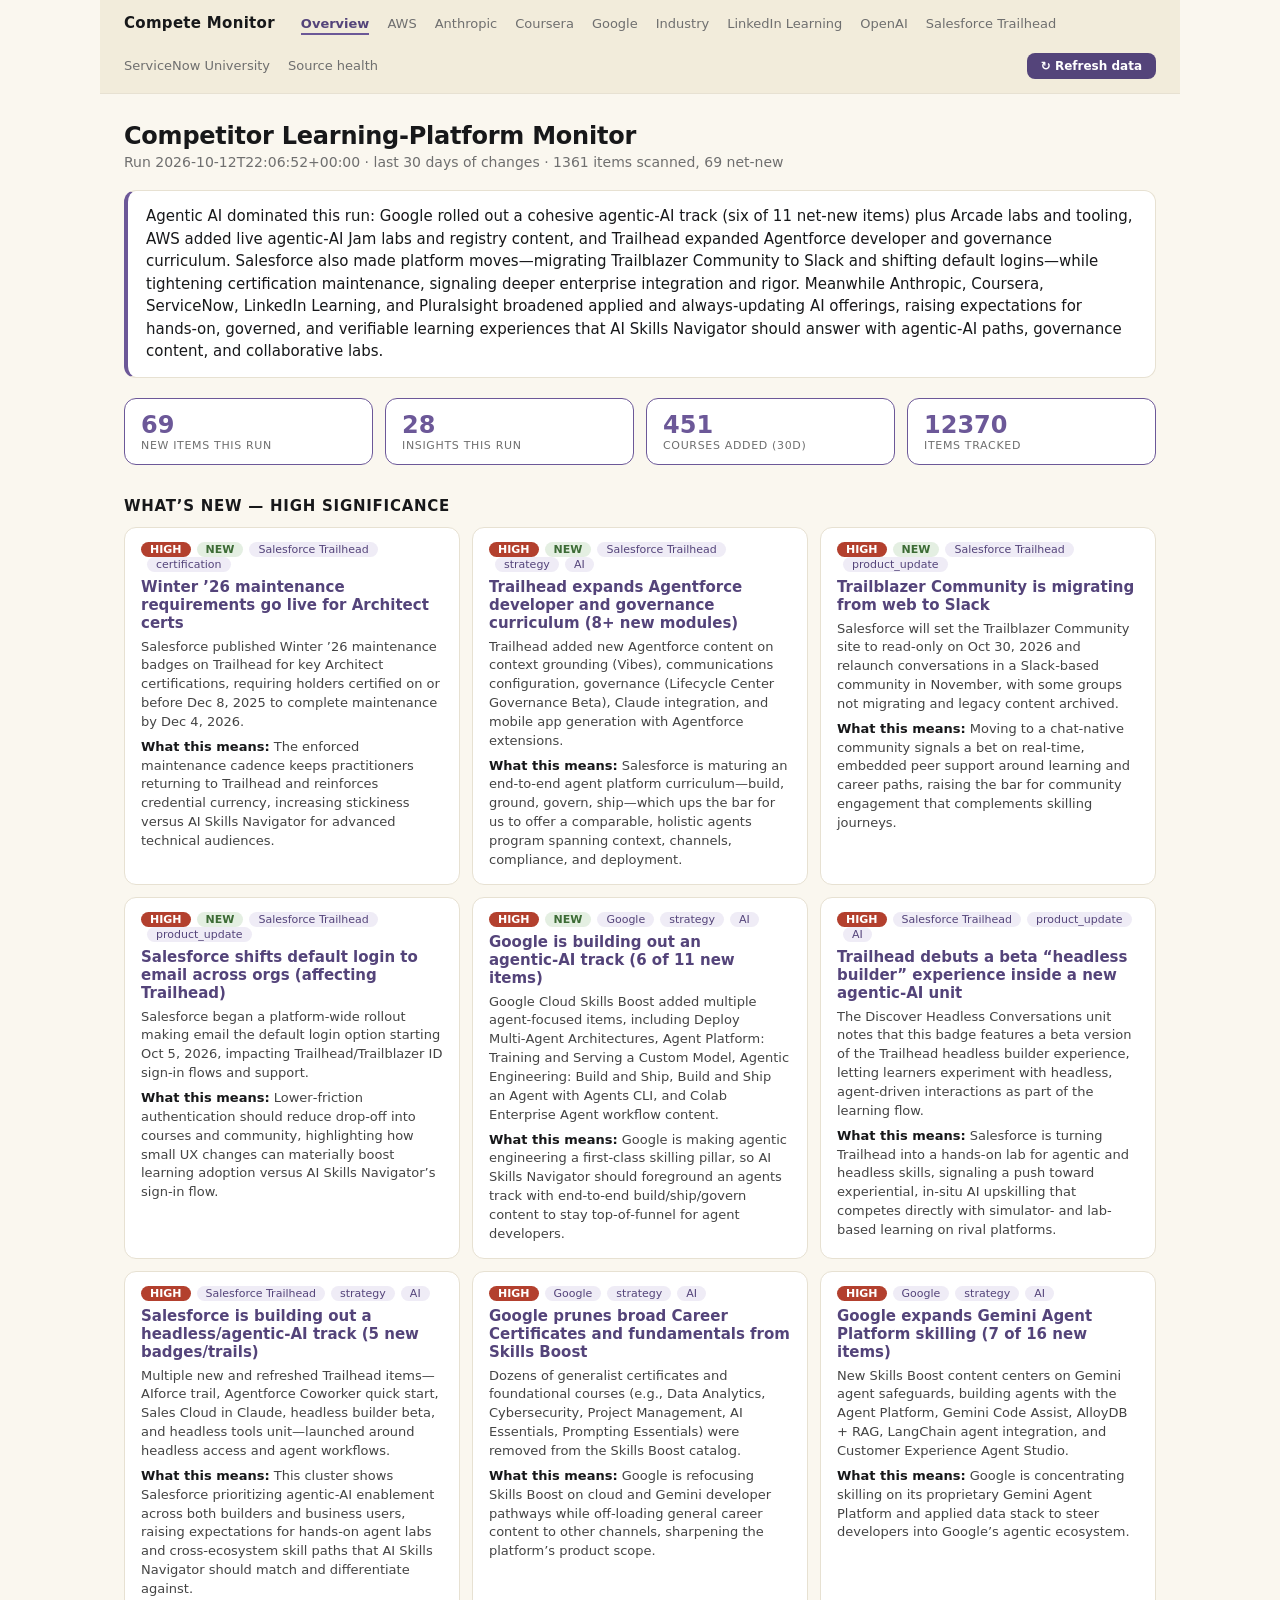
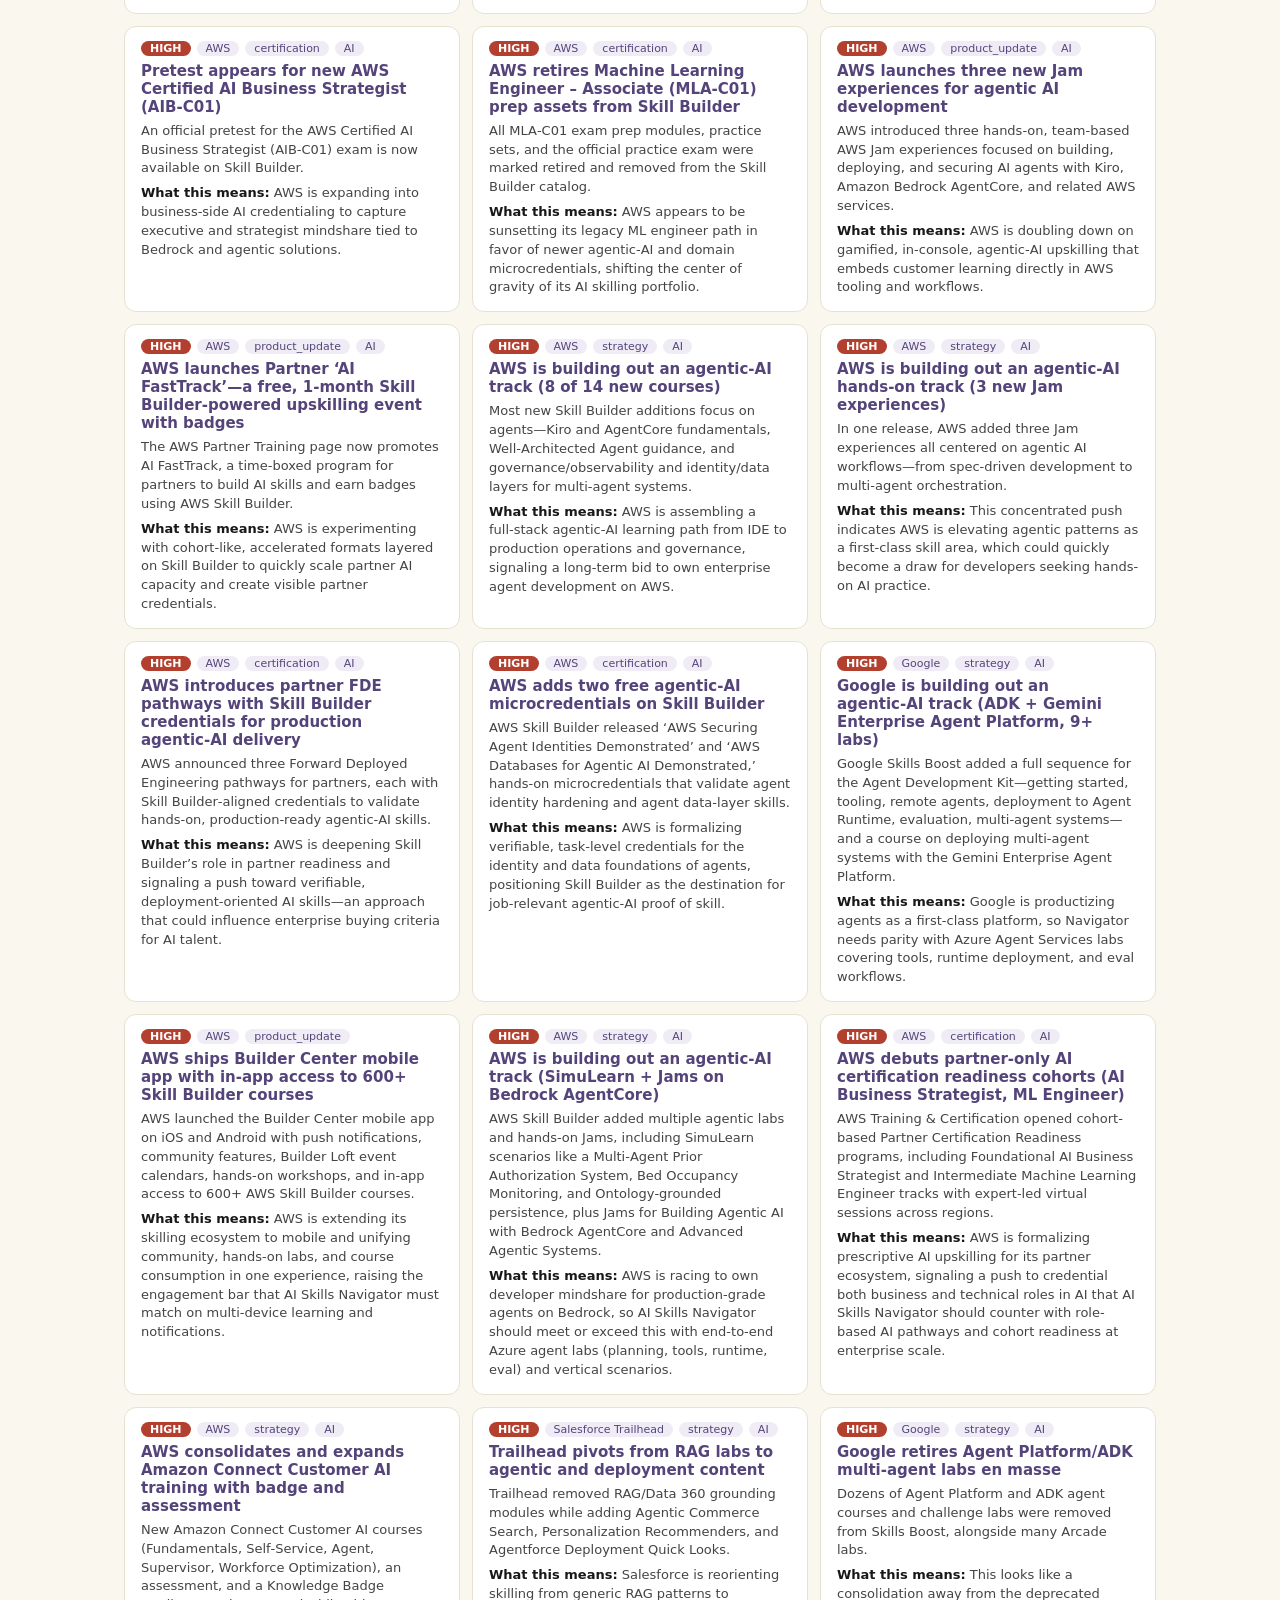
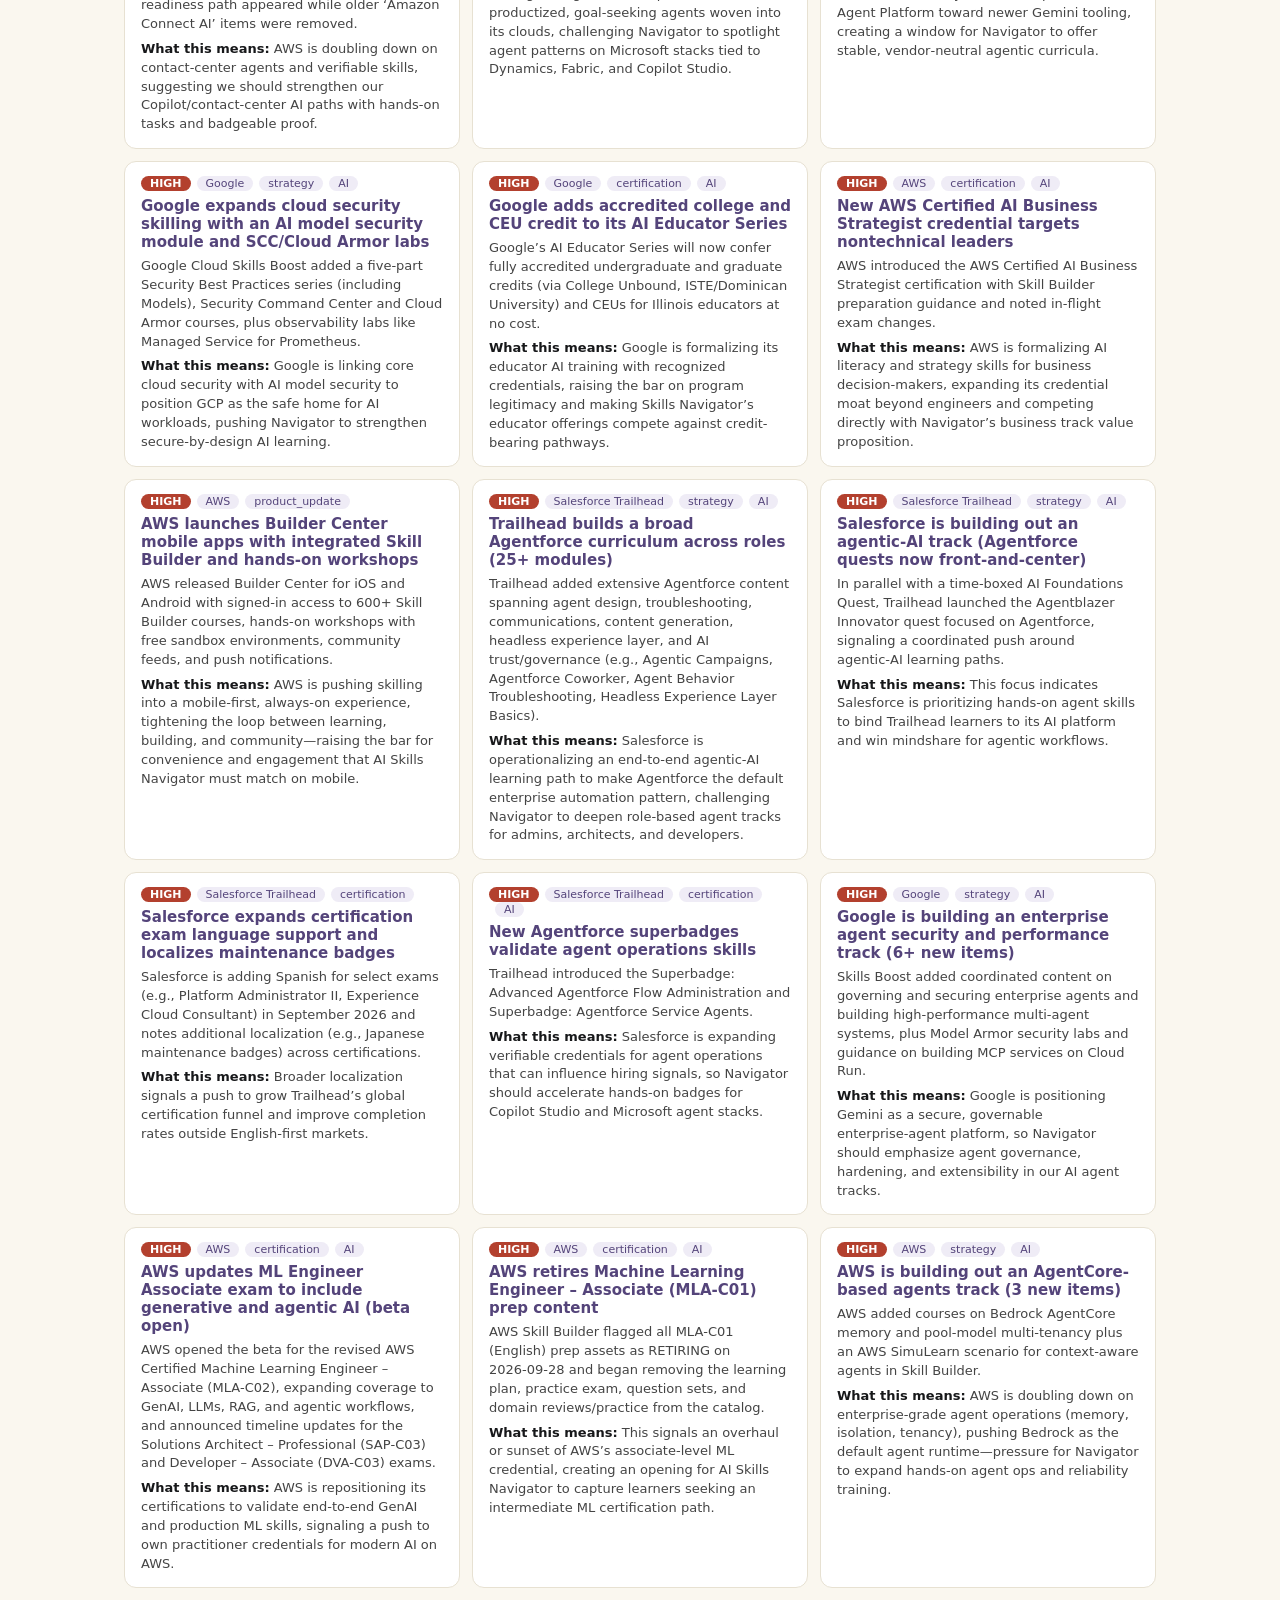
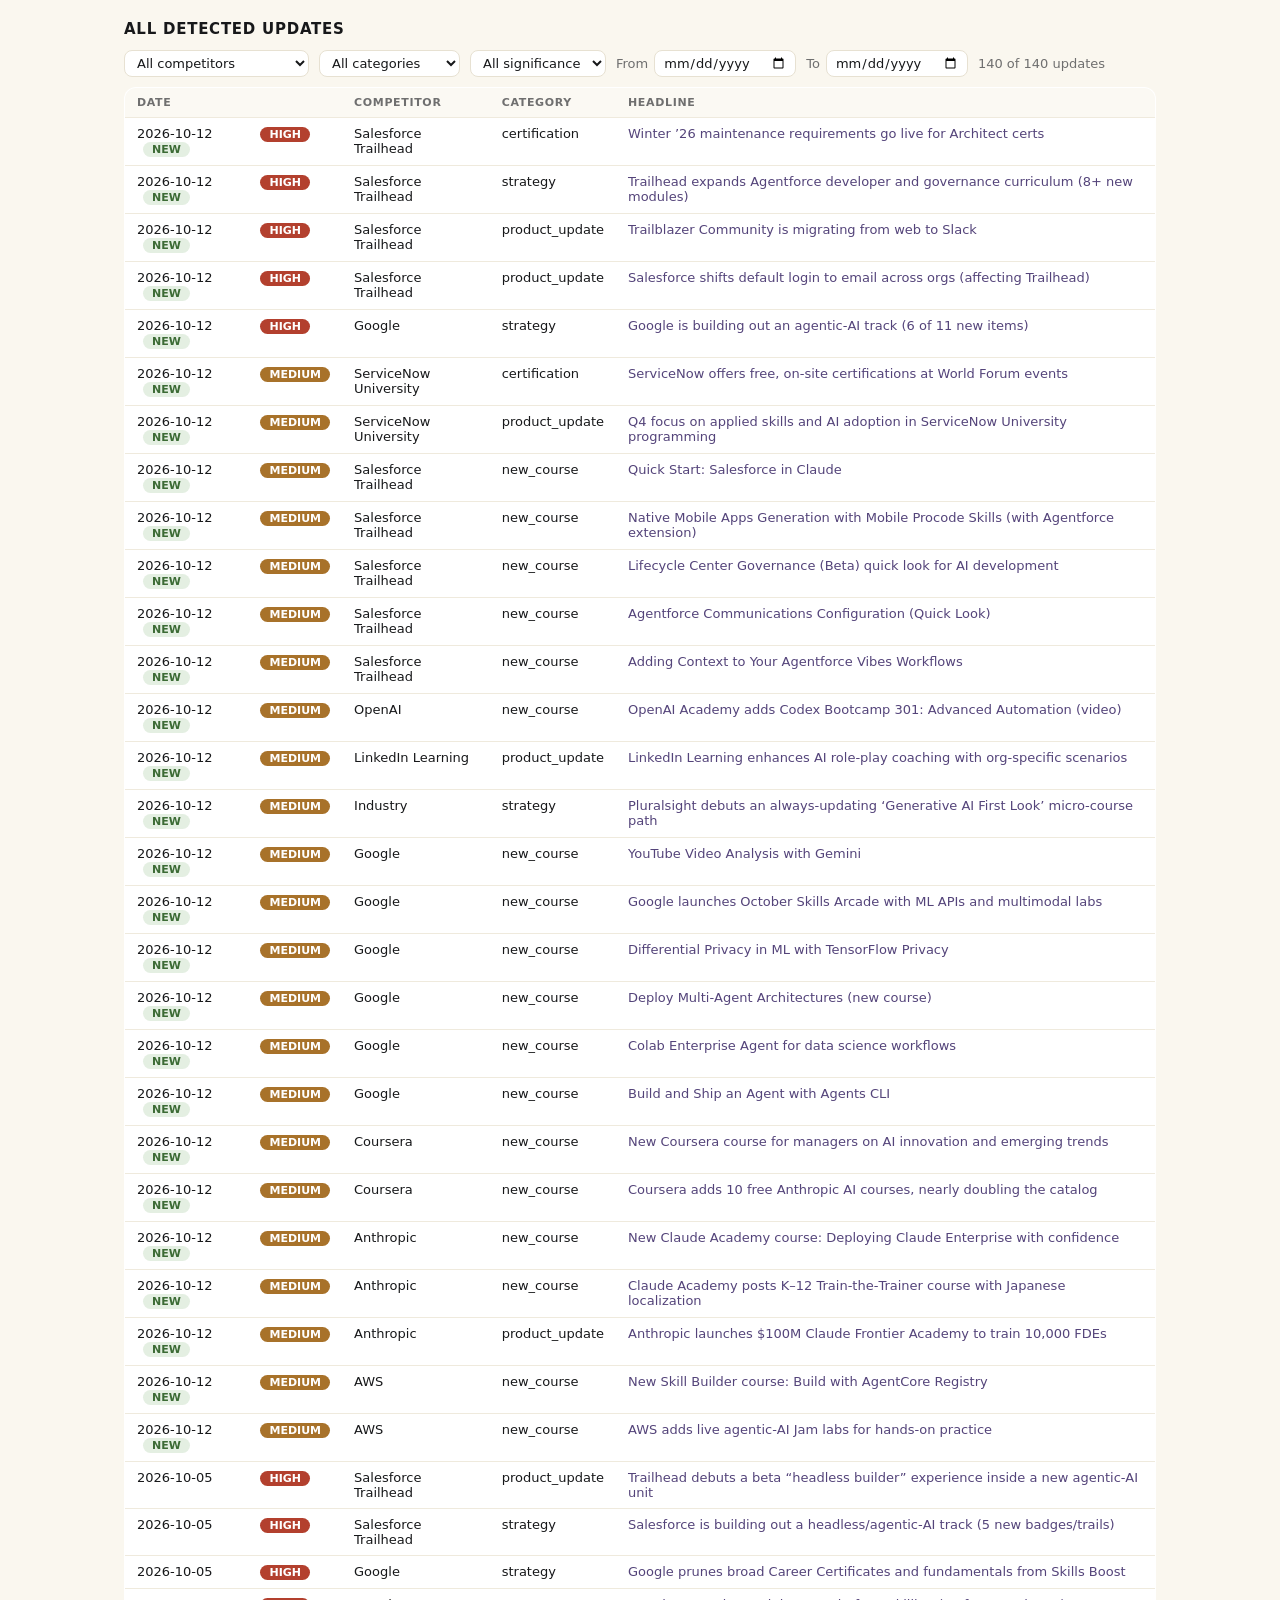
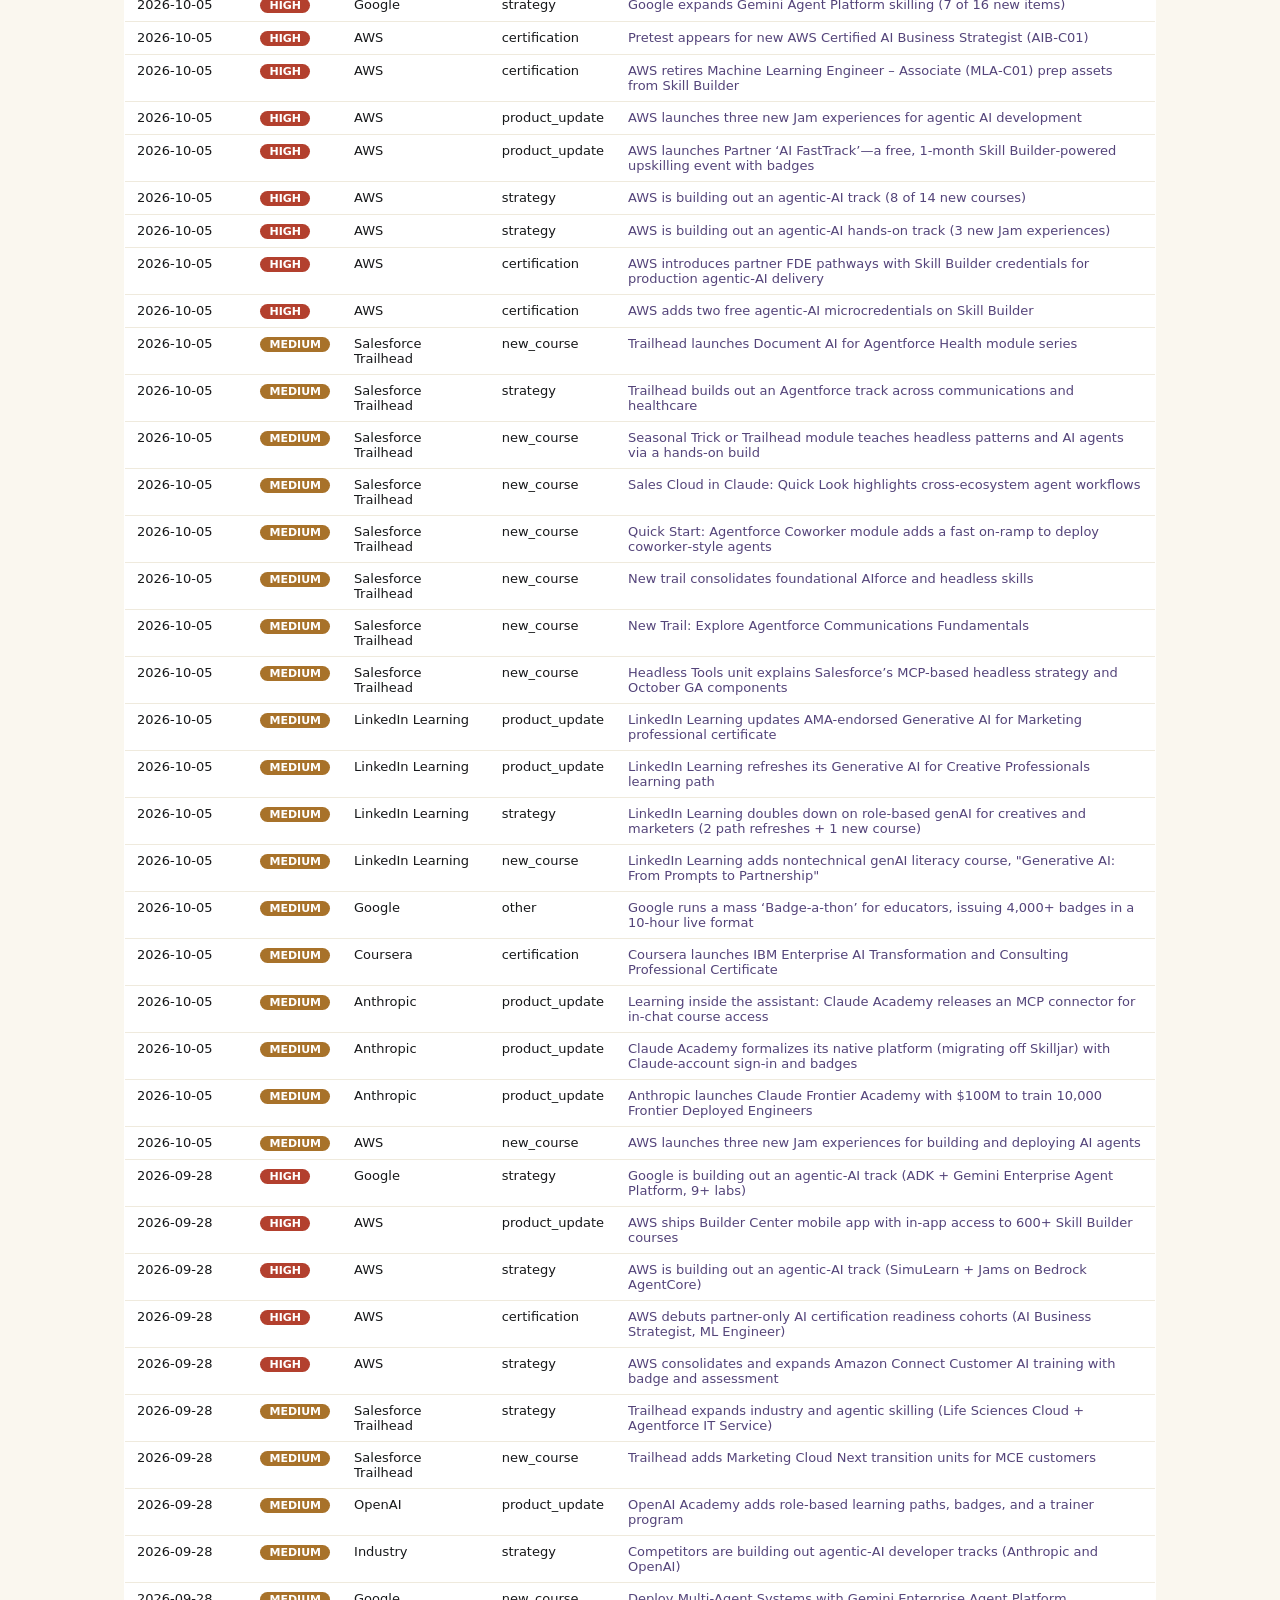
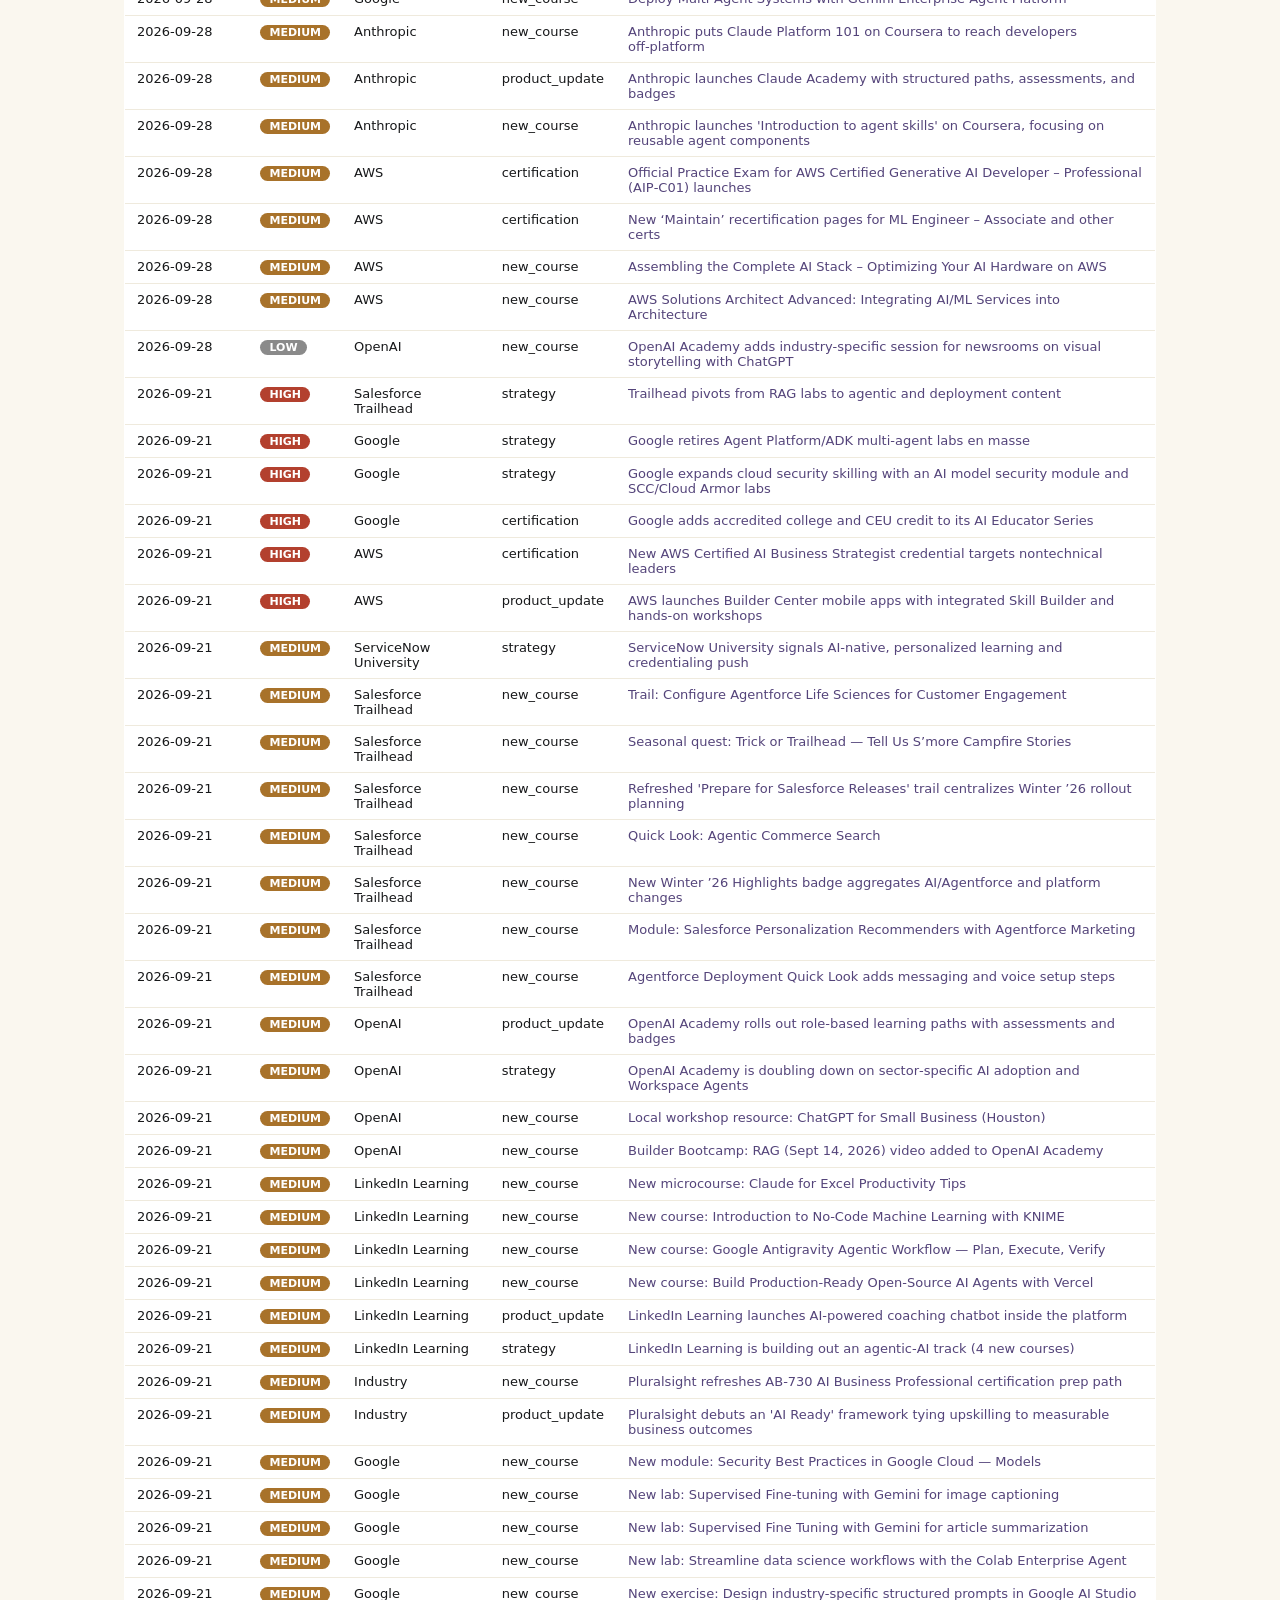
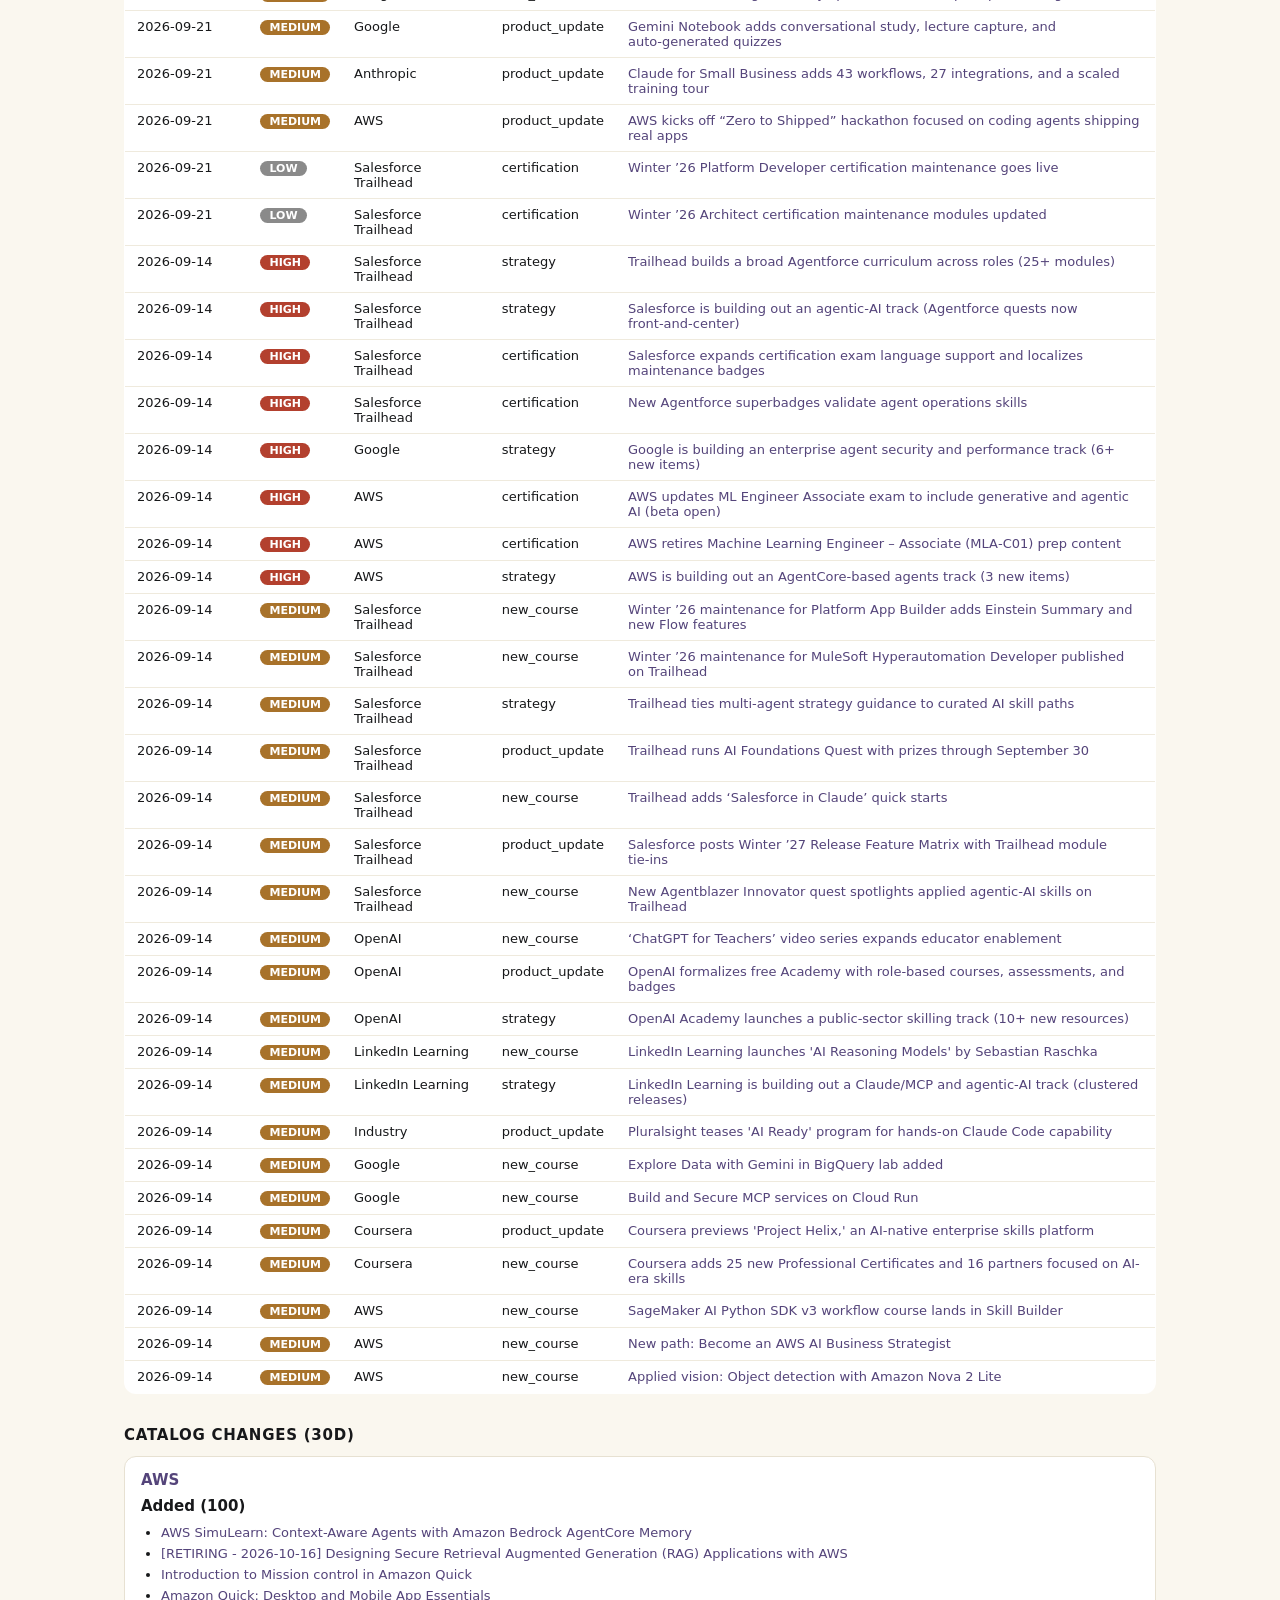
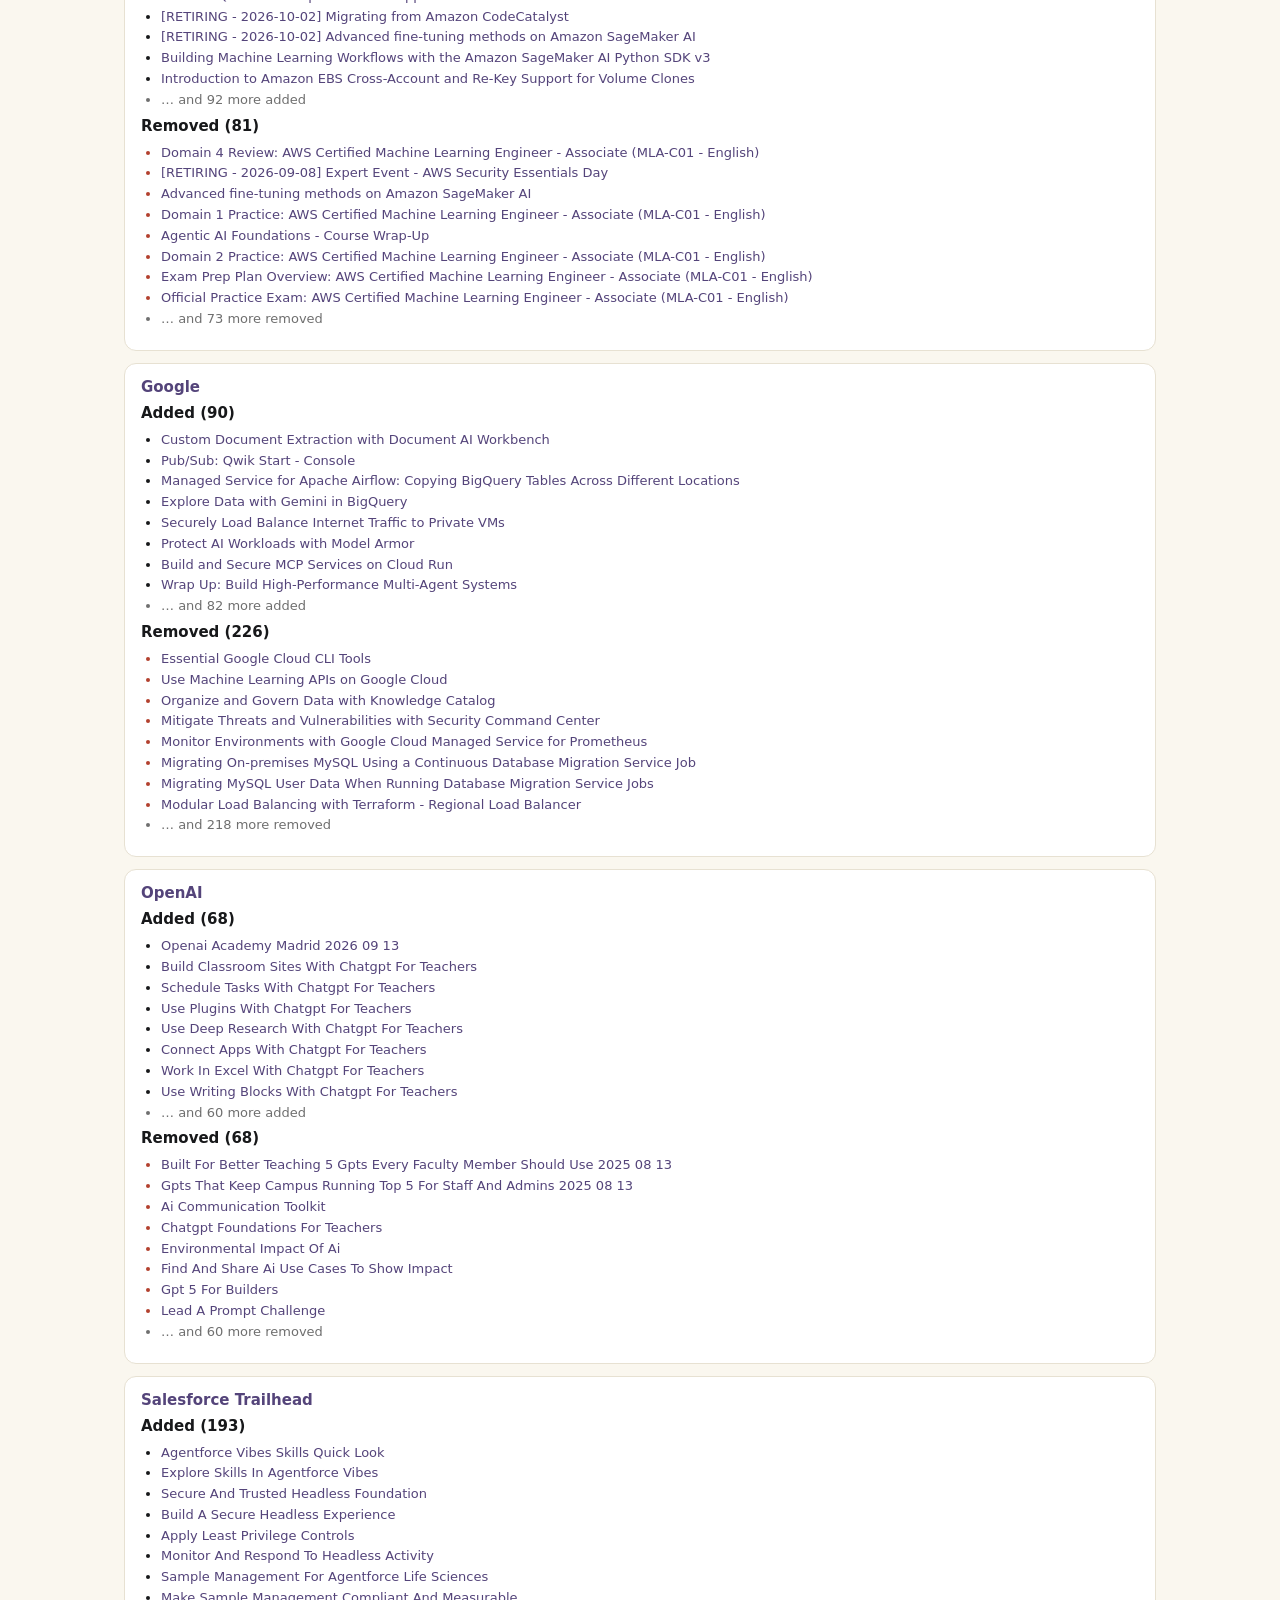
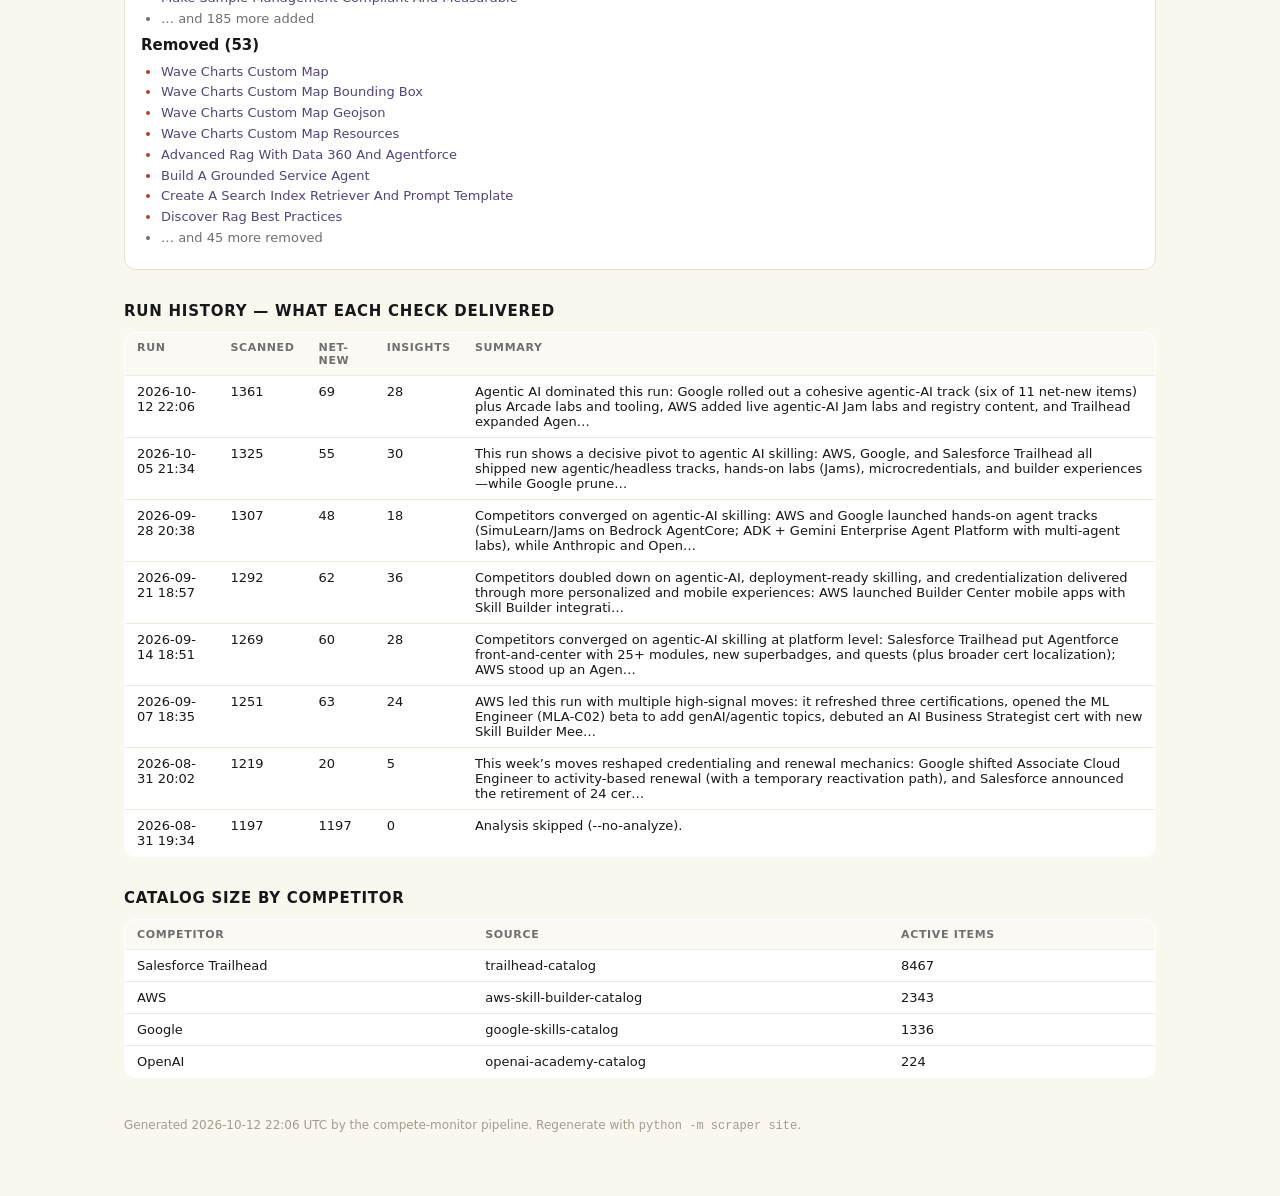
<file: index.html>
<!doctype html>
<html lang="en">
<head>
<meta charset="utf-8">
<meta name="viewport" content="width=device-width, initial-scale=1">
<title>Overview — Compete Monitor</title>
<style>
  :root { color-scheme: light;
          --bg: #faf7ef; --band: #f2ecdb; --card: #ffffff;
          --line: #e7e1d2; --ink: #17181a; --muted: #6f6f6f;
          --teal: #6c5898; --teal-deep: #54447a; --teal-fill: #efecf6;
          --red: #b3402e; --amber: #a8722a; }
  * { box-sizing: border-box; }
  body { margin: 0; font-family: "Segoe UI", -apple-system, system-ui, sans-serif;
         background: var(--bg); color: var(--ink); }
  .wrap { max-width: 1080px; margin: 0 auto; padding: 0 24px 64px; }
  nav { background: var(--band); border-bottom: 1px solid var(--line);
        margin: 0 -24px 28px; padding: 14px 24px;
        display: flex; gap: 18px; flex-wrap: wrap; align-items: baseline; }
  nav .brand { color: var(--ink); font-weight: 700; font-size: 15px;
               letter-spacing: .02em; margin-right: 8px; text-decoration: none; }
  nav a { color: var(--muted); text-decoration: none; font-size: 13px; }
  nav a:hover { color: var(--teal-deep); }
  nav a.active { color: var(--teal-deep); border-bottom: 2px solid var(--teal);
                 padding-bottom: 2px; font-weight: 600; }
  nav .refresh { margin-left: auto; background: var(--teal-deep); color: #fff;
                 border: none; border-radius: 8px; padding: 6px 14px;
                 font-size: 12px; font-weight: 600; cursor: pointer;
                 text-decoration: none; }
  nav .refresh:hover { background: var(--teal); color: #fff; }
  nav button.refresh { font-family: inherit; }
  nav .refresh[disabled] { opacity: .75; cursor: default; }
  h1 { font-size: 24px; margin: 0 0 4px; letter-spacing: -.01em; }
  .sub { color: var(--muted); font-size: 14px; margin-bottom: 20px; }
  .summary { background: var(--card); border: 1px solid var(--line);
             border-left: 4px solid var(--teal); border-radius: 12px;
             padding: 14px 18px; font-size: 15px; line-height: 1.5; }
  .kpis { display: grid; grid-template-columns: repeat(auto-fit, minmax(150px,1fr));
          gap: 12px; margin: 20px 0 8px; }
  .kpi { background: var(--card); border: 1.5px solid var(--teal);
         border-radius: 12px; padding: 12px 16px; }
  .kpi .n { font-size: 24px; font-weight: 700; color: var(--teal);
            font-variant-numeric: tabular-nums; }
  .kpi .l { font-size: 11px; color: var(--muted); text-transform: uppercase;
            letter-spacing: .06em; }
  h2 { font-size: 15px; margin: 32px 0 12px; text-transform: uppercase;
       letter-spacing: .05em; }
  .cards { display: grid; grid-template-columns: repeat(auto-fill, minmax(320px,1fr));
           gap: 12px; }
  .card { background: var(--card); border: 1px solid var(--line);
          border-radius: 12px; padding: 14px 16px; }
  .card .meta { font-size: 12px; margin-bottom: 6px; }
  .badge { display: inline-block; border-radius: 10px; padding: 1px 9px;
           font-size: 11px; font-weight: 600; color: #fff; }
  .chip { display: inline-block; background: var(--teal-fill); border-radius: 10px;
          padding: 1px 9px; font-size: 11px; color: var(--teal-deep);
          margin-left: 6px; }
  .chip.new { background: #e4efe2; color: #3c6b35; font-weight: 700; }
  .card h3 { font-size: 15px; margin: 0 0 6px; }
  .card h3 a, td a, .comp-block a { color: var(--teal-deep); text-decoration: none; }
  .card p { font-size: 13px; color: #444; margin: 0; line-height: 1.45; }
  .card p + p { margin-top: 6px; }
  .card p strong { color: var(--ink); }
  .filters { display: flex; gap: 10px; flex-wrap: wrap; align-items: center;
             margin: 0 0 10px; font-size: 13px; }
  .filters select, .filters input { font: inherit; font-size: 13px;
             padding: 4px 8px; border: 1px solid var(--line);
             border-radius: 8px; background: var(--card); color: var(--ink); }
  .filters label { color: var(--muted); display: flex; gap: 6px;
                   align-items: center; }
  table { width: 100%; border-collapse: collapse; background: var(--card);
          border: 1px solid var(--line); border-radius: 12px; overflow: hidden;
          font-size: 13px; }
  th, td { text-align: left; padding: 8px 12px; border-bottom: 1px solid #efeadd;
           vertical-align: top; }
  th { background: #fbf9f3; font-size: 11px; color: var(--muted);
       text-transform: uppercase; letter-spacing: .06em; }
  tr:last-child td { border-bottom: none; }
  .comp-block { background: var(--card); border: 1px solid var(--line);
                border-radius: 12px; padding: 14px 16px; margin-bottom: 12px; }
  .comp-block h3 { margin: 0 0 8px; font-size: 15px; }
  .comp-block ul { margin: 6px 0; padding-left: 20px; font-size: 13px;
                   line-height: 1.6; }
  .muted { color: var(--muted); font-size: 13px; }
  .removed { color: var(--red); }
  .chart { background: var(--card); border: 1px solid var(--line);
           border-radius: 12px; padding: 14px 16px; margin-bottom: 12px; }
  .legend { font-size: 12px; margin-top: 6px; }
  .legend span { margin-right: 14px; }
  .dot { display: inline-block; width: 9px; height: 9px; border-radius: 5px;
         margin-right: 4px; }
  footer { margin-top: 40px; color: #a39d8d; font-size: 12px; }
</style>
</head>
<body>
<div class="wrap"><nav><a class="brand" href="index.html">Compete Monitor</a><a href="index.html" class="active">Overview</a><a href="competitor-aws.html">AWS</a><a href="competitor-anthropic.html">Anthropic</a><a href="competitor-coursera.html">Coursera</a><a href="competitor-google.html">Google</a><a href="competitor-industry.html">Industry</a><a href="competitor-linkedin-learning.html">LinkedIn Learning</a><a href="competitor-openai.html">OpenAI</a><a href="competitor-salesforce-trailhead.html">Salesforce Trailhead</a><a href="competitor-servicenow-university.html">ServiceNow University</a><a href="sources.html">Source health</a><a class="refresh" href="https://github.com/amyge0510/ASN-Compete-Dashboard/actions/workflows/monitor.yml" target="_blank" rel="noopener" title="Runs a fresh check (takes ~15 minutes); refresh this page afterwards">&#8635; Refresh data</a></nav>
<h1>Competitor Learning-Platform Monitor</h1><div class="sub">Run 2026-10-12T22:06:52+00:00 &middot; last 30 days of changes &middot; 1361 items scanned, 69 net-new</div><div class="summary">Agentic AI dominated this run: Google rolled out a cohesive agentic‑AI track (six of 11 net-new items) plus Arcade labs and tooling, AWS added live agentic‑AI Jam labs and registry content, and Trailhead expanded Agentforce developer and governance curriculum. Salesforce also made platform moves—migrating Trailblazer Community to Slack and shifting default logins—while tightening certification maintenance, signaling deeper enterprise integration and rigor. Meanwhile Anthropic, Coursera, ServiceNow, LinkedIn Learning, and Pluralsight broadened applied and always‑updating AI offerings, raising expectations for hands‑on, governed, and verifiable learning experiences that AI Skills Navigator should answer with agentic‑AI paths, governance content, and collaborative labs.</div><div class="kpis"><div class="kpi"><div class="n">69</div><div class="l">new items this run</div></div><div class="kpi"><div class="n">28</div><div class="l">insights this run</div></div><div class="kpi"><div class="n">451</div><div class="l">courses added (30d)</div></div><div class="kpi"><div class="n">12370</div><div class="l">items tracked</div></div></div><h2>What&rsquo;s new — high significance</h2><div class="cards"><div class="card"><div class="meta"><span class="badge" style="background:#b3402e">HIGH</span><span class="chip new">NEW</span><span class="chip">Salesforce Trailhead</span><span class="chip">certification</span></div><h3><a href="https://help.salesforce.com/s/articleView?id=005299469&amp;language=en_US&amp;type=1">Winter ’26 maintenance requirements go live for Architect certs</a></h3><p>Salesforce published Winter ’26 maintenance badges on Trailhead for key Architect certifications, requiring holders certified on or before Dec 8, 2025 to complete maintenance by Dec 4, 2026.</p><p><strong>What this means:</strong> The enforced maintenance cadence keeps practitioners returning to Trailhead and reinforces credential currency, increasing stickiness versus AI Skills Navigator for advanced technical audiences.</p></div><div class="card"><div class="meta"><span class="badge" style="background:#b3402e">HIGH</span><span class="chip new">NEW</span><span class="chip">Salesforce Trailhead</span><span class="chip">strategy</span><span class="chip">AI</span></div><h3><a href="https://trailhead.salesforce.com/content/learn/modules/adding-context-to-your-agentforce-vibes-workflows">Trailhead expands Agentforce developer and governance curriculum (8+ new modules)</a></h3><p>Trailhead added new Agentforce content on context grounding (Vibes), communications configuration, governance (Lifecycle Center Governance Beta), Claude integration, and mobile app generation with Agentforce extensions.</p><p><strong>What this means:</strong> Salesforce is maturing an end‑to‑end agent platform curriculum—build, ground, govern, ship—which ups the bar for us to offer a comparable, holistic agents program spanning context, channels, compliance, and deployment.</p></div><div class="card"><div class="meta"><span class="badge" style="background:#b3402e">HIGH</span><span class="chip new">NEW</span><span class="chip">Salesforce Trailhead</span><span class="chip">product_update</span></div><h3><a href="https://trailhead.salesforce.com/trailblazer-community/groups/0F930000000blKvCAI">Trailblazer Community is migrating from web to Slack</a></h3><p>Salesforce will set the Trailblazer Community site to read‑only on Oct 30, 2026 and relaunch conversations in a Slack‑based community in November, with some groups not migrating and legacy content archived.</p><p><strong>What this means:</strong> Moving to a chat‑native community signals a bet on real‑time, embedded peer support around learning and career paths, raising the bar for community engagement that complements skilling journeys.</p></div><div class="card"><div class="meta"><span class="badge" style="background:#b3402e">HIGH</span><span class="chip new">NEW</span><span class="chip">Salesforce Trailhead</span><span class="chip">product_update</span></div><h3><a href="https://trailhead.salesforce.com/trailblazer-community/feed/0D5KX00000pQAtd0AG?utm_source=openai">Salesforce shifts default login to email across orgs (affecting Trailhead)</a></h3><p>Salesforce began a platform‑wide rollout making email the default login option starting Oct 5, 2026, impacting Trailhead/Trailblazer ID sign‑in flows and support.</p><p><strong>What this means:</strong> Lower‑friction authentication should reduce drop‑off into courses and community, highlighting how small UX changes can materially boost learning adoption versus AI Skills Navigator’s sign‑in flow.</p></div><div class="card"><div class="meta"><span class="badge" style="background:#b3402e">HIGH</span><span class="chip new">NEW</span><span class="chip">Google</span><span class="chip">strategy</span><span class="chip">AI</span></div><h3><a href="https://www.skills.google/course_templates/1445">Google is building out an agentic‑AI track (6 of 11 new items)</a></h3><p>Google Cloud Skills Boost added multiple agent‑focused items, including Deploy Multi‑Agent Architectures, Agent Platform: Training and Serving a Custom Model, Agentic Engineering: Build and Ship, Build and Ship an Agent with Agents CLI, and Colab Enterprise Agent workflow content.</p><p><strong>What this means:</strong> Google is making agentic engineering a first‑class skilling pillar, so AI Skills Navigator should foreground an agents track with end‑to‑end build/ship/govern content to stay top‑of‑funnel for agent developers.</p></div><div class="card"><div class="meta"><span class="badge" style="background:#b3402e">HIGH</span><span class="chip">Salesforce Trailhead</span><span class="chip">product_update</span><span class="chip">AI</span></div><h3><a href="https://trailhead.salesforce.com/content/learn/modules/headless-360-use-a-conversation-to-build-an-agent/discover-headless-conversations">Trailhead debuts a beta “headless builder” experience inside a new agentic-AI unit</a></h3><p>The Discover Headless Conversations unit notes that this badge features a beta version of the Trailhead headless builder experience, letting learners experiment with headless, agent-driven interactions as part of the learning flow.</p><p><strong>What this means:</strong> Salesforce is turning Trailhead into a hands-on lab for agentic and headless skills, signaling a push toward experiential, in-situ AI upskilling that competes directly with simulator- and lab-based learning on rival platforms.</p></div><div class="card"><div class="meta"><span class="badge" style="background:#b3402e">HIGH</span><span class="chip">Salesforce Trailhead</span><span class="chip">strategy</span><span class="chip">AI</span></div><h3><a href="https://trailhead.salesforce.com/content/learn/trails/get-started-with-aiforce">Salesforce is building out a headless/agentic‑AI track (5 new badges/trails)</a></h3><p>Multiple new and refreshed Trailhead items—AIforce trail, Agentforce Coworker quick start, Sales Cloud in Claude, headless builder beta, and headless tools unit—launched around headless access and agent workflows.</p><p><strong>What this means:</strong> This cluster shows Salesforce prioritizing agentic‑AI enablement across both builders and business users, raising expectations for hands‑on agent labs and cross‑ecosystem skill paths that AI Skills Navigator should match and differentiate against.</p></div><div class="card"><div class="meta"><span class="badge" style="background:#b3402e">HIGH</span><span class="chip">Google</span><span class="chip">strategy</span><span class="chip">AI</span></div><h3><a href="https://www.skills.google/">Google prunes broad Career Certificates and fundamentals from Skills Boost</a></h3><p>Dozens of generalist certificates and foundational courses (e.g., Data Analytics, Cybersecurity, Project Management, AI Essentials, Prompting Essentials) were removed from the Skills Boost catalog.</p><p><strong>What this means:</strong> Google is refocusing Skills Boost on cloud and Gemini developer pathways while off‑loading general career content to other channels, sharpening the platform’s product scope.</p></div><div class="card"><div class="meta"><span class="badge" style="background:#b3402e">HIGH</span><span class="chip">Google</span><span class="chip">strategy</span><span class="chip">AI</span></div><h3><a href="https://www.skills.google/focuses/90070">Google expands Gemini Agent Platform skilling (7 of 16 new items)</a></h3><p>New Skills Boost content centers on Gemini agent safeguards, building agents with the Agent Platform, Gemini Code Assist, AlloyDB + RAG, LangChain agent integration, and Customer Experience Agent Studio.</p><p><strong>What this means:</strong> Google is concentrating skilling on its proprietary Gemini Agent Platform and applied data stack to steer developers into Google’s agentic ecosystem.</p></div><div class="card"><div class="meta"><span class="badge" style="background:#b3402e">HIGH</span><span class="chip">AWS</span><span class="chip">certification</span><span class="chip">AI</span></div><h3><a href="https://skillbuilder.aws/learn/4RWJPR43TB/official-pretest-aws-certified-ai-business-strategist-aibc01--english/95NK9BHSXT">Pretest appears for new AWS Certified AI Business Strategist (AIB‑C01)</a></h3><p>An official pretest for the AWS Certified AI Business Strategist (AIB‑C01) exam is now available on Skill Builder.</p><p><strong>What this means:</strong> AWS is expanding into business‑side AI credentialing to capture executive and strategist mindshare tied to Bedrock and agentic solutions.</p></div><div class="card"><div class="meta"><span class="badge" style="background:#b3402e">HIGH</span><span class="chip">AWS</span><span class="chip">certification</span><span class="chip">AI</span></div><h3><a href="https://skillbuilder.aws/">AWS retires Machine Learning Engineer – Associate (MLA‑C01) prep assets from Skill Builder</a></h3><p>All MLA‑C01 exam prep modules, practice sets, and the official practice exam were marked retired and removed from the Skill Builder catalog.</p><p><strong>What this means:</strong> AWS appears to be sunsetting its legacy ML engineer path in favor of newer agentic‑AI and domain microcredentials, shifting the center of gravity of its AI skilling portfolio.</p></div><div class="card"><div class="meta"><span class="badge" style="background:#b3402e">HIGH</span><span class="chip">AWS</span><span class="chip">product_update</span><span class="chip">AI</span></div><h3><a href="https://aws.amazon.com/blogs/training-and-certification/build-deploy-and-harden-ai-agents-three-new-aws-jam-experiences-now-available/">AWS launches three new Jam experiences for agentic AI development</a></h3><p>AWS introduced three hands-on, team-based AWS Jam experiences focused on building, deploying, and securing AI agents with Kiro, Amazon Bedrock AgentCore, and related AWS services.</p><p><strong>What this means:</strong> AWS is doubling down on gamified, in-console, agentic‑AI upskilling that embeds customer learning directly in AWS tooling and workflows.</p></div><div class="card"><div class="meta"><span class="badge" style="background:#b3402e">HIGH</span><span class="chip">AWS</span><span class="chip">product_update</span><span class="chip">AI</span></div><h3><a href="https://aws.amazon.com/partners/training/">AWS launches Partner ‘AI FastTrack’—a free, 1‑month Skill Builder‑powered upskilling event with badges</a></h3><p>The AWS Partner Training page now promotes AI FastTrack, a time‑boxed program for partners to build AI skills and earn badges using AWS Skill Builder.</p><p><strong>What this means:</strong> AWS is experimenting with cohort‑like, accelerated formats layered on Skill Builder to quickly scale partner AI capacity and create visible partner credentials.</p></div><div class="card"><div class="meta"><span class="badge" style="background:#b3402e">HIGH</span><span class="chip">AWS</span><span class="chip">strategy</span><span class="chip">AI</span></div><h3><a href="https://skillbuilder.aws/learn/W5AEZ7KY9V/introduction-to-aws-wellarchitected-agent/96Y88K2FTV">AWS is building out an agentic‑AI track (8 of 14 new courses)</a></h3><p>Most new Skill Builder additions focus on agents—Kiro and AgentCore fundamentals, Well‑Architected Agent guidance, and governance/observability and identity/data layers for multi‑agent systems.</p><p><strong>What this means:</strong> AWS is assembling a full‑stack agentic‑AI learning path from IDE to production operations and governance, signaling a long‑term bid to own enterprise agent development on AWS.</p></div><div class="card"><div class="meta"><span class="badge" style="background:#b3402e">HIGH</span><span class="chip">AWS</span><span class="chip">strategy</span><span class="chip">AI</span></div><h3><a href="https://aws.amazon.com/blogs/training-and-certification/">AWS is building out an agentic-AI hands-on track (3 new Jam experiences)</a></h3><p>In one release, AWS added three Jam experiences all centered on agentic AI workflows—from spec-driven development to multi-agent orchestration.</p><p><strong>What this means:</strong> This concentrated push indicates AWS is elevating agentic patterns as a first-class skill area, which could quickly become a draw for developers seeking hands-on AI practice.</p></div><div class="card"><div class="meta"><span class="badge" style="background:#b3402e">HIGH</span><span class="chip">AWS</span><span class="chip">certification</span><span class="chip">AI</span></div><h3><a href="https://aws.amazon.com/blogs/apn/category/post-types/announcements/">AWS introduces partner FDE pathways with Skill Builder credentials for production agentic‑AI delivery</a></h3><p>AWS announced three Forward Deployed Engineering pathways for partners, each with Skill Builder‑aligned credentials to validate hands‑on, production‑ready agentic‑AI skills.</p><p><strong>What this means:</strong> AWS is deepening Skill Builder’s role in partner readiness and signaling a push toward verifiable, deployment‑oriented AI skills—an approach that could influence enterprise buying criteria for AI talent.</p></div><div class="card"><div class="meta"><span class="badge" style="background:#b3402e">HIGH</span><span class="chip">AWS</span><span class="chip">certification</span><span class="chip">AI</span></div><h3><a href="https://aws.amazon.com/blogs/training-and-certification/prove-your-agentic-ai-skills-two-new-microcredentials-now-available/">AWS adds two free agentic‑AI microcredentials on Skill Builder</a></h3><p>AWS Skill Builder released ‘AWS Securing Agent Identities Demonstrated’ and ‘AWS Databases for Agentic AI Demonstrated,’ hands‑on microcredentials that validate agent identity hardening and agent data-layer skills.</p><p><strong>What this means:</strong> AWS is formalizing verifiable, task‑level credentials for the identity and data foundations of agents, positioning Skill Builder as the destination for job‑relevant agentic‑AI proof of skill.</p></div><div class="card"><div class="meta"><span class="badge" style="background:#b3402e">HIGH</span><span class="chip">Google</span><span class="chip">strategy</span><span class="chip">AI</span></div><h3><a href="https://www.skills.google/course_templates/1275">Google is building out an agentic‑AI track (ADK + Gemini Enterprise Agent Platform, 9+ labs)</a></h3><p>Google Skills Boost added a full sequence for the Agent Development Kit—getting started, tooling, remote agents, deployment to Agent Runtime, evaluation, multi‑agent systems—and a course on deploying multi‑agent systems with the Gemini Enterprise Agent Platform.</p><p><strong>What this means:</strong> Google is productizing agents as a first‑class platform, so Navigator needs parity with Azure Agent Services labs covering tools, runtime deployment, and eval workflows.</p></div><div class="card"><div class="meta"><span class="badge" style="background:#b3402e">HIGH</span><span class="chip">AWS</span><span class="chip">product_update</span></div><h3><a href="https://aws.amazon.com/about-aws/whats-new/2026/09/aws-builder-center-now-available-as-mobile-app/">AWS ships Builder Center mobile app with in‑app access to 600+ Skill Builder courses</a></h3><p>AWS launched the Builder Center mobile app on iOS and Android with push notifications, community features, Builder Loft event calendars, hands-on workshops, and in‑app access to 600+ AWS Skill Builder courses.</p><p><strong>What this means:</strong> AWS is extending its skilling ecosystem to mobile and unifying community, hands‑on labs, and course consumption in one experience, raising the engagement bar that AI Skills Navigator must match on multi‑device learning and notifications.</p></div><div class="card"><div class="meta"><span class="badge" style="background:#b3402e">HIGH</span><span class="chip">AWS</span><span class="chip">strategy</span><span class="chip">AI</span></div><h3><a href="https://skillbuilder.aws/learn/PERHND6KCZ/aws-jam--building-agentic-ai-with-amazon-bedrock-agentcore/35TP95Y4RY">AWS is building out an agentic‑AI track (SimuLearn + Jams on Bedrock AgentCore)</a></h3><p>AWS Skill Builder added multiple agentic labs and hands‑on Jams, including SimuLearn scenarios like a Multi‑Agent Prior Authorization System, Bed Occupancy Monitoring, and Ontology‑grounded persistence, plus Jams for Building Agentic AI with Bedrock AgentCore and Advanced Agentic Systems.</p><p><strong>What this means:</strong> AWS is racing to own developer mindshare for production‑grade agents on Bedrock, so AI Skills Navigator should meet or exceed this with end‑to‑end Azure agent labs (planning, tools, runtime, eval) and vertical scenarios.</p></div><div class="card"><div class="meta"><span class="badge" style="background:#b3402e">HIGH</span><span class="chip">AWS</span><span class="chip">certification</span><span class="chip">AI</span></div><h3><a href="https://aws.amazon.com/partners/training/certification/">AWS debuts partner-only AI certification readiness cohorts (AI Business Strategist, ML Engineer)</a></h3><p>AWS Training &amp; Certification opened cohort-based Partner Certification Readiness programs, including Foundational AI Business Strategist and Intermediate Machine Learning Engineer tracks with expert-led virtual sessions across regions.</p><p><strong>What this means:</strong> AWS is formalizing prescriptive AI upskilling for its partner ecosystem, signaling a push to credential both business and technical roles in AI that AI Skills Navigator should counter with role-based AI pathways and cohort readiness at enterprise scale.</p></div><div class="card"><div class="meta"><span class="badge" style="background:#b3402e">HIGH</span><span class="chip">AWS</span><span class="chip">strategy</span><span class="chip">AI</span></div><h3><a href="https://skillbuilder.aws/learning-plan/C75KRNZ9N7/amazon-connect-customer-ai-fundamentals--knowledge-badge-readiness-path/D56C11BKKD">AWS consolidates and expands Amazon Connect Customer AI training with badge and assessment</a></h3><p>New Amazon Connect Customer AI courses (Fundamentals, Self‑Service, Agent, Supervisor, Workforce Optimization), an assessment, and a Knowledge Badge readiness path appeared while older ‘Amazon Connect AI’ items were removed.</p><p><strong>What this means:</strong> AWS is doubling down on contact‑center agents and verifiable skills, suggesting we should strengthen our Copilot/contact‑center AI paths with hands‑on tasks and badgeable proof.</p></div><div class="card"><div class="meta"><span class="badge" style="background:#b3402e">HIGH</span><span class="chip">Salesforce Trailhead</span><span class="chip">strategy</span><span class="chip">AI</span></div><h3><a href="https://trailhead.salesforce.com/content/learn/modules/agentic-commerce-search-quick-look">Trailhead pivots from RAG labs to agentic and deployment content</a></h3><p>Trailhead removed RAG/Data 360 grounding modules while adding Agentic Commerce Search, Personalization Recommenders, and Agentforce Deployment Quick Looks.</p><p><strong>What this means:</strong> Salesforce is reorienting skilling from generic RAG patterns to productized, goal‑seeking agents woven into its clouds, challenging Navigator to spotlight agent patterns on Microsoft stacks tied to Dynamics, Fabric, and Copilot Studio.</p></div><div class="card"><div class="meta"><span class="badge" style="background:#b3402e">HIGH</span><span class="chip">Google</span><span class="chip">strategy</span><span class="chip">AI</span></div><h3><a href="https://www.skills.google/">Google retires Agent Platform/ADK multi-agent labs en masse</a></h3><p>Dozens of Agent Platform and ADK agent courses and challenge labs were removed from Skills Boost, alongside many Arcade labs.</p><p><strong>What this means:</strong> This looks like a consolidation away from the deprecated Agent Platform toward newer Gemini tooling, creating a window for Navigator to offer stable, vendor‑neutral agentic curricula.</p></div><div class="card"><div class="meta"><span class="badge" style="background:#b3402e">HIGH</span><span class="chip">Google</span><span class="chip">strategy</span><span class="chip">AI</span></div><h3><a href="https://www.skills.google/course_templates/1895">Google expands cloud security skilling with an AI model security module and SCC/Cloud Armor labs</a></h3><p>Google Cloud Skills Boost added a five‑part Security Best Practices series (including Models), Security Command Center and Cloud Armor courses, plus observability labs like Managed Service for Prometheus.</p><p><strong>What this means:</strong> Google is linking core cloud security with AI model security to position GCP as the safe home for AI workloads, pushing Navigator to strengthen secure‑by‑design AI learning.</p></div><div class="card"><div class="meta"><span class="badge" style="background:#b3402e">HIGH</span><span class="chip">Google</span><span class="chip">certification</span><span class="chip">AI</span></div><h3><a href="https://blog.google/products-and-platforms/products/education/college-credit-ai-educator-series/">Google adds accredited college and CEU credit to its AI Educator Series</a></h3><p>Google’s AI Educator Series will now confer fully accredited undergraduate and graduate credits (via College Unbound, ISTE/Dominican University) and CEUs for Illinois educators at no cost.</p><p><strong>What this means:</strong> Google is formalizing its educator AI training with recognized credentials, raising the bar on program legitimacy and making Skills Navigator’s educator offerings compete against credit-bearing pathways.</p></div><div class="card"><div class="meta"><span class="badge" style="background:#b3402e">HIGH</span><span class="chip">AWS</span><span class="chip">certification</span><span class="chip">AI</span></div><h3><a href="https://builder.aws.com/content/3JTUwe7A9dlfH5x0kPS4cJAyCMo/aws-certification-updates-you-might-have-missed-september-2026">New AWS Certified AI Business Strategist credential targets nontechnical leaders</a></h3><p>AWS introduced the AWS Certified AI Business Strategist certification with Skill Builder preparation guidance and noted in-flight exam changes.</p><p><strong>What this means:</strong> AWS is formalizing AI literacy and strategy skills for business decision-makers, expanding its credential moat beyond engineers and competing directly with Navigator’s business track value proposition.</p></div><div class="card"><div class="meta"><span class="badge" style="background:#b3402e">HIGH</span><span class="chip">AWS</span><span class="chip">product_update</span></div><h3><a href="https://aws.amazon.com/blogs/aws/aws-weekly-roundup-aws-builder-center-mobile-apps-amazon-connect-talent-ga-amazon-corretto-27-and-more-september-14-2026/">AWS launches Builder Center mobile apps with integrated Skill Builder and hands-on workshops</a></h3><p>AWS released Builder Center for iOS and Android with signed-in access to 600+ Skill Builder courses, hands-on workshops with free sandbox environments, community feeds, and push notifications.</p><p><strong>What this means:</strong> AWS is pushing skilling into a mobile-first, always-on experience, tightening the loop between learning, building, and community—raising the bar for convenience and engagement that AI Skills Navigator must match on mobile.</p></div><div class="card"><div class="meta"><span class="badge" style="background:#b3402e">HIGH</span><span class="chip">Salesforce Trailhead</span><span class="chip">strategy</span><span class="chip">AI</span></div><h3><a href="https://trailhead.salesforce.com/content/learn/modules/agentic-campaigns">Trailhead builds a broad Agentforce curriculum across roles (25+ modules)</a></h3><p>Trailhead added extensive Agentforce content spanning agent design, troubleshooting, communications, content generation, headless experience layer, and AI trust/governance (e.g., Agentic Campaigns, Agentforce Coworker, Agent Behavior Troubleshooting, Headless Experience Layer Basics).</p><p><strong>What this means:</strong> Salesforce is operationalizing an end‑to‑end agentic‑AI learning path to make Agentforce the default enterprise automation pattern, challenging Navigator to deepen role‑based agent tracks for admins, architects, and developers.</p></div><div class="card"><div class="meta"><span class="badge" style="background:#b3402e">HIGH</span><span class="chip">Salesforce Trailhead</span><span class="chip">strategy</span><span class="chip">AI</span></div><h3><a href="https://trailhead.salesforce.com/users/teamtrailhead/trailmixes/quest-become-an-agentblazer-innovator-sept-nov-26">Salesforce is building out an agentic‑AI track (Agentforce quests now front‑and‑center)</a></h3><p>In parallel with a time‑boxed AI Foundations Quest, Trailhead launched the Agentblazer Innovator quest focused on Agentforce, signaling a coordinated push around agentic‑AI learning paths.</p><p><strong>What this means:</strong> This focus indicates Salesforce is prioritizing hands‑on agent skills to bind Trailhead learners to its AI platform and win mindshare for agentic workflows.</p></div><div class="card"><div class="meta"><span class="badge" style="background:#b3402e">HIGH</span><span class="chip">Salesforce Trailhead</span><span class="chip">certification</span></div><h3><a href="https://help.salesforce.com/s/articleView?id=005321511&amp;language=en_US&amp;type=1">Salesforce expands certification exam language support and localizes maintenance badges</a></h3><p>Salesforce is adding Spanish for select exams (e.g., Platform Administrator II, Experience Cloud Consultant) in September 2026 and notes additional localization (e.g., Japanese maintenance badges) across certifications.</p><p><strong>What this means:</strong> Broader localization signals a push to grow Trailhead’s global certification funnel and improve completion rates outside English‑first markets.</p></div><div class="card"><div class="meta"><span class="badge" style="background:#b3402e">HIGH</span><span class="chip">Salesforce Trailhead</span><span class="chip">certification</span><span class="chip">AI</span></div><h3><a href="https://trailhead.salesforce.com/content/learn/superbadges/superbadge-advanced-agentforce-flow-administration">New Agentforce superbadges validate agent operations skills</a></h3><p>Trailhead introduced the Superbadge: Advanced Agentforce Flow Administration and Superbadge: Agentforce Service Agents.</p><p><strong>What this means:</strong> Salesforce is expanding verifiable credentials for agent operations that can influence hiring signals, so Navigator should accelerate hands‑on badges for Copilot Studio and Microsoft agent stacks.</p></div><div class="card"><div class="meta"><span class="badge" style="background:#b3402e">HIGH</span><span class="chip">Google</span><span class="chip">strategy</span><span class="chip">AI</span></div><h3><a href="https://www.skills.google/course_templates/1887">Google is building an enterprise agent security and performance track (6+ new items)</a></h3><p>Skills Boost added coordinated content on governing and securing enterprise agents and building high‑performance multi‑agent systems, plus Model Armor security labs and guidance on building MCP services on Cloud Run.</p><p><strong>What this means:</strong> Google is positioning Gemini as a secure, governable enterprise‑agent platform, so Navigator should emphasize agent governance, hardening, and extensibility in our AI agent tracks.</p></div><div class="card"><div class="meta"><span class="badge" style="background:#b3402e">HIGH</span><span class="chip">AWS</span><span class="chip">certification</span><span class="chip">AI</span></div><h3><a href="https://aws.amazon.com/jp/blogs/news/september-2026-new-offerings/">AWS updates ML Engineer Associate exam to include generative and agentic AI (beta open)</a></h3><p>AWS opened the beta for the revised AWS Certified Machine Learning Engineer – Associate (MLA‑C02), expanding coverage to GenAI, LLMs, RAG, and agentic workflows, and announced timeline updates for the Solutions Architect – Professional (SAP‑C03) and Developer – Associate (DVA‑C03) exams.</p><p><strong>What this means:</strong> AWS is repositioning its certifications to validate end‑to‑end GenAI and production ML skills, signaling a push to own practitioner credentials for modern AI on AWS.</p></div><div class="card"><div class="meta"><span class="badge" style="background:#b3402e">HIGH</span><span class="chip">AWS</span><span class="chip">certification</span><span class="chip">AI</span></div><h3><a href="https://skillbuilder.aws/learning-plan/A2FGY8CH1P/retiring--20260928-exam-prep-plan-aws-certified-machine-learning-engineer--associate-mlac01--english/3YFU86SSKN">AWS retires Machine Learning Engineer – Associate (MLA‑C01) prep content</a></h3><p>AWS Skill Builder flagged all MLA‑C01 (English) prep assets as RETIRING on 2026‑09‑28 and began removing the learning plan, practice exam, question sets, and domain reviews/practice from the catalog.</p><p><strong>What this means:</strong> This signals an overhaul or sunset of AWS’s associate‑level ML credential, creating an opening for AI Skills Navigator to capture learners seeking an intermediate ML certification path.</p></div><div class="card"><div class="meta"><span class="badge" style="background:#b3402e">HIGH</span><span class="chip">AWS</span><span class="chip">strategy</span><span class="chip">AI</span></div><h3><a href="https://skillbuilder.aws/learn/JE1XQ7D1QK/shared-infrastructure-isolated-tenants-pool-model-multitenancy-with-amazon-bedrock-agentcore/SURTNG4MAM">AWS is building out an AgentCore-based agents track (3 new items)</a></h3><p>AWS added courses on Bedrock AgentCore memory and pool‑model multi‑tenancy plus an AWS SimuLearn scenario for context‑aware agents in Skill Builder.</p><p><strong>What this means:</strong> AWS is doubling down on enterprise‑grade agent operations (memory, isolation, tenancy), pushing Bedrock as the default agent runtime—pressure for Navigator to expand hands‑on agent ops and reliability training.</p></div></div><h2>All detected updates</h2><div class="filters"><select id="f-comp"><option value="">All competitors</option><option>AWS</option><option>Anthropic</option><option>Coursera</option><option>Google</option><option>Industry</option><option>LinkedIn Learning</option><option>OpenAI</option><option>Salesforce Trailhead</option><option>ServiceNow University</option></select><select id="f-cat"><option value="">All categories</option><option>certification</option><option>new_course</option><option>other</option><option>product_update</option><option>strategy</option></select><select id="f-sig"><option value="">All significance</option><option value="high">High</option><option value="medium">Medium</option><option value="low">Low</option></select><label>From <input type="date" id="f-from"></label><label>To <input type="date" id="f-to"></label><span id="f-count" class="muted"></span></div><table id="updates"><tr><th>Date</th><th></th><th>Competitor</th><th>Category</th><th>Headline</th></tr><tr data-competitor="Salesforce Trailhead" data-category="certification" data-sig="high" data-date="2026-10-12"><td>2026-10-12<span class="chip new">NEW</span></td><td><span class="badge" style="background:#b3402e">HIGH</span></td><td>Salesforce Trailhead</td><td>certification</td><td><a href="https://help.salesforce.com/s/articleView?id=005299469&amp;language=en_US&amp;type=1">Winter ’26 maintenance requirements go live for Architect certs</a></td></tr><tr data-competitor="Salesforce Trailhead" data-category="strategy" data-sig="high" data-date="2026-10-12"><td>2026-10-12<span class="chip new">NEW</span></td><td><span class="badge" style="background:#b3402e">HIGH</span></td><td>Salesforce Trailhead</td><td>strategy</td><td><a href="https://trailhead.salesforce.com/content/learn/modules/adding-context-to-your-agentforce-vibes-workflows">Trailhead expands Agentforce developer and governance curriculum (8+ new modules)</a></td></tr><tr data-competitor="Salesforce Trailhead" data-category="product_update" data-sig="high" data-date="2026-10-12"><td>2026-10-12<span class="chip new">NEW</span></td><td><span class="badge" style="background:#b3402e">HIGH</span></td><td>Salesforce Trailhead</td><td>product_update</td><td><a href="https://trailhead.salesforce.com/trailblazer-community/groups/0F930000000blKvCAI">Trailblazer Community is migrating from web to Slack</a></td></tr><tr data-competitor="Salesforce Trailhead" data-category="product_update" data-sig="high" data-date="2026-10-12"><td>2026-10-12<span class="chip new">NEW</span></td><td><span class="badge" style="background:#b3402e">HIGH</span></td><td>Salesforce Trailhead</td><td>product_update</td><td><a href="https://trailhead.salesforce.com/trailblazer-community/feed/0D5KX00000pQAtd0AG?utm_source=openai">Salesforce shifts default login to email across orgs (affecting Trailhead)</a></td></tr><tr data-competitor="Google" data-category="strategy" data-sig="high" data-date="2026-10-12"><td>2026-10-12<span class="chip new">NEW</span></td><td><span class="badge" style="background:#b3402e">HIGH</span></td><td>Google</td><td>strategy</td><td><a href="https://www.skills.google/course_templates/1445">Google is building out an agentic‑AI track (6 of 11 new items)</a></td></tr><tr data-competitor="ServiceNow University" data-category="certification" data-sig="medium" data-date="2026-10-12"><td>2026-10-12<span class="chip new">NEW</span></td><td><span class="badge" style="background:#a8722a">MEDIUM</span></td><td>ServiceNow University</td><td>certification</td><td><a href="https://www.servicenow.com/events/world-forum/sydney/before-you-go.html">ServiceNow offers free, on‑site certifications at World Forum events</a></td></tr><tr data-competitor="ServiceNow University" data-category="product_update" data-sig="medium" data-date="2026-10-12"><td>2026-10-12<span class="chip new">NEW</span></td><td><span class="badge" style="background:#a8722a">MEDIUM</span></td><td>ServiceNow University</td><td>product_update</td><td><a href="https://www.servicenow.com/community/servicenow-university-community/welcome-to-q4-servicenow-in-the-real-world/ba-p/3607256">Q4 focus on applied skills and AI adoption in ServiceNow University programming</a></td></tr><tr data-competitor="Salesforce Trailhead" data-category="new_course" data-sig="medium" data-date="2026-10-12"><td>2026-10-12<span class="chip new">NEW</span></td><td><span class="badge" style="background:#a8722a">MEDIUM</span></td><td>Salesforce Trailhead</td><td>new_course</td><td><a href="https://trailhead.salesforce.com/content/learn/modules/quick-start-salesforce-in-claude">Quick Start: Salesforce in Claude</a></td></tr><tr data-competitor="Salesforce Trailhead" data-category="new_course" data-sig="medium" data-date="2026-10-12"><td>2026-10-12<span class="chip new">NEW</span></td><td><span class="badge" style="background:#a8722a">MEDIUM</span></td><td>Salesforce Trailhead</td><td>new_course</td><td><a href="https://trailhead.salesforce.com/content/learn/modules/native-mobile-apps-generation-with-mobile-procode-skills">Native Mobile Apps Generation with Mobile Procode Skills (with Agentforce extension)</a></td></tr><tr data-competitor="Salesforce Trailhead" data-category="new_course" data-sig="medium" data-date="2026-10-12"><td>2026-10-12<span class="chip new">NEW</span></td><td><span class="badge" style="background:#a8722a">MEDIUM</span></td><td>Salesforce Trailhead</td><td>new_course</td><td><a href="https://trailhead.salesforce.com/content/learn/modules/lifecycle-center-governance-beta-quick-look">Lifecycle Center Governance (Beta) quick look for AI development</a></td></tr><tr data-competitor="Salesforce Trailhead" data-category="new_course" data-sig="medium" data-date="2026-10-12"><td>2026-10-12<span class="chip new">NEW</span></td><td><span class="badge" style="background:#a8722a">MEDIUM</span></td><td>Salesforce Trailhead</td><td>new_course</td><td><a href="https://trailhead.salesforce.com/content/learn/modules/agentforce-communications-configuration-quick-look">Agentforce Communications Configuration (Quick Look)</a></td></tr><tr data-competitor="Salesforce Trailhead" data-category="new_course" data-sig="medium" data-date="2026-10-12"><td>2026-10-12<span class="chip new">NEW</span></td><td><span class="badge" style="background:#a8722a">MEDIUM</span></td><td>Salesforce Trailhead</td><td>new_course</td><td><a href="https://trailhead.salesforce.com/content/learn/modules/adding-context-to-your-agentforce-vibes-workflows">Adding Context to Your Agentforce Vibes Workflows</a></td></tr><tr data-competitor="OpenAI" data-category="new_course" data-sig="medium" data-date="2026-10-12"><td>2026-10-12<span class="chip new">NEW</span></td><td><span class="badge" style="background:#a8722a">MEDIUM</span></td><td>OpenAI</td><td>new_course</td><td><a href="https://academy.openai.com/public/videos/codex-bootcamp-301-advanced-automation-2026-10-07">OpenAI Academy adds Codex Bootcamp 301: Advanced Automation (video)</a></td></tr><tr data-competitor="LinkedIn Learning" data-category="product_update" data-sig="medium" data-date="2026-10-12"><td>2026-10-12<span class="chip new">NEW</span></td><td><span class="badge" style="background:#a8722a">MEDIUM</span></td><td>LinkedIn Learning</td><td>product_update</td><td><a href="https://business.linkedin.com/learn/customer-success-center/product-updates/all-updates/q1-26">LinkedIn Learning enhances AI role‑play coaching with org‑specific scenarios</a></td></tr><tr data-competitor="Industry" data-category="strategy" data-sig="medium" data-date="2026-10-12"><td>2026-10-12<span class="chip new">NEW</span></td><td><span class="badge" style="background:#a8722a">MEDIUM</span></td><td>Industry</td><td>strategy</td><td><a href="https://www.pluralsight.com/paths/generative-ai-first-look">Pluralsight debuts an always‑updating ‘Generative AI First Look’ micro‑course path</a></td></tr><tr data-competitor="Google" data-category="new_course" data-sig="medium" data-date="2026-10-12"><td>2026-10-12<span class="chip new">NEW</span></td><td><span class="badge" style="background:#a8722a">MEDIUM</span></td><td>Google</td><td>new_course</td><td><a href="https://www.skills.google/focuses/109489">YouTube Video Analysis with Gemini</a></td></tr><tr data-competitor="Google" data-category="new_course" data-sig="medium" data-date="2026-10-12"><td>2026-10-12<span class="chip new">NEW</span></td><td><span class="badge" style="background:#a8722a">MEDIUM</span></td><td>Google</td><td>new_course</td><td><a href="https://discuss.google.dev/t/infocus-this-week-google-skills-arcade-october-2026/402706">Google launches October Skills Arcade with ML APIs and multimodal labs</a></td></tr><tr data-competitor="Google" data-category="new_course" data-sig="medium" data-date="2026-10-12"><td>2026-10-12<span class="chip new">NEW</span></td><td><span class="badge" style="background:#a8722a">MEDIUM</span></td><td>Google</td><td>new_course</td><td><a href="https://www.skills.google/focuses/90069">Differential Privacy in ML with TensorFlow Privacy</a></td></tr><tr data-competitor="Google" data-category="new_course" data-sig="medium" data-date="2026-10-12"><td>2026-10-12<span class="chip new">NEW</span></td><td><span class="badge" style="background:#a8722a">MEDIUM</span></td><td>Google</td><td>new_course</td><td><a href="https://www.skills.google/course_templates/1445">Deploy Multi‑Agent Architectures (new course)</a></td></tr><tr data-competitor="Google" data-category="new_course" data-sig="medium" data-date="2026-10-12"><td>2026-10-12<span class="chip new">NEW</span></td><td><span class="badge" style="background:#a8722a">MEDIUM</span></td><td>Google</td><td>new_course</td><td><a href="https://www.skills.google/focuses/143118">Colab Enterprise Agent for data science workflows</a></td></tr><tr data-competitor="Google" data-category="new_course" data-sig="medium" data-date="2026-10-12"><td>2026-10-12<span class="chip new">NEW</span></td><td><span class="badge" style="background:#a8722a">MEDIUM</span></td><td>Google</td><td>new_course</td><td><a href="https://www.skills.google/focuses/165601">Build and Ship an Agent with Agents CLI</a></td></tr><tr data-competitor="Coursera" data-category="new_course" data-sig="medium" data-date="2026-10-12"><td>2026-10-12<span class="chip new">NEW</span></td><td><span class="badge" style="background:#a8722a">MEDIUM</span></td><td>Coursera</td><td>new_course</td><td><a href="https://www.coursera.org/learn/ai-innovation-and-emerging-trends-training">New Coursera course for managers on AI innovation and emerging trends</a></td></tr><tr data-competitor="Coursera" data-category="new_course" data-sig="medium" data-date="2026-10-12"><td>2026-10-12<span class="chip new">NEW</span></td><td><span class="badge" style="background:#a8722a">MEDIUM</span></td><td>Coursera</td><td>new_course</td><td><a href="https://blog.coursera.org/10-free-anthropic-ai-courses-launch-today-on-coursera-with-more-coming-each-month-to-help-learners-stay-current/">Coursera adds 10 free Anthropic AI courses, nearly doubling the catalog</a></td></tr><tr data-competitor="Anthropic" data-category="new_course" data-sig="medium" data-date="2026-10-12"><td>2026-10-12<span class="chip new">NEW</span></td><td><span class="badge" style="background:#a8722a">MEDIUM</span></td><td>Anthropic</td><td>new_course</td><td><a href="https://academy.claude.com/courses/deploying-claude-enterprise-with-confidence">New Claude Academy course: Deploying Claude Enterprise with confidence</a></td></tr><tr data-competitor="Anthropic" data-category="new_course" data-sig="medium" data-date="2026-10-12"><td>2026-10-12<span class="chip new">NEW</span></td><td><span class="badge" style="background:#a8722a">MEDIUM</span></td><td>Anthropic</td><td>new_course</td><td><a href="https://academy.claude.com/ja/courses/ai-fluency-for-pk-12-train-the-trainer">Claude Academy posts K–12 Train‑the‑Trainer course with Japanese localization</a></td></tr><tr data-competitor="Anthropic" data-category="product_update" data-sig="medium" data-date="2026-10-12"><td>2026-10-12<span class="chip new">NEW</span></td><td><span class="badge" style="background:#a8722a">MEDIUM</span></td><td>Anthropic</td><td>product_update</td><td><a href="https://www.techradar.com/pro/anthropic-earmarks-usd100-million-to-train-over-10-000-ai-engineers-in-push-to-develop-enterprise-ai">Anthropic launches $100M Claude Frontier Academy to train 10,000 FDEs</a></td></tr><tr data-competitor="AWS" data-category="new_course" data-sig="medium" data-date="2026-10-12"><td>2026-10-12<span class="chip new">NEW</span></td><td><span class="badge" style="background:#a8722a">MEDIUM</span></td><td>AWS</td><td>new_course</td><td><a href="https://skillbuilder.aws/learn/SC9YH7DJ9N/build-with-agentcore-registry/YS3GSPGDA2">New Skill Builder course: Build with AgentCore Registry</a></td></tr><tr data-competitor="AWS" data-category="new_course" data-sig="medium" data-date="2026-10-12"><td>2026-10-12<span class="chip new">NEW</span></td><td><span class="badge" style="background:#a8722a">MEDIUM</span></td><td>AWS</td><td>new_course</td><td><a href="https://aws.amazon.com/blogs/training-and-certification/category/post-types/announcements/">AWS adds live agentic‑AI Jam labs for hands‑on practice</a></td></tr><tr data-competitor="Salesforce Trailhead" data-category="product_update" data-sig="high" data-date="2026-10-05"><td>2026-10-05</td><td><span class="badge" style="background:#b3402e">HIGH</span></td><td>Salesforce Trailhead</td><td>product_update</td><td><a href="https://trailhead.salesforce.com/content/learn/modules/headless-360-use-a-conversation-to-build-an-agent/discover-headless-conversations">Trailhead debuts a beta “headless builder” experience inside a new agentic-AI unit</a></td></tr><tr data-competitor="Salesforce Trailhead" data-category="strategy" data-sig="high" data-date="2026-10-05"><td>2026-10-05</td><td><span class="badge" style="background:#b3402e">HIGH</span></td><td>Salesforce Trailhead</td><td>strategy</td><td><a href="https://trailhead.salesforce.com/content/learn/trails/get-started-with-aiforce">Salesforce is building out a headless/agentic‑AI track (5 new badges/trails)</a></td></tr><tr data-competitor="Google" data-category="strategy" data-sig="high" data-date="2026-10-05"><td>2026-10-05</td><td><span class="badge" style="background:#b3402e">HIGH</span></td><td>Google</td><td>strategy</td><td><a href="https://www.skills.google/">Google prunes broad Career Certificates and fundamentals from Skills Boost</a></td></tr><tr data-competitor="Google" data-category="strategy" data-sig="high" data-date="2026-10-05"><td>2026-10-05</td><td><span class="badge" style="background:#b3402e">HIGH</span></td><td>Google</td><td>strategy</td><td><a href="https://www.skills.google/focuses/90070">Google expands Gemini Agent Platform skilling (7 of 16 new items)</a></td></tr><tr data-competitor="AWS" data-category="certification" data-sig="high" data-date="2026-10-05"><td>2026-10-05</td><td><span class="badge" style="background:#b3402e">HIGH</span></td><td>AWS</td><td>certification</td><td><a href="https://skillbuilder.aws/learn/4RWJPR43TB/official-pretest-aws-certified-ai-business-strategist-aibc01--english/95NK9BHSXT">Pretest appears for new AWS Certified AI Business Strategist (AIB‑C01)</a></td></tr><tr data-competitor="AWS" data-category="certification" data-sig="high" data-date="2026-10-05"><td>2026-10-05</td><td><span class="badge" style="background:#b3402e">HIGH</span></td><td>AWS</td><td>certification</td><td><a href="https://skillbuilder.aws/">AWS retires Machine Learning Engineer – Associate (MLA‑C01) prep assets from Skill Builder</a></td></tr><tr data-competitor="AWS" data-category="product_update" data-sig="high" data-date="2026-10-05"><td>2026-10-05</td><td><span class="badge" style="background:#b3402e">HIGH</span></td><td>AWS</td><td>product_update</td><td><a href="https://aws.amazon.com/blogs/training-and-certification/build-deploy-and-harden-ai-agents-three-new-aws-jam-experiences-now-available/">AWS launches three new Jam experiences for agentic AI development</a></td></tr><tr data-competitor="AWS" data-category="product_update" data-sig="high" data-date="2026-10-05"><td>2026-10-05</td><td><span class="badge" style="background:#b3402e">HIGH</span></td><td>AWS</td><td>product_update</td><td><a href="https://aws.amazon.com/partners/training/">AWS launches Partner ‘AI FastTrack’—a free, 1‑month Skill Builder‑powered upskilling event with badges</a></td></tr><tr data-competitor="AWS" data-category="strategy" data-sig="high" data-date="2026-10-05"><td>2026-10-05</td><td><span class="badge" style="background:#b3402e">HIGH</span></td><td>AWS</td><td>strategy</td><td><a href="https://skillbuilder.aws/learn/W5AEZ7KY9V/introduction-to-aws-wellarchitected-agent/96Y88K2FTV">AWS is building out an agentic‑AI track (8 of 14 new courses)</a></td></tr><tr data-competitor="AWS" data-category="strategy" data-sig="high" data-date="2026-10-05"><td>2026-10-05</td><td><span class="badge" style="background:#b3402e">HIGH</span></td><td>AWS</td><td>strategy</td><td><a href="https://aws.amazon.com/blogs/training-and-certification/">AWS is building out an agentic-AI hands-on track (3 new Jam experiences)</a></td></tr><tr data-competitor="AWS" data-category="certification" data-sig="high" data-date="2026-10-05"><td>2026-10-05</td><td><span class="badge" style="background:#b3402e">HIGH</span></td><td>AWS</td><td>certification</td><td><a href="https://aws.amazon.com/blogs/apn/category/post-types/announcements/">AWS introduces partner FDE pathways with Skill Builder credentials for production agentic‑AI delivery</a></td></tr><tr data-competitor="AWS" data-category="certification" data-sig="high" data-date="2026-10-05"><td>2026-10-05</td><td><span class="badge" style="background:#b3402e">HIGH</span></td><td>AWS</td><td>certification</td><td><a href="https://aws.amazon.com/blogs/training-and-certification/prove-your-agentic-ai-skills-two-new-microcredentials-now-available/">AWS adds two free agentic‑AI microcredentials on Skill Builder</a></td></tr><tr data-competitor="Salesforce Trailhead" data-category="new_course" data-sig="medium" data-date="2026-10-05"><td>2026-10-05</td><td><span class="badge" style="background:#a8722a">MEDIUM</span></td><td>Salesforce Trailhead</td><td>new_course</td><td><a href="https://trailhead.salesforce.com/content/learn/modules/document-ai-for-agentforce-health">Trailhead launches Document AI for Agentforce Health module series</a></td></tr><tr data-competitor="Salesforce Trailhead" data-category="strategy" data-sig="medium" data-date="2026-10-05"><td>2026-10-05</td><td><span class="badge" style="background:#a8722a">MEDIUM</span></td><td>Salesforce Trailhead</td><td>strategy</td><td><a href="https://trailhead.salesforce.com/content/learn/modules/document-ai-for-agentforce-health">Trailhead builds out an Agentforce track across communications and healthcare</a></td></tr><tr data-competitor="Salesforce Trailhead" data-category="new_course" data-sig="medium" data-date="2026-10-05"><td>2026-10-05</td><td><span class="badge" style="background:#a8722a">MEDIUM</span></td><td>Salesforce Trailhead</td><td>new_course</td><td><a href="https://trailhead.salesforce.com/content/learn/modules/trick-or-trailhead-tell-us-smore-campfire-stories">Seasonal Trick or Trailhead module teaches headless patterns and AI agents via a hands‑on build</a></td></tr><tr data-competitor="Salesforce Trailhead" data-category="new_course" data-sig="medium" data-date="2026-10-05"><td>2026-10-05</td><td><span class="badge" style="background:#a8722a">MEDIUM</span></td><td>Salesforce Trailhead</td><td>new_course</td><td><a href="https://trailhead.salesforce.com/content/learn/modules/salesforce-in-claude-quick-look">Sales Cloud in Claude: Quick Look highlights cross‑ecosystem agent workflows</a></td></tr><tr data-competitor="Salesforce Trailhead" data-category="new_course" data-sig="medium" data-date="2026-10-05"><td>2026-10-05</td><td><span class="badge" style="background:#a8722a">MEDIUM</span></td><td>Salesforce Trailhead</td><td>new_course</td><td><a href="https://trailhead.salesforce.com/content/learn/modules/quick-start-agentforce-coworker">Quick Start: Agentforce Coworker module adds a fast on‑ramp to deploy coworker‑style agents</a></td></tr><tr data-competitor="Salesforce Trailhead" data-category="new_course" data-sig="medium" data-date="2026-10-05"><td>2026-10-05</td><td><span class="badge" style="background:#a8722a">MEDIUM</span></td><td>Salesforce Trailhead</td><td>new_course</td><td><a href="https://trailhead.salesforce.com/content/learn/trails/get-started-with-aiforce">New trail consolidates foundational AIforce and headless skills</a></td></tr><tr data-competitor="Salesforce Trailhead" data-category="new_course" data-sig="medium" data-date="2026-10-05"><td>2026-10-05</td><td><span class="badge" style="background:#a8722a">MEDIUM</span></td><td>Salesforce Trailhead</td><td>new_course</td><td><a href="https://trailhead.salesforce.com/content/learn/trails/explore-agentforce-communications-fundamentals">New Trail: Explore Agentforce Communications Fundamentals</a></td></tr><tr data-competitor="Salesforce Trailhead" data-category="new_course" data-sig="medium" data-date="2026-10-05"><td>2026-10-05</td><td><span class="badge" style="background:#a8722a">MEDIUM</span></td><td>Salesforce Trailhead</td><td>new_course</td><td><a href="https://trailhead.salesforce.com/content/learn/modules/headless-tools-and-functionality/explore-headless-tools-and-functionality">Headless Tools unit explains Salesforce’s MCP-based headless strategy and October GA components</a></td></tr><tr data-competitor="LinkedIn Learning" data-category="product_update" data-sig="medium" data-date="2026-10-05"><td>2026-10-05</td><td><span class="badge" style="background:#a8722a">MEDIUM</span></td><td>LinkedIn Learning</td><td>product_update</td><td><a href="https://www.linkedin.com/learning/paths/generative-ai-for-marketing-professional-certificate-by-the-american-marketing-association">LinkedIn Learning updates AMA-endorsed Generative AI for Marketing professional certificate</a></td></tr><tr data-competitor="LinkedIn Learning" data-category="product_update" data-sig="medium" data-date="2026-10-05"><td>2026-10-05</td><td><span class="badge" style="background:#a8722a">MEDIUM</span></td><td>LinkedIn Learning</td><td>product_update</td><td><a href="https://www.linkedin.com/learning/paths/applying-generative-ai-as-a-creative-professional">LinkedIn Learning refreshes its Generative AI for Creative Professionals learning path</a></td></tr><tr data-competitor="LinkedIn Learning" data-category="strategy" data-sig="medium" data-date="2026-10-05"><td>2026-10-05</td><td><span class="badge" style="background:#a8722a">MEDIUM</span></td><td>LinkedIn Learning</td><td>strategy</td><td><a href="https://www.linkedin.com/learning/paths/generative-ai-for-marketing-professional-certificate-by-the-american-marketing-association">LinkedIn Learning doubles down on role-based genAI for creatives and marketers (2 path refreshes + 1 new course)</a></td></tr><tr data-competitor="LinkedIn Learning" data-category="new_course" data-sig="medium" data-date="2026-10-05"><td>2026-10-05</td><td><span class="badge" style="background:#a8722a">MEDIUM</span></td><td>LinkedIn Learning</td><td>new_course</td><td><a href="https://www.linkedin.com/learning/generative-ai-from-prompts-to-partnership">LinkedIn Learning adds nontechnical genAI literacy course, &quot;Generative AI: From Prompts to Partnership&quot;</a></td></tr><tr data-competitor="Google" data-category="other" data-sig="medium" data-date="2026-10-05"><td>2026-10-05</td><td><span class="badge" style="background:#a8722a">MEDIUM</span></td><td>Google</td><td>other</td><td><a href="https://blog.google/products-and-platforms/products/education/ai-educator-series-badge-a-thon/">Google runs a mass ‘Badge‑a‑thon’ for educators, issuing 4,000+ badges in a 10‑hour live format</a></td></tr><tr data-competitor="Coursera" data-category="certification" data-sig="medium" data-date="2026-10-05"><td>2026-10-05</td><td><span class="badge" style="background:#a8722a">MEDIUM</span></td><td>Coursera</td><td>certification</td><td><a href="https://www.coursera.org/professional-certificates/ibm-enterprise-ai-transformation-and-consulting">Coursera launches IBM Enterprise AI Transformation and Consulting Professional Certificate</a></td></tr><tr data-competitor="Anthropic" data-category="product_update" data-sig="medium" data-date="2026-10-05"><td>2026-10-05</td><td><span class="badge" style="background:#a8722a">MEDIUM</span></td><td>Anthropic</td><td>product_update</td><td><a href="https://academy.claude.com/help/mcp">Learning inside the assistant: Claude Academy releases an MCP connector for in‑chat course access</a></td></tr><tr data-competitor="Anthropic" data-category="product_update" data-sig="medium" data-date="2026-10-05"><td>2026-10-05</td><td><span class="badge" style="background:#a8722a">MEDIUM</span></td><td>Anthropic</td><td>product_update</td><td><a href="https://academy.claude.com/help/faq">Claude Academy formalizes its native platform (migrating off Skilljar) with Claude‑account sign‑in and badges</a></td></tr><tr data-competitor="Anthropic" data-category="product_update" data-sig="medium" data-date="2026-10-05"><td>2026-10-05</td><td><span class="badge" style="background:#a8722a">MEDIUM</span></td><td>Anthropic</td><td>product_update</td><td><a href="https://www.anthropic.com/news/claude-frontier-academy">Anthropic launches Claude Frontier Academy with $100M to train 10,000 Frontier Deployed Engineers</a></td></tr><tr data-competitor="AWS" data-category="new_course" data-sig="medium" data-date="2026-10-05"><td>2026-10-05</td><td><span class="badge" style="background:#a8722a">MEDIUM</span></td><td>AWS</td><td>new_course</td><td><a href="https://aws.amazon.com/blogs/training-and-certification/">AWS launches three new Jam experiences for building and deploying AI agents</a></td></tr><tr data-competitor="Google" data-category="strategy" data-sig="high" data-date="2026-09-28"><td>2026-09-28</td><td><span class="badge" style="background:#b3402e">HIGH</span></td><td>Google</td><td>strategy</td><td><a href="https://www.skills.google/course_templates/1275">Google is building out an agentic‑AI track (ADK + Gemini Enterprise Agent Platform, 9+ labs)</a></td></tr><tr data-competitor="AWS" data-category="product_update" data-sig="high" data-date="2026-09-28"><td>2026-09-28</td><td><span class="badge" style="background:#b3402e">HIGH</span></td><td>AWS</td><td>product_update</td><td><a href="https://aws.amazon.com/about-aws/whats-new/2026/09/aws-builder-center-now-available-as-mobile-app/">AWS ships Builder Center mobile app with in‑app access to 600+ Skill Builder courses</a></td></tr><tr data-competitor="AWS" data-category="strategy" data-sig="high" data-date="2026-09-28"><td>2026-09-28</td><td><span class="badge" style="background:#b3402e">HIGH</span></td><td>AWS</td><td>strategy</td><td><a href="https://skillbuilder.aws/learn/PERHND6KCZ/aws-jam--building-agentic-ai-with-amazon-bedrock-agentcore/35TP95Y4RY">AWS is building out an agentic‑AI track (SimuLearn + Jams on Bedrock AgentCore)</a></td></tr><tr data-competitor="AWS" data-category="certification" data-sig="high" data-date="2026-09-28"><td>2026-09-28</td><td><span class="badge" style="background:#b3402e">HIGH</span></td><td>AWS</td><td>certification</td><td><a href="https://aws.amazon.com/partners/training/certification/">AWS debuts partner-only AI certification readiness cohorts (AI Business Strategist, ML Engineer)</a></td></tr><tr data-competitor="AWS" data-category="strategy" data-sig="high" data-date="2026-09-28"><td>2026-09-28</td><td><span class="badge" style="background:#b3402e">HIGH</span></td><td>AWS</td><td>strategy</td><td><a href="https://skillbuilder.aws/learning-plan/C75KRNZ9N7/amazon-connect-customer-ai-fundamentals--knowledge-badge-readiness-path/D56C11BKKD">AWS consolidates and expands Amazon Connect Customer AI training with badge and assessment</a></td></tr><tr data-competitor="Salesforce Trailhead" data-category="strategy" data-sig="medium" data-date="2026-09-28"><td>2026-09-28</td><td><span class="badge" style="background:#a8722a">MEDIUM</span></td><td>Salesforce Trailhead</td><td>strategy</td><td><a href="https://trailhead.salesforce.com/content/learn/trails/design-agentforce-it-service-for-your-organization">Trailhead expands industry and agentic skilling (Life Sciences Cloud + Agentforce IT Service)</a></td></tr><tr data-competitor="Salesforce Trailhead" data-category="new_course" data-sig="medium" data-date="2026-09-28"><td>2026-09-28</td><td><span class="badge" style="background:#a8722a">MEDIUM</span></td><td>Salesforce Trailhead</td><td>new_course</td><td><a href="https://trailhead.salesforce.com/de/content/learn/modules/marketing-cloud-next-for-marketing-cloud-engagement-foundations/access-marketing-cloud-next-features">Trailhead adds Marketing Cloud Next transition units for MCE customers</a></td></tr><tr data-competitor="OpenAI" data-category="product_update" data-sig="medium" data-date="2026-09-28"><td>2026-09-28</td><td><span class="badge" style="background:#a8722a">MEDIUM</span></td><td>OpenAI</td><td>product_update</td><td><a href="https://openai.com/index/two-years-of-openai-academy">OpenAI Academy adds role‑based learning paths, badges, and a trainer program</a></td></tr><tr data-competitor="Industry" data-category="strategy" data-sig="medium" data-date="2026-09-28"><td>2026-09-28</td><td><span class="badge" style="background:#a8722a">MEDIUM</span></td><td>Industry</td><td>strategy</td><td><a href="https://academy.claude.com/courses">Competitors are building out agentic‑AI developer tracks (Anthropic and OpenAI)</a></td></tr><tr data-competitor="Google" data-category="new_course" data-sig="medium" data-date="2026-09-28"><td>2026-09-28</td><td><span class="badge" style="background:#a8722a">MEDIUM</span></td><td>Google</td><td>new_course</td><td><a href="https://www.skills.google/course_templates/1275">Deploy Multi‑Agent Systems with Gemini Enterprise Agent Platform</a></td></tr><tr data-competitor="Anthropic" data-category="new_course" data-sig="medium" data-date="2026-09-28"><td>2026-09-28</td><td><span class="badge" style="background:#a8722a">MEDIUM</span></td><td>Anthropic</td><td>new_course</td><td><a href="https://www.coursera.org/learn/claude-platform-101">Anthropic puts Claude Platform 101 on Coursera to reach developers off‑platform</a></td></tr><tr data-competitor="Anthropic" data-category="product_update" data-sig="medium" data-date="2026-09-28"><td>2026-09-28</td><td><span class="badge" style="background:#a8722a">MEDIUM</span></td><td>Anthropic</td><td>product_update</td><td><a href="https://academy.claude.com/courses">Anthropic launches Claude Academy with structured paths, assessments, and badges</a></td></tr><tr data-competitor="Anthropic" data-category="new_course" data-sig="medium" data-date="2026-09-28"><td>2026-09-28</td><td><span class="badge" style="background:#a8722a">MEDIUM</span></td><td>Anthropic</td><td>new_course</td><td><a href="https://www.coursera.org/learn/introduction-to-agent-skills">Anthropic launches &#x27;Introduction to agent skills&#x27; on Coursera, focusing on reusable agent components</a></td></tr><tr data-competitor="AWS" data-category="certification" data-sig="medium" data-date="2026-09-28"><td>2026-09-28</td><td><span class="badge" style="background:#a8722a">MEDIUM</span></td><td>AWS</td><td>certification</td><td><a href="https://skillbuilder.aws/learn/HNPB91W7JE/official-practice-exam-aws-certified-generative-ai-developer--professional-aipc01--english/WQAJK2UA19">Official Practice Exam for AWS Certified Generative AI Developer – Professional (AIP‑C01) launches</a></td></tr><tr data-competitor="AWS" data-category="certification" data-sig="medium" data-date="2026-09-28"><td>2026-09-28</td><td><span class="badge" style="background:#a8722a">MEDIUM</span></td><td>AWS</td><td>certification</td><td><a href="https://skillbuilder.aws/certification/recertification/machine-learning-engineer-associate-MLA-C01">New ‘Maintain’ recertification pages for ML Engineer – Associate and other certs</a></td></tr><tr data-competitor="AWS" data-category="new_course" data-sig="medium" data-date="2026-09-28"><td>2026-09-28</td><td><span class="badge" style="background:#a8722a">MEDIUM</span></td><td>AWS</td><td>new_course</td><td><a href="https://skillbuilder.aws/learn/QN9JMFG6ZG/assembling-the-complete-ai-stack--optimizing-your-ai-hardware-on-aws/3TKE167SYE">Assembling the Complete AI Stack – Optimizing Your AI Hardware on AWS</a></td></tr><tr data-competitor="AWS" data-category="new_course" data-sig="medium" data-date="2026-09-28"><td>2026-09-28</td><td><span class="badge" style="background:#a8722a">MEDIUM</span></td><td>AWS</td><td>new_course</td><td><a href="https://skillbuilder.aws/learn/5CJVWCJAE6/aws-solutions-architect-advanced--integrating-aiml-services-into-architecture/F8FE29537N">AWS Solutions Architect Advanced: Integrating AI/ML Services into Architecture</a></td></tr><tr data-competitor="OpenAI" data-category="new_course" data-sig="low" data-date="2026-09-28"><td>2026-09-28</td><td><span class="badge" style="background:#8a8a8a">LOW</span></td><td>OpenAI</td><td>new_course</td><td><a href="https://academy.openai.com/public/clubs/news-organizations-b9osl/videos/chatgpt-for-visual-storytelling-2026-09-24">OpenAI Academy adds industry-specific session for newsrooms on visual storytelling with ChatGPT</a></td></tr><tr data-competitor="Salesforce Trailhead" data-category="strategy" data-sig="high" data-date="2026-09-21"><td>2026-09-21</td><td><span class="badge" style="background:#b3402e">HIGH</span></td><td>Salesforce Trailhead</td><td>strategy</td><td><a href="https://trailhead.salesforce.com/content/learn/modules/agentic-commerce-search-quick-look">Trailhead pivots from RAG labs to agentic and deployment content</a></td></tr><tr data-competitor="Google" data-category="strategy" data-sig="high" data-date="2026-09-21"><td>2026-09-21</td><td><span class="badge" style="background:#b3402e">HIGH</span></td><td>Google</td><td>strategy</td><td><a href="https://www.skills.google/">Google retires Agent Platform/ADK multi-agent labs en masse</a></td></tr><tr data-competitor="Google" data-category="strategy" data-sig="high" data-date="2026-09-21"><td>2026-09-21</td><td><span class="badge" style="background:#b3402e">HIGH</span></td><td>Google</td><td>strategy</td><td><a href="https://www.skills.google/course_templates/1895">Google expands cloud security skilling with an AI model security module and SCC/Cloud Armor labs</a></td></tr><tr data-competitor="Google" data-category="certification" data-sig="high" data-date="2026-09-21"><td>2026-09-21</td><td><span class="badge" style="background:#b3402e">HIGH</span></td><td>Google</td><td>certification</td><td><a href="https://blog.google/products-and-platforms/products/education/college-credit-ai-educator-series/">Google adds accredited college and CEU credit to its AI Educator Series</a></td></tr><tr data-competitor="AWS" data-category="certification" data-sig="high" data-date="2026-09-21"><td>2026-09-21</td><td><span class="badge" style="background:#b3402e">HIGH</span></td><td>AWS</td><td>certification</td><td><a href="https://builder.aws.com/content/3JTUwe7A9dlfH5x0kPS4cJAyCMo/aws-certification-updates-you-might-have-missed-september-2026">New AWS Certified AI Business Strategist credential targets nontechnical leaders</a></td></tr><tr data-competitor="AWS" data-category="product_update" data-sig="high" data-date="2026-09-21"><td>2026-09-21</td><td><span class="badge" style="background:#b3402e">HIGH</span></td><td>AWS</td><td>product_update</td><td><a href="https://aws.amazon.com/blogs/aws/aws-weekly-roundup-aws-builder-center-mobile-apps-amazon-connect-talent-ga-amazon-corretto-27-and-more-september-14-2026/">AWS launches Builder Center mobile apps with integrated Skill Builder and hands-on workshops</a></td></tr><tr data-competitor="ServiceNow University" data-category="strategy" data-sig="medium" data-date="2026-09-21"><td>2026-09-21</td><td><span class="badge" style="background:#a8722a">MEDIUM</span></td><td>ServiceNow University</td><td>strategy</td><td><a href="https://careers.servicenow.com/jobs/744000150513709/staff-inbound-product-manager-servicenow-university/">ServiceNow University signals AI‑native, personalized learning and credentialing push</a></td></tr><tr data-competitor="Salesforce Trailhead" data-category="new_course" data-sig="medium" data-date="2026-09-21"><td>2026-09-21</td><td><span class="badge" style="background:#a8722a">MEDIUM</span></td><td>Salesforce Trailhead</td><td>new_course</td><td><a href="https://trailhead.salesforce.com/content/learn/trails/configure-agentforce-life-sciences-for-customer-engagement">Trail: Configure Agentforce Life Sciences for Customer Engagement</a></td></tr><tr data-competitor="Salesforce Trailhead" data-category="new_course" data-sig="medium" data-date="2026-09-21"><td>2026-09-21</td><td><span class="badge" style="background:#a8722a">MEDIUM</span></td><td>Salesforce Trailhead</td><td>new_course</td><td><a href="https://trailhead.salesforce.com/content/learn/modules/trick-or-trailhead-tell-us-smore-campfire-stories">Seasonal quest: Trick or Trailhead — Tell Us S’more Campfire Stories</a></td></tr><tr data-competitor="Salesforce Trailhead" data-category="new_course" data-sig="medium" data-date="2026-09-21"><td>2026-09-21</td><td><span class="badge" style="background:#a8722a">MEDIUM</span></td><td>Salesforce Trailhead</td><td>new_course</td><td><a href="https://trailhead.salesforce.com/content/learn/trails/sf_release_prep">Refreshed &#x27;Prepare for Salesforce Releases&#x27; trail centralizes Winter ’26 rollout planning</a></td></tr><tr data-competitor="Salesforce Trailhead" data-category="new_course" data-sig="medium" data-date="2026-09-21"><td>2026-09-21</td><td><span class="badge" style="background:#a8722a">MEDIUM</span></td><td>Salesforce Trailhead</td><td>new_course</td><td><a href="https://trailhead.salesforce.com/content/learn/modules/agentic-commerce-search-quick-look">Quick Look: Agentic Commerce Search</a></td></tr><tr data-competitor="Salesforce Trailhead" data-category="new_course" data-sig="medium" data-date="2026-09-21"><td>2026-09-21</td><td><span class="badge" style="background:#a8722a">MEDIUM</span></td><td>Salesforce Trailhead</td><td>new_course</td><td><a href="https://trailhead.salesforce.com/content/learn/modules/winter-26-release-highlights">New Winter ’26 Highlights badge aggregates AI/Agentforce and platform changes</a></td></tr><tr data-competitor="Salesforce Trailhead" data-category="new_course" data-sig="medium" data-date="2026-09-21"><td>2026-09-21</td><td><span class="badge" style="background:#a8722a">MEDIUM</span></td><td>Salesforce Trailhead</td><td>new_course</td><td><a href="https://trailhead.salesforce.com/content/learn/modules/salesforce-personalization-recommenders-with-agentforce-marketing">Module: Salesforce Personalization Recommenders with Agentforce Marketing</a></td></tr><tr data-competitor="Salesforce Trailhead" data-category="new_course" data-sig="medium" data-date="2026-09-21"><td>2026-09-21</td><td><span class="badge" style="background:#a8722a">MEDIUM</span></td><td>Salesforce Trailhead</td><td>new_course</td><td><a href="https://trailhead.salesforce.com/content/learn/modules/agentforce-deployment-quick-look/set-up-the-messaging-connection">Agentforce Deployment Quick Look adds messaging and voice setup steps</a></td></tr><tr data-competitor="OpenAI" data-category="product_update" data-sig="medium" data-date="2026-09-21"><td>2026-09-21</td><td><span class="badge" style="background:#a8722a">MEDIUM</span></td><td>OpenAI</td><td>product_update</td><td><a href="https://openai.com/index/expanding-openai-academy-with-new-learning-paths">OpenAI Academy rolls out role-based learning paths with assessments and badges</a></td></tr><tr data-competitor="OpenAI" data-category="strategy" data-sig="medium" data-date="2026-09-21"><td>2026-09-21</td><td><span class="badge" style="background:#a8722a">MEDIUM</span></td><td>OpenAI</td><td>strategy</td><td><a href="https://academy.openai.com/public/videos/workspace-agents-for-staff-and-administrators-webinar-replay">OpenAI Academy is doubling down on sector‑specific AI adoption and Workspace Agents</a></td></tr><tr data-competitor="OpenAI" data-category="new_course" data-sig="medium" data-date="2026-09-21"><td>2026-09-21</td><td><span class="badge" style="background:#a8722a">MEDIUM</span></td><td>OpenAI</td><td>new_course</td><td><a href="https://academy.openai.com/public/resources/chatgpt-for-small-business-houston-2026-09-20">Local workshop resource: ChatGPT for Small Business (Houston)</a></td></tr><tr data-competitor="OpenAI" data-category="new_course" data-sig="medium" data-date="2026-09-21"><td>2026-09-21</td><td><span class="badge" style="background:#a8722a">MEDIUM</span></td><td>OpenAI</td><td>new_course</td><td><a href="https://academy.openai.com/public/videos/builder-bootcamp-rag-2026-09-14">Builder Bootcamp: RAG (Sept 14, 2026) video added to OpenAI Academy</a></td></tr><tr data-competitor="LinkedIn Learning" data-category="new_course" data-sig="medium" data-date="2026-09-21"><td>2026-09-21</td><td><span class="badge" style="background:#a8722a">MEDIUM</span></td><td>LinkedIn Learning</td><td>new_course</td><td><a href="https://aw.linkedin.com/learning/courses">New microcourse: Claude for Excel Productivity Tips</a></td></tr><tr data-competitor="LinkedIn Learning" data-category="new_course" data-sig="medium" data-date="2026-09-21"><td>2026-09-21</td><td><span class="badge" style="background:#a8722a">MEDIUM</span></td><td>LinkedIn Learning</td><td>new_course</td><td><a href="https://aw.linkedin.com/learning/courses">New course: Introduction to No‑Code Machine Learning with KNIME</a></td></tr><tr data-competitor="LinkedIn Learning" data-category="new_course" data-sig="medium" data-date="2026-09-21"><td>2026-09-21</td><td><span class="badge" style="background:#a8722a">MEDIUM</span></td><td>LinkedIn Learning</td><td>new_course</td><td><a href="https://aw.linkedin.com/learning/courses">New course: Google Antigravity Agentic Workflow — Plan, Execute, Verify</a></td></tr><tr data-competitor="LinkedIn Learning" data-category="new_course" data-sig="medium" data-date="2026-09-21"><td>2026-09-21</td><td><span class="badge" style="background:#a8722a">MEDIUM</span></td><td>LinkedIn Learning</td><td>new_course</td><td><a href="https://aw.linkedin.com/learning/courses">New course: Build Production‑Ready Open‑Source AI Agents with Vercel</a></td></tr><tr data-competitor="LinkedIn Learning" data-category="product_update" data-sig="medium" data-date="2026-09-21"><td>2026-09-21</td><td><span class="badge" style="background:#a8722a">MEDIUM</span></td><td>LinkedIn Learning</td><td>product_update</td><td><a href="https://business.linkedin.com/learn/resources/learner-engagement/linkedin-learning-ai-powered-coaching">LinkedIn Learning launches AI‑powered coaching chatbot inside the platform</a></td></tr><tr data-competitor="LinkedIn Learning" data-category="strategy" data-sig="medium" data-date="2026-09-21"><td>2026-09-21</td><td><span class="badge" style="background:#a8722a">MEDIUM</span></td><td>LinkedIn Learning</td><td>strategy</td><td><a href="https://aw.linkedin.com/learning/courses">LinkedIn Learning is building out an agentic‑AI track (4 new courses)</a></td></tr><tr data-competitor="Industry" data-category="new_course" data-sig="medium" data-date="2026-09-21"><td>2026-09-21</td><td><span class="badge" style="background:#a8722a">MEDIUM</span></td><td>Industry</td><td>new_course</td><td><a href="https://www.pluralsight.com/paths/ab-730-ai-business-professional">Pluralsight refreshes AB-730 AI Business Professional certification prep path</a></td></tr><tr data-competitor="Industry" data-category="product_update" data-sig="medium" data-date="2026-09-21"><td>2026-09-21</td><td><span class="badge" style="background:#a8722a">MEDIUM</span></td><td>Industry</td><td>product_update</td><td><a href="https://www.pluralsight.com/resources/blog/news">Pluralsight debuts an &#x27;AI Ready&#x27; framework tying upskilling to measurable business outcomes</a></td></tr><tr data-competitor="Google" data-category="new_course" data-sig="medium" data-date="2026-09-21"><td>2026-09-21</td><td><span class="badge" style="background:#a8722a">MEDIUM</span></td><td>Google</td><td>new_course</td><td><a href="https://www.skills.google/course_templates/1895">New module: Security Best Practices in Google Cloud — Models</a></td></tr><tr data-competitor="Google" data-category="new_course" data-sig="medium" data-date="2026-09-21"><td>2026-09-21</td><td><span class="badge" style="background:#a8722a">MEDIUM</span></td><td>Google</td><td>new_course</td><td><a href="https://www.skills.google/focuses/124952">New lab: Supervised Fine-tuning with Gemini for image captioning</a></td></tr><tr data-competitor="Google" data-category="new_course" data-sig="medium" data-date="2026-09-21"><td>2026-09-21</td><td><span class="badge" style="background:#a8722a">MEDIUM</span></td><td>Google</td><td>new_course</td><td><a href="https://www.skills.google/focuses/104686">New lab: Supervised Fine Tuning with Gemini for article summarization</a></td></tr><tr data-competitor="Google" data-category="new_course" data-sig="medium" data-date="2026-09-21"><td>2026-09-21</td><td><span class="badge" style="background:#a8722a">MEDIUM</span></td><td>Google</td><td>new_course</td><td><a href="https://www.skills.google/focuses/143118">New lab: Streamline data science workflows with the Colab Enterprise Agent</a></td></tr><tr data-competitor="Google" data-category="new_course" data-sig="medium" data-date="2026-09-21"><td>2026-09-21</td><td><span class="badge" style="background:#a8722a">MEDIUM</span></td><td>Google</td><td>new_course</td><td><a href="https://www.skills.google/focuses/165079">New exercise: Design industry-specific structured prompts in Google AI Studio</a></td></tr><tr data-competitor="Google" data-category="product_update" data-sig="medium" data-date="2026-09-21"><td>2026-09-21</td><td><span class="badge" style="background:#a8722a">MEDIUM</span></td><td>Google</td><td>product_update</td><td><a href="https://blog.google/innovation-and-ai/products/gemini-notebook/new-study-tools-september-2026/">Gemini Notebook adds conversational study, lecture capture, and auto‑generated quizzes</a></td></tr><tr data-competitor="Anthropic" data-category="product_update" data-sig="medium" data-date="2026-09-21"><td>2026-09-21</td><td><span class="badge" style="background:#a8722a">MEDIUM</span></td><td>Anthropic</td><td>product_update</td><td><a href="https://claude.com/blog/claude-for-small-business-launches-new-workflows-integrations-and-training-programs">Claude for Small Business adds 43 workflows, 27 integrations, and a scaled training tour</a></td></tr><tr data-competitor="AWS" data-category="product_update" data-sig="medium" data-date="2026-09-21"><td>2026-09-21</td><td><span class="badge" style="background:#a8722a">MEDIUM</span></td><td>AWS</td><td>product_update</td><td><a href="https://builder.aws.com/build/hackathons">AWS kicks off “Zero to Shipped” hackathon focused on coding agents shipping real apps</a></td></tr><tr data-competitor="Salesforce Trailhead" data-category="certification" data-sig="low" data-date="2026-09-21"><td>2026-09-21</td><td><span class="badge" style="background:#8a8a8a">LOW</span></td><td>Salesforce Trailhead</td><td>certification</td><td><a href="https://trailhead.salesforce.com/content/learn/modules/platform-developer-certification-maintenance-winter-26">Winter ’26 Platform Developer certification maintenance goes live</a></td></tr><tr data-competitor="Salesforce Trailhead" data-category="certification" data-sig="low" data-date="2026-09-21"><td>2026-09-21</td><td><span class="badge" style="background:#8a8a8a">LOW</span></td><td>Salesforce Trailhead</td><td>certification</td><td><a href="https://trailhead.salesforce.com/content/learn/modules/salesforce-architect-certification-maintenance-winter-26">Winter ’26 Architect certification maintenance modules updated</a></td></tr><tr data-competitor="Salesforce Trailhead" data-category="strategy" data-sig="high" data-date="2026-09-14"><td>2026-09-14</td><td><span class="badge" style="background:#b3402e">HIGH</span></td><td>Salesforce Trailhead</td><td>strategy</td><td><a href="https://trailhead.salesforce.com/content/learn/modules/agentic-campaigns">Trailhead builds a broad Agentforce curriculum across roles (25+ modules)</a></td></tr><tr data-competitor="Salesforce Trailhead" data-category="strategy" data-sig="high" data-date="2026-09-14"><td>2026-09-14</td><td><span class="badge" style="background:#b3402e">HIGH</span></td><td>Salesforce Trailhead</td><td>strategy</td><td><a href="https://trailhead.salesforce.com/users/teamtrailhead/trailmixes/quest-become-an-agentblazer-innovator-sept-nov-26">Salesforce is building out an agentic‑AI track (Agentforce quests now front‑and‑center)</a></td></tr><tr data-competitor="Salesforce Trailhead" data-category="certification" data-sig="high" data-date="2026-09-14"><td>2026-09-14</td><td><span class="badge" style="background:#b3402e">HIGH</span></td><td>Salesforce Trailhead</td><td>certification</td><td><a href="https://help.salesforce.com/s/articleView?id=005321511&amp;language=en_US&amp;type=1">Salesforce expands certification exam language support and localizes maintenance badges</a></td></tr><tr data-competitor="Salesforce Trailhead" data-category="certification" data-sig="high" data-date="2026-09-14"><td>2026-09-14</td><td><span class="badge" style="background:#b3402e">HIGH</span></td><td>Salesforce Trailhead</td><td>certification</td><td><a href="https://trailhead.salesforce.com/content/learn/superbadges/superbadge-advanced-agentforce-flow-administration">New Agentforce superbadges validate agent operations skills</a></td></tr><tr data-competitor="Google" data-category="strategy" data-sig="high" data-date="2026-09-14"><td>2026-09-14</td><td><span class="badge" style="background:#b3402e">HIGH</span></td><td>Google</td><td>strategy</td><td><a href="https://www.skills.google/course_templates/1887">Google is building an enterprise agent security and performance track (6+ new items)</a></td></tr><tr data-competitor="AWS" data-category="certification" data-sig="high" data-date="2026-09-14"><td>2026-09-14</td><td><span class="badge" style="background:#b3402e">HIGH</span></td><td>AWS</td><td>certification</td><td><a href="https://aws.amazon.com/jp/blogs/news/september-2026-new-offerings/">AWS updates ML Engineer Associate exam to include generative and agentic AI (beta open)</a></td></tr><tr data-competitor="AWS" data-category="certification" data-sig="high" data-date="2026-09-14"><td>2026-09-14</td><td><span class="badge" style="background:#b3402e">HIGH</span></td><td>AWS</td><td>certification</td><td><a href="https://skillbuilder.aws/learning-plan/A2FGY8CH1P/retiring--20260928-exam-prep-plan-aws-certified-machine-learning-engineer--associate-mlac01--english/3YFU86SSKN">AWS retires Machine Learning Engineer – Associate (MLA‑C01) prep content</a></td></tr><tr data-competitor="AWS" data-category="strategy" data-sig="high" data-date="2026-09-14"><td>2026-09-14</td><td><span class="badge" style="background:#b3402e">HIGH</span></td><td>AWS</td><td>strategy</td><td><a href="https://skillbuilder.aws/learn/JE1XQ7D1QK/shared-infrastructure-isolated-tenants-pool-model-multitenancy-with-amazon-bedrock-agentcore/SURTNG4MAM">AWS is building out an AgentCore-based agents track (3 new items)</a></td></tr><tr data-competitor="Salesforce Trailhead" data-category="new_course" data-sig="medium" data-date="2026-09-14"><td>2026-09-14</td><td><span class="badge" style="background:#a8722a">MEDIUM</span></td><td>Salesforce Trailhead</td><td>new_course</td><td><a href="https://trailhead.salesforce.com/content/learn/modules/platform-app-builder-certification-maintenance-winter-26/maintain-your-platform-app-builder-certification-for-winter-26">Winter ’26 maintenance for Platform App Builder adds Einstein Summary and new Flow features</a></td></tr><tr data-competitor="Salesforce Trailhead" data-category="new_course" data-sig="medium" data-date="2026-09-14"><td>2026-09-14</td><td><span class="badge" style="background:#a8722a">MEDIUM</span></td><td>Salesforce Trailhead</td><td>new_course</td><td><a href="https://trailhead.salesforce.com/content/learn/modules/mulesoft-hyperautomation-developer-certification-maintenance-winter-26/maintain-your-mulesoft-hyperautomation-developer-certification-for-winter-26">Winter ’26 maintenance for MuleSoft Hyperautomation Developer published on Trailhead</a></td></tr><tr data-competitor="Salesforce Trailhead" data-category="strategy" data-sig="medium" data-date="2026-09-14"><td>2026-09-14</td><td><span class="badge" style="background:#a8722a">MEDIUM</span></td><td>Salesforce Trailhead</td><td>strategy</td><td><a href="https://www.salesforce.com/blog/ai/agentic-ai/?bc=OTH&amp;d=bcta">Trailhead ties multi-agent strategy guidance to curated AI skill paths</a></td></tr><tr data-competitor="Salesforce Trailhead" data-category="product_update" data-sig="medium" data-date="2026-09-14"><td>2026-09-14</td><td><span class="badge" style="background:#a8722a">MEDIUM</span></td><td>Salesforce Trailhead</td><td>product_update</td><td><a href="https://trailhead.salesforce.com/fr/quests">Trailhead runs AI Foundations Quest with prizes through September 30</a></td></tr><tr data-competitor="Salesforce Trailhead" data-category="new_course" data-sig="medium" data-date="2026-09-14"><td>2026-09-14</td><td><span class="badge" style="background:#a8722a">MEDIUM</span></td><td>Salesforce Trailhead</td><td>new_course</td><td><a href="https://trailhead.salesforce.com/content/learn/modules/quick-start-salesforce-in-claude">Trailhead adds ‘Salesforce in Claude’ quick starts</a></td></tr><tr data-competitor="Salesforce Trailhead" data-category="product_update" data-sig="medium" data-date="2026-09-14"><td>2026-09-14</td><td><span class="badge" style="background:#a8722a">MEDIUM</span></td><td>Salesforce Trailhead</td><td>product_update</td><td><a href="https://trailhead.salesforce.com/trailblazer-community/feed/0D5KX00000pPZmY0AW">Salesforce posts Winter ’27 Release Feature Matrix with Trailhead module tie‑ins</a></td></tr><tr data-competitor="Salesforce Trailhead" data-category="new_course" data-sig="medium" data-date="2026-09-14"><td>2026-09-14</td><td><span class="badge" style="background:#a8722a">MEDIUM</span></td><td>Salesforce Trailhead</td><td>new_course</td><td><a href="https://trailhead.salesforce.com/users/teamtrailhead/trailmixes/quest-become-an-agentblazer-innovator-sept-nov-26">New Agentblazer Innovator quest spotlights applied agentic‑AI skills on Trailhead</a></td></tr><tr data-competitor="OpenAI" data-category="new_course" data-sig="medium" data-date="2026-09-14"><td>2026-09-14</td><td><span class="badge" style="background:#a8722a">MEDIUM</span></td><td>OpenAI</td><td>new_course</td><td><a href="https://academy.openai.com/public/videos/build-lesson-decks-with-chatgpt-for-teachers">‘ChatGPT for Teachers’ video series expands educator enablement</a></td></tr><tr data-competitor="OpenAI" data-category="product_update" data-sig="medium" data-date="2026-09-14"><td>2026-09-14</td><td><span class="badge" style="background:#a8722a">MEDIUM</span></td><td>OpenAI</td><td>product_update</td><td><a href="https://help.openai.com/en/articles/20001270-openai-academy-courses">OpenAI formalizes free Academy with role‑based courses, assessments, and badges</a></td></tr><tr data-competitor="OpenAI" data-category="strategy" data-sig="medium" data-date="2026-09-14"><td>2026-09-14</td><td><span class="badge" style="background:#a8722a">MEDIUM</span></td><td>OpenAI</td><td>strategy</td><td><a href="https://academy.openai.com/public/blogs/government-employee-chatgpt-work-starter-pack">OpenAI Academy launches a public‑sector skilling track (10+ new resources)</a></td></tr><tr data-competitor="LinkedIn Learning" data-category="new_course" data-sig="medium" data-date="2026-09-14"><td>2026-09-14</td><td><span class="badge" style="background:#a8722a">MEDIUM</span></td><td>LinkedIn Learning</td><td>new_course</td><td><a href="https://ai.linkedin.com/learning/courses?upsellOrderOrigin=default_guest_learning">LinkedIn Learning launches &#x27;AI Reasoning Models&#x27; by Sebastian Raschka</a></td></tr><tr data-competitor="LinkedIn Learning" data-category="strategy" data-sig="medium" data-date="2026-09-14"><td>2026-09-14</td><td><span class="badge" style="background:#a8722a">MEDIUM</span></td><td>LinkedIn Learning</td><td>strategy</td><td><a href="https://ai.linkedin.com/learning/courses?upsellOrderOrigin=default_guest_learning">LinkedIn Learning is building out a Claude/MCP and agentic‑AI track (clustered releases)</a></td></tr><tr data-competitor="Industry" data-category="product_update" data-sig="medium" data-date="2026-09-14"><td>2026-09-14</td><td><span class="badge" style="background:#a8722a">MEDIUM</span></td><td>Industry</td><td>product_update</td><td><a href="https://www.pluralsight.com/resources/webinars/universal/ai-ready">Pluralsight teases &#x27;AI Ready&#x27; program for hands-on Claude Code capability</a></td></tr><tr data-competitor="Google" data-category="new_course" data-sig="medium" data-date="2026-09-14"><td>2026-09-14</td><td><span class="badge" style="background:#a8722a">MEDIUM</span></td><td>Google</td><td>new_course</td><td><a href="https://www.skills.google/focuses/164944">Explore Data with Gemini in BigQuery lab added</a></td></tr><tr data-competitor="Google" data-category="new_course" data-sig="medium" data-date="2026-09-14"><td>2026-09-14</td><td><span class="badge" style="background:#a8722a">MEDIUM</span></td><td>Google</td><td>new_course</td><td><a href="https://www.skills.google/course_templates/1884">Build and Secure MCP services on Cloud Run</a></td></tr><tr data-competitor="Coursera" data-category="product_update" data-sig="medium" data-date="2026-09-14"><td>2026-09-14</td><td><span class="badge" style="background:#a8722a">MEDIUM</span></td><td>Coursera</td><td>product_update</td><td><a href="https://investor.coursera.com/news/news-details/2026/Coursera-Announces-Project-Helix-a-New-AI-Native-Platform-Connecting-Skills-Discovery-and-Personalized-Learning-to-Verified-Capability-and-Business-Outcomes/default.aspx">Coursera previews &#x27;Project Helix,&#x27; an AI-native enterprise skills platform</a></td></tr><tr data-competitor="Coursera" data-category="new_course" data-sig="medium" data-date="2026-09-14"><td>2026-09-14</td><td><span class="badge" style="background:#a8722a">MEDIUM</span></td><td>Coursera</td><td>new_course</td><td><a href="https://blog.coursera.org/for-educators/">Coursera adds 25 new Professional Certificates and 16 partners focused on AI-era skills</a></td></tr><tr data-competitor="AWS" data-category="new_course" data-sig="medium" data-date="2026-09-14"><td>2026-09-14</td><td><span class="badge" style="background:#a8722a">MEDIUM</span></td><td>AWS</td><td>new_course</td><td><a href="https://skillbuilder.aws/learn/S8Z3P1KN51/building-machine-learning-workflows-with-the-amazon-sagemaker-ai-python-sdk-v3/3K8FFZTV5W">SageMaker AI Python SDK v3 workflow course lands in Skill Builder</a></td></tr><tr data-competitor="AWS" data-category="new_course" data-sig="medium" data-date="2026-09-14"><td>2026-09-14</td><td><span class="badge" style="background:#a8722a">MEDIUM</span></td><td>AWS</td><td>new_course</td><td><a href="https://skillbuilder.aws/learn/TE5JF4HX2H/become-an-aws-ai-business-strategist/3Z5K43ENP4">New path: Become an AWS AI Business Strategist</a></td></tr><tr data-competitor="AWS" data-category="new_course" data-sig="medium" data-date="2026-09-14"><td>2026-09-14</td><td><span class="badge" style="background:#a8722a">MEDIUM</span></td><td>AWS</td><td>new_course</td><td><a href="https://skillbuilder.aws/learn/RKH57BDQM4/object-detection-with-amazon-nova-2-lite/WW1CFYZHE3">Applied vision: Object detection with Amazon Nova 2 Lite</a></td></tr></table>
<script>
(function () {
  var ids = ["f-comp", "f-cat", "f-sig", "f-from", "f-to"];
  function apply() {
    var comp = document.getElementById("f-comp").value;
    var cat = document.getElementById("f-cat").value;
    var sig = document.getElementById("f-sig").value;
    var from = document.getElementById("f-from").value;
    var to = document.getElementById("f-to").value;
    var rows = document.querySelectorAll("#updates tr[data-date]");
    var shown = 0;
    rows.forEach(function (tr) {
      var d = tr.dataset;
      var ok = (!comp || d.competitor === comp) &&
               (!cat || d.category === cat) &&
               (!sig || d.sig === sig) &&
               (!from || d.date >= from) &&
               (!to || d.date <= to);
      tr.style.display = ok ? "" : "none";
      if (ok) shown++;
    });
    document.getElementById("f-count").textContent =
      shown + " of " + rows.length + " updates";
  }
  ids.forEach(function (id) {
    var el = document.getElementById(id);
    el.addEventListener("change", apply);
    el.addEventListener("input", apply);
  });
  apply();
})();
</script>
<h2>Catalog changes (30d)</h2><div class="comp-block"><h3><a href="competitor-aws.html">AWS</a></h3><h3>Added (100)</h3><ul><li><a href="https://skillbuilder.aws/learn/GDYNKD8GPF/aws-simulearn-contextaware-agents-with-amazon-bedrock-agentcore-memory/35FHV53SJV">AWS SimuLearn: Context-Aware Agents with Amazon Bedrock AgentCore Memory</a></li><li><a href="https://skillbuilder.aws/learn/GWF435PPET/retiring--20261016-designing-secure-retrieval-augmented-generation-rag-applications-with-aws/RWFEK917A1">[RETIRING - 2026-10-16] Designing Secure Retrieval Augmented Generation (RAG) Applications with AWS</a></li><li><a href="https://skillbuilder.aws/learn/BPU8FGX5CX/introduction-to-mission-control-in-amazon-quick/9Q39Q3TBXT">Introduction to Mission control in Amazon Quick</a></li><li><a href="https://skillbuilder.aws/learn/AUAXNEV9YN/amazon-quick-desktop-and-mobile-app-essentials/DJ6M24DXZ5">Amazon Quick: Desktop and Mobile App Essentials</a></li><li><a href="https://skillbuilder.aws/learn/F87VBTAW8A/retiring--20261002-migrating-from-amazon-codecatalyst/BV6ZTTZ7R1">[RETIRING - 2026-10-02] Migrating from Amazon CodeCatalyst</a></li><li><a href="https://skillbuilder.aws/learn/5FK1N9FES7/retiring--20261002-advanced-finetuning-methods-on-amazon-sagemaker-ai/XE2SGGVR2Y">[RETIRING - 2026-10-02] Advanced fine-tuning methods on Amazon SageMaker AI</a></li><li><a href="https://skillbuilder.aws/learn/S8Z3P1KN51/building-machine-learning-workflows-with-the-amazon-sagemaker-ai-python-sdk-v3/3K8FFZTV5W">Building Machine Learning Workflows with the Amazon SageMaker AI Python SDK v3</a></li><li><a href="https://skillbuilder.aws/learn/4B6Y2M2NPD/introduction-to-amazon-ebs-crossaccount-and-rekey-support-for-volume-clones/WFMGFJWQJ1">Introduction to Amazon EBS Cross-Account and Re-Key Support for Volume Clones</a></li><li class="muted">&hellip; and 92 more added</li></ul><h3>Removed (81)</h3><ul><li class="removed"><a href="https://skillbuilder.aws/learn/1GKWQFFQUM/domain-4-review-aws-certified-machine-learning-engineer--associate-mlac01--english/3VGMPBSGXU">Domain 4 Review: AWS Certified Machine Learning Engineer - Associate (MLA-C01 - English)</a></li><li class="removed"><a href="https://skillbuilder.aws/learn/4P7NP9SCF6/retiring--20260908-expert-event--aws-security-essentials-day/H66KD96M6K">[RETIRING - 2026-09-08] Expert Event - AWS Security Essentials Day</a></li><li class="removed"><a href="https://skillbuilder.aws/learn/5FK1N9FES7/advanced-finetuning-methods-on-amazon-sagemaker-ai/XE2SGGVR2Y">Advanced fine-tuning methods on Amazon SageMaker AI</a></li><li class="removed"><a href="https://skillbuilder.aws/learn/8EVY2BEJUA/domain-1-practice-aws-certified-machine-learning-engineer--associate-mlac01--english/U9QRGZCEC7">Domain 1 Practice: AWS Certified Machine Learning Engineer - Associate (MLA-C01 - English)</a></li><li class="removed"><a href="https://skillbuilder.aws/learn/8MQNB78NM8/agentic-ai-foundations---course-wrapup/B1SRHDQCHT">Agentic AI Foundations -  Course Wrap-Up</a></li><li class="removed"><a href="https://skillbuilder.aws/learn/9VPEY3RAFN/domain-2-practice-aws-certified-machine-learning-engineer--associate-mlac01--english/MFZCJGZ25H">Domain 2 Practice: AWS Certified Machine Learning Engineer - Associate (MLA-C01 - English)</a></li><li class="removed"><a href="https://skillbuilder.aws/learn/A3A9H467RM/exam-prep-plan-overview-aws-certified-machine-learning-engineer--associate-mlac01--english/C6PAUZW5SJ">Exam Prep Plan Overview: AWS Certified Machine Learning Engineer - Associate (MLA-C01 - English)</a></li><li class="removed"><a href="https://skillbuilder.aws/learn/B1MA33BPE6/official-practice-exam-aws-certified-machine-learning-engineer--associate-mlac01--english/SQ932WDU8P">Official Practice Exam: AWS Certified Machine Learning Engineer - Associate (MLA-C01 - English)</a></li><li class="muted">&hellip; and 73 more removed</li></ul></div><div class="comp-block"><h3><a href="competitor-google.html">Google</a></h3><h3>Added (90)</h3><ul><li><a href="https://www.skills.google/focuses/67855">Custom Document Extraction with Document AI Workbench</a></li><li><a href="https://www.skills.google/focuses/3719">Pub/Sub: Qwik Start - Console</a></li><li><a href="https://www.skills.google/focuses/3528">Managed Service for Apache Airflow: Copying BigQuery Tables Across Different Locations</a></li><li><a href="https://www.skills.google/focuses/164944">Explore Data with Gemini in BigQuery</a></li><li><a href="https://www.skills.google/focuses/136018">Securely Load Balance Internet Traffic to Private VMs</a></li><li><a href="https://www.skills.google/course_templates/1889">Protect AI Workloads with Model Armor</a></li><li><a href="https://www.skills.google/course_templates/1884">Build and Secure MCP Services on Cloud Run</a></li><li><a href="https://www.skills.google/course_templates/1885">Wrap Up: Build High-Performance Multi-Agent Systems</a></li><li class="muted">&hellip; and 82 more added</li></ul><h3>Removed (226)</h3><ul><li class="removed"><a href="https://www.skills.google/course_templates/1206">Essential Google Cloud CLI Tools</a></li><li class="removed"><a href="https://www.skills.google/course_templates/630">Use Machine Learning APIs on Google Cloud</a></li><li class="removed"><a href="https://www.skills.google/course_templates/726">Organize and Govern Data with Knowledge Catalog</a></li><li class="removed"><a href="https://www.skills.google/course_templates/759">Mitigate Threats and Vulnerabilities with Security Command Center</a></li><li class="removed"><a href="https://www.skills.google/course_templates/761">Monitor Environments with Google Cloud Managed Service for Prometheus</a></li><li class="removed"><a href="https://www.skills.google/focuses/105629">Migrating On-premises MySQL Using a Continuous Database Migration Service Job</a></li><li class="removed"><a href="https://www.skills.google/focuses/105630">Migrating MySQL User Data When Running Database Migration Service Jobs</a></li><li class="removed"><a href="https://www.skills.google/focuses/1207">Modular Load Balancing with Terraform - Regional Load Balancer</a></li><li class="muted">&hellip; and 218 more removed</li></ul></div><div class="comp-block"><h3><a href="competitor-openai.html">OpenAI</a></h3><h3>Added (68)</h3><ul><li><a href="https://academy.openai.com/public/resources/openai-academy-madrid-2026-09-13">Openai Academy Madrid 2026 09 13</a></li><li><a href="https://academy.openai.com/public/videos/build-classroom-sites-with-chatgpt-for-teachers">Build Classroom Sites With Chatgpt For Teachers</a></li><li><a href="https://academy.openai.com/public/videos/schedule-tasks-with-chatgpt-for-teachers">Schedule Tasks With Chatgpt For Teachers</a></li><li><a href="https://academy.openai.com/public/videos/use-plugins-with-chatgpt-for-teachers">Use Plugins With Chatgpt For Teachers</a></li><li><a href="https://academy.openai.com/public/videos/use-deep-research-with-chatgpt-for-teachers">Use Deep Research With Chatgpt For Teachers</a></li><li><a href="https://academy.openai.com/public/videos/connect-apps-with-chatgpt-for-teachers">Connect Apps With Chatgpt For Teachers</a></li><li><a href="https://academy.openai.com/public/videos/work-in-excel-with-chatgpt-for-teachers">Work In Excel With Chatgpt For Teachers</a></li><li><a href="https://academy.openai.com/public/videos/use-writing-blocks-with-chatgpt-for-teachers">Use Writing Blocks With Chatgpt For Teachers</a></li><li class="muted">&hellip; and 60 more added</li></ul><h3>Removed (68)</h3><ul><li class="removed"><a href="https://academy.openai.com/public/blogs/built-for-better-teaching-5-gpts-every-faculty-member-should-use-2025-08-13">Built For Better Teaching 5 Gpts Every Faculty Member Should Use 2025 08 13</a></li><li class="removed"><a href="https://academy.openai.com/public/blogs/gpts-that-keep-campus-running-top-5-for-staff-and-admins-2025-08-13">Gpts That Keep Campus Running Top 5 For Staff And Admins 2025 08 13</a></li><li class="removed"><a href="https://academy.openai.com/public/resources/ai-communication-toolkit">Ai Communication Toolkit</a></li><li class="removed"><a href="https://academy.openai.com/public/resources/chatgpt-foundations-for-teachers">Chatgpt Foundations For Teachers</a></li><li class="removed"><a href="https://academy.openai.com/public/resources/environmental-impact-of-ai">Environmental Impact Of Ai</a></li><li class="removed"><a href="https://academy.openai.com/public/resources/find-and-share-ai-use-cases-to-show-impact">Find And Share Ai Use Cases To Show Impact</a></li><li class="removed"><a href="https://academy.openai.com/public/resources/gpt-5-for-builders">Gpt 5 For Builders</a></li><li class="removed"><a href="https://academy.openai.com/public/resources/lead-a-prompt-challenge">Lead A Prompt Challenge</a></li><li class="muted">&hellip; and 60 more removed</li></ul></div><div class="comp-block"><h3><a href="competitor-salesforce-trailhead.html">Salesforce Trailhead</a></h3><h3>Added (193)</h3><ul><li><a href="https://trailhead.salesforce.com/content/learn/modules/agentforce-vibes-skills-quick-look">Agentforce Vibes Skills Quick Look</a></li><li><a href="https://trailhead.salesforce.com/content/learn/modules/agentforce-vibes-skills-quick-look/explore-skills-in-agentforce-vibes">Explore Skills In Agentforce Vibes</a></li><li><a href="https://trailhead.salesforce.com/content/learn/modules/secure-and-trusted-headless-foundation">Secure And Trusted Headless Foundation</a></li><li><a href="https://trailhead.salesforce.com/content/learn/modules/secure-and-trusted-headless-foundation/build-a-secure-headless-experience">Build A Secure Headless Experience</a></li><li><a href="https://trailhead.salesforce.com/content/learn/modules/secure-and-trusted-headless-foundation/apply-least-privilege-controls">Apply Least Privilege Controls</a></li><li><a href="https://trailhead.salesforce.com/content/learn/modules/secure-and-trusted-headless-foundation/monitor-and-respond-to-headless-activity">Monitor And Respond To Headless Activity</a></li><li><a href="https://trailhead.salesforce.com/content/learn/modules/sample-management-for-agentforce-life-sciences">Sample Management For Agentforce Life Sciences</a></li><li><a href="https://trailhead.salesforce.com/content/learn/modules/sample-management-for-agentforce-life-sciences/make-sample-management-compliant-and-measurable">Make Sample Management Compliant And Measurable</a></li><li class="muted">&hellip; and 185 more added</li></ul><h3>Removed (53)</h3><ul><li class="removed"><a href="https://trailhead.salesforce.com/content/learn/projects/wave_charts_custom_map">Wave Charts Custom Map</a></li><li class="removed"><a href="https://trailhead.salesforce.com/content/learn/projects/wave_charts_custom_map/wave_charts_custom_map_bounding_box">Wave Charts Custom Map Bounding Box</a></li><li class="removed"><a href="https://trailhead.salesforce.com/content/learn/projects/wave_charts_custom_map/wave_charts_custom_map_geojson">Wave Charts Custom Map Geojson</a></li><li class="removed"><a href="https://trailhead.salesforce.com/content/learn/projects/wave_charts_custom_map/wave_charts_custom_map_resources">Wave Charts Custom Map Resources</a></li><li class="removed"><a href="https://trailhead.salesforce.com/content/learn/modules/advanced-rag-with-data-360-and-agentforce">Advanced Rag With Data 360 And Agentforce</a></li><li class="removed"><a href="https://trailhead.salesforce.com/content/learn/modules/advanced-rag-with-data-360-and-agentforce/build-a-grounded-service-agent">Build A Grounded Service Agent</a></li><li class="removed"><a href="https://trailhead.salesforce.com/content/learn/modules/advanced-rag-with-data-360-and-agentforce/create-a-search-index-retriever-and-prompt-template">Create A Search Index Retriever And Prompt Template</a></li><li class="removed"><a href="https://trailhead.salesforce.com/content/learn/modules/advanced-rag-with-data-360-and-agentforce/discover-rag-best-practices">Discover Rag Best Practices</a></li><li class="muted">&hellip; and 45 more removed</li></ul></div><h2>Run history — what each check delivered</h2><table><tr><th>Run</th><th>Scanned</th><th>Net-new</th><th>Insights</th><th>Summary</th></tr><tr><td>2026-10-12 22:06</td><td>1361</td><td>69</td><td>28</td><td>Agentic AI dominated this run: Google rolled out a cohesive agentic‑AI track (six of 11 net-new items) plus Arcade labs and tooling, AWS added live agentic‑AI Jam labs and registry content, and Trailhead expanded Agen…</td></tr><tr><td>2026-10-05 21:34</td><td>1325</td><td>55</td><td>30</td><td>This run shows a decisive pivot to agentic AI skilling: AWS, Google, and Salesforce Trailhead all shipped new agentic/headless tracks, hands‑on labs (Jams), microcredentials, and builder experiences—while Google prune…</td></tr><tr><td>2026-09-28 20:38</td><td>1307</td><td>48</td><td>18</td><td>Competitors converged on agentic‑AI skilling: AWS and Google launched hands‑on agent tracks (SimuLearn/Jams on Bedrock AgentCore; ADK + Gemini Enterprise Agent Platform with multi‑agent labs), while Anthropic and Open…</td></tr><tr><td>2026-09-21 18:57</td><td>1292</td><td>62</td><td>36</td><td>Competitors doubled down on agentic‑AI, deployment‑ready skilling, and credentialization delivered through more personalized and mobile experiences: AWS launched Builder Center mobile apps with Skill Builder integrati…</td></tr><tr><td>2026-09-14 18:51</td><td>1269</td><td>60</td><td>28</td><td>Competitors converged on agentic‑AI skilling at platform level: Salesforce Trailhead put Agentforce front‑and‑center with 25+ modules, new superbadges, and quests (plus broader cert localization); AWS stood up an Agen…</td></tr><tr><td>2026-09-07 18:35</td><td>1251</td><td>63</td><td>24</td><td>AWS led this run with multiple high-signal moves: it refreshed three certifications, opened the ML Engineer (MLA‑C02) beta to add genAI/agentic topics, debuted an AI Business Strategist cert with new Skill Builder Mee…</td></tr><tr><td>2026-08-31 20:02</td><td>1219</td><td>20</td><td>5</td><td>This week’s moves reshaped credentialing and renewal mechanics: Google shifted Associate Cloud Engineer to activity-based renewal (with a temporary reactivation path), and Salesforce announced the retirement of 24 cer…</td></tr><tr><td>2026-08-31 19:34</td><td>1197</td><td>1197</td><td>0</td><td>Analysis skipped (--no-analyze).</td></tr></table><h2>Catalog size by competitor</h2><table><tr><th>Competitor</th><th>Source</th><th>Active items</th></tr><tr><td>Salesforce Trailhead</td><td>trailhead-catalog</td><td>8467</td></tr><tr><td>AWS</td><td>aws-skill-builder-catalog</td><td>2343</td></tr><tr><td>Google</td><td>google-skills-catalog</td><td>1336</td></tr><tr><td>OpenAI</td><td>openai-academy-catalog</td><td>224</td></tr></table>
<footer>Generated 2026-10-12 22:06 UTC by the compete-monitor pipeline. Regenerate with <code>python -m scraper site</code>.</footer></div>
</body>
</html>
</file>
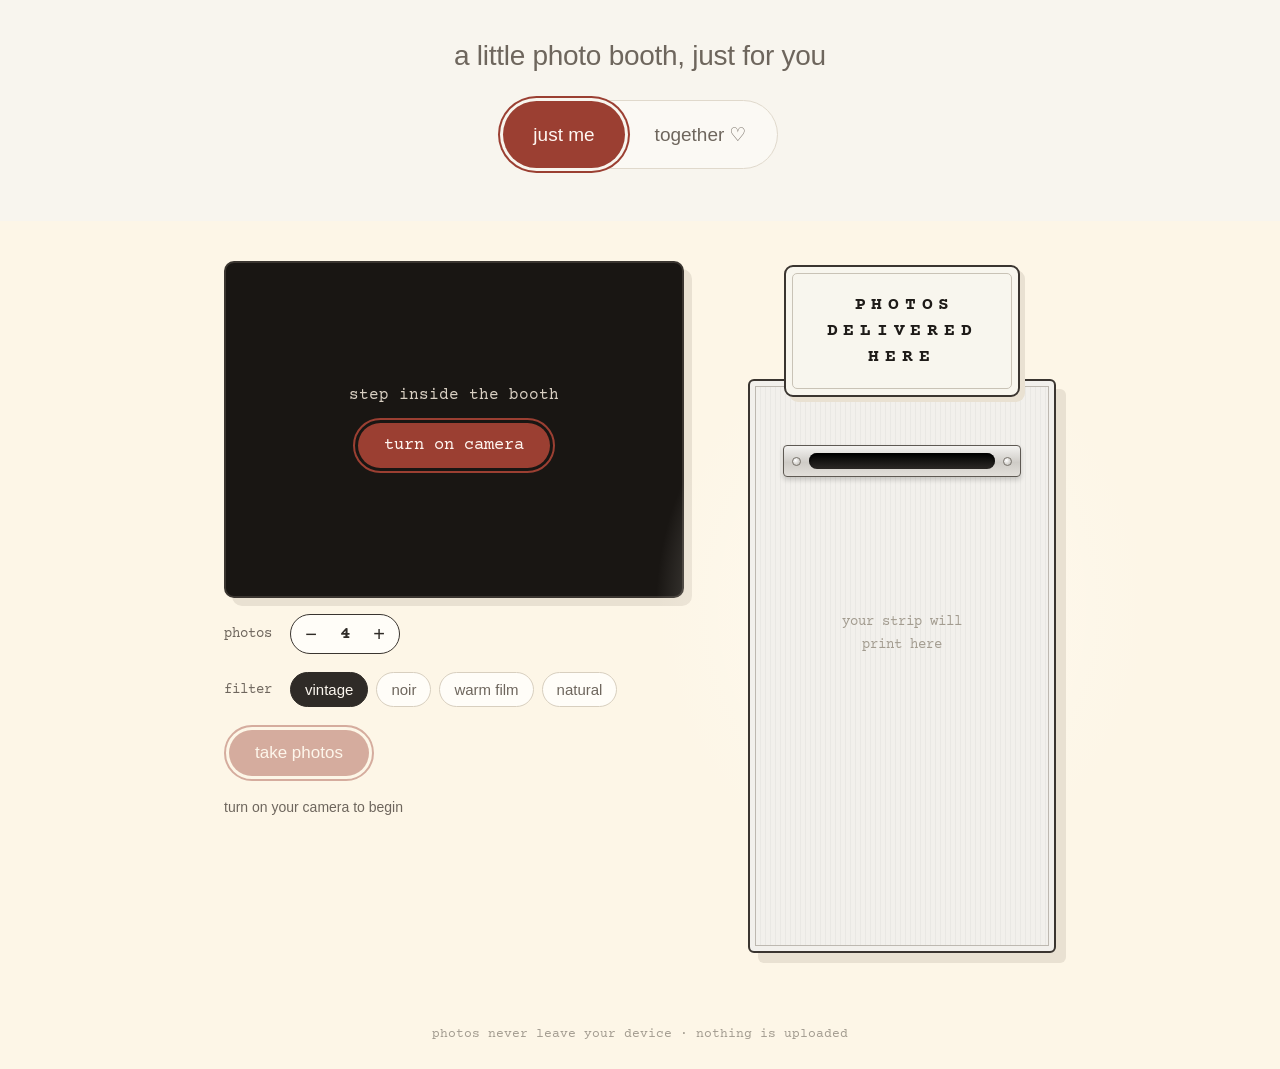
<file: photobooth/index.html>
<!doctype html>
<html lang="en">
<head>
  <meta charset="utf-8">
  <meta name="viewport" content="width=device-width, initial-scale=1">
  <title>little photo booth</title>
  <meta name="description" content="a little photo booth, just for you — take a strip of photos in your browser and develop it with a film filter.">
  <link rel="preconnect" href="https://fonts.googleapis.com">
  <link rel="preconnect" href="https://fonts.gstatic.com" crossorigin>
  <link href="https://fonts.googleapis.com/css2?family=Courier+Prime:wght@400;700&display=swap" rel="stylesheet">
  <link rel="icon" href="data:image/svg+xml,%3Csvg xmlns=%27http://www.w3.org/2000/svg%27 viewBox=%270 0 24 24%27%3E%3Cpath fill=%27%239b3f32%27 d=%27M12 0c.9 6.3 5.2 10.9 12 12-6.8 1.1-11.1 5.7-12 12-.9-6.3-5.2-10.9-12-12C6.8 10.9 11.1 6.3 12 0z%27/%3E%3C/svg%3E">
  <link rel="stylesheet" href="style.css">
</head>
<body>
  <header class="top">
    <h1 class="tagline">a little photo booth, just for you</h1>
    <div class="mode-toggle" role="radiogroup" aria-label="booth mode">
      <button type="button" class="mode is-active" data-mode="solo" role="radio" aria-checked="true">just me</button>
      <button type="button" class="mode" data-mode="together" role="radio" aria-checked="false">together ♡</button>
    </div>
  </header>

  <main class="floor">
    <!-- the camera / controls side -->
    <section class="booth" aria-label="camera">
      <div class="viewfinder" id="viewfinder">
        <video id="video" playsinline muted autoplay></video>
        <div class="vf-empty" id="vfEmpty">
          <p>step inside the booth</p>
          <button type="button" class="btn btn-primary" id="cameraBtn"><span>turn on camera</span></button>
          <p class="vf-error" id="vfError" hidden></p>
        </div>
        <div class="vf-turn" id="vfTurn" hidden></div>
        <div class="vf-count" id="vfCount" aria-live="assertive"></div>
        <div class="vf-progress" id="vfProgress" hidden></div>
        <div class="vf-flash" id="vfFlash"></div>
      </div>

      <div class="thumbs" id="thumbs" aria-label="photos taken"></div>

      <div class="controls">
        <div class="control">
          <span class="control-label" id="countLabel">photos</span>
          <div class="stepper" role="group" aria-labelledby="countLabel">
            <button type="button" class="step" id="countDown" aria-label="fewer photos">−</button>
            <output id="countOut">4</output>
            <button type="button" class="step" id="countUp" aria-label="more photos">+</button>
          </div>
        </div>

        <div class="control">
          <span class="control-label" id="filterLabel">filter</span>
          <div class="chips" id="filters" role="radiogroup" aria-labelledby="filterLabel">
            <button type="button" class="chip is-active" data-filter="vintage" role="radio" aria-checked="true">vintage</button>
            <button type="button" class="chip" data-filter="noir" role="radio" aria-checked="false">noir</button>
            <button type="button" class="chip" data-filter="warm" role="radio" aria-checked="false">warm film</button>
            <button type="button" class="chip" data-filter="natural" role="radio" aria-checked="false">natural</button>
          </div>
        </div>

        <div class="actions">
          <button type="button" class="btn btn-primary" id="shootBtn" disabled><span>take photos</span></button>
          <button type="button" class="btn btn-ghost" id="downloadBtn" hidden>download strip</button>
          <button type="button" class="btn btn-ghost" id="againBtn" hidden>take again</button>
        </div>
        <p class="hint" id="hint">turn on your camera to begin</p>
      </div>
    </section>

    <!-- the machine the strip prints out of -->
    <section class="machine-wrap" aria-label="photo strip">
      <div class="glow" aria-hidden="true"></div>
      <div class="machine" id="machine">
        <div class="sign"><span>PHOTOS<br>DELIVERED<br>HERE</span></div>
        <div class="case">
          <div class="slot" aria-hidden="true">
            <i class="screw"></i><span class="slot-mouth"></span><i class="screw"></i>
          </div>
          <div class="tray" id="tray">
            <p class="tray-empty" id="trayEmpty">your strip will<br>print here</p>
            <img class="strip" id="strip" alt="your photo strip" hidden>
          </div>
          <div class="stars" id="stars" aria-hidden="true"></div>
        </div>
      </div>
    </section>
  </main>

  <footer class="foot">photos never leave your device · nothing is uploaded</footer>

  <canvas id="work" hidden></canvas>
  <script src="app.js"></script>
</body>
</html>
</file>
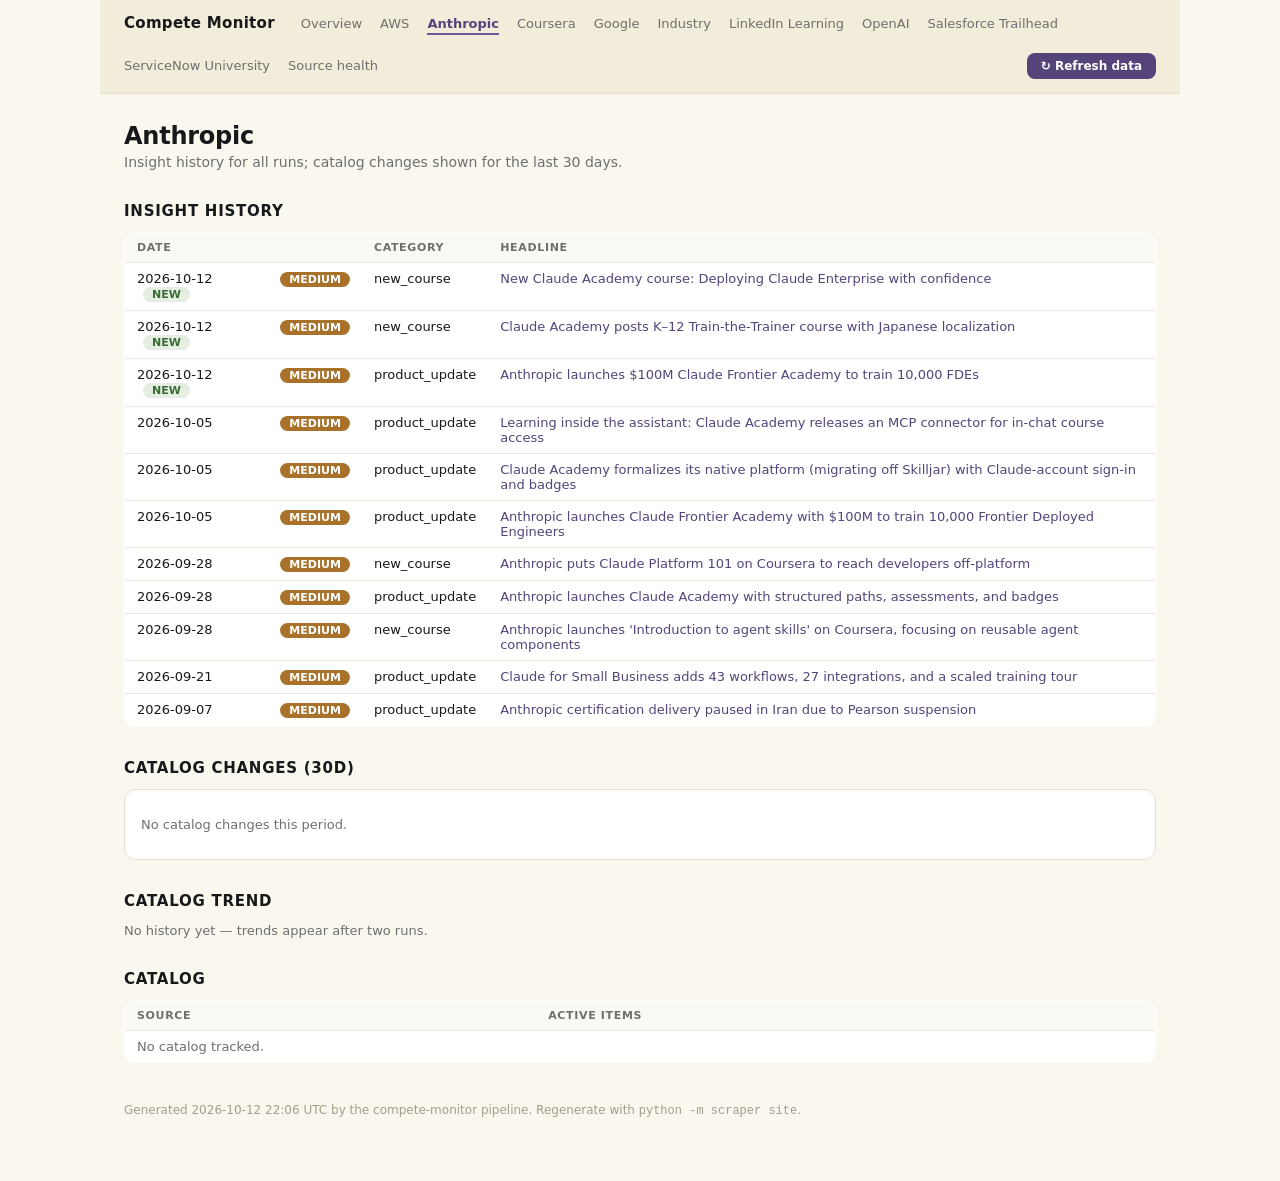
<file: competitor-anthropic.html>
<!doctype html>
<html lang="en">
<head>
<meta charset="utf-8">
<meta name="viewport" content="width=device-width, initial-scale=1">
<title>Anthropic — Compete Monitor</title>
<style>
  :root { color-scheme: light;
          --bg: #faf7ef; --band: #f2ecdb; --card: #ffffff;
          --line: #e7e1d2; --ink: #17181a; --muted: #6f6f6f;
          --teal: #6c5898; --teal-deep: #54447a; --teal-fill: #efecf6;
          --red: #b3402e; --amber: #a8722a; }
  * { box-sizing: border-box; }
  body { margin: 0; font-family: "Segoe UI", -apple-system, system-ui, sans-serif;
         background: var(--bg); color: var(--ink); }
  .wrap { max-width: 1080px; margin: 0 auto; padding: 0 24px 64px; }
  nav { background: var(--band); border-bottom: 1px solid var(--line);
        margin: 0 -24px 28px; padding: 14px 24px;
        display: flex; gap: 18px; flex-wrap: wrap; align-items: baseline; }
  nav .brand { color: var(--ink); font-weight: 700; font-size: 15px;
               letter-spacing: .02em; margin-right: 8px; text-decoration: none; }
  nav a { color: var(--muted); text-decoration: none; font-size: 13px; }
  nav a:hover { color: var(--teal-deep); }
  nav a.active { color: var(--teal-deep); border-bottom: 2px solid var(--teal);
                 padding-bottom: 2px; font-weight: 600; }
  nav .refresh { margin-left: auto; background: var(--teal-deep); color: #fff;
                 border: none; border-radius: 8px; padding: 6px 14px;
                 font-size: 12px; font-weight: 600; cursor: pointer;
                 text-decoration: none; }
  nav .refresh:hover { background: var(--teal); color: #fff; }
  nav button.refresh { font-family: inherit; }
  nav .refresh[disabled] { opacity: .75; cursor: default; }
  h1 { font-size: 24px; margin: 0 0 4px; letter-spacing: -.01em; }
  .sub { color: var(--muted); font-size: 14px; margin-bottom: 20px; }
  .summary { background: var(--card); border: 1px solid var(--line);
             border-left: 4px solid var(--teal); border-radius: 12px;
             padding: 14px 18px; font-size: 15px; line-height: 1.5; }
  .kpis { display: grid; grid-template-columns: repeat(auto-fit, minmax(150px,1fr));
          gap: 12px; margin: 20px 0 8px; }
  .kpi { background: var(--card); border: 1.5px solid var(--teal);
         border-radius: 12px; padding: 12px 16px; }
  .kpi .n { font-size: 24px; font-weight: 700; color: var(--teal);
            font-variant-numeric: tabular-nums; }
  .kpi .l { font-size: 11px; color: var(--muted); text-transform: uppercase;
            letter-spacing: .06em; }
  h2 { font-size: 15px; margin: 32px 0 12px; text-transform: uppercase;
       letter-spacing: .05em; }
  .cards { display: grid; grid-template-columns: repeat(auto-fill, minmax(320px,1fr));
           gap: 12px; }
  .card { background: var(--card); border: 1px solid var(--line);
          border-radius: 12px; padding: 14px 16px; }
  .card .meta { font-size: 12px; margin-bottom: 6px; }
  .badge { display: inline-block; border-radius: 10px; padding: 1px 9px;
           font-size: 11px; font-weight: 600; color: #fff; }
  .chip { display: inline-block; background: var(--teal-fill); border-radius: 10px;
          padding: 1px 9px; font-size: 11px; color: var(--teal-deep);
          margin-left: 6px; }
  .chip.new { background: #e4efe2; color: #3c6b35; font-weight: 700; }
  .card h3 { font-size: 15px; margin: 0 0 6px; }
  .card h3 a, td a, .comp-block a { color: var(--teal-deep); text-decoration: none; }
  .card p { font-size: 13px; color: #444; margin: 0; line-height: 1.45; }
  .card p + p { margin-top: 6px; }
  .card p strong { color: var(--ink); }
  .filters { display: flex; gap: 10px; flex-wrap: wrap; align-items: center;
             margin: 0 0 10px; font-size: 13px; }
  .filters select, .filters input { font: inherit; font-size: 13px;
             padding: 4px 8px; border: 1px solid var(--line);
             border-radius: 8px; background: var(--card); color: var(--ink); }
  .filters label { color: var(--muted); display: flex; gap: 6px;
                   align-items: center; }
  table { width: 100%; border-collapse: collapse; background: var(--card);
          border: 1px solid var(--line); border-radius: 12px; overflow: hidden;
          font-size: 13px; }
  th, td { text-align: left; padding: 8px 12px; border-bottom: 1px solid #efeadd;
           vertical-align: top; }
  th { background: #fbf9f3; font-size: 11px; color: var(--muted);
       text-transform: uppercase; letter-spacing: .06em; }
  tr:last-child td { border-bottom: none; }
  .comp-block { background: var(--card); border: 1px solid var(--line);
                border-radius: 12px; padding: 14px 16px; margin-bottom: 12px; }
  .comp-block h3 { margin: 0 0 8px; font-size: 15px; }
  .comp-block ul { margin: 6px 0; padding-left: 20px; font-size: 13px;
                   line-height: 1.6; }
  .muted { color: var(--muted); font-size: 13px; }
  .removed { color: var(--red); }
  .chart { background: var(--card); border: 1px solid var(--line);
           border-radius: 12px; padding: 14px 16px; margin-bottom: 12px; }
  .legend { font-size: 12px; margin-top: 6px; }
  .legend span { margin-right: 14px; }
  .dot { display: inline-block; width: 9px; height: 9px; border-radius: 5px;
         margin-right: 4px; }
  footer { margin-top: 40px; color: #a39d8d; font-size: 12px; }
</style>
</head>
<body>
<div class="wrap"><nav><a class="brand" href="index.html">Compete Monitor</a><a href="index.html">Overview</a><a href="competitor-aws.html">AWS</a><a href="competitor-anthropic.html" class="active">Anthropic</a><a href="competitor-coursera.html">Coursera</a><a href="competitor-google.html">Google</a><a href="competitor-industry.html">Industry</a><a href="competitor-linkedin-learning.html">LinkedIn Learning</a><a href="competitor-openai.html">OpenAI</a><a href="competitor-salesforce-trailhead.html">Salesforce Trailhead</a><a href="competitor-servicenow-university.html">ServiceNow University</a><a href="sources.html">Source health</a><a class="refresh" href="https://github.com/amyge0510/ASN-Compete-Dashboard/actions/workflows/monitor.yml" target="_blank" rel="noopener" title="Runs a fresh check (takes ~15 minutes); refresh this page afterwards">&#8635; Refresh data</a></nav>
<h1>Anthropic</h1><div class="sub">Insight history for all runs; catalog changes shown for the last 30 days.</div><h2>Insight history</h2><table><tr><th>Date</th><th></th><th>Category</th><th>Headline</th></tr><tr data-competitor="Anthropic" data-category="new_course" data-sig="medium" data-date="2026-10-12"><td>2026-10-12<span class="chip new">NEW</span></td><td><span class="badge" style="background:#a8722a">MEDIUM</span></td><td>new_course</td><td><a href="https://academy.claude.com/courses/deploying-claude-enterprise-with-confidence">New Claude Academy course: Deploying Claude Enterprise with confidence</a></td></tr><tr data-competitor="Anthropic" data-category="new_course" data-sig="medium" data-date="2026-10-12"><td>2026-10-12<span class="chip new">NEW</span></td><td><span class="badge" style="background:#a8722a">MEDIUM</span></td><td>new_course</td><td><a href="https://academy.claude.com/ja/courses/ai-fluency-for-pk-12-train-the-trainer">Claude Academy posts K–12 Train‑the‑Trainer course with Japanese localization</a></td></tr><tr data-competitor="Anthropic" data-category="product_update" data-sig="medium" data-date="2026-10-12"><td>2026-10-12<span class="chip new">NEW</span></td><td><span class="badge" style="background:#a8722a">MEDIUM</span></td><td>product_update</td><td><a href="https://www.techradar.com/pro/anthropic-earmarks-usd100-million-to-train-over-10-000-ai-engineers-in-push-to-develop-enterprise-ai">Anthropic launches $100M Claude Frontier Academy to train 10,000 FDEs</a></td></tr><tr data-competitor="Anthropic" data-category="product_update" data-sig="medium" data-date="2026-10-05"><td>2026-10-05</td><td><span class="badge" style="background:#a8722a">MEDIUM</span></td><td>product_update</td><td><a href="https://academy.claude.com/help/mcp">Learning inside the assistant: Claude Academy releases an MCP connector for in‑chat course access</a></td></tr><tr data-competitor="Anthropic" data-category="product_update" data-sig="medium" data-date="2026-10-05"><td>2026-10-05</td><td><span class="badge" style="background:#a8722a">MEDIUM</span></td><td>product_update</td><td><a href="https://academy.claude.com/help/faq">Claude Academy formalizes its native platform (migrating off Skilljar) with Claude‑account sign‑in and badges</a></td></tr><tr data-competitor="Anthropic" data-category="product_update" data-sig="medium" data-date="2026-10-05"><td>2026-10-05</td><td><span class="badge" style="background:#a8722a">MEDIUM</span></td><td>product_update</td><td><a href="https://www.anthropic.com/news/claude-frontier-academy">Anthropic launches Claude Frontier Academy with $100M to train 10,000 Frontier Deployed Engineers</a></td></tr><tr data-competitor="Anthropic" data-category="new_course" data-sig="medium" data-date="2026-09-28"><td>2026-09-28</td><td><span class="badge" style="background:#a8722a">MEDIUM</span></td><td>new_course</td><td><a href="https://www.coursera.org/learn/claude-platform-101">Anthropic puts Claude Platform 101 on Coursera to reach developers off‑platform</a></td></tr><tr data-competitor="Anthropic" data-category="product_update" data-sig="medium" data-date="2026-09-28"><td>2026-09-28</td><td><span class="badge" style="background:#a8722a">MEDIUM</span></td><td>product_update</td><td><a href="https://academy.claude.com/courses">Anthropic launches Claude Academy with structured paths, assessments, and badges</a></td></tr><tr data-competitor="Anthropic" data-category="new_course" data-sig="medium" data-date="2026-09-28"><td>2026-09-28</td><td><span class="badge" style="background:#a8722a">MEDIUM</span></td><td>new_course</td><td><a href="https://www.coursera.org/learn/introduction-to-agent-skills">Anthropic launches &#x27;Introduction to agent skills&#x27; on Coursera, focusing on reusable agent components</a></td></tr><tr data-competitor="Anthropic" data-category="product_update" data-sig="medium" data-date="2026-09-21"><td>2026-09-21</td><td><span class="badge" style="background:#a8722a">MEDIUM</span></td><td>product_update</td><td><a href="https://claude.com/blog/claude-for-small-business-launches-new-workflows-integrations-and-training-programs">Claude for Small Business adds 43 workflows, 27 integrations, and a scaled training tour</a></td></tr><tr data-competitor="Anthropic" data-category="product_update" data-sig="medium" data-date="2026-09-07"><td>2026-09-07</td><td><span class="badge" style="background:#a8722a">MEDIUM</span></td><td>product_update</td><td><a href="https://anthropic-partners.skilljar.com/page/faq-certifications">Anthropic certification delivery paused in Iran due to Pearson suspension</a></td></tr></table><h2>Catalog changes (30d)</h2><div class="comp-block"><p class="muted">No catalog changes this period.</p></div><h2>Catalog trend</h2><p class="muted">No history yet — trends appear after two runs.</p><h2>Catalog</h2><table><tr><th>Source</th><th>Active items</th></tr><tr><td colspan="2" class="muted">No catalog tracked.</td></tr></table>
<footer>Generated 2026-10-12 22:06 UTC by the compete-monitor pipeline. Regenerate with <code>python -m scraper site</code>.</footer></div>
</body>
</html>
</file>
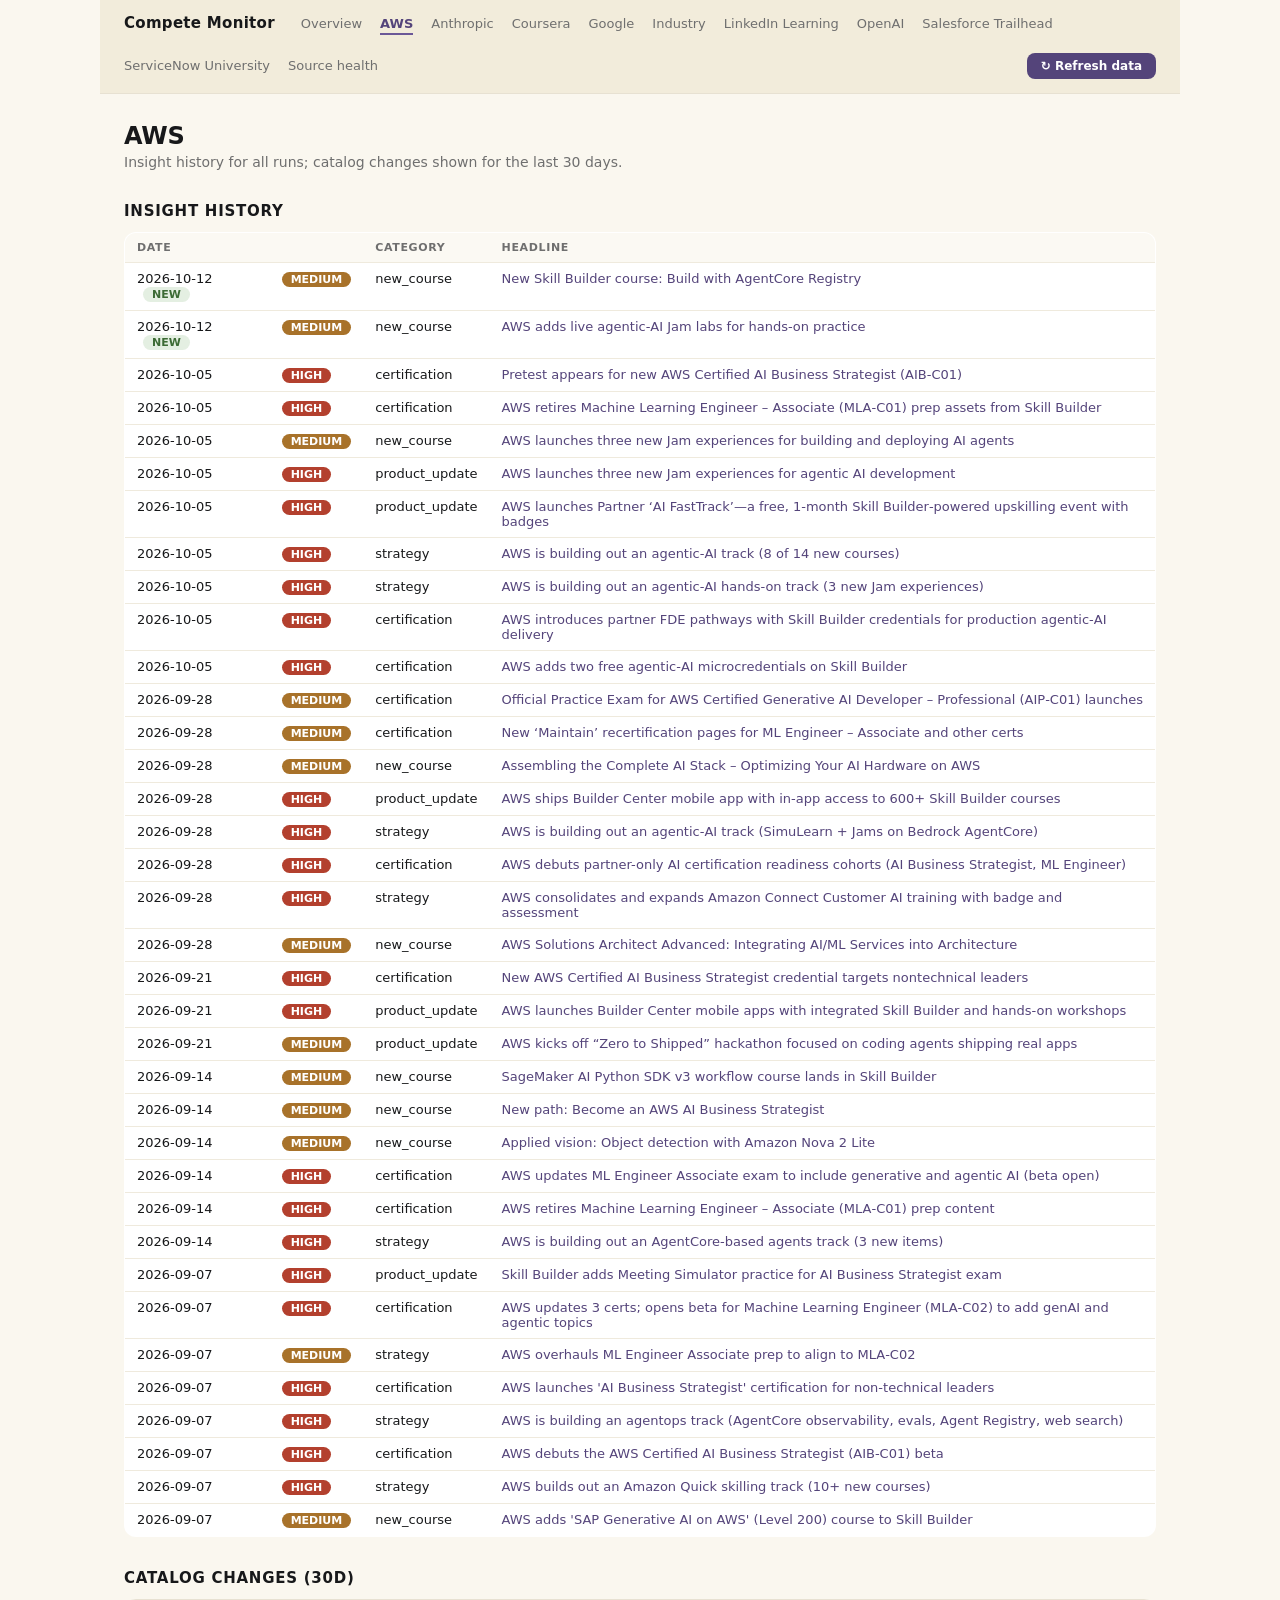
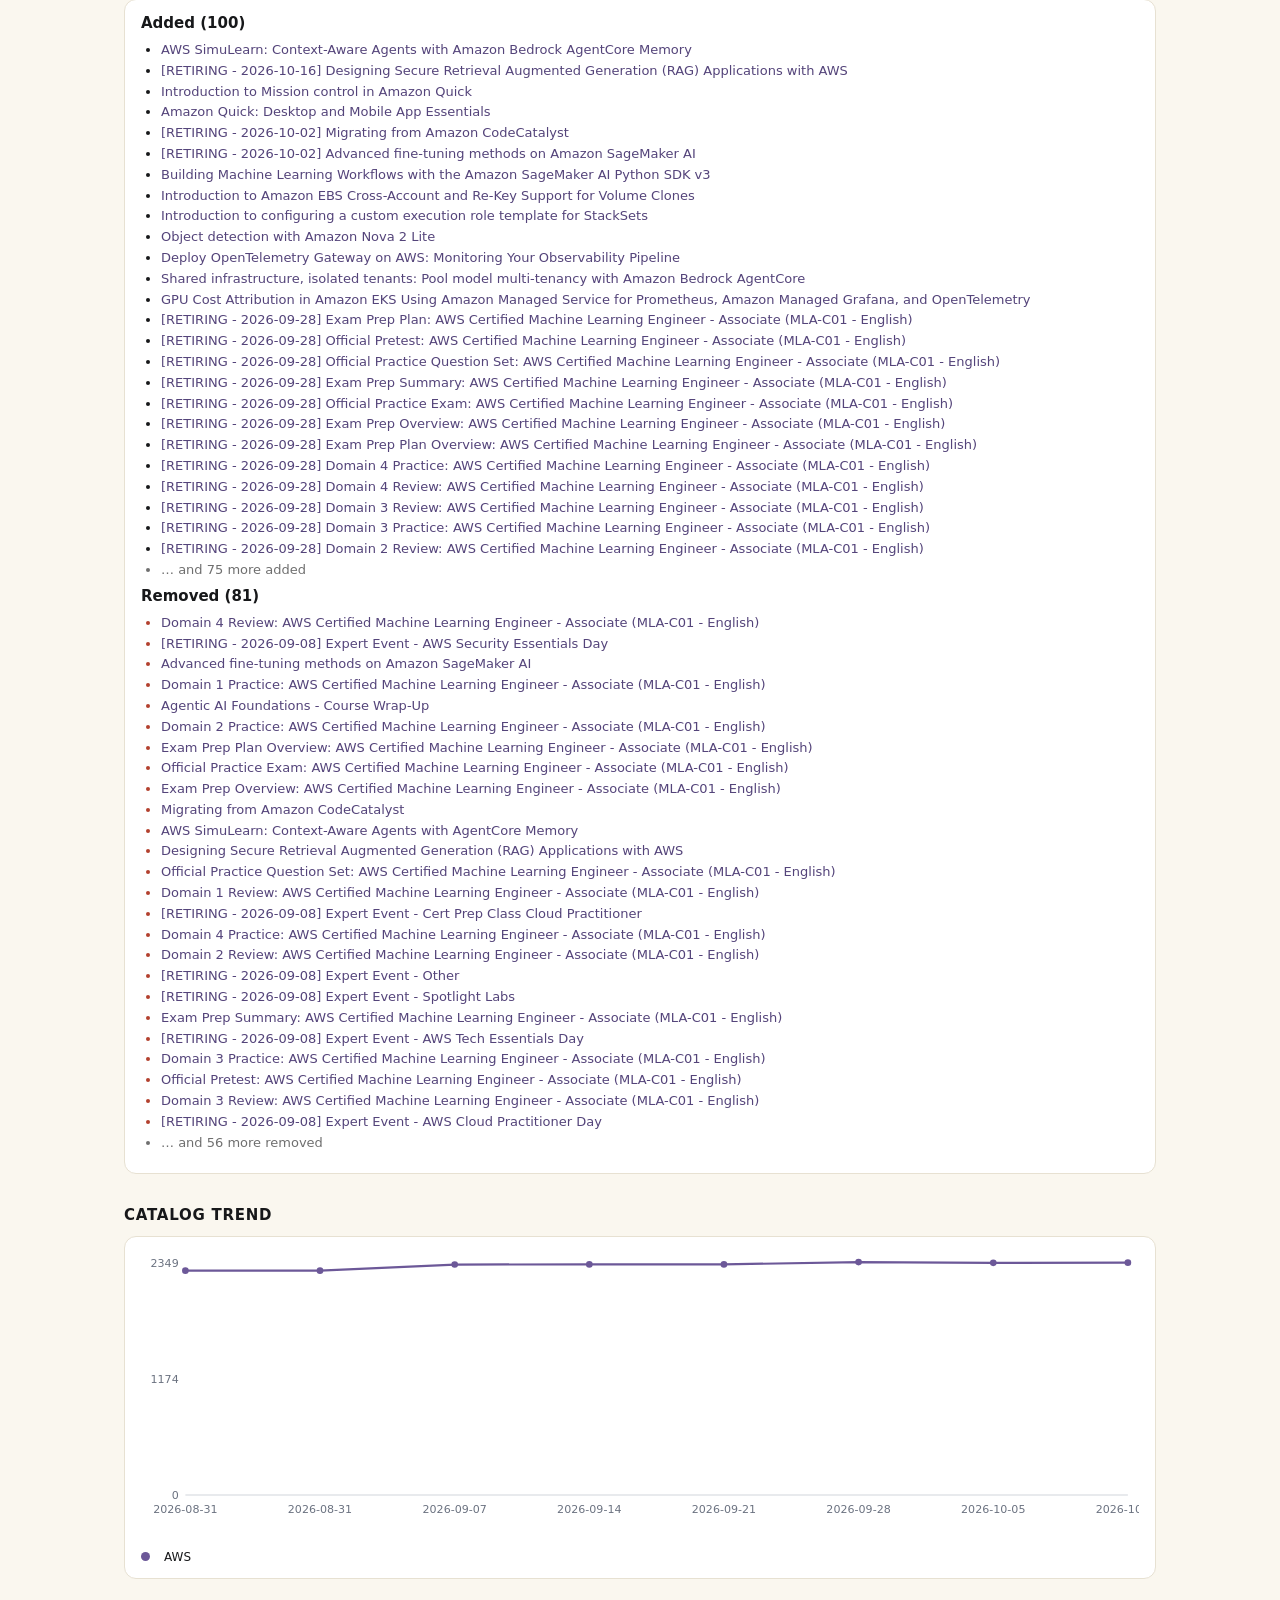
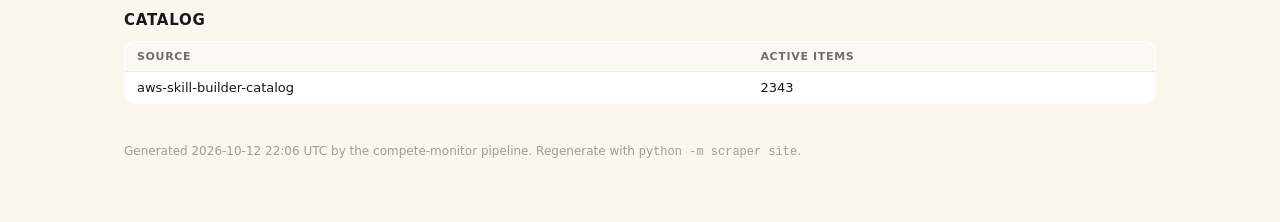
<file: competitor-aws.html>
<!doctype html>
<html lang="en">
<head>
<meta charset="utf-8">
<meta name="viewport" content="width=device-width, initial-scale=1">
<title>AWS — Compete Monitor</title>
<style>
  :root { color-scheme: light;
          --bg: #faf7ef; --band: #f2ecdb; --card: #ffffff;
          --line: #e7e1d2; --ink: #17181a; --muted: #6f6f6f;
          --teal: #6c5898; --teal-deep: #54447a; --teal-fill: #efecf6;
          --red: #b3402e; --amber: #a8722a; }
  * { box-sizing: border-box; }
  body { margin: 0; font-family: "Segoe UI", -apple-system, system-ui, sans-serif;
         background: var(--bg); color: var(--ink); }
  .wrap { max-width: 1080px; margin: 0 auto; padding: 0 24px 64px; }
  nav { background: var(--band); border-bottom: 1px solid var(--line);
        margin: 0 -24px 28px; padding: 14px 24px;
        display: flex; gap: 18px; flex-wrap: wrap; align-items: baseline; }
  nav .brand { color: var(--ink); font-weight: 700; font-size: 15px;
               letter-spacing: .02em; margin-right: 8px; text-decoration: none; }
  nav a { color: var(--muted); text-decoration: none; font-size: 13px; }
  nav a:hover { color: var(--teal-deep); }
  nav a.active { color: var(--teal-deep); border-bottom: 2px solid var(--teal);
                 padding-bottom: 2px; font-weight: 600; }
  nav .refresh { margin-left: auto; background: var(--teal-deep); color: #fff;
                 border: none; border-radius: 8px; padding: 6px 14px;
                 font-size: 12px; font-weight: 600; cursor: pointer;
                 text-decoration: none; }
  nav .refresh:hover { background: var(--teal); color: #fff; }
  nav button.refresh { font-family: inherit; }
  nav .refresh[disabled] { opacity: .75; cursor: default; }
  h1 { font-size: 24px; margin: 0 0 4px; letter-spacing: -.01em; }
  .sub { color: var(--muted); font-size: 14px; margin-bottom: 20px; }
  .summary { background: var(--card); border: 1px solid var(--line);
             border-left: 4px solid var(--teal); border-radius: 12px;
             padding: 14px 18px; font-size: 15px; line-height: 1.5; }
  .kpis { display: grid; grid-template-columns: repeat(auto-fit, minmax(150px,1fr));
          gap: 12px; margin: 20px 0 8px; }
  .kpi { background: var(--card); border: 1.5px solid var(--teal);
         border-radius: 12px; padding: 12px 16px; }
  .kpi .n { font-size: 24px; font-weight: 700; color: var(--teal);
            font-variant-numeric: tabular-nums; }
  .kpi .l { font-size: 11px; color: var(--muted); text-transform: uppercase;
            letter-spacing: .06em; }
  h2 { font-size: 15px; margin: 32px 0 12px; text-transform: uppercase;
       letter-spacing: .05em; }
  .cards { display: grid; grid-template-columns: repeat(auto-fill, minmax(320px,1fr));
           gap: 12px; }
  .card { background: var(--card); border: 1px solid var(--line);
          border-radius: 12px; padding: 14px 16px; }
  .card .meta { font-size: 12px; margin-bottom: 6px; }
  .badge { display: inline-block; border-radius: 10px; padding: 1px 9px;
           font-size: 11px; font-weight: 600; color: #fff; }
  .chip { display: inline-block; background: var(--teal-fill); border-radius: 10px;
          padding: 1px 9px; font-size: 11px; color: var(--teal-deep);
          margin-left: 6px; }
  .chip.new { background: #e4efe2; color: #3c6b35; font-weight: 700; }
  .card h3 { font-size: 15px; margin: 0 0 6px; }
  .card h3 a, td a, .comp-block a { color: var(--teal-deep); text-decoration: none; }
  .card p { font-size: 13px; color: #444; margin: 0; line-height: 1.45; }
  .card p + p { margin-top: 6px; }
  .card p strong { color: var(--ink); }
  .filters { display: flex; gap: 10px; flex-wrap: wrap; align-items: center;
             margin: 0 0 10px; font-size: 13px; }
  .filters select, .filters input { font: inherit; font-size: 13px;
             padding: 4px 8px; border: 1px solid var(--line);
             border-radius: 8px; background: var(--card); color: var(--ink); }
  .filters label { color: var(--muted); display: flex; gap: 6px;
                   align-items: center; }
  table { width: 100%; border-collapse: collapse; background: var(--card);
          border: 1px solid var(--line); border-radius: 12px; overflow: hidden;
          font-size: 13px; }
  th, td { text-align: left; padding: 8px 12px; border-bottom: 1px solid #efeadd;
           vertical-align: top; }
  th { background: #fbf9f3; font-size: 11px; color: var(--muted);
       text-transform: uppercase; letter-spacing: .06em; }
  tr:last-child td { border-bottom: none; }
  .comp-block { background: var(--card); border: 1px solid var(--line);
                border-radius: 12px; padding: 14px 16px; margin-bottom: 12px; }
  .comp-block h3 { margin: 0 0 8px; font-size: 15px; }
  .comp-block ul { margin: 6px 0; padding-left: 20px; font-size: 13px;
                   line-height: 1.6; }
  .muted { color: var(--muted); font-size: 13px; }
  .removed { color: var(--red); }
  .chart { background: var(--card); border: 1px solid var(--line);
           border-radius: 12px; padding: 14px 16px; margin-bottom: 12px; }
  .legend { font-size: 12px; margin-top: 6px; }
  .legend span { margin-right: 14px; }
  .dot { display: inline-block; width: 9px; height: 9px; border-radius: 5px;
         margin-right: 4px; }
  footer { margin-top: 40px; color: #a39d8d; font-size: 12px; }
</style>
</head>
<body>
<div class="wrap"><nav><a class="brand" href="index.html">Compete Monitor</a><a href="index.html">Overview</a><a href="competitor-aws.html" class="active">AWS</a><a href="competitor-anthropic.html">Anthropic</a><a href="competitor-coursera.html">Coursera</a><a href="competitor-google.html">Google</a><a href="competitor-industry.html">Industry</a><a href="competitor-linkedin-learning.html">LinkedIn Learning</a><a href="competitor-openai.html">OpenAI</a><a href="competitor-salesforce-trailhead.html">Salesforce Trailhead</a><a href="competitor-servicenow-university.html">ServiceNow University</a><a href="sources.html">Source health</a><a class="refresh" href="https://github.com/amyge0510/ASN-Compete-Dashboard/actions/workflows/monitor.yml" target="_blank" rel="noopener" title="Runs a fresh check (takes ~15 minutes); refresh this page afterwards">&#8635; Refresh data</a></nav>
<h1>AWS</h1><div class="sub">Insight history for all runs; catalog changes shown for the last 30 days.</div><h2>Insight history</h2><table><tr><th>Date</th><th></th><th>Category</th><th>Headline</th></tr><tr data-competitor="AWS" data-category="new_course" data-sig="medium" data-date="2026-10-12"><td>2026-10-12<span class="chip new">NEW</span></td><td><span class="badge" style="background:#a8722a">MEDIUM</span></td><td>new_course</td><td><a href="https://skillbuilder.aws/learn/SC9YH7DJ9N/build-with-agentcore-registry/YS3GSPGDA2">New Skill Builder course: Build with AgentCore Registry</a></td></tr><tr data-competitor="AWS" data-category="new_course" data-sig="medium" data-date="2026-10-12"><td>2026-10-12<span class="chip new">NEW</span></td><td><span class="badge" style="background:#a8722a">MEDIUM</span></td><td>new_course</td><td><a href="https://aws.amazon.com/blogs/training-and-certification/category/post-types/announcements/">AWS adds live agentic‑AI Jam labs for hands‑on practice</a></td></tr><tr data-competitor="AWS" data-category="certification" data-sig="high" data-date="2026-10-05"><td>2026-10-05</td><td><span class="badge" style="background:#b3402e">HIGH</span></td><td>certification</td><td><a href="https://skillbuilder.aws/learn/4RWJPR43TB/official-pretest-aws-certified-ai-business-strategist-aibc01--english/95NK9BHSXT">Pretest appears for new AWS Certified AI Business Strategist (AIB‑C01)</a></td></tr><tr data-competitor="AWS" data-category="certification" data-sig="high" data-date="2026-10-05"><td>2026-10-05</td><td><span class="badge" style="background:#b3402e">HIGH</span></td><td>certification</td><td><a href="https://skillbuilder.aws/">AWS retires Machine Learning Engineer – Associate (MLA‑C01) prep assets from Skill Builder</a></td></tr><tr data-competitor="AWS" data-category="new_course" data-sig="medium" data-date="2026-10-05"><td>2026-10-05</td><td><span class="badge" style="background:#a8722a">MEDIUM</span></td><td>new_course</td><td><a href="https://aws.amazon.com/blogs/training-and-certification/">AWS launches three new Jam experiences for building and deploying AI agents</a></td></tr><tr data-competitor="AWS" data-category="product_update" data-sig="high" data-date="2026-10-05"><td>2026-10-05</td><td><span class="badge" style="background:#b3402e">HIGH</span></td><td>product_update</td><td><a href="https://aws.amazon.com/blogs/training-and-certification/build-deploy-and-harden-ai-agents-three-new-aws-jam-experiences-now-available/">AWS launches three new Jam experiences for agentic AI development</a></td></tr><tr data-competitor="AWS" data-category="product_update" data-sig="high" data-date="2026-10-05"><td>2026-10-05</td><td><span class="badge" style="background:#b3402e">HIGH</span></td><td>product_update</td><td><a href="https://aws.amazon.com/partners/training/">AWS launches Partner ‘AI FastTrack’—a free, 1‑month Skill Builder‑powered upskilling event with badges</a></td></tr><tr data-competitor="AWS" data-category="strategy" data-sig="high" data-date="2026-10-05"><td>2026-10-05</td><td><span class="badge" style="background:#b3402e">HIGH</span></td><td>strategy</td><td><a href="https://skillbuilder.aws/learn/W5AEZ7KY9V/introduction-to-aws-wellarchitected-agent/96Y88K2FTV">AWS is building out an agentic‑AI track (8 of 14 new courses)</a></td></tr><tr data-competitor="AWS" data-category="strategy" data-sig="high" data-date="2026-10-05"><td>2026-10-05</td><td><span class="badge" style="background:#b3402e">HIGH</span></td><td>strategy</td><td><a href="https://aws.amazon.com/blogs/training-and-certification/">AWS is building out an agentic-AI hands-on track (3 new Jam experiences)</a></td></tr><tr data-competitor="AWS" data-category="certification" data-sig="high" data-date="2026-10-05"><td>2026-10-05</td><td><span class="badge" style="background:#b3402e">HIGH</span></td><td>certification</td><td><a href="https://aws.amazon.com/blogs/apn/category/post-types/announcements/">AWS introduces partner FDE pathways with Skill Builder credentials for production agentic‑AI delivery</a></td></tr><tr data-competitor="AWS" data-category="certification" data-sig="high" data-date="2026-10-05"><td>2026-10-05</td><td><span class="badge" style="background:#b3402e">HIGH</span></td><td>certification</td><td><a href="https://aws.amazon.com/blogs/training-and-certification/prove-your-agentic-ai-skills-two-new-microcredentials-now-available/">AWS adds two free agentic‑AI microcredentials on Skill Builder</a></td></tr><tr data-competitor="AWS" data-category="certification" data-sig="medium" data-date="2026-09-28"><td>2026-09-28</td><td><span class="badge" style="background:#a8722a">MEDIUM</span></td><td>certification</td><td><a href="https://skillbuilder.aws/learn/HNPB91W7JE/official-practice-exam-aws-certified-generative-ai-developer--professional-aipc01--english/WQAJK2UA19">Official Practice Exam for AWS Certified Generative AI Developer – Professional (AIP‑C01) launches</a></td></tr><tr data-competitor="AWS" data-category="certification" data-sig="medium" data-date="2026-09-28"><td>2026-09-28</td><td><span class="badge" style="background:#a8722a">MEDIUM</span></td><td>certification</td><td><a href="https://skillbuilder.aws/certification/recertification/machine-learning-engineer-associate-MLA-C01">New ‘Maintain’ recertification pages for ML Engineer – Associate and other certs</a></td></tr><tr data-competitor="AWS" data-category="new_course" data-sig="medium" data-date="2026-09-28"><td>2026-09-28</td><td><span class="badge" style="background:#a8722a">MEDIUM</span></td><td>new_course</td><td><a href="https://skillbuilder.aws/learn/QN9JMFG6ZG/assembling-the-complete-ai-stack--optimizing-your-ai-hardware-on-aws/3TKE167SYE">Assembling the Complete AI Stack – Optimizing Your AI Hardware on AWS</a></td></tr><tr data-competitor="AWS" data-category="product_update" data-sig="high" data-date="2026-09-28"><td>2026-09-28</td><td><span class="badge" style="background:#b3402e">HIGH</span></td><td>product_update</td><td><a href="https://aws.amazon.com/about-aws/whats-new/2026/09/aws-builder-center-now-available-as-mobile-app/">AWS ships Builder Center mobile app with in‑app access to 600+ Skill Builder courses</a></td></tr><tr data-competitor="AWS" data-category="strategy" data-sig="high" data-date="2026-09-28"><td>2026-09-28</td><td><span class="badge" style="background:#b3402e">HIGH</span></td><td>strategy</td><td><a href="https://skillbuilder.aws/learn/PERHND6KCZ/aws-jam--building-agentic-ai-with-amazon-bedrock-agentcore/35TP95Y4RY">AWS is building out an agentic‑AI track (SimuLearn + Jams on Bedrock AgentCore)</a></td></tr><tr data-competitor="AWS" data-category="certification" data-sig="high" data-date="2026-09-28"><td>2026-09-28</td><td><span class="badge" style="background:#b3402e">HIGH</span></td><td>certification</td><td><a href="https://aws.amazon.com/partners/training/certification/">AWS debuts partner-only AI certification readiness cohorts (AI Business Strategist, ML Engineer)</a></td></tr><tr data-competitor="AWS" data-category="strategy" data-sig="high" data-date="2026-09-28"><td>2026-09-28</td><td><span class="badge" style="background:#b3402e">HIGH</span></td><td>strategy</td><td><a href="https://skillbuilder.aws/learning-plan/C75KRNZ9N7/amazon-connect-customer-ai-fundamentals--knowledge-badge-readiness-path/D56C11BKKD">AWS consolidates and expands Amazon Connect Customer AI training with badge and assessment</a></td></tr><tr data-competitor="AWS" data-category="new_course" data-sig="medium" data-date="2026-09-28"><td>2026-09-28</td><td><span class="badge" style="background:#a8722a">MEDIUM</span></td><td>new_course</td><td><a href="https://skillbuilder.aws/learn/5CJVWCJAE6/aws-solutions-architect-advanced--integrating-aiml-services-into-architecture/F8FE29537N">AWS Solutions Architect Advanced: Integrating AI/ML Services into Architecture</a></td></tr><tr data-competitor="AWS" data-category="certification" data-sig="high" data-date="2026-09-21"><td>2026-09-21</td><td><span class="badge" style="background:#b3402e">HIGH</span></td><td>certification</td><td><a href="https://builder.aws.com/content/3JTUwe7A9dlfH5x0kPS4cJAyCMo/aws-certification-updates-you-might-have-missed-september-2026">New AWS Certified AI Business Strategist credential targets nontechnical leaders</a></td></tr><tr data-competitor="AWS" data-category="product_update" data-sig="high" data-date="2026-09-21"><td>2026-09-21</td><td><span class="badge" style="background:#b3402e">HIGH</span></td><td>product_update</td><td><a href="https://aws.amazon.com/blogs/aws/aws-weekly-roundup-aws-builder-center-mobile-apps-amazon-connect-talent-ga-amazon-corretto-27-and-more-september-14-2026/">AWS launches Builder Center mobile apps with integrated Skill Builder and hands-on workshops</a></td></tr><tr data-competitor="AWS" data-category="product_update" data-sig="medium" data-date="2026-09-21"><td>2026-09-21</td><td><span class="badge" style="background:#a8722a">MEDIUM</span></td><td>product_update</td><td><a href="https://builder.aws.com/build/hackathons">AWS kicks off “Zero to Shipped” hackathon focused on coding agents shipping real apps</a></td></tr><tr data-competitor="AWS" data-category="new_course" data-sig="medium" data-date="2026-09-14"><td>2026-09-14</td><td><span class="badge" style="background:#a8722a">MEDIUM</span></td><td>new_course</td><td><a href="https://skillbuilder.aws/learn/S8Z3P1KN51/building-machine-learning-workflows-with-the-amazon-sagemaker-ai-python-sdk-v3/3K8FFZTV5W">SageMaker AI Python SDK v3 workflow course lands in Skill Builder</a></td></tr><tr data-competitor="AWS" data-category="new_course" data-sig="medium" data-date="2026-09-14"><td>2026-09-14</td><td><span class="badge" style="background:#a8722a">MEDIUM</span></td><td>new_course</td><td><a href="https://skillbuilder.aws/learn/TE5JF4HX2H/become-an-aws-ai-business-strategist/3Z5K43ENP4">New path: Become an AWS AI Business Strategist</a></td></tr><tr data-competitor="AWS" data-category="new_course" data-sig="medium" data-date="2026-09-14"><td>2026-09-14</td><td><span class="badge" style="background:#a8722a">MEDIUM</span></td><td>new_course</td><td><a href="https://skillbuilder.aws/learn/RKH57BDQM4/object-detection-with-amazon-nova-2-lite/WW1CFYZHE3">Applied vision: Object detection with Amazon Nova 2 Lite</a></td></tr><tr data-competitor="AWS" data-category="certification" data-sig="high" data-date="2026-09-14"><td>2026-09-14</td><td><span class="badge" style="background:#b3402e">HIGH</span></td><td>certification</td><td><a href="https://aws.amazon.com/jp/blogs/news/september-2026-new-offerings/">AWS updates ML Engineer Associate exam to include generative and agentic AI (beta open)</a></td></tr><tr data-competitor="AWS" data-category="certification" data-sig="high" data-date="2026-09-14"><td>2026-09-14</td><td><span class="badge" style="background:#b3402e">HIGH</span></td><td>certification</td><td><a href="https://skillbuilder.aws/learning-plan/A2FGY8CH1P/retiring--20260928-exam-prep-plan-aws-certified-machine-learning-engineer--associate-mlac01--english/3YFU86SSKN">AWS retires Machine Learning Engineer – Associate (MLA‑C01) prep content</a></td></tr><tr data-competitor="AWS" data-category="strategy" data-sig="high" data-date="2026-09-14"><td>2026-09-14</td><td><span class="badge" style="background:#b3402e">HIGH</span></td><td>strategy</td><td><a href="https://skillbuilder.aws/learn/JE1XQ7D1QK/shared-infrastructure-isolated-tenants-pool-model-multitenancy-with-amazon-bedrock-agentcore/SURTNG4MAM">AWS is building out an AgentCore-based agents track (3 new items)</a></td></tr><tr data-competitor="AWS" data-category="product_update" data-sig="high" data-date="2026-09-07"><td>2026-09-07</td><td><span class="badge" style="background:#b3402e">HIGH</span></td><td>product_update</td><td><a href="https://skillbuilder.aws/learn/HMJ98XZZES/domain-2-practice-meeting-simulator-ai-business-strategist-aibc01--english/D4WZ5R5X4T">Skill Builder adds Meeting Simulator practice for AI Business Strategist exam</a></td></tr><tr data-competitor="AWS" data-category="certification" data-sig="high" data-date="2026-09-07"><td>2026-09-07</td><td><span class="badge" style="background:#b3402e">HIGH</span></td><td>certification</td><td><a href="https://aws.amazon.com/blogs/training-and-certification/september-2026-new-offerings/">AWS updates 3 certs; opens beta for Machine Learning Engineer (MLA‑C02) to add genAI and agentic topics</a></td></tr><tr data-competitor="AWS" data-category="strategy" data-sig="medium" data-date="2026-09-07"><td>2026-09-07</td><td><span class="badge" style="background:#a8722a">MEDIUM</span></td><td>strategy</td><td><a href="https://skillbuilder.aws/learn/FCCHUGZKPJ/official-pretest-aws-certified-machine-learning--associate-mlac02--english/6HKC8HDE5C">AWS overhauls ML Engineer Associate prep to align to MLA‑C02</a></td></tr><tr data-competitor="AWS" data-category="certification" data-sig="high" data-date="2026-09-07"><td>2026-09-07</td><td><span class="badge" style="background:#b3402e">HIGH</span></td><td>certification</td><td><a href="https://aws.amazon.com/blogs/training-and-certification/introducing-aws-certified-ai-business-strategist-built-for-the-people-who-scale-ai/">AWS launches &#x27;AI Business Strategist&#x27; certification for non‑technical leaders</a></td></tr><tr data-competitor="AWS" data-category="strategy" data-sig="high" data-date="2026-09-07"><td>2026-09-07</td><td><span class="badge" style="background:#b3402e">HIGH</span></td><td>strategy</td><td><a href="https://skillbuilder.aws/learn/JKJ5QK336Q/lab--monitor-agent-performance-and-telemetry-using-agentcore-observability/8KPZAQEA62">AWS is building an agentops track (AgentCore observability, evals, Agent Registry, web search)</a></td></tr><tr data-competitor="AWS" data-category="certification" data-sig="high" data-date="2026-09-07"><td>2026-09-07</td><td><span class="badge" style="background:#b3402e">HIGH</span></td><td>certification</td><td><a href="https://aws.amazon.com/certification/certified-ai-business-strategist/">AWS debuts the AWS Certified AI Business Strategist (AIB‑C01) beta</a></td></tr><tr data-competitor="AWS" data-category="strategy" data-sig="high" data-date="2026-09-07"><td>2026-09-07</td><td><span class="badge" style="background:#b3402e">HIGH</span></td><td>strategy</td><td><a href="https://skillbuilder.aws/learn/5SD56Z8G2P/amazon-quick-admin-and-governance-essentials/SR4ZQZ7P9S">AWS builds out an Amazon Quick skilling track (10+ new courses)</a></td></tr><tr data-competitor="AWS" data-category="new_course" data-sig="medium" data-date="2026-09-07"><td>2026-09-07</td><td><span class="badge" style="background:#a8722a">MEDIUM</span></td><td>new_course</td><td><a href="https://aws.amazon.com/blogs/awsforsap/sap-generative-ai-on-aws-course-now-on-aws-skill-builder/">AWS adds &#x27;SAP Generative AI on AWS&#x27; (Level 200) course to Skill Builder</a></td></tr></table><h2>Catalog changes (30d)</h2><div class="comp-block"><h3>Added (100)</h3><ul><li><a href="https://skillbuilder.aws/learn/GDYNKD8GPF/aws-simulearn-contextaware-agents-with-amazon-bedrock-agentcore-memory/35FHV53SJV">AWS SimuLearn: Context-Aware Agents with Amazon Bedrock AgentCore Memory</a></li><li><a href="https://skillbuilder.aws/learn/GWF435PPET/retiring--20261016-designing-secure-retrieval-augmented-generation-rag-applications-with-aws/RWFEK917A1">[RETIRING - 2026-10-16] Designing Secure Retrieval Augmented Generation (RAG) Applications with AWS</a></li><li><a href="https://skillbuilder.aws/learn/BPU8FGX5CX/introduction-to-mission-control-in-amazon-quick/9Q39Q3TBXT">Introduction to Mission control in Amazon Quick</a></li><li><a href="https://skillbuilder.aws/learn/AUAXNEV9YN/amazon-quick-desktop-and-mobile-app-essentials/DJ6M24DXZ5">Amazon Quick: Desktop and Mobile App Essentials</a></li><li><a href="https://skillbuilder.aws/learn/F87VBTAW8A/retiring--20261002-migrating-from-amazon-codecatalyst/BV6ZTTZ7R1">[RETIRING - 2026-10-02] Migrating from Amazon CodeCatalyst</a></li><li><a href="https://skillbuilder.aws/learn/5FK1N9FES7/retiring--20261002-advanced-finetuning-methods-on-amazon-sagemaker-ai/XE2SGGVR2Y">[RETIRING - 2026-10-02] Advanced fine-tuning methods on Amazon SageMaker AI</a></li><li><a href="https://skillbuilder.aws/learn/S8Z3P1KN51/building-machine-learning-workflows-with-the-amazon-sagemaker-ai-python-sdk-v3/3K8FFZTV5W">Building Machine Learning Workflows with the Amazon SageMaker AI Python SDK v3</a></li><li><a href="https://skillbuilder.aws/learn/4B6Y2M2NPD/introduction-to-amazon-ebs-crossaccount-and-rekey-support-for-volume-clones/WFMGFJWQJ1">Introduction to Amazon EBS Cross-Account and Re-Key Support for Volume Clones</a></li><li><a href="https://skillbuilder.aws/learn/4TW64W4URC/introduction-to-configuring-a-custom-execution-role-template-for-stacksets/UFAJBNPPTA">Introduction to configuring a custom execution role template for StackSets</a></li><li><a href="https://skillbuilder.aws/learn/RKH57BDQM4/object-detection-with-amazon-nova-2-lite/WW1CFYZHE3">Object detection with Amazon Nova 2 Lite</a></li><li><a href="https://skillbuilder.aws/learn/MRPDR9VVFK/deploy-opentelemetry-gateway-on-aws-monitoring-your-observability-pipeline/SYBWVKMM3P">Deploy OpenTelemetry Gateway on AWS: Monitoring Your Observability Pipeline</a></li><li><a href="https://skillbuilder.aws/learn/JE1XQ7D1QK/shared-infrastructure-isolated-tenants-pool-model-multitenancy-with-amazon-bedrock-agentcore/SURTNG4MAM">Shared infrastructure, isolated tenants: Pool model multi-tenancy with Amazon Bedrock AgentCore</a></li><li><a href="https://skillbuilder.aws/learn/JZVWZA95SC/gpu-cost-attribution-in-amazon-eks-using-amazon-managed-service-for-prometheus-amazon-managed-grafana-and-opentelemetry/HUPFSYZUKM">GPU Cost Attribution in Amazon EKS Using Amazon Managed Service for Prometheus, Amazon Managed Grafana, and OpenTelemetry</a></li><li><a href="https://skillbuilder.aws/learning-plan/A2FGY8CH1P/retiring--20260928-exam-prep-plan-aws-certified-machine-learning-engineer--associate-mlac01--english/3YFU86SSKN">[RETIRING - 2026-09-28] Exam Prep Plan: AWS Certified Machine Learning Engineer - Associate (MLA-C01 - English)</a></li><li><a href="https://skillbuilder.aws/learn/XNGDWPV3NM/retiring--20260928-official-pretest-aws-certified-machine-learning-engineer--associate-mlac01--english/NKATDW2W5D">[RETIRING - 2026-09-28] Official Pretest: AWS Certified Machine Learning Engineer - Associate (MLA-C01 - English)</a></li><li><a href="https://skillbuilder.aws/learn/H9QT54A6FP/retiring--20260928-official-practice-question-set-aws-certified-machine-learning-engineer--associate-mlac01--english/S32HWF3JVF">[RETIRING - 2026-09-28] Official Practice Question Set: AWS Certified Machine Learning Engineer - Associate (MLA-C01 - English)</a></li><li><a href="https://skillbuilder.aws/learn/UTSEYQ7YXY/retiring--20260928-exam-prep-summary-aws-certified-machine-learning-engineer--associate-mlac01--english/Q25QUBMECB">[RETIRING - 2026-09-28] Exam Prep Summary: AWS Certified Machine Learning Engineer - Associate (MLA-C01 - English)</a></li><li><a href="https://skillbuilder.aws/learn/B1MA33BPE6/retiring--20260928-official-practice-exam-aws-certified-machine-learning-engineer--associate-mlac01--english/SQ932WDU8P">[RETIRING - 2026-09-28] Official Practice Exam: AWS Certified Machine Learning Engineer - Associate (MLA-C01 - English)</a></li><li><a href="https://skillbuilder.aws/learn/CJU4717M7H/retiring--20260928-exam-prep-overview-aws-certified-machine-learning-engineer--associate-mlac01--english/UD4SXAY87H">[RETIRING - 2026-09-28] Exam Prep Overview: AWS Certified Machine Learning Engineer - Associate (MLA-C01 - English)</a></li><li><a href="https://skillbuilder.aws/learn/A3A9H467RM/retiring--20260928-exam-prep-plan-overview-aws-certified-machine-learning-engineer--associate-mlac01--english/C6PAUZW5SJ">[RETIRING - 2026-09-28] Exam Prep Plan Overview: AWS Certified Machine Learning Engineer - Associate (MLA-C01 - English)</a></li><li><a href="https://skillbuilder.aws/learn/N1QXYFRG7G/retiring--20260928-domain-4-practice-aws-certified-machine-learning-engineer--associate-mlac01--english/DEHHJ27UJD">[RETIRING - 2026-09-28] Domain 4 Practice: AWS Certified Machine Learning Engineer - Associate (MLA-C01 - English)</a></li><li><a href="https://skillbuilder.aws/learn/1GKWQFFQUM/retiring--20260928-domain-4-review-aws-certified-machine-learning-engineer--associate-mlac01--english/3VGMPBSGXU">[RETIRING - 2026-09-28] Domain 4 Review: AWS Certified Machine Learning Engineer - Associate (MLA-C01 - English)</a></li><li><a href="https://skillbuilder.aws/learn/YXJ9YA9V9G/retiring--20260928-domain-3-review-aws-certified-machine-learning-engineer--associate-mlac01--english/DFFU7AFXK8">[RETIRING - 2026-09-28] Domain 3 Review: AWS Certified Machine Learning Engineer - Associate (MLA-C01 - English)</a></li><li><a href="https://skillbuilder.aws/learn/WB37D3HUHN/retiring--20260928-domain-3-practice-aws-certified-machine-learning-engineer--associate-mlac01--english/KM1YZMQAKZ">[RETIRING - 2026-09-28] Domain 3 Practice: AWS Certified Machine Learning Engineer - Associate (MLA-C01 - English)</a></li><li><a href="https://skillbuilder.aws/learn/N6K71SUX5D/retiring--20260928-domain-2-review-aws-certified-machine-learning-engineer--associate-mlac01--english/AEMH2QANFR">[RETIRING - 2026-09-28] Domain 2 Review: AWS Certified Machine Learning Engineer - Associate (MLA-C01 - English)</a></li><li class="muted">&hellip; and 75 more added</li></ul><h3>Removed (81)</h3><ul><li class="removed"><a href="https://skillbuilder.aws/learn/1GKWQFFQUM/domain-4-review-aws-certified-machine-learning-engineer--associate-mlac01--english/3VGMPBSGXU">Domain 4 Review: AWS Certified Machine Learning Engineer - Associate (MLA-C01 - English)</a></li><li class="removed"><a href="https://skillbuilder.aws/learn/4P7NP9SCF6/retiring--20260908-expert-event--aws-security-essentials-day/H66KD96M6K">[RETIRING - 2026-09-08] Expert Event - AWS Security Essentials Day</a></li><li class="removed"><a href="https://skillbuilder.aws/learn/5FK1N9FES7/advanced-finetuning-methods-on-amazon-sagemaker-ai/XE2SGGVR2Y">Advanced fine-tuning methods on Amazon SageMaker AI</a></li><li class="removed"><a href="https://skillbuilder.aws/learn/8EVY2BEJUA/domain-1-practice-aws-certified-machine-learning-engineer--associate-mlac01--english/U9QRGZCEC7">Domain 1 Practice: AWS Certified Machine Learning Engineer - Associate (MLA-C01 - English)</a></li><li class="removed"><a href="https://skillbuilder.aws/learn/8MQNB78NM8/agentic-ai-foundations---course-wrapup/B1SRHDQCHT">Agentic AI Foundations -  Course Wrap-Up</a></li><li class="removed"><a href="https://skillbuilder.aws/learn/9VPEY3RAFN/domain-2-practice-aws-certified-machine-learning-engineer--associate-mlac01--english/MFZCJGZ25H">Domain 2 Practice: AWS Certified Machine Learning Engineer - Associate (MLA-C01 - English)</a></li><li class="removed"><a href="https://skillbuilder.aws/learn/A3A9H467RM/exam-prep-plan-overview-aws-certified-machine-learning-engineer--associate-mlac01--english/C6PAUZW5SJ">Exam Prep Plan Overview: AWS Certified Machine Learning Engineer - Associate (MLA-C01 - English)</a></li><li class="removed"><a href="https://skillbuilder.aws/learn/B1MA33BPE6/official-practice-exam-aws-certified-machine-learning-engineer--associate-mlac01--english/SQ932WDU8P">Official Practice Exam: AWS Certified Machine Learning Engineer - Associate (MLA-C01 - English)</a></li><li class="removed"><a href="https://skillbuilder.aws/learn/CJU4717M7H/exam-prep-overview-aws-certified-machine-learning-engineer--associate-mlac01--english/UD4SXAY87H">Exam Prep Overview: AWS Certified Machine Learning Engineer - Associate (MLA-C01 - English)</a></li><li class="removed"><a href="https://skillbuilder.aws/learn/F87VBTAW8A/migrating-from-amazon-codecatalyst/BV6ZTTZ7R1">Migrating from Amazon CodeCatalyst</a></li><li class="removed"><a href="https://skillbuilder.aws/learn/GDYNKD8GPF/aws-simulearn-contextaware-agents-with-agentcore-memory/35FHV53SJV">AWS SimuLearn: Context-Aware Agents with AgentCore Memory</a></li><li class="removed"><a href="https://skillbuilder.aws/learn/GWF435PPET/designing-secure-retrieval-augmented-generation-rag-applications-with-aws/RWFEK917A1">Designing Secure Retrieval Augmented Generation (RAG) Applications with AWS</a></li><li class="removed"><a href="https://skillbuilder.aws/learn/H9QT54A6FP/official-practice-question-set-aws-certified-machine-learning-engineer--associate-mlac01--english/S32HWF3JVF">Official Practice Question Set: AWS Certified Machine Learning Engineer - Associate (MLA-C01 - English)</a></li><li class="removed"><a href="https://skillbuilder.aws/learn/HEQTPGWX3Y/domain-1-review-aws-certified-machine-learning-engineer--associate-mlac01--english/1NCEAPANFR">Domain 1 Review: AWS Certified Machine Learning Engineer - Associate (MLA-C01 - English)</a></li><li class="removed"><a href="https://skillbuilder.aws/learn/MEQP4NBZ13/retiring--20260908-expert-event--cert-prep-class-cloud-practitioner/NEW19HVE1Z">[RETIRING - 2026-09-08] Expert Event - Cert Prep Class Cloud Practitioner</a></li><li class="removed"><a href="https://skillbuilder.aws/learn/N1QXYFRG7G/domain-4-practice-aws-certified-machine-learning-engineer--associate-mlac01--english/DEHHJ27UJD">Domain 4 Practice: AWS Certified Machine Learning Engineer - Associate (MLA-C01 - English)</a></li><li class="removed"><a href="https://skillbuilder.aws/learn/N6K71SUX5D/domain-2-review-aws-certified-machine-learning-engineer--associate-mlac01--english/AEMH2QANFR">Domain 2 Review: AWS Certified Machine Learning Engineer - Associate (MLA-C01 - English)</a></li><li class="removed"><a href="https://skillbuilder.aws/learn/PNU9B4FTCB/retiring--20260908-expert-event--other/J2B3HH5JNQ">[RETIRING - 2026-09-08] Expert Event - Other</a></li><li class="removed"><a href="https://skillbuilder.aws/learn/TFC72K5GD2/retiring--20260908-expert-event--spotlight-labs/ZAHKZC4YNQ">[RETIRING - 2026-09-08] Expert Event - Spotlight Labs</a></li><li class="removed"><a href="https://skillbuilder.aws/learn/UTSEYQ7YXY/exam-prep-summary-aws-certified-machine-learning-engineer--associate-mlac01--english/Q25QUBMECB">Exam Prep Summary: AWS Certified Machine Learning Engineer - Associate (MLA-C01 - English)</a></li><li class="removed"><a href="https://skillbuilder.aws/learn/VNNYXXDWXD/retiring--20260908-expert-event--aws-tech-essentials-day/C47UKEZPH4">[RETIRING - 2026-09-08] Expert Event - AWS Tech Essentials Day</a></li><li class="removed"><a href="https://skillbuilder.aws/learn/WB37D3HUHN/domain-3-practice-aws-certified-machine-learning-engineer--associate-mlac01--english/KM1YZMQAKZ">Domain 3 Practice: AWS Certified Machine Learning Engineer - Associate (MLA-C01 - English)</a></li><li class="removed"><a href="https://skillbuilder.aws/learn/XNGDWPV3NM/official-pretest-aws-certified-machine-learning-engineer--associate-mlac01--english/NKATDW2W5D">Official Pretest: AWS Certified Machine Learning Engineer - Associate (MLA-C01 - English)</a></li><li class="removed"><a href="https://skillbuilder.aws/learn/YXJ9YA9V9G/domain-3-review-aws-certified-machine-learning-engineer--associate-mlac01--english/DFFU7AFXK8">Domain 3 Review: AWS Certified Machine Learning Engineer - Associate (MLA-C01 - English)</a></li><li class="removed"><a href="https://skillbuilder.aws/learn/ZAJJ2137Q3/retiring--20260908-expert-event--aws-cloud-practitioner-day/P5HWHRPERW">[RETIRING - 2026-09-08] Expert Event - AWS Cloud Practitioner Day</a></li><li class="muted">&hellip; and 56 more removed</li></ul></div><h2>Catalog trend</h2><div class="chart"><svg viewBox="0 0 900 260" width="100%" role="img"><line x1="40" y1="220" x2="890" y2="220" stroke="#d1d5db"/><text x="34" y="224.0" font-size="10" fill="#6b7280" text-anchor="end">0</text><text x="34" y="119.04469987228607" font-size="10" fill="#6b7280" text-anchor="end">1174</text><text x="34" y="14.0" font-size="10" fill="#6b7280" text-anchor="end">2349</text><polyline points="40.0,17.7 161.4,17.7 282.9,12.2 404.3,12.1 525.7,12.1 647.1,10.0 768.6,10.7 890.0,10.5" fill="none" stroke="#6c5898" stroke-width="2"/><circle cx="40.0" cy="17.7" r="3" fill="#6c5898"/><circle cx="161.4" cy="17.7" r="3" fill="#6c5898"/><circle cx="282.9" cy="12.2" r="3" fill="#6c5898"/><circle cx="404.3" cy="12.1" r="3" fill="#6c5898"/><circle cx="525.7" cy="12.1" r="3" fill="#6c5898"/><circle cx="647.1" cy="10.0" r="3" fill="#6c5898"/><circle cx="768.6" cy="10.7" r="3" fill="#6c5898"/><circle cx="890.0" cy="10.5" r="3" fill="#6c5898"/><text x="40.0" y="236" font-size="10" fill="#6b7280" text-anchor="middle">2026-08-31</text><text x="161.4" y="236" font-size="10" fill="#6b7280" text-anchor="middle">2026-08-31</text><text x="282.9" y="236" font-size="10" fill="#6b7280" text-anchor="middle">2026-09-07</text><text x="404.3" y="236" font-size="10" fill="#6b7280" text-anchor="middle">2026-09-14</text><text x="525.7" y="236" font-size="10" fill="#6b7280" text-anchor="middle">2026-09-21</text><text x="647.1" y="236" font-size="10" fill="#6b7280" text-anchor="middle">2026-09-28</text><text x="768.6" y="236" font-size="10" fill="#6b7280" text-anchor="middle">2026-10-05</text><text x="890.0" y="236" font-size="10" fill="#6b7280" text-anchor="middle">2026-10-12</text></svg><div class="legend"><span><span class="dot" style="background:#6c5898"></span>AWS</span></div></div><h2>Catalog</h2><table><tr><th>Source</th><th>Active items</th></tr><tr><td>aws-skill-builder-catalog</td><td>2343</td></tr></table>
<footer>Generated 2026-10-12 22:06 UTC by the compete-monitor pipeline. Regenerate with <code>python -m scraper site</code>.</footer></div>
</body>
</html>
</file>
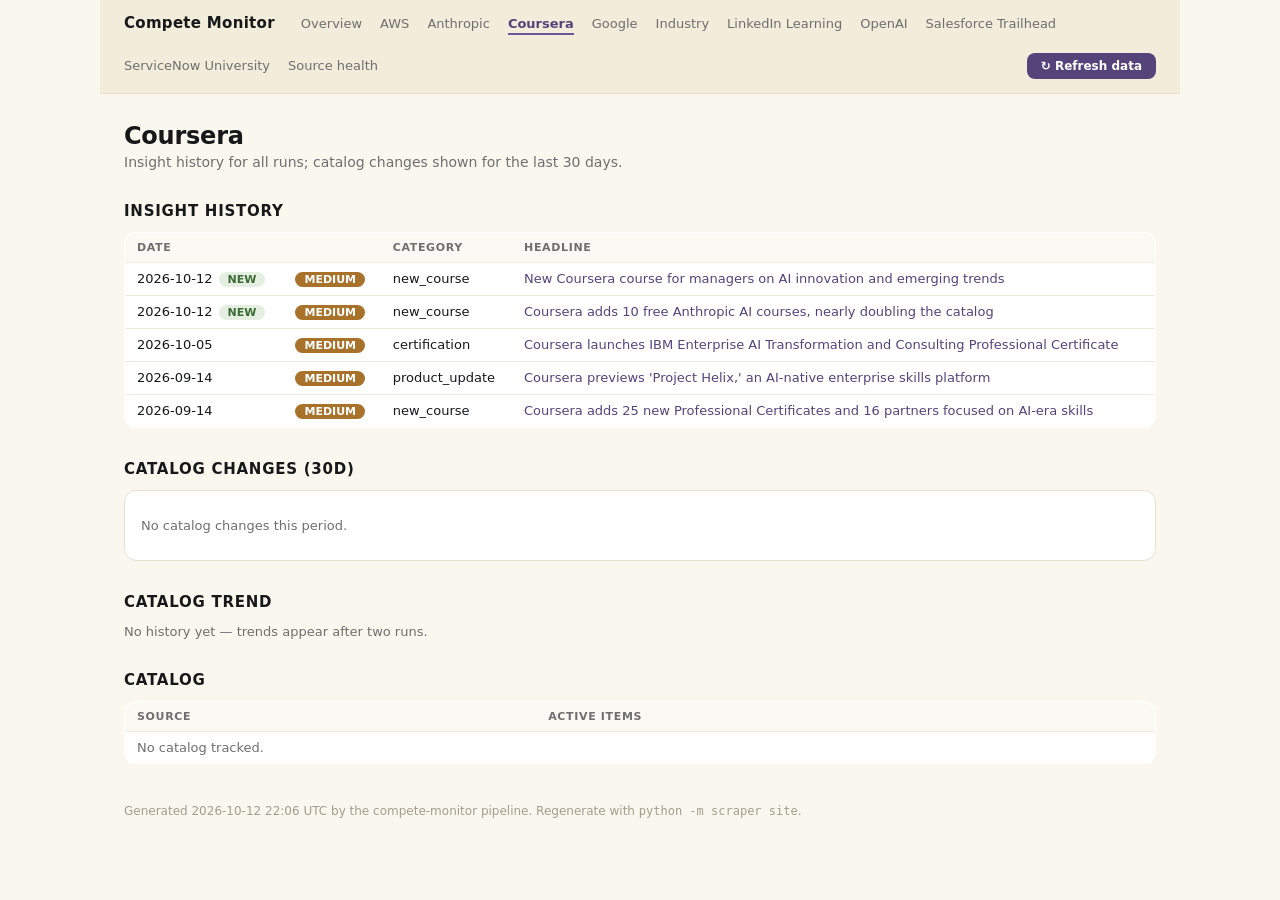
<file: competitor-coursera.html>
<!doctype html>
<html lang="en">
<head>
<meta charset="utf-8">
<meta name="viewport" content="width=device-width, initial-scale=1">
<title>Coursera — Compete Monitor</title>
<style>
  :root { color-scheme: light;
          --bg: #faf7ef; --band: #f2ecdb; --card: #ffffff;
          --line: #e7e1d2; --ink: #17181a; --muted: #6f6f6f;
          --teal: #6c5898; --teal-deep: #54447a; --teal-fill: #efecf6;
          --red: #b3402e; --amber: #a8722a; }
  * { box-sizing: border-box; }
  body { margin: 0; font-family: "Segoe UI", -apple-system, system-ui, sans-serif;
         background: var(--bg); color: var(--ink); }
  .wrap { max-width: 1080px; margin: 0 auto; padding: 0 24px 64px; }
  nav { background: var(--band); border-bottom: 1px solid var(--line);
        margin: 0 -24px 28px; padding: 14px 24px;
        display: flex; gap: 18px; flex-wrap: wrap; align-items: baseline; }
  nav .brand { color: var(--ink); font-weight: 700; font-size: 15px;
               letter-spacing: .02em; margin-right: 8px; text-decoration: none; }
  nav a { color: var(--muted); text-decoration: none; font-size: 13px; }
  nav a:hover { color: var(--teal-deep); }
  nav a.active { color: var(--teal-deep); border-bottom: 2px solid var(--teal);
                 padding-bottom: 2px; font-weight: 600; }
  nav .refresh { margin-left: auto; background: var(--teal-deep); color: #fff;
                 border: none; border-radius: 8px; padding: 6px 14px;
                 font-size: 12px; font-weight: 600; cursor: pointer;
                 text-decoration: none; }
  nav .refresh:hover { background: var(--teal); color: #fff; }
  nav button.refresh { font-family: inherit; }
  nav .refresh[disabled] { opacity: .75; cursor: default; }
  h1 { font-size: 24px; margin: 0 0 4px; letter-spacing: -.01em; }
  .sub { color: var(--muted); font-size: 14px; margin-bottom: 20px; }
  .summary { background: var(--card); border: 1px solid var(--line);
             border-left: 4px solid var(--teal); border-radius: 12px;
             padding: 14px 18px; font-size: 15px; line-height: 1.5; }
  .kpis { display: grid; grid-template-columns: repeat(auto-fit, minmax(150px,1fr));
          gap: 12px; margin: 20px 0 8px; }
  .kpi { background: var(--card); border: 1.5px solid var(--teal);
         border-radius: 12px; padding: 12px 16px; }
  .kpi .n { font-size: 24px; font-weight: 700; color: var(--teal);
            font-variant-numeric: tabular-nums; }
  .kpi .l { font-size: 11px; color: var(--muted); text-transform: uppercase;
            letter-spacing: .06em; }
  h2 { font-size: 15px; margin: 32px 0 12px; text-transform: uppercase;
       letter-spacing: .05em; }
  .cards { display: grid; grid-template-columns: repeat(auto-fill, minmax(320px,1fr));
           gap: 12px; }
  .card { background: var(--card); border: 1px solid var(--line);
          border-radius: 12px; padding: 14px 16px; }
  .card .meta { font-size: 12px; margin-bottom: 6px; }
  .badge { display: inline-block; border-radius: 10px; padding: 1px 9px;
           font-size: 11px; font-weight: 600; color: #fff; }
  .chip { display: inline-block; background: var(--teal-fill); border-radius: 10px;
          padding: 1px 9px; font-size: 11px; color: var(--teal-deep);
          margin-left: 6px; }
  .chip.new { background: #e4efe2; color: #3c6b35; font-weight: 700; }
  .card h3 { font-size: 15px; margin: 0 0 6px; }
  .card h3 a, td a, .comp-block a { color: var(--teal-deep); text-decoration: none; }
  .card p { font-size: 13px; color: #444; margin: 0; line-height: 1.45; }
  .card p + p { margin-top: 6px; }
  .card p strong { color: var(--ink); }
  .filters { display: flex; gap: 10px; flex-wrap: wrap; align-items: center;
             margin: 0 0 10px; font-size: 13px; }
  .filters select, .filters input { font: inherit; font-size: 13px;
             padding: 4px 8px; border: 1px solid var(--line);
             border-radius: 8px; background: var(--card); color: var(--ink); }
  .filters label { color: var(--muted); display: flex; gap: 6px;
                   align-items: center; }
  table { width: 100%; border-collapse: collapse; background: var(--card);
          border: 1px solid var(--line); border-radius: 12px; overflow: hidden;
          font-size: 13px; }
  th, td { text-align: left; padding: 8px 12px; border-bottom: 1px solid #efeadd;
           vertical-align: top; }
  th { background: #fbf9f3; font-size: 11px; color: var(--muted);
       text-transform: uppercase; letter-spacing: .06em; }
  tr:last-child td { border-bottom: none; }
  .comp-block { background: var(--card); border: 1px solid var(--line);
                border-radius: 12px; padding: 14px 16px; margin-bottom: 12px; }
  .comp-block h3 { margin: 0 0 8px; font-size: 15px; }
  .comp-block ul { margin: 6px 0; padding-left: 20px; font-size: 13px;
                   line-height: 1.6; }
  .muted { color: var(--muted); font-size: 13px; }
  .removed { color: var(--red); }
  .chart { background: var(--card); border: 1px solid var(--line);
           border-radius: 12px; padding: 14px 16px; margin-bottom: 12px; }
  .legend { font-size: 12px; margin-top: 6px; }
  .legend span { margin-right: 14px; }
  .dot { display: inline-block; width: 9px; height: 9px; border-radius: 5px;
         margin-right: 4px; }
  footer { margin-top: 40px; color: #a39d8d; font-size: 12px; }
</style>
</head>
<body>
<div class="wrap"><nav><a class="brand" href="index.html">Compete Monitor</a><a href="index.html">Overview</a><a href="competitor-aws.html">AWS</a><a href="competitor-anthropic.html">Anthropic</a><a href="competitor-coursera.html" class="active">Coursera</a><a href="competitor-google.html">Google</a><a href="competitor-industry.html">Industry</a><a href="competitor-linkedin-learning.html">LinkedIn Learning</a><a href="competitor-openai.html">OpenAI</a><a href="competitor-salesforce-trailhead.html">Salesforce Trailhead</a><a href="competitor-servicenow-university.html">ServiceNow University</a><a href="sources.html">Source health</a><a class="refresh" href="https://github.com/amyge0510/ASN-Compete-Dashboard/actions/workflows/monitor.yml" target="_blank" rel="noopener" title="Runs a fresh check (takes ~15 minutes); refresh this page afterwards">&#8635; Refresh data</a></nav>
<h1>Coursera</h1><div class="sub">Insight history for all runs; catalog changes shown for the last 30 days.</div><h2>Insight history</h2><table><tr><th>Date</th><th></th><th>Category</th><th>Headline</th></tr><tr data-competitor="Coursera" data-category="new_course" data-sig="medium" data-date="2026-10-12"><td>2026-10-12<span class="chip new">NEW</span></td><td><span class="badge" style="background:#a8722a">MEDIUM</span></td><td>new_course</td><td><a href="https://www.coursera.org/learn/ai-innovation-and-emerging-trends-training">New Coursera course for managers on AI innovation and emerging trends</a></td></tr><tr data-competitor="Coursera" data-category="new_course" data-sig="medium" data-date="2026-10-12"><td>2026-10-12<span class="chip new">NEW</span></td><td><span class="badge" style="background:#a8722a">MEDIUM</span></td><td>new_course</td><td><a href="https://blog.coursera.org/10-free-anthropic-ai-courses-launch-today-on-coursera-with-more-coming-each-month-to-help-learners-stay-current/">Coursera adds 10 free Anthropic AI courses, nearly doubling the catalog</a></td></tr><tr data-competitor="Coursera" data-category="certification" data-sig="medium" data-date="2026-10-05"><td>2026-10-05</td><td><span class="badge" style="background:#a8722a">MEDIUM</span></td><td>certification</td><td><a href="https://www.coursera.org/professional-certificates/ibm-enterprise-ai-transformation-and-consulting">Coursera launches IBM Enterprise AI Transformation and Consulting Professional Certificate</a></td></tr><tr data-competitor="Coursera" data-category="product_update" data-sig="medium" data-date="2026-09-14"><td>2026-09-14</td><td><span class="badge" style="background:#a8722a">MEDIUM</span></td><td>product_update</td><td><a href="https://investor.coursera.com/news/news-details/2026/Coursera-Announces-Project-Helix-a-New-AI-Native-Platform-Connecting-Skills-Discovery-and-Personalized-Learning-to-Verified-Capability-and-Business-Outcomes/default.aspx">Coursera previews &#x27;Project Helix,&#x27; an AI-native enterprise skills platform</a></td></tr><tr data-competitor="Coursera" data-category="new_course" data-sig="medium" data-date="2026-09-14"><td>2026-09-14</td><td><span class="badge" style="background:#a8722a">MEDIUM</span></td><td>new_course</td><td><a href="https://blog.coursera.org/for-educators/">Coursera adds 25 new Professional Certificates and 16 partners focused on AI-era skills</a></td></tr></table><h2>Catalog changes (30d)</h2><div class="comp-block"><p class="muted">No catalog changes this period.</p></div><h2>Catalog trend</h2><p class="muted">No history yet — trends appear after two runs.</p><h2>Catalog</h2><table><tr><th>Source</th><th>Active items</th></tr><tr><td colspan="2" class="muted">No catalog tracked.</td></tr></table>
<footer>Generated 2026-10-12 22:06 UTC by the compete-monitor pipeline. Regenerate with <code>python -m scraper site</code>.</footer></div>
</body>
</html>
</file>
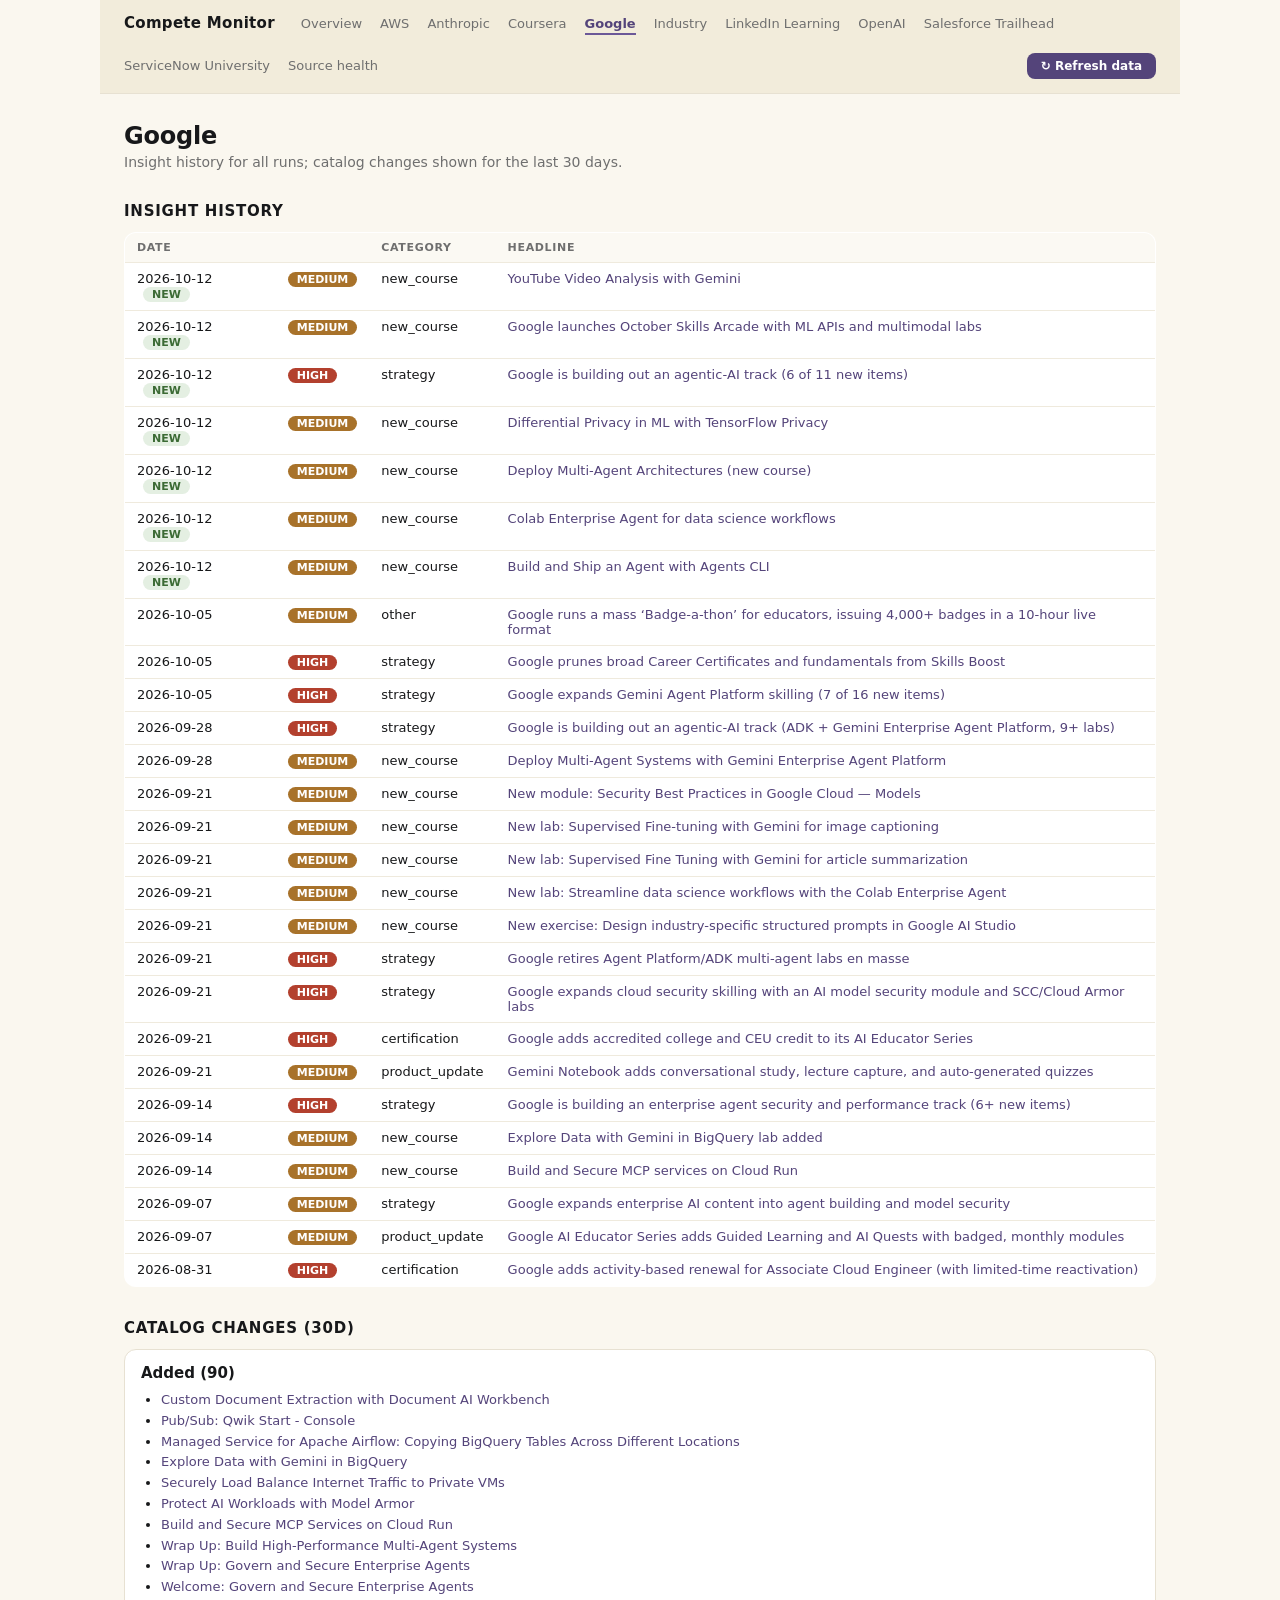
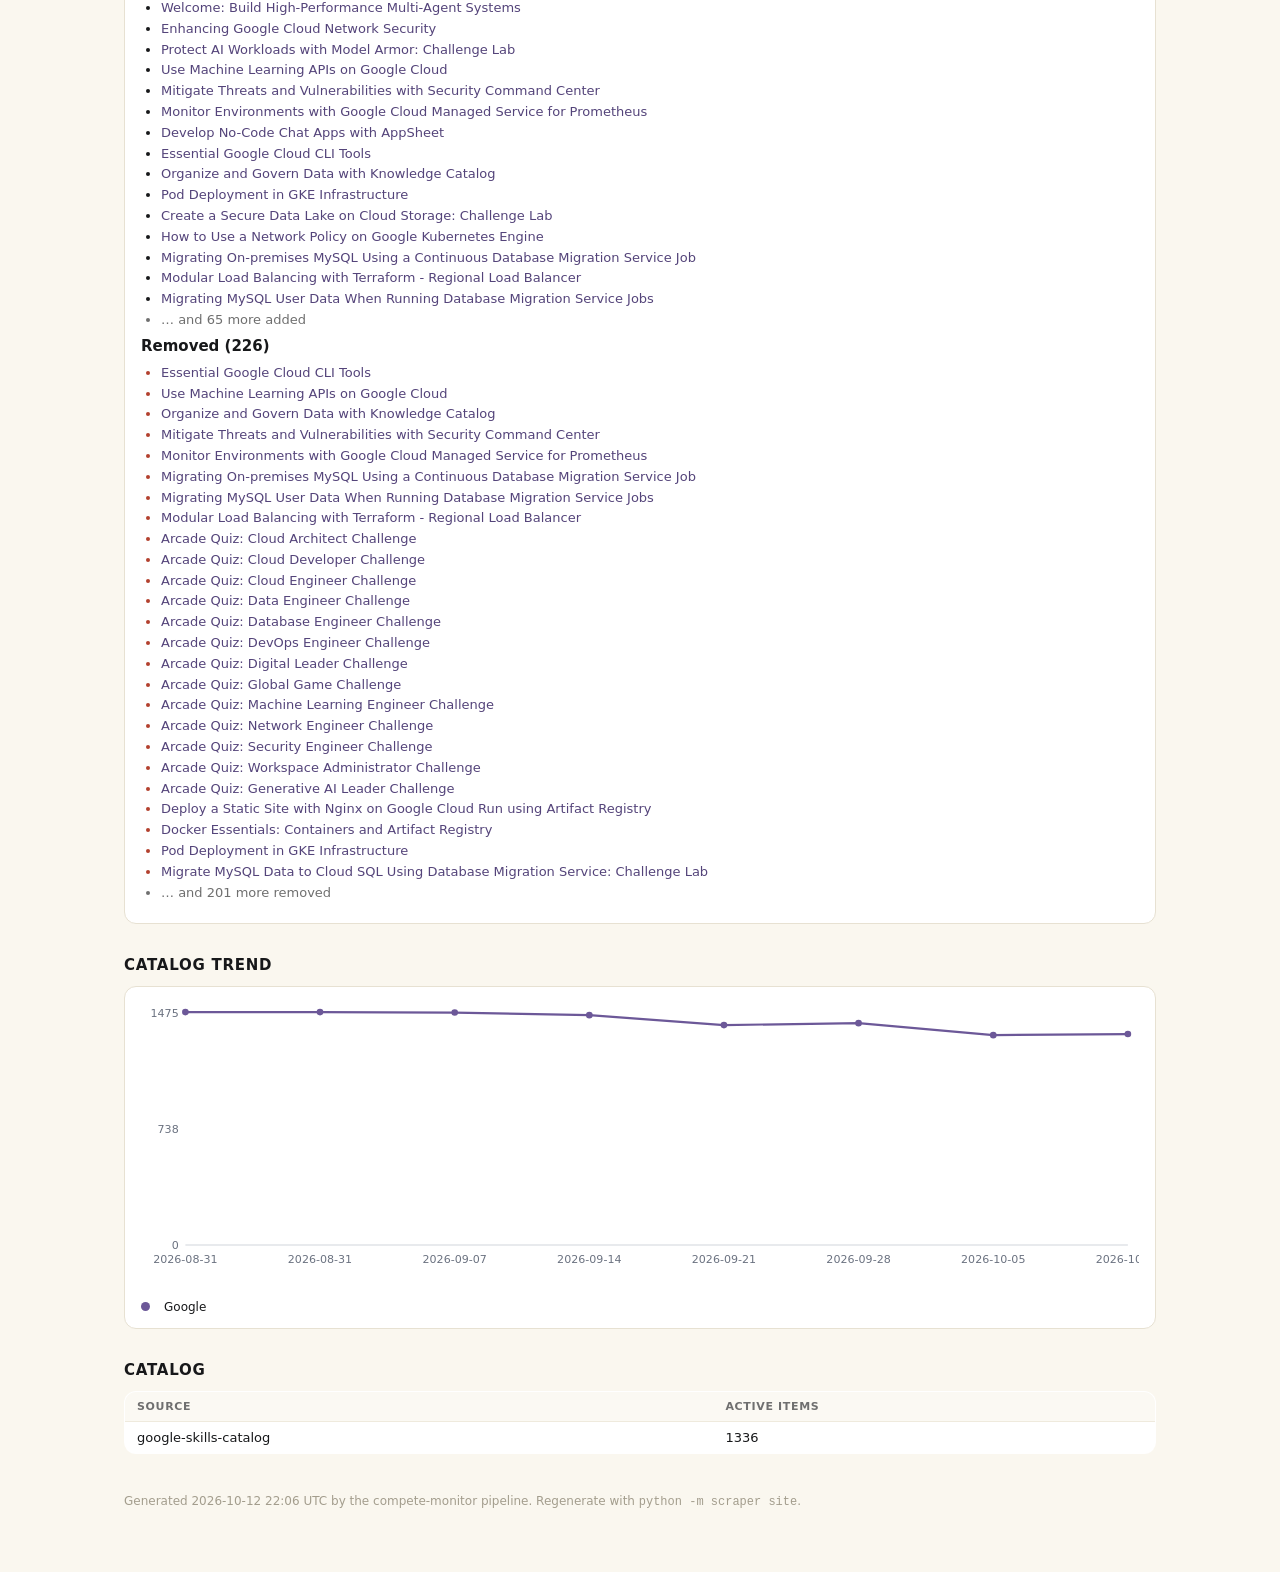
<file: competitor-google.html>
<!doctype html>
<html lang="en">
<head>
<meta charset="utf-8">
<meta name="viewport" content="width=device-width, initial-scale=1">
<title>Google — Compete Monitor</title>
<style>
  :root { color-scheme: light;
          --bg: #faf7ef; --band: #f2ecdb; --card: #ffffff;
          --line: #e7e1d2; --ink: #17181a; --muted: #6f6f6f;
          --teal: #6c5898; --teal-deep: #54447a; --teal-fill: #efecf6;
          --red: #b3402e; --amber: #a8722a; }
  * { box-sizing: border-box; }
  body { margin: 0; font-family: "Segoe UI", -apple-system, system-ui, sans-serif;
         background: var(--bg); color: var(--ink); }
  .wrap { max-width: 1080px; margin: 0 auto; padding: 0 24px 64px; }
  nav { background: var(--band); border-bottom: 1px solid var(--line);
        margin: 0 -24px 28px; padding: 14px 24px;
        display: flex; gap: 18px; flex-wrap: wrap; align-items: baseline; }
  nav .brand { color: var(--ink); font-weight: 700; font-size: 15px;
               letter-spacing: .02em; margin-right: 8px; text-decoration: none; }
  nav a { color: var(--muted); text-decoration: none; font-size: 13px; }
  nav a:hover { color: var(--teal-deep); }
  nav a.active { color: var(--teal-deep); border-bottom: 2px solid var(--teal);
                 padding-bottom: 2px; font-weight: 600; }
  nav .refresh { margin-left: auto; background: var(--teal-deep); color: #fff;
                 border: none; border-radius: 8px; padding: 6px 14px;
                 font-size: 12px; font-weight: 600; cursor: pointer;
                 text-decoration: none; }
  nav .refresh:hover { background: var(--teal); color: #fff; }
  nav button.refresh { font-family: inherit; }
  nav .refresh[disabled] { opacity: .75; cursor: default; }
  h1 { font-size: 24px; margin: 0 0 4px; letter-spacing: -.01em; }
  .sub { color: var(--muted); font-size: 14px; margin-bottom: 20px; }
  .summary { background: var(--card); border: 1px solid var(--line);
             border-left: 4px solid var(--teal); border-radius: 12px;
             padding: 14px 18px; font-size: 15px; line-height: 1.5; }
  .kpis { display: grid; grid-template-columns: repeat(auto-fit, minmax(150px,1fr));
          gap: 12px; margin: 20px 0 8px; }
  .kpi { background: var(--card); border: 1.5px solid var(--teal);
         border-radius: 12px; padding: 12px 16px; }
  .kpi .n { font-size: 24px; font-weight: 700; color: var(--teal);
            font-variant-numeric: tabular-nums; }
  .kpi .l { font-size: 11px; color: var(--muted); text-transform: uppercase;
            letter-spacing: .06em; }
  h2 { font-size: 15px; margin: 32px 0 12px; text-transform: uppercase;
       letter-spacing: .05em; }
  .cards { display: grid; grid-template-columns: repeat(auto-fill, minmax(320px,1fr));
           gap: 12px; }
  .card { background: var(--card); border: 1px solid var(--line);
          border-radius: 12px; padding: 14px 16px; }
  .card .meta { font-size: 12px; margin-bottom: 6px; }
  .badge { display: inline-block; border-radius: 10px; padding: 1px 9px;
           font-size: 11px; font-weight: 600; color: #fff; }
  .chip { display: inline-block; background: var(--teal-fill); border-radius: 10px;
          padding: 1px 9px; font-size: 11px; color: var(--teal-deep);
          margin-left: 6px; }
  .chip.new { background: #e4efe2; color: #3c6b35; font-weight: 700; }
  .card h3 { font-size: 15px; margin: 0 0 6px; }
  .card h3 a, td a, .comp-block a { color: var(--teal-deep); text-decoration: none; }
  .card p { font-size: 13px; color: #444; margin: 0; line-height: 1.45; }
  .card p + p { margin-top: 6px; }
  .card p strong { color: var(--ink); }
  .filters { display: flex; gap: 10px; flex-wrap: wrap; align-items: center;
             margin: 0 0 10px; font-size: 13px; }
  .filters select, .filters input { font: inherit; font-size: 13px;
             padding: 4px 8px; border: 1px solid var(--line);
             border-radius: 8px; background: var(--card); color: var(--ink); }
  .filters label { color: var(--muted); display: flex; gap: 6px;
                   align-items: center; }
  table { width: 100%; border-collapse: collapse; background: var(--card);
          border: 1px solid var(--line); border-radius: 12px; overflow: hidden;
          font-size: 13px; }
  th, td { text-align: left; padding: 8px 12px; border-bottom: 1px solid #efeadd;
           vertical-align: top; }
  th { background: #fbf9f3; font-size: 11px; color: var(--muted);
       text-transform: uppercase; letter-spacing: .06em; }
  tr:last-child td { border-bottom: none; }
  .comp-block { background: var(--card); border: 1px solid var(--line);
                border-radius: 12px; padding: 14px 16px; margin-bottom: 12px; }
  .comp-block h3 { margin: 0 0 8px; font-size: 15px; }
  .comp-block ul { margin: 6px 0; padding-left: 20px; font-size: 13px;
                   line-height: 1.6; }
  .muted { color: var(--muted); font-size: 13px; }
  .removed { color: var(--red); }
  .chart { background: var(--card); border: 1px solid var(--line);
           border-radius: 12px; padding: 14px 16px; margin-bottom: 12px; }
  .legend { font-size: 12px; margin-top: 6px; }
  .legend span { margin-right: 14px; }
  .dot { display: inline-block; width: 9px; height: 9px; border-radius: 5px;
         margin-right: 4px; }
  footer { margin-top: 40px; color: #a39d8d; font-size: 12px; }
</style>
</head>
<body>
<div class="wrap"><nav><a class="brand" href="index.html">Compete Monitor</a><a href="index.html">Overview</a><a href="competitor-aws.html">AWS</a><a href="competitor-anthropic.html">Anthropic</a><a href="competitor-coursera.html">Coursera</a><a href="competitor-google.html" class="active">Google</a><a href="competitor-industry.html">Industry</a><a href="competitor-linkedin-learning.html">LinkedIn Learning</a><a href="competitor-openai.html">OpenAI</a><a href="competitor-salesforce-trailhead.html">Salesforce Trailhead</a><a href="competitor-servicenow-university.html">ServiceNow University</a><a href="sources.html">Source health</a><a class="refresh" href="https://github.com/amyge0510/ASN-Compete-Dashboard/actions/workflows/monitor.yml" target="_blank" rel="noopener" title="Runs a fresh check (takes ~15 minutes); refresh this page afterwards">&#8635; Refresh data</a></nav>
<h1>Google</h1><div class="sub">Insight history for all runs; catalog changes shown for the last 30 days.</div><h2>Insight history</h2><table><tr><th>Date</th><th></th><th>Category</th><th>Headline</th></tr><tr data-competitor="Google" data-category="new_course" data-sig="medium" data-date="2026-10-12"><td>2026-10-12<span class="chip new">NEW</span></td><td><span class="badge" style="background:#a8722a">MEDIUM</span></td><td>new_course</td><td><a href="https://www.skills.google/focuses/109489">YouTube Video Analysis with Gemini</a></td></tr><tr data-competitor="Google" data-category="new_course" data-sig="medium" data-date="2026-10-12"><td>2026-10-12<span class="chip new">NEW</span></td><td><span class="badge" style="background:#a8722a">MEDIUM</span></td><td>new_course</td><td><a href="https://discuss.google.dev/t/infocus-this-week-google-skills-arcade-october-2026/402706">Google launches October Skills Arcade with ML APIs and multimodal labs</a></td></tr><tr data-competitor="Google" data-category="strategy" data-sig="high" data-date="2026-10-12"><td>2026-10-12<span class="chip new">NEW</span></td><td><span class="badge" style="background:#b3402e">HIGH</span></td><td>strategy</td><td><a href="https://www.skills.google/course_templates/1445">Google is building out an agentic‑AI track (6 of 11 new items)</a></td></tr><tr data-competitor="Google" data-category="new_course" data-sig="medium" data-date="2026-10-12"><td>2026-10-12<span class="chip new">NEW</span></td><td><span class="badge" style="background:#a8722a">MEDIUM</span></td><td>new_course</td><td><a href="https://www.skills.google/focuses/90069">Differential Privacy in ML with TensorFlow Privacy</a></td></tr><tr data-competitor="Google" data-category="new_course" data-sig="medium" data-date="2026-10-12"><td>2026-10-12<span class="chip new">NEW</span></td><td><span class="badge" style="background:#a8722a">MEDIUM</span></td><td>new_course</td><td><a href="https://www.skills.google/course_templates/1445">Deploy Multi‑Agent Architectures (new course)</a></td></tr><tr data-competitor="Google" data-category="new_course" data-sig="medium" data-date="2026-10-12"><td>2026-10-12<span class="chip new">NEW</span></td><td><span class="badge" style="background:#a8722a">MEDIUM</span></td><td>new_course</td><td><a href="https://www.skills.google/focuses/143118">Colab Enterprise Agent for data science workflows</a></td></tr><tr data-competitor="Google" data-category="new_course" data-sig="medium" data-date="2026-10-12"><td>2026-10-12<span class="chip new">NEW</span></td><td><span class="badge" style="background:#a8722a">MEDIUM</span></td><td>new_course</td><td><a href="https://www.skills.google/focuses/165601">Build and Ship an Agent with Agents CLI</a></td></tr><tr data-competitor="Google" data-category="other" data-sig="medium" data-date="2026-10-05"><td>2026-10-05</td><td><span class="badge" style="background:#a8722a">MEDIUM</span></td><td>other</td><td><a href="https://blog.google/products-and-platforms/products/education/ai-educator-series-badge-a-thon/">Google runs a mass ‘Badge‑a‑thon’ for educators, issuing 4,000+ badges in a 10‑hour live format</a></td></tr><tr data-competitor="Google" data-category="strategy" data-sig="high" data-date="2026-10-05"><td>2026-10-05</td><td><span class="badge" style="background:#b3402e">HIGH</span></td><td>strategy</td><td><a href="https://www.skills.google/">Google prunes broad Career Certificates and fundamentals from Skills Boost</a></td></tr><tr data-competitor="Google" data-category="strategy" data-sig="high" data-date="2026-10-05"><td>2026-10-05</td><td><span class="badge" style="background:#b3402e">HIGH</span></td><td>strategy</td><td><a href="https://www.skills.google/focuses/90070">Google expands Gemini Agent Platform skilling (7 of 16 new items)</a></td></tr><tr data-competitor="Google" data-category="strategy" data-sig="high" data-date="2026-09-28"><td>2026-09-28</td><td><span class="badge" style="background:#b3402e">HIGH</span></td><td>strategy</td><td><a href="https://www.skills.google/course_templates/1275">Google is building out an agentic‑AI track (ADK + Gemini Enterprise Agent Platform, 9+ labs)</a></td></tr><tr data-competitor="Google" data-category="new_course" data-sig="medium" data-date="2026-09-28"><td>2026-09-28</td><td><span class="badge" style="background:#a8722a">MEDIUM</span></td><td>new_course</td><td><a href="https://www.skills.google/course_templates/1275">Deploy Multi‑Agent Systems with Gemini Enterprise Agent Platform</a></td></tr><tr data-competitor="Google" data-category="new_course" data-sig="medium" data-date="2026-09-21"><td>2026-09-21</td><td><span class="badge" style="background:#a8722a">MEDIUM</span></td><td>new_course</td><td><a href="https://www.skills.google/course_templates/1895">New module: Security Best Practices in Google Cloud — Models</a></td></tr><tr data-competitor="Google" data-category="new_course" data-sig="medium" data-date="2026-09-21"><td>2026-09-21</td><td><span class="badge" style="background:#a8722a">MEDIUM</span></td><td>new_course</td><td><a href="https://www.skills.google/focuses/124952">New lab: Supervised Fine-tuning with Gemini for image captioning</a></td></tr><tr data-competitor="Google" data-category="new_course" data-sig="medium" data-date="2026-09-21"><td>2026-09-21</td><td><span class="badge" style="background:#a8722a">MEDIUM</span></td><td>new_course</td><td><a href="https://www.skills.google/focuses/104686">New lab: Supervised Fine Tuning with Gemini for article summarization</a></td></tr><tr data-competitor="Google" data-category="new_course" data-sig="medium" data-date="2026-09-21"><td>2026-09-21</td><td><span class="badge" style="background:#a8722a">MEDIUM</span></td><td>new_course</td><td><a href="https://www.skills.google/focuses/143118">New lab: Streamline data science workflows with the Colab Enterprise Agent</a></td></tr><tr data-competitor="Google" data-category="new_course" data-sig="medium" data-date="2026-09-21"><td>2026-09-21</td><td><span class="badge" style="background:#a8722a">MEDIUM</span></td><td>new_course</td><td><a href="https://www.skills.google/focuses/165079">New exercise: Design industry-specific structured prompts in Google AI Studio</a></td></tr><tr data-competitor="Google" data-category="strategy" data-sig="high" data-date="2026-09-21"><td>2026-09-21</td><td><span class="badge" style="background:#b3402e">HIGH</span></td><td>strategy</td><td><a href="https://www.skills.google/">Google retires Agent Platform/ADK multi-agent labs en masse</a></td></tr><tr data-competitor="Google" data-category="strategy" data-sig="high" data-date="2026-09-21"><td>2026-09-21</td><td><span class="badge" style="background:#b3402e">HIGH</span></td><td>strategy</td><td><a href="https://www.skills.google/course_templates/1895">Google expands cloud security skilling with an AI model security module and SCC/Cloud Armor labs</a></td></tr><tr data-competitor="Google" data-category="certification" data-sig="high" data-date="2026-09-21"><td>2026-09-21</td><td><span class="badge" style="background:#b3402e">HIGH</span></td><td>certification</td><td><a href="https://blog.google/products-and-platforms/products/education/college-credit-ai-educator-series/">Google adds accredited college and CEU credit to its AI Educator Series</a></td></tr><tr data-competitor="Google" data-category="product_update" data-sig="medium" data-date="2026-09-21"><td>2026-09-21</td><td><span class="badge" style="background:#a8722a">MEDIUM</span></td><td>product_update</td><td><a href="https://blog.google/innovation-and-ai/products/gemini-notebook/new-study-tools-september-2026/">Gemini Notebook adds conversational study, lecture capture, and auto‑generated quizzes</a></td></tr><tr data-competitor="Google" data-category="strategy" data-sig="high" data-date="2026-09-14"><td>2026-09-14</td><td><span class="badge" style="background:#b3402e">HIGH</span></td><td>strategy</td><td><a href="https://www.skills.google/course_templates/1887">Google is building an enterprise agent security and performance track (6+ new items)</a></td></tr><tr data-competitor="Google" data-category="new_course" data-sig="medium" data-date="2026-09-14"><td>2026-09-14</td><td><span class="badge" style="background:#a8722a">MEDIUM</span></td><td>new_course</td><td><a href="https://www.skills.google/focuses/164944">Explore Data with Gemini in BigQuery lab added</a></td></tr><tr data-competitor="Google" data-category="new_course" data-sig="medium" data-date="2026-09-14"><td>2026-09-14</td><td><span class="badge" style="background:#a8722a">MEDIUM</span></td><td>new_course</td><td><a href="https://www.skills.google/course_templates/1884">Build and Secure MCP services on Cloud Run</a></td></tr><tr data-competitor="Google" data-category="strategy" data-sig="medium" data-date="2026-09-07"><td>2026-09-07</td><td><span class="badge" style="background:#a8722a">MEDIUM</span></td><td>strategy</td><td><a href="https://www.skills.google/focuses/164937">Google expands enterprise AI content into agent building and model security</a></td></tr><tr data-competitor="Google" data-category="product_update" data-sig="medium" data-date="2026-09-07"><td>2026-09-07</td><td><span class="badge" style="background:#a8722a">MEDIUM</span></td><td>product_update</td><td><a href="https://blog.google/products-and-platforms/products/education/new-ai-educator-trainings-september-2026/">Google AI Educator Series adds Guided Learning and AI Quests with badged, monthly modules</a></td></tr><tr data-competitor="Google" data-category="certification" data-sig="high" data-date="2026-08-31"><td>2026-08-31</td><td><span class="badge" style="background:#b3402e">HIGH</span></td><td>certification</td><td><a href="https://partner.skills.google/paths/4177">Google adds activity-based renewal for Associate Cloud Engineer (with limited-time reactivation)</a></td></tr></table><h2>Catalog changes (30d)</h2><div class="comp-block"><h3>Added (90)</h3><ul><li><a href="https://www.skills.google/focuses/67855">Custom Document Extraction with Document AI Workbench</a></li><li><a href="https://www.skills.google/focuses/3719">Pub/Sub: Qwik Start - Console</a></li><li><a href="https://www.skills.google/focuses/3528">Managed Service for Apache Airflow: Copying BigQuery Tables Across Different Locations</a></li><li><a href="https://www.skills.google/focuses/164944">Explore Data with Gemini in BigQuery</a></li><li><a href="https://www.skills.google/focuses/136018">Securely Load Balance Internet Traffic to Private VMs</a></li><li><a href="https://www.skills.google/course_templates/1889">Protect AI Workloads with Model Armor</a></li><li><a href="https://www.skills.google/course_templates/1884">Build and Secure MCP Services on Cloud Run</a></li><li><a href="https://www.skills.google/course_templates/1885">Wrap Up: Build High-Performance Multi-Agent Systems</a></li><li><a href="https://www.skills.google/course_templates/1887">Wrap Up: Govern and Secure Enterprise Agents</a></li><li><a href="https://www.skills.google/course_templates/1886">Welcome: Govern and Secure Enterprise Agents</a></li><li><a href="https://www.skills.google/course_templates/1888">Welcome: Build High-Performance Multi-Agent Systems</a></li><li><a href="https://www.skills.google/focuses/57194">Enhancing Google Cloud Network Security</a></li><li><a href="https://www.skills.google/focuses/164963">Protect AI Workloads with Model Armor: Challenge Lab</a></li><li><a href="https://www.skills.google/course_templates/630">Use Machine Learning APIs on Google Cloud</a></li><li><a href="https://www.skills.google/course_templates/759">Mitigate Threats and Vulnerabilities with Security Command Center</a></li><li><a href="https://www.skills.google/course_templates/761">Monitor Environments with Google Cloud Managed Service for Prometheus</a></li><li><a href="https://www.skills.google/focuses/62969">Develop No-Code Chat Apps with AppSheet</a></li><li><a href="https://www.skills.google/course_templates/1206">Essential Google Cloud CLI Tools</a></li><li><a href="https://www.skills.google/course_templates/726">Organize and Govern Data with Knowledge Catalog</a></li><li><a href="https://www.skills.google/focuses/132359">Pod Deployment in GKE Infrastructure</a></li><li><a href="https://www.skills.google/focuses/63857">Create a Secure Data Lake on Cloud Storage: Challenge Lab</a></li><li><a href="https://www.skills.google/focuses/5572">How to Use a Network Policy on Google Kubernetes Engine</a></li><li><a href="https://www.skills.google/focuses/105629">Migrating On-premises MySQL Using a Continuous Database Migration Service Job</a></li><li><a href="https://www.skills.google/focuses/1207">Modular Load Balancing with Terraform - Regional Load Balancer</a></li><li><a href="https://www.skills.google/focuses/105630">Migrating MySQL User Data When Running Database Migration Service Jobs</a></li><li class="muted">&hellip; and 65 more added</li></ul><h3>Removed (226)</h3><ul><li class="removed"><a href="https://www.skills.google/course_templates/1206">Essential Google Cloud CLI Tools</a></li><li class="removed"><a href="https://www.skills.google/course_templates/630">Use Machine Learning APIs on Google Cloud</a></li><li class="removed"><a href="https://www.skills.google/course_templates/726">Organize and Govern Data with Knowledge Catalog</a></li><li class="removed"><a href="https://www.skills.google/course_templates/759">Mitigate Threats and Vulnerabilities with Security Command Center</a></li><li class="removed"><a href="https://www.skills.google/course_templates/761">Monitor Environments with Google Cloud Managed Service for Prometheus</a></li><li class="removed"><a href="https://www.skills.google/focuses/105629">Migrating On-premises MySQL Using a Continuous Database Migration Service Job</a></li><li class="removed"><a href="https://www.skills.google/focuses/105630">Migrating MySQL User Data When Running Database Migration Service Jobs</a></li><li class="removed"><a href="https://www.skills.google/focuses/1207">Modular Load Balancing with Terraform - Regional Load Balancer</a></li><li class="removed"><a href="https://www.skills.google/focuses/122983">Arcade Quiz: Cloud Architect Challenge</a></li><li class="removed"><a href="https://www.skills.google/focuses/122984">Arcade Quiz: Cloud Developer Challenge</a></li><li class="removed"><a href="https://www.skills.google/focuses/122985">Arcade Quiz: Cloud Engineer Challenge</a></li><li class="removed"><a href="https://www.skills.google/focuses/122986">Arcade Quiz: Data Engineer Challenge</a></li><li class="removed"><a href="https://www.skills.google/focuses/122988">Arcade Quiz: Database Engineer Challenge</a></li><li class="removed"><a href="https://www.skills.google/focuses/122989">Arcade Quiz: DevOps Engineer Challenge</a></li><li class="removed"><a href="https://www.skills.google/focuses/122990">Arcade Quiz: Digital Leader Challenge</a></li><li class="removed"><a href="https://www.skills.google/focuses/122991">Arcade Quiz: Global Game Challenge</a></li><li class="removed"><a href="https://www.skills.google/focuses/122992">Arcade Quiz: Machine Learning Engineer Challenge</a></li><li class="removed"><a href="https://www.skills.google/focuses/122993">Arcade Quiz: Network Engineer Challenge</a></li><li class="removed"><a href="https://www.skills.google/focuses/122994">Arcade Quiz: Security Engineer Challenge</a></li><li class="removed"><a href="https://www.skills.google/focuses/122995">Arcade Quiz: Workspace Administrator Challenge</a></li><li class="removed"><a href="https://www.skills.google/focuses/124802">Arcade Quiz: Generative AI Leader Challenge</a></li><li class="removed"><a href="https://www.skills.google/focuses/125091">Deploy a Static Site with Nginx on Google Cloud Run using Artifact Registry</a></li><li class="removed"><a href="https://www.skills.google/focuses/127756">Docker Essentials: Containers and Artifact Registry</a></li><li class="removed"><a href="https://www.skills.google/focuses/132359">Pod Deployment in GKE Infrastructure</a></li><li class="removed"><a href="https://www.skills.google/focuses/20393">Migrate MySQL Data to Cloud SQL Using Database Migration Service: Challenge Lab</a></li><li class="muted">&hellip; and 201 more removed</li></ul></div><h2>Catalog trend</h2><div class="chart"><svg viewBox="0 0 900 260" width="100%" role="img"><line x1="40" y1="220" x2="890" y2="220" stroke="#d1d5db"/><text x="34" y="224.0" font-size="10" fill="#6b7280" text-anchor="end">0</text><text x="34" y="118.92881355932204" font-size="10" fill="#6b7280" text-anchor="end">738</text><text x="34" y="14.0" font-size="10" fill="#6b7280" text-anchor="end">1475</text><polyline points="40.0,10.0 161.4,10.0 282.9,10.4 404.3,12.8 525.7,21.7 647.1,20.0 768.6,30.8 890.0,29.8" fill="none" stroke="#6c5898" stroke-width="2"/><circle cx="40.0" cy="10.0" r="3" fill="#6c5898"/><circle cx="161.4" cy="10.0" r="3" fill="#6c5898"/><circle cx="282.9" cy="10.4" r="3" fill="#6c5898"/><circle cx="404.3" cy="12.8" r="3" fill="#6c5898"/><circle cx="525.7" cy="21.7" r="3" fill="#6c5898"/><circle cx="647.1" cy="20.0" r="3" fill="#6c5898"/><circle cx="768.6" cy="30.8" r="3" fill="#6c5898"/><circle cx="890.0" cy="29.8" r="3" fill="#6c5898"/><text x="40.0" y="236" font-size="10" fill="#6b7280" text-anchor="middle">2026-08-31</text><text x="161.4" y="236" font-size="10" fill="#6b7280" text-anchor="middle">2026-08-31</text><text x="282.9" y="236" font-size="10" fill="#6b7280" text-anchor="middle">2026-09-07</text><text x="404.3" y="236" font-size="10" fill="#6b7280" text-anchor="middle">2026-09-14</text><text x="525.7" y="236" font-size="10" fill="#6b7280" text-anchor="middle">2026-09-21</text><text x="647.1" y="236" font-size="10" fill="#6b7280" text-anchor="middle">2026-09-28</text><text x="768.6" y="236" font-size="10" fill="#6b7280" text-anchor="middle">2026-10-05</text><text x="890.0" y="236" font-size="10" fill="#6b7280" text-anchor="middle">2026-10-12</text></svg><div class="legend"><span><span class="dot" style="background:#6c5898"></span>Google</span></div></div><h2>Catalog</h2><table><tr><th>Source</th><th>Active items</th></tr><tr><td>google-skills-catalog</td><td>1336</td></tr></table>
<footer>Generated 2026-10-12 22:06 UTC by the compete-monitor pipeline. Regenerate with <code>python -m scraper site</code>.</footer></div>
</body>
</html>
</file>
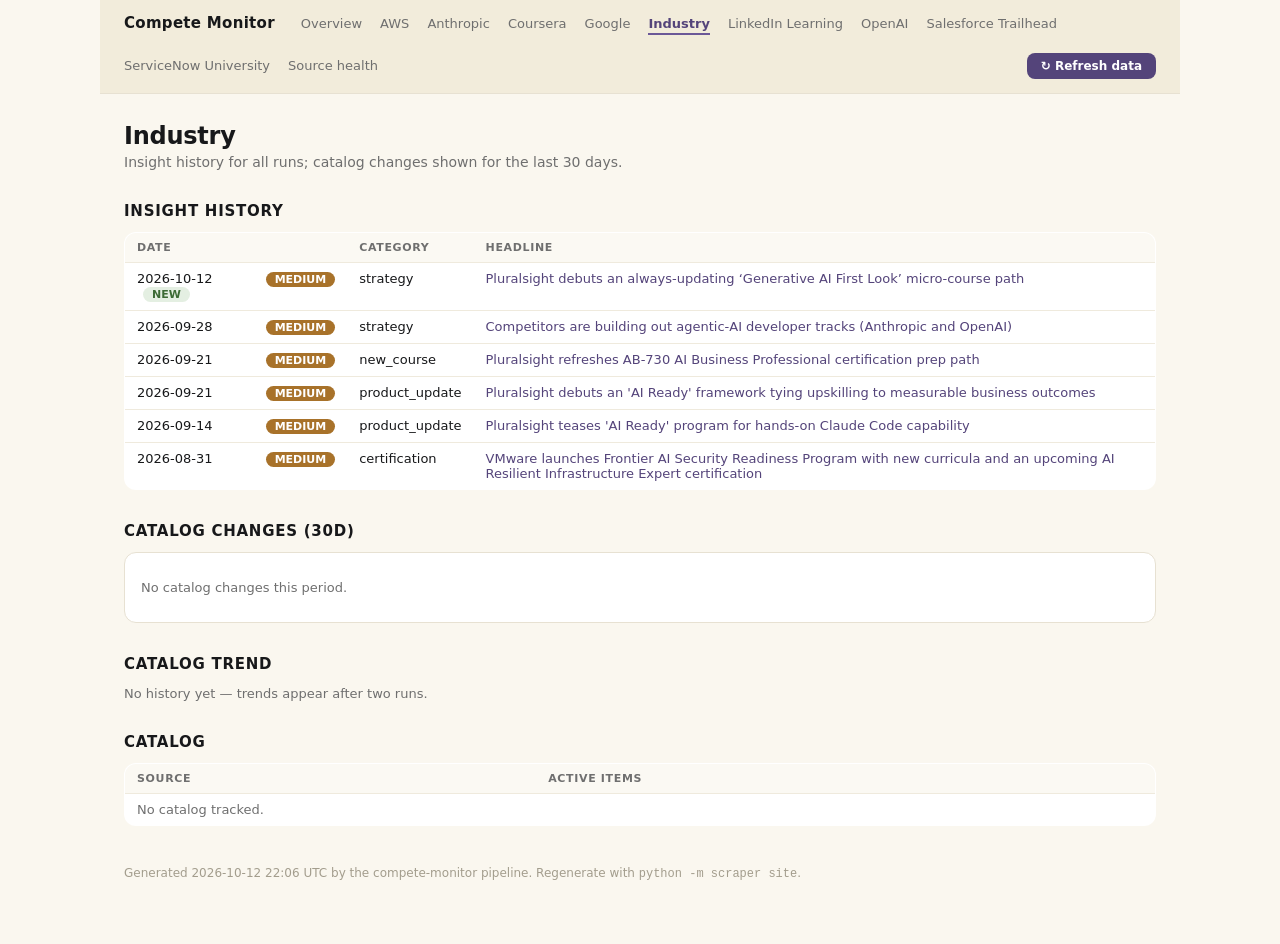
<file: competitor-industry.html>
<!doctype html>
<html lang="en">
<head>
<meta charset="utf-8">
<meta name="viewport" content="width=device-width, initial-scale=1">
<title>Industry — Compete Monitor</title>
<style>
  :root { color-scheme: light;
          --bg: #faf7ef; --band: #f2ecdb; --card: #ffffff;
          --line: #e7e1d2; --ink: #17181a; --muted: #6f6f6f;
          --teal: #6c5898; --teal-deep: #54447a; --teal-fill: #efecf6;
          --red: #b3402e; --amber: #a8722a; }
  * { box-sizing: border-box; }
  body { margin: 0; font-family: "Segoe UI", -apple-system, system-ui, sans-serif;
         background: var(--bg); color: var(--ink); }
  .wrap { max-width: 1080px; margin: 0 auto; padding: 0 24px 64px; }
  nav { background: var(--band); border-bottom: 1px solid var(--line);
        margin: 0 -24px 28px; padding: 14px 24px;
        display: flex; gap: 18px; flex-wrap: wrap; align-items: baseline; }
  nav .brand { color: var(--ink); font-weight: 700; font-size: 15px;
               letter-spacing: .02em; margin-right: 8px; text-decoration: none; }
  nav a { color: var(--muted); text-decoration: none; font-size: 13px; }
  nav a:hover { color: var(--teal-deep); }
  nav a.active { color: var(--teal-deep); border-bottom: 2px solid var(--teal);
                 padding-bottom: 2px; font-weight: 600; }
  nav .refresh { margin-left: auto; background: var(--teal-deep); color: #fff;
                 border: none; border-radius: 8px; padding: 6px 14px;
                 font-size: 12px; font-weight: 600; cursor: pointer;
                 text-decoration: none; }
  nav .refresh:hover { background: var(--teal); color: #fff; }
  nav button.refresh { font-family: inherit; }
  nav .refresh[disabled] { opacity: .75; cursor: default; }
  h1 { font-size: 24px; margin: 0 0 4px; letter-spacing: -.01em; }
  .sub { color: var(--muted); font-size: 14px; margin-bottom: 20px; }
  .summary { background: var(--card); border: 1px solid var(--line);
             border-left: 4px solid var(--teal); border-radius: 12px;
             padding: 14px 18px; font-size: 15px; line-height: 1.5; }
  .kpis { display: grid; grid-template-columns: repeat(auto-fit, minmax(150px,1fr));
          gap: 12px; margin: 20px 0 8px; }
  .kpi { background: var(--card); border: 1.5px solid var(--teal);
         border-radius: 12px; padding: 12px 16px; }
  .kpi .n { font-size: 24px; font-weight: 700; color: var(--teal);
            font-variant-numeric: tabular-nums; }
  .kpi .l { font-size: 11px; color: var(--muted); text-transform: uppercase;
            letter-spacing: .06em; }
  h2 { font-size: 15px; margin: 32px 0 12px; text-transform: uppercase;
       letter-spacing: .05em; }
  .cards { display: grid; grid-template-columns: repeat(auto-fill, minmax(320px,1fr));
           gap: 12px; }
  .card { background: var(--card); border: 1px solid var(--line);
          border-radius: 12px; padding: 14px 16px; }
  .card .meta { font-size: 12px; margin-bottom: 6px; }
  .badge { display: inline-block; border-radius: 10px; padding: 1px 9px;
           font-size: 11px; font-weight: 600; color: #fff; }
  .chip { display: inline-block; background: var(--teal-fill); border-radius: 10px;
          padding: 1px 9px; font-size: 11px; color: var(--teal-deep);
          margin-left: 6px; }
  .chip.new { background: #e4efe2; color: #3c6b35; font-weight: 700; }
  .card h3 { font-size: 15px; margin: 0 0 6px; }
  .card h3 a, td a, .comp-block a { color: var(--teal-deep); text-decoration: none; }
  .card p { font-size: 13px; color: #444; margin: 0; line-height: 1.45; }
  .card p + p { margin-top: 6px; }
  .card p strong { color: var(--ink); }
  .filters { display: flex; gap: 10px; flex-wrap: wrap; align-items: center;
             margin: 0 0 10px; font-size: 13px; }
  .filters select, .filters input { font: inherit; font-size: 13px;
             padding: 4px 8px; border: 1px solid var(--line);
             border-radius: 8px; background: var(--card); color: var(--ink); }
  .filters label { color: var(--muted); display: flex; gap: 6px;
                   align-items: center; }
  table { width: 100%; border-collapse: collapse; background: var(--card);
          border: 1px solid var(--line); border-radius: 12px; overflow: hidden;
          font-size: 13px; }
  th, td { text-align: left; padding: 8px 12px; border-bottom: 1px solid #efeadd;
           vertical-align: top; }
  th { background: #fbf9f3; font-size: 11px; color: var(--muted);
       text-transform: uppercase; letter-spacing: .06em; }
  tr:last-child td { border-bottom: none; }
  .comp-block { background: var(--card); border: 1px solid var(--line);
                border-radius: 12px; padding: 14px 16px; margin-bottom: 12px; }
  .comp-block h3 { margin: 0 0 8px; font-size: 15px; }
  .comp-block ul { margin: 6px 0; padding-left: 20px; font-size: 13px;
                   line-height: 1.6; }
  .muted { color: var(--muted); font-size: 13px; }
  .removed { color: var(--red); }
  .chart { background: var(--card); border: 1px solid var(--line);
           border-radius: 12px; padding: 14px 16px; margin-bottom: 12px; }
  .legend { font-size: 12px; margin-top: 6px; }
  .legend span { margin-right: 14px; }
  .dot { display: inline-block; width: 9px; height: 9px; border-radius: 5px;
         margin-right: 4px; }
  footer { margin-top: 40px; color: #a39d8d; font-size: 12px; }
</style>
</head>
<body>
<div class="wrap"><nav><a class="brand" href="index.html">Compete Monitor</a><a href="index.html">Overview</a><a href="competitor-aws.html">AWS</a><a href="competitor-anthropic.html">Anthropic</a><a href="competitor-coursera.html">Coursera</a><a href="competitor-google.html">Google</a><a href="competitor-industry.html" class="active">Industry</a><a href="competitor-linkedin-learning.html">LinkedIn Learning</a><a href="competitor-openai.html">OpenAI</a><a href="competitor-salesforce-trailhead.html">Salesforce Trailhead</a><a href="competitor-servicenow-university.html">ServiceNow University</a><a href="sources.html">Source health</a><a class="refresh" href="https://github.com/amyge0510/ASN-Compete-Dashboard/actions/workflows/monitor.yml" target="_blank" rel="noopener" title="Runs a fresh check (takes ~15 minutes); refresh this page afterwards">&#8635; Refresh data</a></nav>
<h1>Industry</h1><div class="sub">Insight history for all runs; catalog changes shown for the last 30 days.</div><h2>Insight history</h2><table><tr><th>Date</th><th></th><th>Category</th><th>Headline</th></tr><tr data-competitor="Industry" data-category="strategy" data-sig="medium" data-date="2026-10-12"><td>2026-10-12<span class="chip new">NEW</span></td><td><span class="badge" style="background:#a8722a">MEDIUM</span></td><td>strategy</td><td><a href="https://www.pluralsight.com/paths/generative-ai-first-look">Pluralsight debuts an always‑updating ‘Generative AI First Look’ micro‑course path</a></td></tr><tr data-competitor="Industry" data-category="strategy" data-sig="medium" data-date="2026-09-28"><td>2026-09-28</td><td><span class="badge" style="background:#a8722a">MEDIUM</span></td><td>strategy</td><td><a href="https://academy.claude.com/courses">Competitors are building out agentic‑AI developer tracks (Anthropic and OpenAI)</a></td></tr><tr data-competitor="Industry" data-category="new_course" data-sig="medium" data-date="2026-09-21"><td>2026-09-21</td><td><span class="badge" style="background:#a8722a">MEDIUM</span></td><td>new_course</td><td><a href="https://www.pluralsight.com/paths/ab-730-ai-business-professional">Pluralsight refreshes AB-730 AI Business Professional certification prep path</a></td></tr><tr data-competitor="Industry" data-category="product_update" data-sig="medium" data-date="2026-09-21"><td>2026-09-21</td><td><span class="badge" style="background:#a8722a">MEDIUM</span></td><td>product_update</td><td><a href="https://www.pluralsight.com/resources/blog/news">Pluralsight debuts an &#x27;AI Ready&#x27; framework tying upskilling to measurable business outcomes</a></td></tr><tr data-competitor="Industry" data-category="product_update" data-sig="medium" data-date="2026-09-14"><td>2026-09-14</td><td><span class="badge" style="background:#a8722a">MEDIUM</span></td><td>product_update</td><td><a href="https://www.pluralsight.com/resources/webinars/universal/ai-ready">Pluralsight teases &#x27;AI Ready&#x27; program for hands-on Claude Code capability</a></td></tr><tr data-competitor="Industry" data-category="certification" data-sig="medium" data-date="2026-08-31"><td>2026-08-31</td><td><span class="badge" style="background:#a8722a">MEDIUM</span></td><td>certification</td><td><a href="https://blogs.vmware.com/cloud-foundation/2026/08/31/frontier-ai-security-readiness-program/">VMware launches Frontier AI Security Readiness Program with new curricula and an upcoming AI Resilient Infrastructure Expert certification</a></td></tr></table><h2>Catalog changes (30d)</h2><div class="comp-block"><p class="muted">No catalog changes this period.</p></div><h2>Catalog trend</h2><p class="muted">No history yet — trends appear after two runs.</p><h2>Catalog</h2><table><tr><th>Source</th><th>Active items</th></tr><tr><td colspan="2" class="muted">No catalog tracked.</td></tr></table>
<footer>Generated 2026-10-12 22:06 UTC by the compete-monitor pipeline. Regenerate with <code>python -m scraper site</code>.</footer></div>
</body>
</html>
</file>
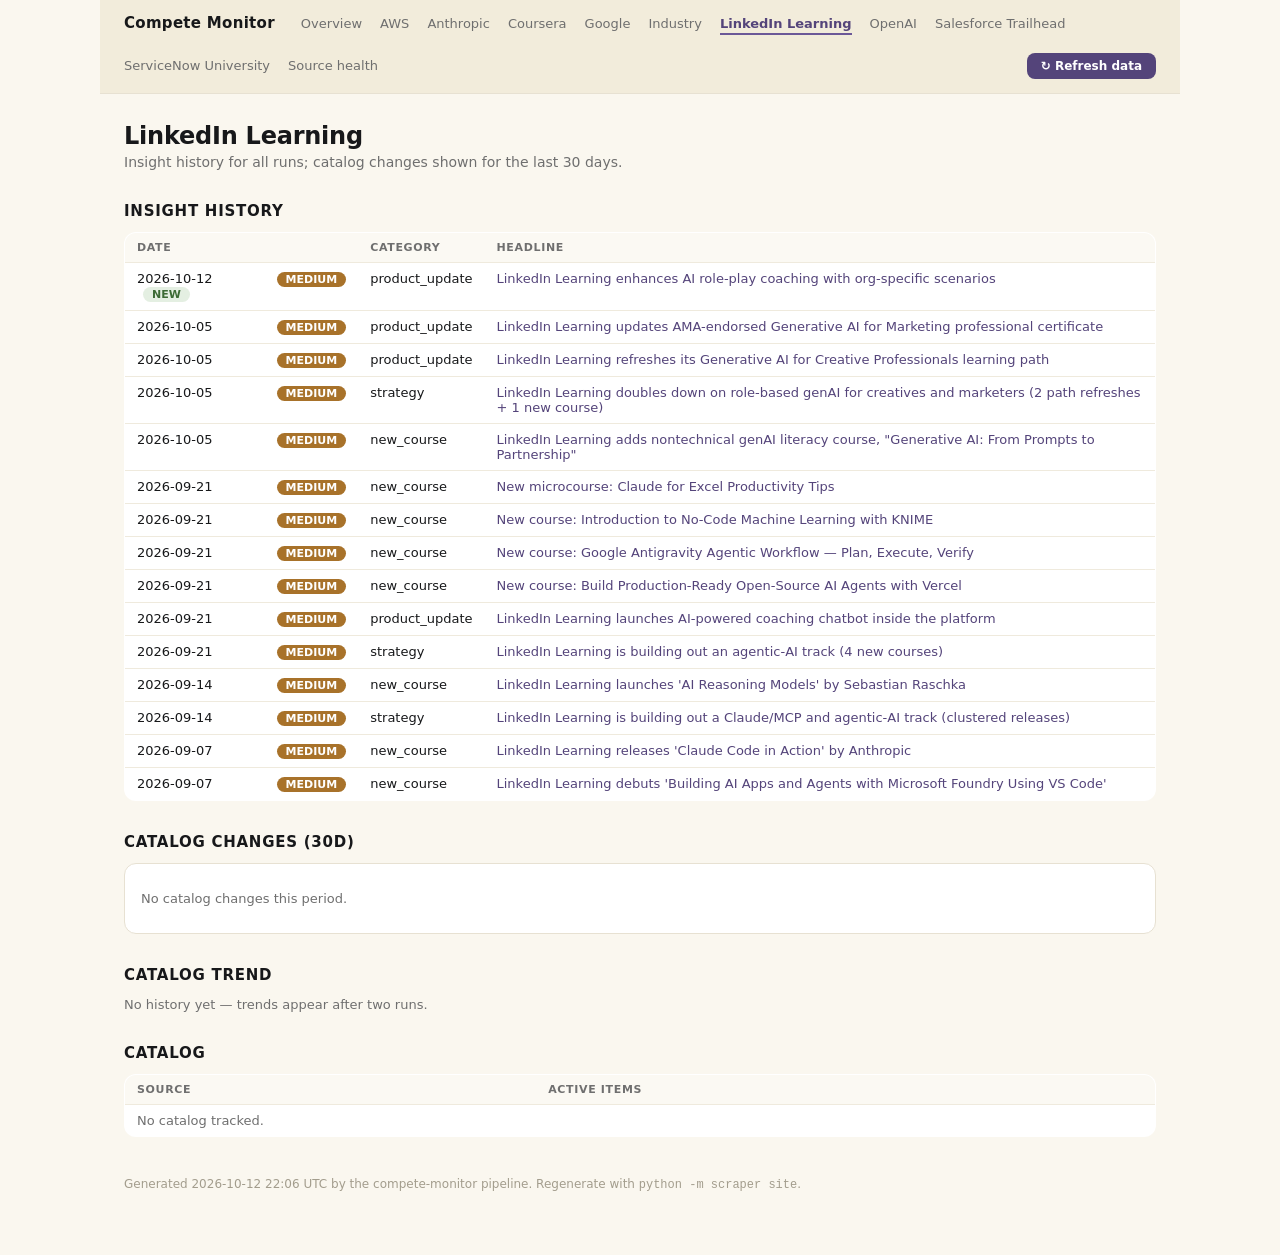
<file: competitor-linkedin-learning.html>
<!doctype html>
<html lang="en">
<head>
<meta charset="utf-8">
<meta name="viewport" content="width=device-width, initial-scale=1">
<title>LinkedIn Learning — Compete Monitor</title>
<style>
  :root { color-scheme: light;
          --bg: #faf7ef; --band: #f2ecdb; --card: #ffffff;
          --line: #e7e1d2; --ink: #17181a; --muted: #6f6f6f;
          --teal: #6c5898; --teal-deep: #54447a; --teal-fill: #efecf6;
          --red: #b3402e; --amber: #a8722a; }
  * { box-sizing: border-box; }
  body { margin: 0; font-family: "Segoe UI", -apple-system, system-ui, sans-serif;
         background: var(--bg); color: var(--ink); }
  .wrap { max-width: 1080px; margin: 0 auto; padding: 0 24px 64px; }
  nav { background: var(--band); border-bottom: 1px solid var(--line);
        margin: 0 -24px 28px; padding: 14px 24px;
        display: flex; gap: 18px; flex-wrap: wrap; align-items: baseline; }
  nav .brand { color: var(--ink); font-weight: 700; font-size: 15px;
               letter-spacing: .02em; margin-right: 8px; text-decoration: none; }
  nav a { color: var(--muted); text-decoration: none; font-size: 13px; }
  nav a:hover { color: var(--teal-deep); }
  nav a.active { color: var(--teal-deep); border-bottom: 2px solid var(--teal);
                 padding-bottom: 2px; font-weight: 600; }
  nav .refresh { margin-left: auto; background: var(--teal-deep); color: #fff;
                 border: none; border-radius: 8px; padding: 6px 14px;
                 font-size: 12px; font-weight: 600; cursor: pointer;
                 text-decoration: none; }
  nav .refresh:hover { background: var(--teal); color: #fff; }
  nav button.refresh { font-family: inherit; }
  nav .refresh[disabled] { opacity: .75; cursor: default; }
  h1 { font-size: 24px; margin: 0 0 4px; letter-spacing: -.01em; }
  .sub { color: var(--muted); font-size: 14px; margin-bottom: 20px; }
  .summary { background: var(--card); border: 1px solid var(--line);
             border-left: 4px solid var(--teal); border-radius: 12px;
             padding: 14px 18px; font-size: 15px; line-height: 1.5; }
  .kpis { display: grid; grid-template-columns: repeat(auto-fit, minmax(150px,1fr));
          gap: 12px; margin: 20px 0 8px; }
  .kpi { background: var(--card); border: 1.5px solid var(--teal);
         border-radius: 12px; padding: 12px 16px; }
  .kpi .n { font-size: 24px; font-weight: 700; color: var(--teal);
            font-variant-numeric: tabular-nums; }
  .kpi .l { font-size: 11px; color: var(--muted); text-transform: uppercase;
            letter-spacing: .06em; }
  h2 { font-size: 15px; margin: 32px 0 12px; text-transform: uppercase;
       letter-spacing: .05em; }
  .cards { display: grid; grid-template-columns: repeat(auto-fill, minmax(320px,1fr));
           gap: 12px; }
  .card { background: var(--card); border: 1px solid var(--line);
          border-radius: 12px; padding: 14px 16px; }
  .card .meta { font-size: 12px; margin-bottom: 6px; }
  .badge { display: inline-block; border-radius: 10px; padding: 1px 9px;
           font-size: 11px; font-weight: 600; color: #fff; }
  .chip { display: inline-block; background: var(--teal-fill); border-radius: 10px;
          padding: 1px 9px; font-size: 11px; color: var(--teal-deep);
          margin-left: 6px; }
  .chip.new { background: #e4efe2; color: #3c6b35; font-weight: 700; }
  .card h3 { font-size: 15px; margin: 0 0 6px; }
  .card h3 a, td a, .comp-block a { color: var(--teal-deep); text-decoration: none; }
  .card p { font-size: 13px; color: #444; margin: 0; line-height: 1.45; }
  .card p + p { margin-top: 6px; }
  .card p strong { color: var(--ink); }
  .filters { display: flex; gap: 10px; flex-wrap: wrap; align-items: center;
             margin: 0 0 10px; font-size: 13px; }
  .filters select, .filters input { font: inherit; font-size: 13px;
             padding: 4px 8px; border: 1px solid var(--line);
             border-radius: 8px; background: var(--card); color: var(--ink); }
  .filters label { color: var(--muted); display: flex; gap: 6px;
                   align-items: center; }
  table { width: 100%; border-collapse: collapse; background: var(--card);
          border: 1px solid var(--line); border-radius: 12px; overflow: hidden;
          font-size: 13px; }
  th, td { text-align: left; padding: 8px 12px; border-bottom: 1px solid #efeadd;
           vertical-align: top; }
  th { background: #fbf9f3; font-size: 11px; color: var(--muted);
       text-transform: uppercase; letter-spacing: .06em; }
  tr:last-child td { border-bottom: none; }
  .comp-block { background: var(--card); border: 1px solid var(--line);
                border-radius: 12px; padding: 14px 16px; margin-bottom: 12px; }
  .comp-block h3 { margin: 0 0 8px; font-size: 15px; }
  .comp-block ul { margin: 6px 0; padding-left: 20px; font-size: 13px;
                   line-height: 1.6; }
  .muted { color: var(--muted); font-size: 13px; }
  .removed { color: var(--red); }
  .chart { background: var(--card); border: 1px solid var(--line);
           border-radius: 12px; padding: 14px 16px; margin-bottom: 12px; }
  .legend { font-size: 12px; margin-top: 6px; }
  .legend span { margin-right: 14px; }
  .dot { display: inline-block; width: 9px; height: 9px; border-radius: 5px;
         margin-right: 4px; }
  footer { margin-top: 40px; color: #a39d8d; font-size: 12px; }
</style>
</head>
<body>
<div class="wrap"><nav><a class="brand" href="index.html">Compete Monitor</a><a href="index.html">Overview</a><a href="competitor-aws.html">AWS</a><a href="competitor-anthropic.html">Anthropic</a><a href="competitor-coursera.html">Coursera</a><a href="competitor-google.html">Google</a><a href="competitor-industry.html">Industry</a><a href="competitor-linkedin-learning.html" class="active">LinkedIn Learning</a><a href="competitor-openai.html">OpenAI</a><a href="competitor-salesforce-trailhead.html">Salesforce Trailhead</a><a href="competitor-servicenow-university.html">ServiceNow University</a><a href="sources.html">Source health</a><a class="refresh" href="https://github.com/amyge0510/ASN-Compete-Dashboard/actions/workflows/monitor.yml" target="_blank" rel="noopener" title="Runs a fresh check (takes ~15 minutes); refresh this page afterwards">&#8635; Refresh data</a></nav>
<h1>LinkedIn Learning</h1><div class="sub">Insight history for all runs; catalog changes shown for the last 30 days.</div><h2>Insight history</h2><table><tr><th>Date</th><th></th><th>Category</th><th>Headline</th></tr><tr data-competitor="LinkedIn Learning" data-category="product_update" data-sig="medium" data-date="2026-10-12"><td>2026-10-12<span class="chip new">NEW</span></td><td><span class="badge" style="background:#a8722a">MEDIUM</span></td><td>product_update</td><td><a href="https://business.linkedin.com/learn/customer-success-center/product-updates/all-updates/q1-26">LinkedIn Learning enhances AI role‑play coaching with org‑specific scenarios</a></td></tr><tr data-competitor="LinkedIn Learning" data-category="product_update" data-sig="medium" data-date="2026-10-05"><td>2026-10-05</td><td><span class="badge" style="background:#a8722a">MEDIUM</span></td><td>product_update</td><td><a href="https://www.linkedin.com/learning/paths/generative-ai-for-marketing-professional-certificate-by-the-american-marketing-association">LinkedIn Learning updates AMA-endorsed Generative AI for Marketing professional certificate</a></td></tr><tr data-competitor="LinkedIn Learning" data-category="product_update" data-sig="medium" data-date="2026-10-05"><td>2026-10-05</td><td><span class="badge" style="background:#a8722a">MEDIUM</span></td><td>product_update</td><td><a href="https://www.linkedin.com/learning/paths/applying-generative-ai-as-a-creative-professional">LinkedIn Learning refreshes its Generative AI for Creative Professionals learning path</a></td></tr><tr data-competitor="LinkedIn Learning" data-category="strategy" data-sig="medium" data-date="2026-10-05"><td>2026-10-05</td><td><span class="badge" style="background:#a8722a">MEDIUM</span></td><td>strategy</td><td><a href="https://www.linkedin.com/learning/paths/generative-ai-for-marketing-professional-certificate-by-the-american-marketing-association">LinkedIn Learning doubles down on role-based genAI for creatives and marketers (2 path refreshes + 1 new course)</a></td></tr><tr data-competitor="LinkedIn Learning" data-category="new_course" data-sig="medium" data-date="2026-10-05"><td>2026-10-05</td><td><span class="badge" style="background:#a8722a">MEDIUM</span></td><td>new_course</td><td><a href="https://www.linkedin.com/learning/generative-ai-from-prompts-to-partnership">LinkedIn Learning adds nontechnical genAI literacy course, &quot;Generative AI: From Prompts to Partnership&quot;</a></td></tr><tr data-competitor="LinkedIn Learning" data-category="new_course" data-sig="medium" data-date="2026-09-21"><td>2026-09-21</td><td><span class="badge" style="background:#a8722a">MEDIUM</span></td><td>new_course</td><td><a href="https://aw.linkedin.com/learning/courses">New microcourse: Claude for Excel Productivity Tips</a></td></tr><tr data-competitor="LinkedIn Learning" data-category="new_course" data-sig="medium" data-date="2026-09-21"><td>2026-09-21</td><td><span class="badge" style="background:#a8722a">MEDIUM</span></td><td>new_course</td><td><a href="https://aw.linkedin.com/learning/courses">New course: Introduction to No‑Code Machine Learning with KNIME</a></td></tr><tr data-competitor="LinkedIn Learning" data-category="new_course" data-sig="medium" data-date="2026-09-21"><td>2026-09-21</td><td><span class="badge" style="background:#a8722a">MEDIUM</span></td><td>new_course</td><td><a href="https://aw.linkedin.com/learning/courses">New course: Google Antigravity Agentic Workflow — Plan, Execute, Verify</a></td></tr><tr data-competitor="LinkedIn Learning" data-category="new_course" data-sig="medium" data-date="2026-09-21"><td>2026-09-21</td><td><span class="badge" style="background:#a8722a">MEDIUM</span></td><td>new_course</td><td><a href="https://aw.linkedin.com/learning/courses">New course: Build Production‑Ready Open‑Source AI Agents with Vercel</a></td></tr><tr data-competitor="LinkedIn Learning" data-category="product_update" data-sig="medium" data-date="2026-09-21"><td>2026-09-21</td><td><span class="badge" style="background:#a8722a">MEDIUM</span></td><td>product_update</td><td><a href="https://business.linkedin.com/learn/resources/learner-engagement/linkedin-learning-ai-powered-coaching">LinkedIn Learning launches AI‑powered coaching chatbot inside the platform</a></td></tr><tr data-competitor="LinkedIn Learning" data-category="strategy" data-sig="medium" data-date="2026-09-21"><td>2026-09-21</td><td><span class="badge" style="background:#a8722a">MEDIUM</span></td><td>strategy</td><td><a href="https://aw.linkedin.com/learning/courses">LinkedIn Learning is building out an agentic‑AI track (4 new courses)</a></td></tr><tr data-competitor="LinkedIn Learning" data-category="new_course" data-sig="medium" data-date="2026-09-14"><td>2026-09-14</td><td><span class="badge" style="background:#a8722a">MEDIUM</span></td><td>new_course</td><td><a href="https://ai.linkedin.com/learning/courses?upsellOrderOrigin=default_guest_learning">LinkedIn Learning launches &#x27;AI Reasoning Models&#x27; by Sebastian Raschka</a></td></tr><tr data-competitor="LinkedIn Learning" data-category="strategy" data-sig="medium" data-date="2026-09-14"><td>2026-09-14</td><td><span class="badge" style="background:#a8722a">MEDIUM</span></td><td>strategy</td><td><a href="https://ai.linkedin.com/learning/courses?upsellOrderOrigin=default_guest_learning">LinkedIn Learning is building out a Claude/MCP and agentic‑AI track (clustered releases)</a></td></tr><tr data-competitor="LinkedIn Learning" data-category="new_course" data-sig="medium" data-date="2026-09-07"><td>2026-09-07</td><td><span class="badge" style="background:#a8722a">MEDIUM</span></td><td>new_course</td><td><a href="https://bw.linkedin.com/learning/courses?upsellOrderOrigin=default_guest_learning">LinkedIn Learning releases &#x27;Claude Code in Action&#x27; by Anthropic</a></td></tr><tr data-competitor="LinkedIn Learning" data-category="new_course" data-sig="medium" data-date="2026-09-07"><td>2026-09-07</td><td><span class="badge" style="background:#a8722a">MEDIUM</span></td><td>new_course</td><td><a href="https://bw.linkedin.com/learning/courses?upsellOrderOrigin=default_guest_learning">LinkedIn Learning debuts &#x27;Building AI Apps and Agents with Microsoft Foundry Using VS Code&#x27;</a></td></tr></table><h2>Catalog changes (30d)</h2><div class="comp-block"><p class="muted">No catalog changes this period.</p></div><h2>Catalog trend</h2><p class="muted">No history yet — trends appear after two runs.</p><h2>Catalog</h2><table><tr><th>Source</th><th>Active items</th></tr><tr><td colspan="2" class="muted">No catalog tracked.</td></tr></table>
<footer>Generated 2026-10-12 22:06 UTC by the compete-monitor pipeline. Regenerate with <code>python -m scraper site</code>.</footer></div>
</body>
</html>
</file>
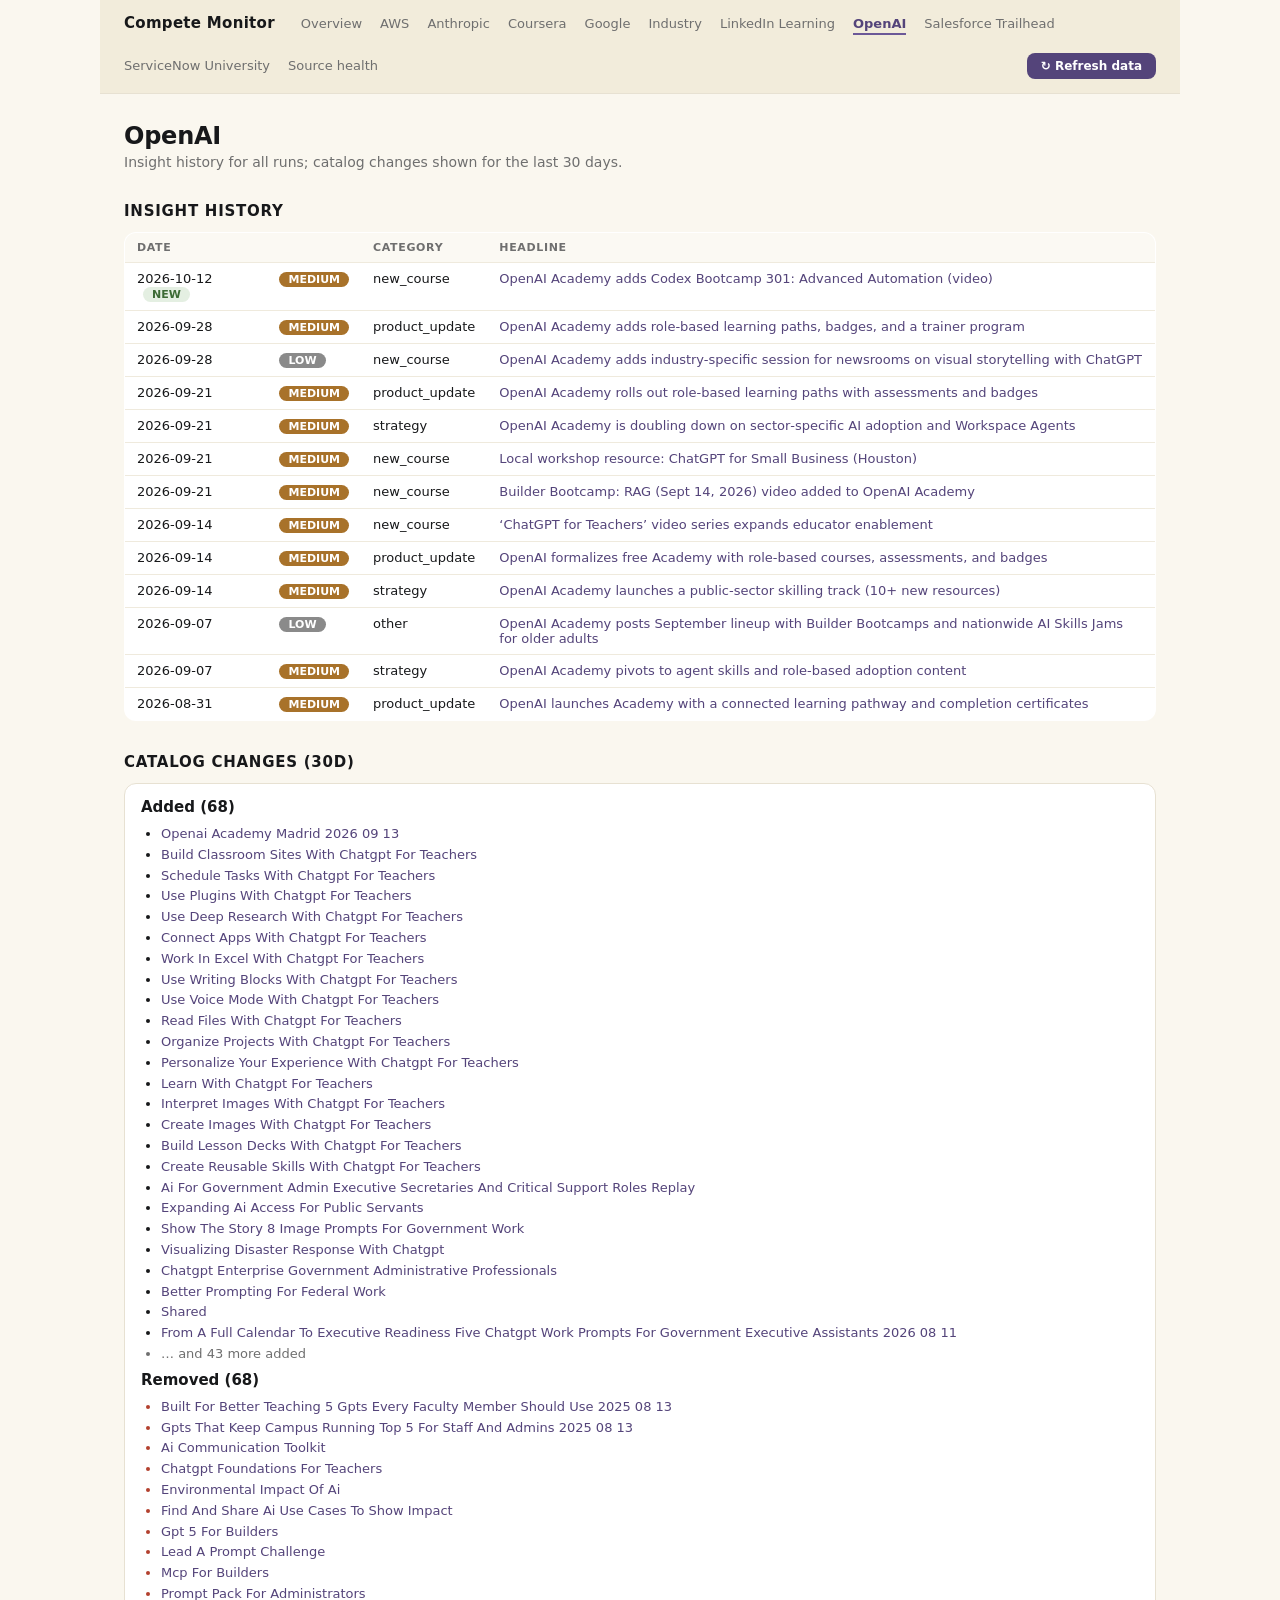
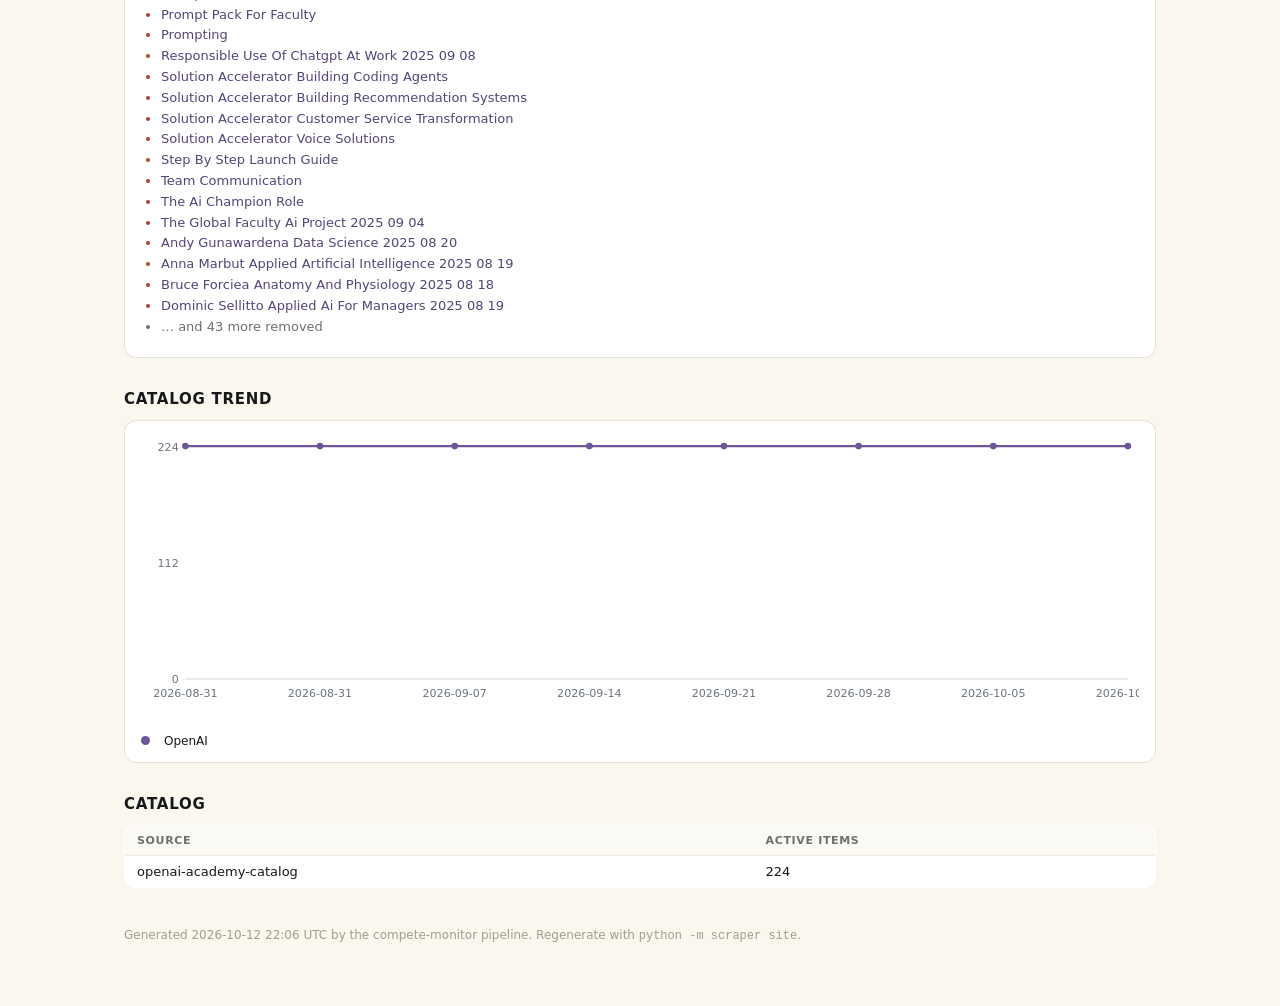
<file: competitor-openai.html>
<!doctype html>
<html lang="en">
<head>
<meta charset="utf-8">
<meta name="viewport" content="width=device-width, initial-scale=1">
<title>OpenAI — Compete Monitor</title>
<style>
  :root { color-scheme: light;
          --bg: #faf7ef; --band: #f2ecdb; --card: #ffffff;
          --line: #e7e1d2; --ink: #17181a; --muted: #6f6f6f;
          --teal: #6c5898; --teal-deep: #54447a; --teal-fill: #efecf6;
          --red: #b3402e; --amber: #a8722a; }
  * { box-sizing: border-box; }
  body { margin: 0; font-family: "Segoe UI", -apple-system, system-ui, sans-serif;
         background: var(--bg); color: var(--ink); }
  .wrap { max-width: 1080px; margin: 0 auto; padding: 0 24px 64px; }
  nav { background: var(--band); border-bottom: 1px solid var(--line);
        margin: 0 -24px 28px; padding: 14px 24px;
        display: flex; gap: 18px; flex-wrap: wrap; align-items: baseline; }
  nav .brand { color: var(--ink); font-weight: 700; font-size: 15px;
               letter-spacing: .02em; margin-right: 8px; text-decoration: none; }
  nav a { color: var(--muted); text-decoration: none; font-size: 13px; }
  nav a:hover { color: var(--teal-deep); }
  nav a.active { color: var(--teal-deep); border-bottom: 2px solid var(--teal);
                 padding-bottom: 2px; font-weight: 600; }
  nav .refresh { margin-left: auto; background: var(--teal-deep); color: #fff;
                 border: none; border-radius: 8px; padding: 6px 14px;
                 font-size: 12px; font-weight: 600; cursor: pointer;
                 text-decoration: none; }
  nav .refresh:hover { background: var(--teal); color: #fff; }
  nav button.refresh { font-family: inherit; }
  nav .refresh[disabled] { opacity: .75; cursor: default; }
  h1 { font-size: 24px; margin: 0 0 4px; letter-spacing: -.01em; }
  .sub { color: var(--muted); font-size: 14px; margin-bottom: 20px; }
  .summary { background: var(--card); border: 1px solid var(--line);
             border-left: 4px solid var(--teal); border-radius: 12px;
             padding: 14px 18px; font-size: 15px; line-height: 1.5; }
  .kpis { display: grid; grid-template-columns: repeat(auto-fit, minmax(150px,1fr));
          gap: 12px; margin: 20px 0 8px; }
  .kpi { background: var(--card); border: 1.5px solid var(--teal);
         border-radius: 12px; padding: 12px 16px; }
  .kpi .n { font-size: 24px; font-weight: 700; color: var(--teal);
            font-variant-numeric: tabular-nums; }
  .kpi .l { font-size: 11px; color: var(--muted); text-transform: uppercase;
            letter-spacing: .06em; }
  h2 { font-size: 15px; margin: 32px 0 12px; text-transform: uppercase;
       letter-spacing: .05em; }
  .cards { display: grid; grid-template-columns: repeat(auto-fill, minmax(320px,1fr));
           gap: 12px; }
  .card { background: var(--card); border: 1px solid var(--line);
          border-radius: 12px; padding: 14px 16px; }
  .card .meta { font-size: 12px; margin-bottom: 6px; }
  .badge { display: inline-block; border-radius: 10px; padding: 1px 9px;
           font-size: 11px; font-weight: 600; color: #fff; }
  .chip { display: inline-block; background: var(--teal-fill); border-radius: 10px;
          padding: 1px 9px; font-size: 11px; color: var(--teal-deep);
          margin-left: 6px; }
  .chip.new { background: #e4efe2; color: #3c6b35; font-weight: 700; }
  .card h3 { font-size: 15px; margin: 0 0 6px; }
  .card h3 a, td a, .comp-block a { color: var(--teal-deep); text-decoration: none; }
  .card p { font-size: 13px; color: #444; margin: 0; line-height: 1.45; }
  .card p + p { margin-top: 6px; }
  .card p strong { color: var(--ink); }
  .filters { display: flex; gap: 10px; flex-wrap: wrap; align-items: center;
             margin: 0 0 10px; font-size: 13px; }
  .filters select, .filters input { font: inherit; font-size: 13px;
             padding: 4px 8px; border: 1px solid var(--line);
             border-radius: 8px; background: var(--card); color: var(--ink); }
  .filters label { color: var(--muted); display: flex; gap: 6px;
                   align-items: center; }
  table { width: 100%; border-collapse: collapse; background: var(--card);
          border: 1px solid var(--line); border-radius: 12px; overflow: hidden;
          font-size: 13px; }
  th, td { text-align: left; padding: 8px 12px; border-bottom: 1px solid #efeadd;
           vertical-align: top; }
  th { background: #fbf9f3; font-size: 11px; color: var(--muted);
       text-transform: uppercase; letter-spacing: .06em; }
  tr:last-child td { border-bottom: none; }
  .comp-block { background: var(--card); border: 1px solid var(--line);
                border-radius: 12px; padding: 14px 16px; margin-bottom: 12px; }
  .comp-block h3 { margin: 0 0 8px; font-size: 15px; }
  .comp-block ul { margin: 6px 0; padding-left: 20px; font-size: 13px;
                   line-height: 1.6; }
  .muted { color: var(--muted); font-size: 13px; }
  .removed { color: var(--red); }
  .chart { background: var(--card); border: 1px solid var(--line);
           border-radius: 12px; padding: 14px 16px; margin-bottom: 12px; }
  .legend { font-size: 12px; margin-top: 6px; }
  .legend span { margin-right: 14px; }
  .dot { display: inline-block; width: 9px; height: 9px; border-radius: 5px;
         margin-right: 4px; }
  footer { margin-top: 40px; color: #a39d8d; font-size: 12px; }
</style>
</head>
<body>
<div class="wrap"><nav><a class="brand" href="index.html">Compete Monitor</a><a href="index.html">Overview</a><a href="competitor-aws.html">AWS</a><a href="competitor-anthropic.html">Anthropic</a><a href="competitor-coursera.html">Coursera</a><a href="competitor-google.html">Google</a><a href="competitor-industry.html">Industry</a><a href="competitor-linkedin-learning.html">LinkedIn Learning</a><a href="competitor-openai.html" class="active">OpenAI</a><a href="competitor-salesforce-trailhead.html">Salesforce Trailhead</a><a href="competitor-servicenow-university.html">ServiceNow University</a><a href="sources.html">Source health</a><a class="refresh" href="https://github.com/amyge0510/ASN-Compete-Dashboard/actions/workflows/monitor.yml" target="_blank" rel="noopener" title="Runs a fresh check (takes ~15 minutes); refresh this page afterwards">&#8635; Refresh data</a></nav>
<h1>OpenAI</h1><div class="sub">Insight history for all runs; catalog changes shown for the last 30 days.</div><h2>Insight history</h2><table><tr><th>Date</th><th></th><th>Category</th><th>Headline</th></tr><tr data-competitor="OpenAI" data-category="new_course" data-sig="medium" data-date="2026-10-12"><td>2026-10-12<span class="chip new">NEW</span></td><td><span class="badge" style="background:#a8722a">MEDIUM</span></td><td>new_course</td><td><a href="https://academy.openai.com/public/videos/codex-bootcamp-301-advanced-automation-2026-10-07">OpenAI Academy adds Codex Bootcamp 301: Advanced Automation (video)</a></td></tr><tr data-competitor="OpenAI" data-category="product_update" data-sig="medium" data-date="2026-09-28"><td>2026-09-28</td><td><span class="badge" style="background:#a8722a">MEDIUM</span></td><td>product_update</td><td><a href="https://openai.com/index/two-years-of-openai-academy">OpenAI Academy adds role‑based learning paths, badges, and a trainer program</a></td></tr><tr data-competitor="OpenAI" data-category="new_course" data-sig="low" data-date="2026-09-28"><td>2026-09-28</td><td><span class="badge" style="background:#8a8a8a">LOW</span></td><td>new_course</td><td><a href="https://academy.openai.com/public/clubs/news-organizations-b9osl/videos/chatgpt-for-visual-storytelling-2026-09-24">OpenAI Academy adds industry-specific session for newsrooms on visual storytelling with ChatGPT</a></td></tr><tr data-competitor="OpenAI" data-category="product_update" data-sig="medium" data-date="2026-09-21"><td>2026-09-21</td><td><span class="badge" style="background:#a8722a">MEDIUM</span></td><td>product_update</td><td><a href="https://openai.com/index/expanding-openai-academy-with-new-learning-paths">OpenAI Academy rolls out role-based learning paths with assessments and badges</a></td></tr><tr data-competitor="OpenAI" data-category="strategy" data-sig="medium" data-date="2026-09-21"><td>2026-09-21</td><td><span class="badge" style="background:#a8722a">MEDIUM</span></td><td>strategy</td><td><a href="https://academy.openai.com/public/videos/workspace-agents-for-staff-and-administrators-webinar-replay">OpenAI Academy is doubling down on sector‑specific AI adoption and Workspace Agents</a></td></tr><tr data-competitor="OpenAI" data-category="new_course" data-sig="medium" data-date="2026-09-21"><td>2026-09-21</td><td><span class="badge" style="background:#a8722a">MEDIUM</span></td><td>new_course</td><td><a href="https://academy.openai.com/public/resources/chatgpt-for-small-business-houston-2026-09-20">Local workshop resource: ChatGPT for Small Business (Houston)</a></td></tr><tr data-competitor="OpenAI" data-category="new_course" data-sig="medium" data-date="2026-09-21"><td>2026-09-21</td><td><span class="badge" style="background:#a8722a">MEDIUM</span></td><td>new_course</td><td><a href="https://academy.openai.com/public/videos/builder-bootcamp-rag-2026-09-14">Builder Bootcamp: RAG (Sept 14, 2026) video added to OpenAI Academy</a></td></tr><tr data-competitor="OpenAI" data-category="new_course" data-sig="medium" data-date="2026-09-14"><td>2026-09-14</td><td><span class="badge" style="background:#a8722a">MEDIUM</span></td><td>new_course</td><td><a href="https://academy.openai.com/public/videos/build-lesson-decks-with-chatgpt-for-teachers">‘ChatGPT for Teachers’ video series expands educator enablement</a></td></tr><tr data-competitor="OpenAI" data-category="product_update" data-sig="medium" data-date="2026-09-14"><td>2026-09-14</td><td><span class="badge" style="background:#a8722a">MEDIUM</span></td><td>product_update</td><td><a href="https://help.openai.com/en/articles/20001270-openai-academy-courses">OpenAI formalizes free Academy with role‑based courses, assessments, and badges</a></td></tr><tr data-competitor="OpenAI" data-category="strategy" data-sig="medium" data-date="2026-09-14"><td>2026-09-14</td><td><span class="badge" style="background:#a8722a">MEDIUM</span></td><td>strategy</td><td><a href="https://academy.openai.com/public/blogs/government-employee-chatgpt-work-starter-pack">OpenAI Academy launches a public‑sector skilling track (10+ new resources)</a></td></tr><tr data-competitor="OpenAI" data-category="other" data-sig="low" data-date="2026-09-07"><td>2026-09-07</td><td><span class="badge" style="background:#8a8a8a">LOW</span></td><td>other</td><td><a href="https://academy.openai.com/public/events">OpenAI Academy posts September lineup with Builder Bootcamps and nationwide AI Skills Jams for older adults</a></td></tr><tr data-competitor="OpenAI" data-category="strategy" data-sig="medium" data-date="2026-09-07"><td>2026-09-07</td><td><span class="badge" style="background:#a8722a">MEDIUM</span></td><td>strategy</td><td><a href="https://academy.openai.com/public/videos/builder-bootcamp-agents-2026-08-31">OpenAI Academy pivots to agent skills and role‑based adoption content</a></td></tr><tr data-competitor="OpenAI" data-category="product_update" data-sig="medium" data-date="2026-08-31"><td>2026-08-31</td><td><span class="badge" style="background:#a8722a">MEDIUM</span></td><td>product_update</td><td><a href="https://academy.openai.com/">OpenAI launches Academy with a connected learning pathway and completion certificates</a></td></tr></table><h2>Catalog changes (30d)</h2><div class="comp-block"><h3>Added (68)</h3><ul><li><a href="https://academy.openai.com/public/resources/openai-academy-madrid-2026-09-13">Openai Academy Madrid 2026 09 13</a></li><li><a href="https://academy.openai.com/public/videos/build-classroom-sites-with-chatgpt-for-teachers">Build Classroom Sites With Chatgpt For Teachers</a></li><li><a href="https://academy.openai.com/public/videos/schedule-tasks-with-chatgpt-for-teachers">Schedule Tasks With Chatgpt For Teachers</a></li><li><a href="https://academy.openai.com/public/videos/use-plugins-with-chatgpt-for-teachers">Use Plugins With Chatgpt For Teachers</a></li><li><a href="https://academy.openai.com/public/videos/use-deep-research-with-chatgpt-for-teachers">Use Deep Research With Chatgpt For Teachers</a></li><li><a href="https://academy.openai.com/public/videos/connect-apps-with-chatgpt-for-teachers">Connect Apps With Chatgpt For Teachers</a></li><li><a href="https://academy.openai.com/public/videos/work-in-excel-with-chatgpt-for-teachers">Work In Excel With Chatgpt For Teachers</a></li><li><a href="https://academy.openai.com/public/videos/use-writing-blocks-with-chatgpt-for-teachers">Use Writing Blocks With Chatgpt For Teachers</a></li><li><a href="https://academy.openai.com/public/videos/use-voice-mode-with-chatgpt-for-teachers">Use Voice Mode With Chatgpt For Teachers</a></li><li><a href="https://academy.openai.com/public/videos/read-files-with-chatgpt-for-teachers">Read Files With Chatgpt For Teachers</a></li><li><a href="https://academy.openai.com/public/videos/organize-projects-with-chatgpt-for-teachers">Organize Projects With Chatgpt For Teachers</a></li><li><a href="https://academy.openai.com/public/videos/personalize-your-experience-with-chatgpt-for-teachers">Personalize Your Experience With Chatgpt For Teachers</a></li><li><a href="https://academy.openai.com/public/videos/learn-with-chatgpt-for-teachers">Learn With Chatgpt For Teachers</a></li><li><a href="https://academy.openai.com/public/videos/interpret-images-with-chatgpt-for-teachers">Interpret Images With Chatgpt For Teachers</a></li><li><a href="https://academy.openai.com/public/videos/create-images-with-chatgpt-for-teachers">Create Images With Chatgpt For Teachers</a></li><li><a href="https://academy.openai.com/public/videos/build-lesson-decks-with-chatgpt-for-teachers">Build Lesson Decks With Chatgpt For Teachers</a></li><li><a href="https://academy.openai.com/public/videos/create-reusable-skills-with-chatgpt-for-teachers">Create Reusable Skills With Chatgpt For Teachers</a></li><li><a href="https://academy.openai.com/public/videos/ai-for-government-admin-executive-secretaries-and-critical-support-roles-replay">Ai For Government Admin Executive Secretaries And Critical Support Roles Replay</a></li><li><a href="https://academy.openai.com/public/blogs/expanding-ai-access-for-public-servants">Expanding Ai Access For Public Servants</a></li><li><a href="https://academy.openai.com/public/blogs/show-the-story-8-image-prompts-for-government-work">Show The Story 8 Image Prompts For Government Work</a></li><li><a href="https://academy.openai.com/public/resources/visualizing-disaster-response-with-chatgpt">Visualizing Disaster Response With Chatgpt</a></li><li><a href="https://academy.openai.com/public/resources/chatgpt-enterprise-government-administrative-professionals">Chatgpt Enterprise Government Administrative Professionals</a></li><li><a href="https://academy.openai.com/public/videos/better-prompting-for-federal-work">Better Prompting For Federal Work</a></li><li><a href="https://academy.openai.com/public/resources/shared">Shared</a></li><li><a href="https://academy.openai.com/public/resources/from-a-full-calendar-to-executive-readiness-five-chatgpt-work-prompts-for-government-executive-assistants-2026-08-11">From A Full Calendar To Executive Readiness Five Chatgpt Work Prompts For Government Executive Assistants 2026 08 11</a></li><li class="muted">&hellip; and 43 more added</li></ul><h3>Removed (68)</h3><ul><li class="removed"><a href="https://academy.openai.com/public/blogs/built-for-better-teaching-5-gpts-every-faculty-member-should-use-2025-08-13">Built For Better Teaching 5 Gpts Every Faculty Member Should Use 2025 08 13</a></li><li class="removed"><a href="https://academy.openai.com/public/blogs/gpts-that-keep-campus-running-top-5-for-staff-and-admins-2025-08-13">Gpts That Keep Campus Running Top 5 For Staff And Admins 2025 08 13</a></li><li class="removed"><a href="https://academy.openai.com/public/resources/ai-communication-toolkit">Ai Communication Toolkit</a></li><li class="removed"><a href="https://academy.openai.com/public/resources/chatgpt-foundations-for-teachers">Chatgpt Foundations For Teachers</a></li><li class="removed"><a href="https://academy.openai.com/public/resources/environmental-impact-of-ai">Environmental Impact Of Ai</a></li><li class="removed"><a href="https://academy.openai.com/public/resources/find-and-share-ai-use-cases-to-show-impact">Find And Share Ai Use Cases To Show Impact</a></li><li class="removed"><a href="https://academy.openai.com/public/resources/gpt-5-for-builders">Gpt 5 For Builders</a></li><li class="removed"><a href="https://academy.openai.com/public/resources/lead-a-prompt-challenge">Lead A Prompt Challenge</a></li><li class="removed"><a href="https://academy.openai.com/public/resources/mcp-for-builders">Mcp For Builders</a></li><li class="removed"><a href="https://academy.openai.com/public/resources/prompt-pack-for-administrators">Prompt Pack For Administrators</a></li><li class="removed"><a href="https://academy.openai.com/public/resources/prompt-pack-for-faculty">Prompt Pack For Faculty</a></li><li class="removed"><a href="https://academy.openai.com/public/resources/prompting">Prompting</a></li><li class="removed"><a href="https://academy.openai.com/public/resources/responsible-use-of-chatgpt-at-work-2025-09-08">Responsible Use Of Chatgpt At Work 2025 09 08</a></li><li class="removed"><a href="https://academy.openai.com/public/resources/solution-accelerator-building-coding-agents">Solution Accelerator Building Coding Agents</a></li><li class="removed"><a href="https://academy.openai.com/public/resources/solution-accelerator-building-recommendation-systems">Solution Accelerator Building Recommendation Systems</a></li><li class="removed"><a href="https://academy.openai.com/public/resources/solution-accelerator-customer-service-transformation">Solution Accelerator Customer Service Transformation</a></li><li class="removed"><a href="https://academy.openai.com/public/resources/solution-accelerator-voice-solutions">Solution Accelerator Voice Solutions</a></li><li class="removed"><a href="https://academy.openai.com/public/resources/step-by-step-launch-guide">Step By Step Launch Guide</a></li><li class="removed"><a href="https://academy.openai.com/public/resources/team-communication">Team Communication</a></li><li class="removed"><a href="https://academy.openai.com/public/resources/the-ai-champion-role">The Ai Champion Role</a></li><li class="removed"><a href="https://academy.openai.com/public/resources/the-global-faculty-ai-project-2025-09-04">The Global Faculty Ai Project 2025 09 04</a></li><li class="removed"><a href="https://academy.openai.com/public/videos/andy-gunawardena-data-science-2025-08-20">Andy Gunawardena Data Science 2025 08 20</a></li><li class="removed"><a href="https://academy.openai.com/public/videos/anna-marbut-applied-artificial-intelligence-2025-08-19">Anna Marbut Applied Artificial Intelligence 2025 08 19</a></li><li class="removed"><a href="https://academy.openai.com/public/videos/bruce-forciea-anatomy-and-physiology-2025-08-18">Bruce Forciea Anatomy And Physiology 2025 08 18</a></li><li class="removed"><a href="https://academy.openai.com/public/videos/dominic-sellitto-applied-ai-for-managers-2025-08-19">Dominic Sellitto Applied Ai For Managers 2025 08 19</a></li><li class="muted">&hellip; and 43 more removed</li></ul></div><h2>Catalog trend</h2><div class="chart"><svg viewBox="0 0 900 260" width="100%" role="img"><line x1="40" y1="220" x2="890" y2="220" stroke="#d1d5db"/><text x="34" y="224.0" font-size="10" fill="#6b7280" text-anchor="end">0</text><text x="34" y="119.0" font-size="10" fill="#6b7280" text-anchor="end">112</text><text x="34" y="14.0" font-size="10" fill="#6b7280" text-anchor="end">224</text><polyline points="40.0,10.0 161.4,10.0 282.9,10.0 404.3,10.0 525.7,10.0 647.1,10.0 768.6,10.0 890.0,10.0" fill="none" stroke="#6c5898" stroke-width="2"/><circle cx="40.0" cy="10.0" r="3" fill="#6c5898"/><circle cx="161.4" cy="10.0" r="3" fill="#6c5898"/><circle cx="282.9" cy="10.0" r="3" fill="#6c5898"/><circle cx="404.3" cy="10.0" r="3" fill="#6c5898"/><circle cx="525.7" cy="10.0" r="3" fill="#6c5898"/><circle cx="647.1" cy="10.0" r="3" fill="#6c5898"/><circle cx="768.6" cy="10.0" r="3" fill="#6c5898"/><circle cx="890.0" cy="10.0" r="3" fill="#6c5898"/><text x="40.0" y="236" font-size="10" fill="#6b7280" text-anchor="middle">2026-08-31</text><text x="161.4" y="236" font-size="10" fill="#6b7280" text-anchor="middle">2026-08-31</text><text x="282.9" y="236" font-size="10" fill="#6b7280" text-anchor="middle">2026-09-07</text><text x="404.3" y="236" font-size="10" fill="#6b7280" text-anchor="middle">2026-09-14</text><text x="525.7" y="236" font-size="10" fill="#6b7280" text-anchor="middle">2026-09-21</text><text x="647.1" y="236" font-size="10" fill="#6b7280" text-anchor="middle">2026-09-28</text><text x="768.6" y="236" font-size="10" fill="#6b7280" text-anchor="middle">2026-10-05</text><text x="890.0" y="236" font-size="10" fill="#6b7280" text-anchor="middle">2026-10-12</text></svg><div class="legend"><span><span class="dot" style="background:#6c5898"></span>OpenAI</span></div></div><h2>Catalog</h2><table><tr><th>Source</th><th>Active items</th></tr><tr><td>openai-academy-catalog</td><td>224</td></tr></table>
<footer>Generated 2026-10-12 22:06 UTC by the compete-monitor pipeline. Regenerate with <code>python -m scraper site</code>.</footer></div>
</body>
</html>
</file>
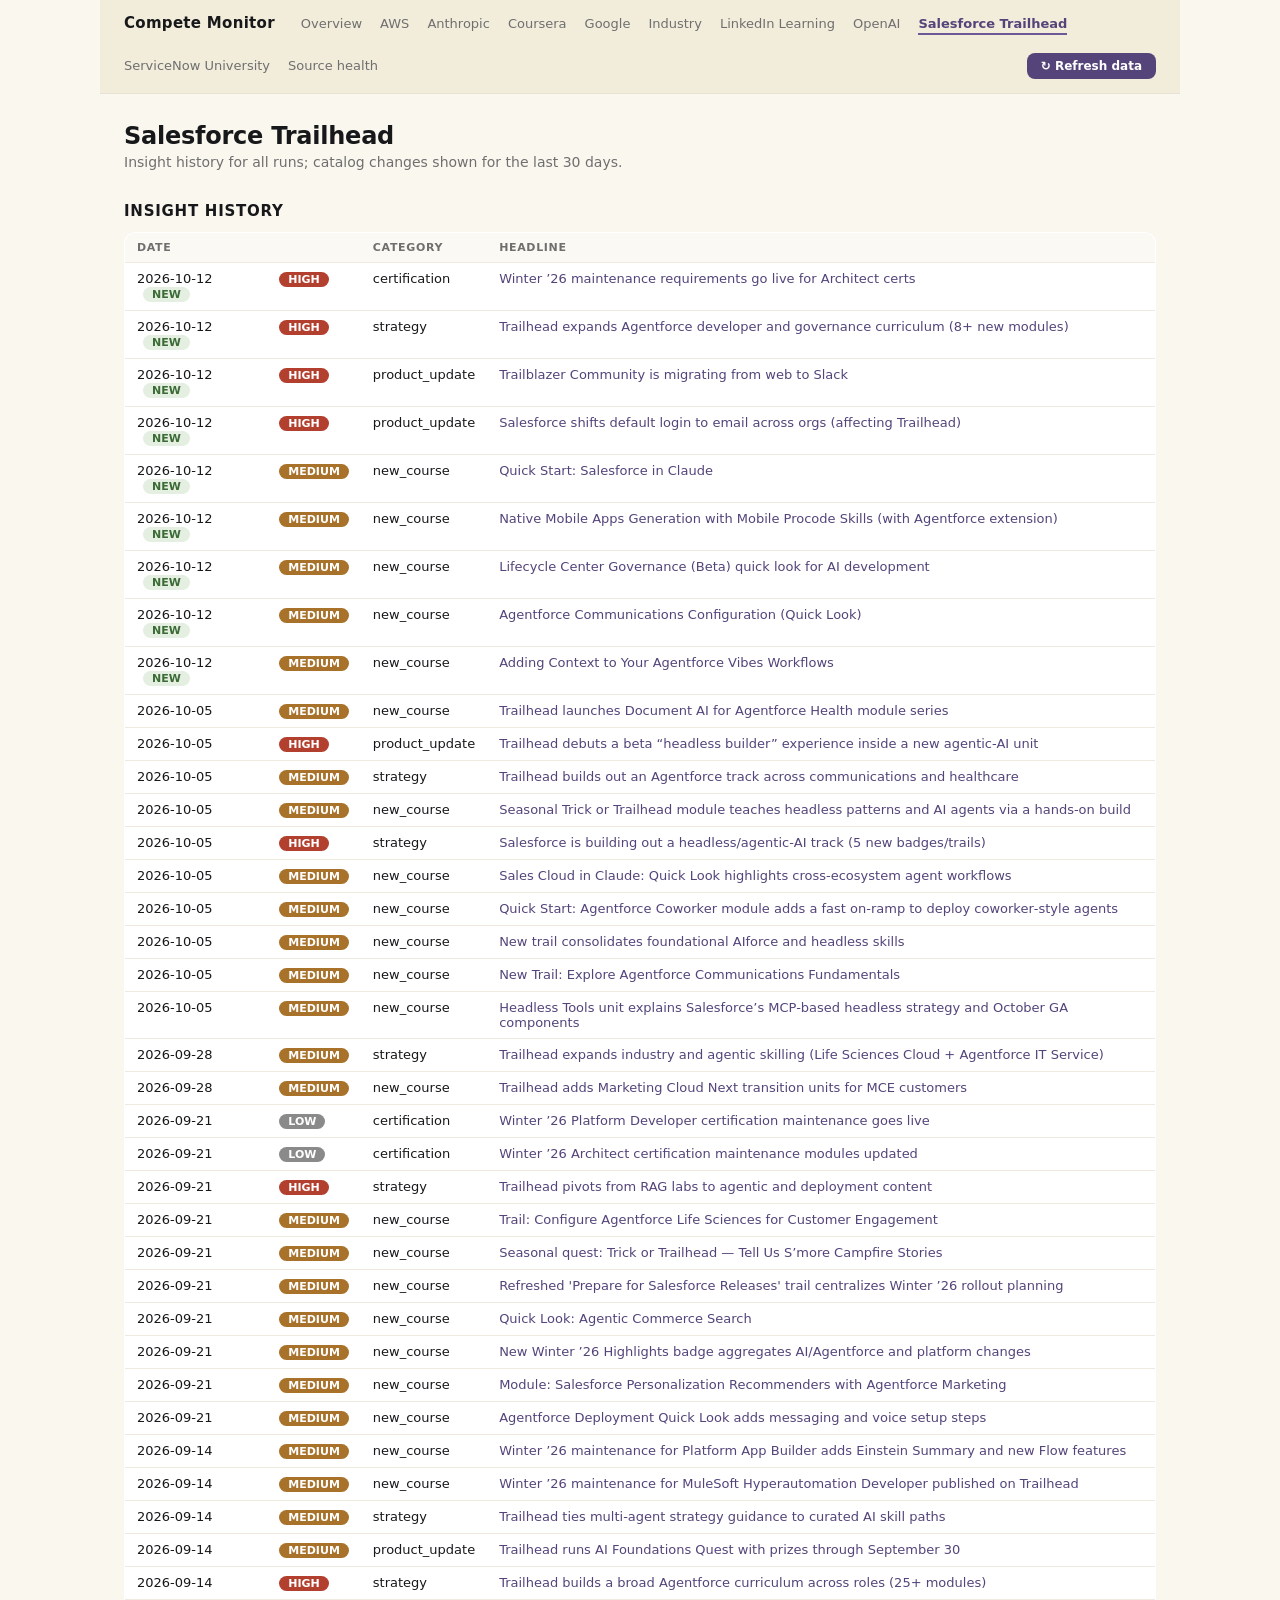
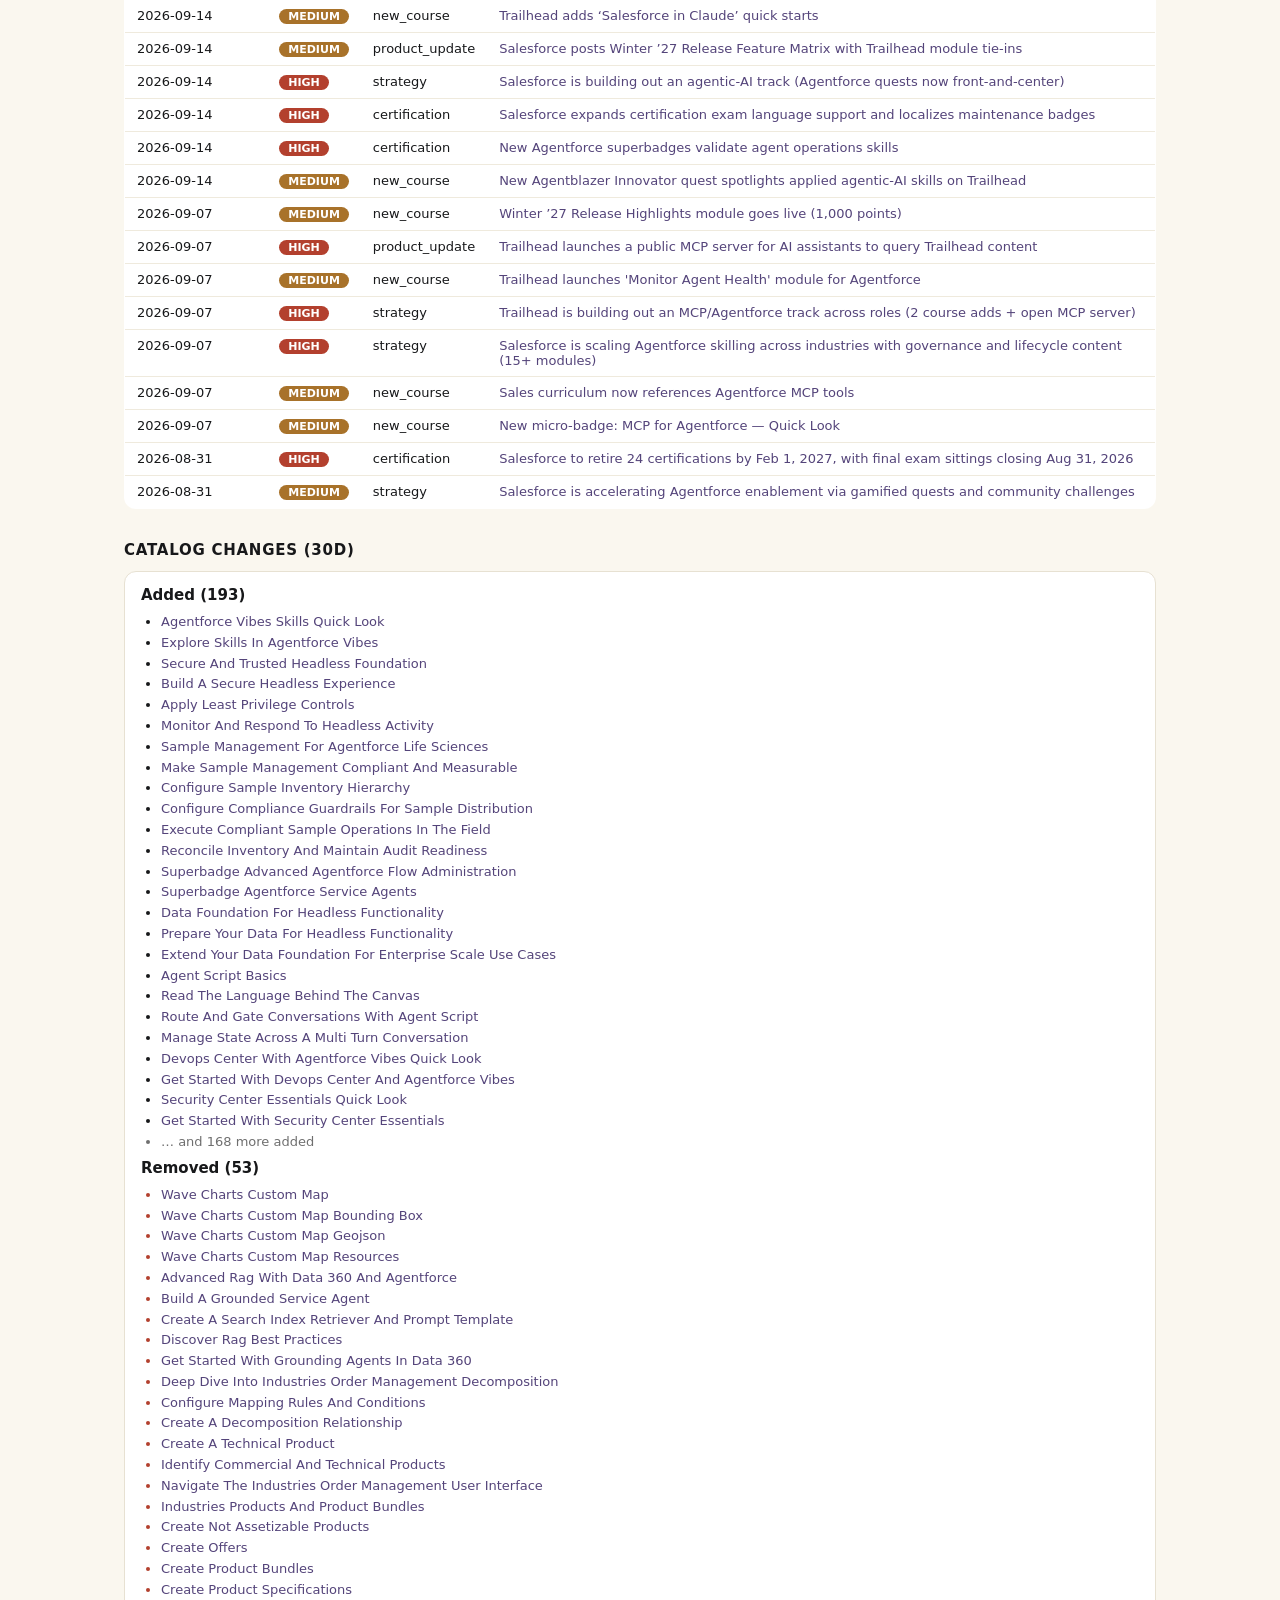
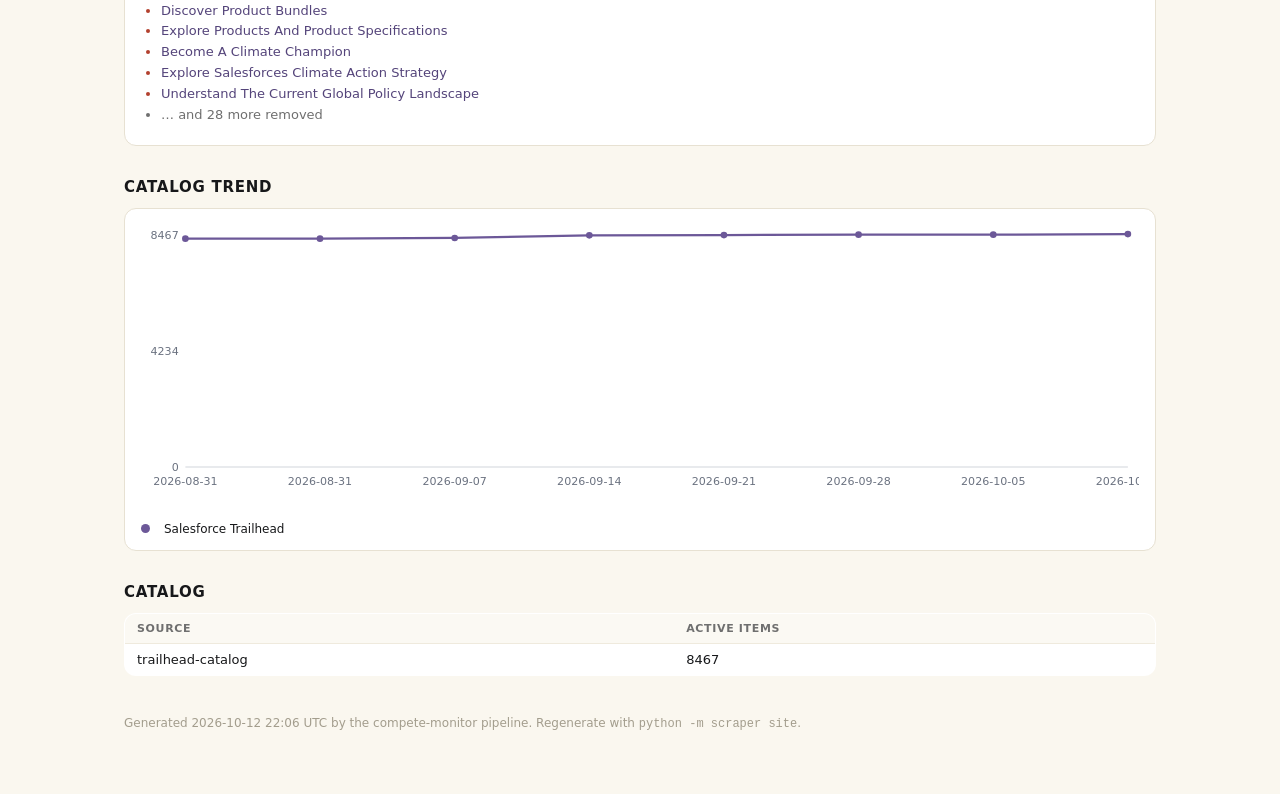
<file: competitor-salesforce-trailhead.html>
<!doctype html>
<html lang="en">
<head>
<meta charset="utf-8">
<meta name="viewport" content="width=device-width, initial-scale=1">
<title>Salesforce Trailhead — Compete Monitor</title>
<style>
  :root { color-scheme: light;
          --bg: #faf7ef; --band: #f2ecdb; --card: #ffffff;
          --line: #e7e1d2; --ink: #17181a; --muted: #6f6f6f;
          --teal: #6c5898; --teal-deep: #54447a; --teal-fill: #efecf6;
          --red: #b3402e; --amber: #a8722a; }
  * { box-sizing: border-box; }
  body { margin: 0; font-family: "Segoe UI", -apple-system, system-ui, sans-serif;
         background: var(--bg); color: var(--ink); }
  .wrap { max-width: 1080px; margin: 0 auto; padding: 0 24px 64px; }
  nav { background: var(--band); border-bottom: 1px solid var(--line);
        margin: 0 -24px 28px; padding: 14px 24px;
        display: flex; gap: 18px; flex-wrap: wrap; align-items: baseline; }
  nav .brand { color: var(--ink); font-weight: 700; font-size: 15px;
               letter-spacing: .02em; margin-right: 8px; text-decoration: none; }
  nav a { color: var(--muted); text-decoration: none; font-size: 13px; }
  nav a:hover { color: var(--teal-deep); }
  nav a.active { color: var(--teal-deep); border-bottom: 2px solid var(--teal);
                 padding-bottom: 2px; font-weight: 600; }
  nav .refresh { margin-left: auto; background: var(--teal-deep); color: #fff;
                 border: none; border-radius: 8px; padding: 6px 14px;
                 font-size: 12px; font-weight: 600; cursor: pointer;
                 text-decoration: none; }
  nav .refresh:hover { background: var(--teal); color: #fff; }
  nav button.refresh { font-family: inherit; }
  nav .refresh[disabled] { opacity: .75; cursor: default; }
  h1 { font-size: 24px; margin: 0 0 4px; letter-spacing: -.01em; }
  .sub { color: var(--muted); font-size: 14px; margin-bottom: 20px; }
  .summary { background: var(--card); border: 1px solid var(--line);
             border-left: 4px solid var(--teal); border-radius: 12px;
             padding: 14px 18px; font-size: 15px; line-height: 1.5; }
  .kpis { display: grid; grid-template-columns: repeat(auto-fit, minmax(150px,1fr));
          gap: 12px; margin: 20px 0 8px; }
  .kpi { background: var(--card); border: 1.5px solid var(--teal);
         border-radius: 12px; padding: 12px 16px; }
  .kpi .n { font-size: 24px; font-weight: 700; color: var(--teal);
            font-variant-numeric: tabular-nums; }
  .kpi .l { font-size: 11px; color: var(--muted); text-transform: uppercase;
            letter-spacing: .06em; }
  h2 { font-size: 15px; margin: 32px 0 12px; text-transform: uppercase;
       letter-spacing: .05em; }
  .cards { display: grid; grid-template-columns: repeat(auto-fill, minmax(320px,1fr));
           gap: 12px; }
  .card { background: var(--card); border: 1px solid var(--line);
          border-radius: 12px; padding: 14px 16px; }
  .card .meta { font-size: 12px; margin-bottom: 6px; }
  .badge { display: inline-block; border-radius: 10px; padding: 1px 9px;
           font-size: 11px; font-weight: 600; color: #fff; }
  .chip { display: inline-block; background: var(--teal-fill); border-radius: 10px;
          padding: 1px 9px; font-size: 11px; color: var(--teal-deep);
          margin-left: 6px; }
  .chip.new { background: #e4efe2; color: #3c6b35; font-weight: 700; }
  .card h3 { font-size: 15px; margin: 0 0 6px; }
  .card h3 a, td a, .comp-block a { color: var(--teal-deep); text-decoration: none; }
  .card p { font-size: 13px; color: #444; margin: 0; line-height: 1.45; }
  .card p + p { margin-top: 6px; }
  .card p strong { color: var(--ink); }
  .filters { display: flex; gap: 10px; flex-wrap: wrap; align-items: center;
             margin: 0 0 10px; font-size: 13px; }
  .filters select, .filters input { font: inherit; font-size: 13px;
             padding: 4px 8px; border: 1px solid var(--line);
             border-radius: 8px; background: var(--card); color: var(--ink); }
  .filters label { color: var(--muted); display: flex; gap: 6px;
                   align-items: center; }
  table { width: 100%; border-collapse: collapse; background: var(--card);
          border: 1px solid var(--line); border-radius: 12px; overflow: hidden;
          font-size: 13px; }
  th, td { text-align: left; padding: 8px 12px; border-bottom: 1px solid #efeadd;
           vertical-align: top; }
  th { background: #fbf9f3; font-size: 11px; color: var(--muted);
       text-transform: uppercase; letter-spacing: .06em; }
  tr:last-child td { border-bottom: none; }
  .comp-block { background: var(--card); border: 1px solid var(--line);
                border-radius: 12px; padding: 14px 16px; margin-bottom: 12px; }
  .comp-block h3 { margin: 0 0 8px; font-size: 15px; }
  .comp-block ul { margin: 6px 0; padding-left: 20px; font-size: 13px;
                   line-height: 1.6; }
  .muted { color: var(--muted); font-size: 13px; }
  .removed { color: var(--red); }
  .chart { background: var(--card); border: 1px solid var(--line);
           border-radius: 12px; padding: 14px 16px; margin-bottom: 12px; }
  .legend { font-size: 12px; margin-top: 6px; }
  .legend span { margin-right: 14px; }
  .dot { display: inline-block; width: 9px; height: 9px; border-radius: 5px;
         margin-right: 4px; }
  footer { margin-top: 40px; color: #a39d8d; font-size: 12px; }
</style>
</head>
<body>
<div class="wrap"><nav><a class="brand" href="index.html">Compete Monitor</a><a href="index.html">Overview</a><a href="competitor-aws.html">AWS</a><a href="competitor-anthropic.html">Anthropic</a><a href="competitor-coursera.html">Coursera</a><a href="competitor-google.html">Google</a><a href="competitor-industry.html">Industry</a><a href="competitor-linkedin-learning.html">LinkedIn Learning</a><a href="competitor-openai.html">OpenAI</a><a href="competitor-salesforce-trailhead.html" class="active">Salesforce Trailhead</a><a href="competitor-servicenow-university.html">ServiceNow University</a><a href="sources.html">Source health</a><a class="refresh" href="https://github.com/amyge0510/ASN-Compete-Dashboard/actions/workflows/monitor.yml" target="_blank" rel="noopener" title="Runs a fresh check (takes ~15 minutes); refresh this page afterwards">&#8635; Refresh data</a></nav>
<h1>Salesforce Trailhead</h1><div class="sub">Insight history for all runs; catalog changes shown for the last 30 days.</div><h2>Insight history</h2><table><tr><th>Date</th><th></th><th>Category</th><th>Headline</th></tr><tr data-competitor="Salesforce Trailhead" data-category="certification" data-sig="high" data-date="2026-10-12"><td>2026-10-12<span class="chip new">NEW</span></td><td><span class="badge" style="background:#b3402e">HIGH</span></td><td>certification</td><td><a href="https://help.salesforce.com/s/articleView?id=005299469&amp;language=en_US&amp;type=1">Winter ’26 maintenance requirements go live for Architect certs</a></td></tr><tr data-competitor="Salesforce Trailhead" data-category="strategy" data-sig="high" data-date="2026-10-12"><td>2026-10-12<span class="chip new">NEW</span></td><td><span class="badge" style="background:#b3402e">HIGH</span></td><td>strategy</td><td><a href="https://trailhead.salesforce.com/content/learn/modules/adding-context-to-your-agentforce-vibes-workflows">Trailhead expands Agentforce developer and governance curriculum (8+ new modules)</a></td></tr><tr data-competitor="Salesforce Trailhead" data-category="product_update" data-sig="high" data-date="2026-10-12"><td>2026-10-12<span class="chip new">NEW</span></td><td><span class="badge" style="background:#b3402e">HIGH</span></td><td>product_update</td><td><a href="https://trailhead.salesforce.com/trailblazer-community/groups/0F930000000blKvCAI">Trailblazer Community is migrating from web to Slack</a></td></tr><tr data-competitor="Salesforce Trailhead" data-category="product_update" data-sig="high" data-date="2026-10-12"><td>2026-10-12<span class="chip new">NEW</span></td><td><span class="badge" style="background:#b3402e">HIGH</span></td><td>product_update</td><td><a href="https://trailhead.salesforce.com/trailblazer-community/feed/0D5KX00000pQAtd0AG?utm_source=openai">Salesforce shifts default login to email across orgs (affecting Trailhead)</a></td></tr><tr data-competitor="Salesforce Trailhead" data-category="new_course" data-sig="medium" data-date="2026-10-12"><td>2026-10-12<span class="chip new">NEW</span></td><td><span class="badge" style="background:#a8722a">MEDIUM</span></td><td>new_course</td><td><a href="https://trailhead.salesforce.com/content/learn/modules/quick-start-salesforce-in-claude">Quick Start: Salesforce in Claude</a></td></tr><tr data-competitor="Salesforce Trailhead" data-category="new_course" data-sig="medium" data-date="2026-10-12"><td>2026-10-12<span class="chip new">NEW</span></td><td><span class="badge" style="background:#a8722a">MEDIUM</span></td><td>new_course</td><td><a href="https://trailhead.salesforce.com/content/learn/modules/native-mobile-apps-generation-with-mobile-procode-skills">Native Mobile Apps Generation with Mobile Procode Skills (with Agentforce extension)</a></td></tr><tr data-competitor="Salesforce Trailhead" data-category="new_course" data-sig="medium" data-date="2026-10-12"><td>2026-10-12<span class="chip new">NEW</span></td><td><span class="badge" style="background:#a8722a">MEDIUM</span></td><td>new_course</td><td><a href="https://trailhead.salesforce.com/content/learn/modules/lifecycle-center-governance-beta-quick-look">Lifecycle Center Governance (Beta) quick look for AI development</a></td></tr><tr data-competitor="Salesforce Trailhead" data-category="new_course" data-sig="medium" data-date="2026-10-12"><td>2026-10-12<span class="chip new">NEW</span></td><td><span class="badge" style="background:#a8722a">MEDIUM</span></td><td>new_course</td><td><a href="https://trailhead.salesforce.com/content/learn/modules/agentforce-communications-configuration-quick-look">Agentforce Communications Configuration (Quick Look)</a></td></tr><tr data-competitor="Salesforce Trailhead" data-category="new_course" data-sig="medium" data-date="2026-10-12"><td>2026-10-12<span class="chip new">NEW</span></td><td><span class="badge" style="background:#a8722a">MEDIUM</span></td><td>new_course</td><td><a href="https://trailhead.salesforce.com/content/learn/modules/adding-context-to-your-agentforce-vibes-workflows">Adding Context to Your Agentforce Vibes Workflows</a></td></tr><tr data-competitor="Salesforce Trailhead" data-category="new_course" data-sig="medium" data-date="2026-10-05"><td>2026-10-05</td><td><span class="badge" style="background:#a8722a">MEDIUM</span></td><td>new_course</td><td><a href="https://trailhead.salesforce.com/content/learn/modules/document-ai-for-agentforce-health">Trailhead launches Document AI for Agentforce Health module series</a></td></tr><tr data-competitor="Salesforce Trailhead" data-category="product_update" data-sig="high" data-date="2026-10-05"><td>2026-10-05</td><td><span class="badge" style="background:#b3402e">HIGH</span></td><td>product_update</td><td><a href="https://trailhead.salesforce.com/content/learn/modules/headless-360-use-a-conversation-to-build-an-agent/discover-headless-conversations">Trailhead debuts a beta “headless builder” experience inside a new agentic-AI unit</a></td></tr><tr data-competitor="Salesforce Trailhead" data-category="strategy" data-sig="medium" data-date="2026-10-05"><td>2026-10-05</td><td><span class="badge" style="background:#a8722a">MEDIUM</span></td><td>strategy</td><td><a href="https://trailhead.salesforce.com/content/learn/modules/document-ai-for-agentforce-health">Trailhead builds out an Agentforce track across communications and healthcare</a></td></tr><tr data-competitor="Salesforce Trailhead" data-category="new_course" data-sig="medium" data-date="2026-10-05"><td>2026-10-05</td><td><span class="badge" style="background:#a8722a">MEDIUM</span></td><td>new_course</td><td><a href="https://trailhead.salesforce.com/content/learn/modules/trick-or-trailhead-tell-us-smore-campfire-stories">Seasonal Trick or Trailhead module teaches headless patterns and AI agents via a hands‑on build</a></td></tr><tr data-competitor="Salesforce Trailhead" data-category="strategy" data-sig="high" data-date="2026-10-05"><td>2026-10-05</td><td><span class="badge" style="background:#b3402e">HIGH</span></td><td>strategy</td><td><a href="https://trailhead.salesforce.com/content/learn/trails/get-started-with-aiforce">Salesforce is building out a headless/agentic‑AI track (5 new badges/trails)</a></td></tr><tr data-competitor="Salesforce Trailhead" data-category="new_course" data-sig="medium" data-date="2026-10-05"><td>2026-10-05</td><td><span class="badge" style="background:#a8722a">MEDIUM</span></td><td>new_course</td><td><a href="https://trailhead.salesforce.com/content/learn/modules/salesforce-in-claude-quick-look">Sales Cloud in Claude: Quick Look highlights cross‑ecosystem agent workflows</a></td></tr><tr data-competitor="Salesforce Trailhead" data-category="new_course" data-sig="medium" data-date="2026-10-05"><td>2026-10-05</td><td><span class="badge" style="background:#a8722a">MEDIUM</span></td><td>new_course</td><td><a href="https://trailhead.salesforce.com/content/learn/modules/quick-start-agentforce-coworker">Quick Start: Agentforce Coworker module adds a fast on‑ramp to deploy coworker‑style agents</a></td></tr><tr data-competitor="Salesforce Trailhead" data-category="new_course" data-sig="medium" data-date="2026-10-05"><td>2026-10-05</td><td><span class="badge" style="background:#a8722a">MEDIUM</span></td><td>new_course</td><td><a href="https://trailhead.salesforce.com/content/learn/trails/get-started-with-aiforce">New trail consolidates foundational AIforce and headless skills</a></td></tr><tr data-competitor="Salesforce Trailhead" data-category="new_course" data-sig="medium" data-date="2026-10-05"><td>2026-10-05</td><td><span class="badge" style="background:#a8722a">MEDIUM</span></td><td>new_course</td><td><a href="https://trailhead.salesforce.com/content/learn/trails/explore-agentforce-communications-fundamentals">New Trail: Explore Agentforce Communications Fundamentals</a></td></tr><tr data-competitor="Salesforce Trailhead" data-category="new_course" data-sig="medium" data-date="2026-10-05"><td>2026-10-05</td><td><span class="badge" style="background:#a8722a">MEDIUM</span></td><td>new_course</td><td><a href="https://trailhead.salesforce.com/content/learn/modules/headless-tools-and-functionality/explore-headless-tools-and-functionality">Headless Tools unit explains Salesforce’s MCP-based headless strategy and October GA components</a></td></tr><tr data-competitor="Salesforce Trailhead" data-category="strategy" data-sig="medium" data-date="2026-09-28"><td>2026-09-28</td><td><span class="badge" style="background:#a8722a">MEDIUM</span></td><td>strategy</td><td><a href="https://trailhead.salesforce.com/content/learn/trails/design-agentforce-it-service-for-your-organization">Trailhead expands industry and agentic skilling (Life Sciences Cloud + Agentforce IT Service)</a></td></tr><tr data-competitor="Salesforce Trailhead" data-category="new_course" data-sig="medium" data-date="2026-09-28"><td>2026-09-28</td><td><span class="badge" style="background:#a8722a">MEDIUM</span></td><td>new_course</td><td><a href="https://trailhead.salesforce.com/de/content/learn/modules/marketing-cloud-next-for-marketing-cloud-engagement-foundations/access-marketing-cloud-next-features">Trailhead adds Marketing Cloud Next transition units for MCE customers</a></td></tr><tr data-competitor="Salesforce Trailhead" data-category="certification" data-sig="low" data-date="2026-09-21"><td>2026-09-21</td><td><span class="badge" style="background:#8a8a8a">LOW</span></td><td>certification</td><td><a href="https://trailhead.salesforce.com/content/learn/modules/platform-developer-certification-maintenance-winter-26">Winter ’26 Platform Developer certification maintenance goes live</a></td></tr><tr data-competitor="Salesforce Trailhead" data-category="certification" data-sig="low" data-date="2026-09-21"><td>2026-09-21</td><td><span class="badge" style="background:#8a8a8a">LOW</span></td><td>certification</td><td><a href="https://trailhead.salesforce.com/content/learn/modules/salesforce-architect-certification-maintenance-winter-26">Winter ’26 Architect certification maintenance modules updated</a></td></tr><tr data-competitor="Salesforce Trailhead" data-category="strategy" data-sig="high" data-date="2026-09-21"><td>2026-09-21</td><td><span class="badge" style="background:#b3402e">HIGH</span></td><td>strategy</td><td><a href="https://trailhead.salesforce.com/content/learn/modules/agentic-commerce-search-quick-look">Trailhead pivots from RAG labs to agentic and deployment content</a></td></tr><tr data-competitor="Salesforce Trailhead" data-category="new_course" data-sig="medium" data-date="2026-09-21"><td>2026-09-21</td><td><span class="badge" style="background:#a8722a">MEDIUM</span></td><td>new_course</td><td><a href="https://trailhead.salesforce.com/content/learn/trails/configure-agentforce-life-sciences-for-customer-engagement">Trail: Configure Agentforce Life Sciences for Customer Engagement</a></td></tr><tr data-competitor="Salesforce Trailhead" data-category="new_course" data-sig="medium" data-date="2026-09-21"><td>2026-09-21</td><td><span class="badge" style="background:#a8722a">MEDIUM</span></td><td>new_course</td><td><a href="https://trailhead.salesforce.com/content/learn/modules/trick-or-trailhead-tell-us-smore-campfire-stories">Seasonal quest: Trick or Trailhead — Tell Us S’more Campfire Stories</a></td></tr><tr data-competitor="Salesforce Trailhead" data-category="new_course" data-sig="medium" data-date="2026-09-21"><td>2026-09-21</td><td><span class="badge" style="background:#a8722a">MEDIUM</span></td><td>new_course</td><td><a href="https://trailhead.salesforce.com/content/learn/trails/sf_release_prep">Refreshed &#x27;Prepare for Salesforce Releases&#x27; trail centralizes Winter ’26 rollout planning</a></td></tr><tr data-competitor="Salesforce Trailhead" data-category="new_course" data-sig="medium" data-date="2026-09-21"><td>2026-09-21</td><td><span class="badge" style="background:#a8722a">MEDIUM</span></td><td>new_course</td><td><a href="https://trailhead.salesforce.com/content/learn/modules/agentic-commerce-search-quick-look">Quick Look: Agentic Commerce Search</a></td></tr><tr data-competitor="Salesforce Trailhead" data-category="new_course" data-sig="medium" data-date="2026-09-21"><td>2026-09-21</td><td><span class="badge" style="background:#a8722a">MEDIUM</span></td><td>new_course</td><td><a href="https://trailhead.salesforce.com/content/learn/modules/winter-26-release-highlights">New Winter ’26 Highlights badge aggregates AI/Agentforce and platform changes</a></td></tr><tr data-competitor="Salesforce Trailhead" data-category="new_course" data-sig="medium" data-date="2026-09-21"><td>2026-09-21</td><td><span class="badge" style="background:#a8722a">MEDIUM</span></td><td>new_course</td><td><a href="https://trailhead.salesforce.com/content/learn/modules/salesforce-personalization-recommenders-with-agentforce-marketing">Module: Salesforce Personalization Recommenders with Agentforce Marketing</a></td></tr><tr data-competitor="Salesforce Trailhead" data-category="new_course" data-sig="medium" data-date="2026-09-21"><td>2026-09-21</td><td><span class="badge" style="background:#a8722a">MEDIUM</span></td><td>new_course</td><td><a href="https://trailhead.salesforce.com/content/learn/modules/agentforce-deployment-quick-look/set-up-the-messaging-connection">Agentforce Deployment Quick Look adds messaging and voice setup steps</a></td></tr><tr data-competitor="Salesforce Trailhead" data-category="new_course" data-sig="medium" data-date="2026-09-14"><td>2026-09-14</td><td><span class="badge" style="background:#a8722a">MEDIUM</span></td><td>new_course</td><td><a href="https://trailhead.salesforce.com/content/learn/modules/platform-app-builder-certification-maintenance-winter-26/maintain-your-platform-app-builder-certification-for-winter-26">Winter ’26 maintenance for Platform App Builder adds Einstein Summary and new Flow features</a></td></tr><tr data-competitor="Salesforce Trailhead" data-category="new_course" data-sig="medium" data-date="2026-09-14"><td>2026-09-14</td><td><span class="badge" style="background:#a8722a">MEDIUM</span></td><td>new_course</td><td><a href="https://trailhead.salesforce.com/content/learn/modules/mulesoft-hyperautomation-developer-certification-maintenance-winter-26/maintain-your-mulesoft-hyperautomation-developer-certification-for-winter-26">Winter ’26 maintenance for MuleSoft Hyperautomation Developer published on Trailhead</a></td></tr><tr data-competitor="Salesforce Trailhead" data-category="strategy" data-sig="medium" data-date="2026-09-14"><td>2026-09-14</td><td><span class="badge" style="background:#a8722a">MEDIUM</span></td><td>strategy</td><td><a href="https://www.salesforce.com/blog/ai/agentic-ai/?bc=OTH&amp;d=bcta">Trailhead ties multi-agent strategy guidance to curated AI skill paths</a></td></tr><tr data-competitor="Salesforce Trailhead" data-category="product_update" data-sig="medium" data-date="2026-09-14"><td>2026-09-14</td><td><span class="badge" style="background:#a8722a">MEDIUM</span></td><td>product_update</td><td><a href="https://trailhead.salesforce.com/fr/quests">Trailhead runs AI Foundations Quest with prizes through September 30</a></td></tr><tr data-competitor="Salesforce Trailhead" data-category="strategy" data-sig="high" data-date="2026-09-14"><td>2026-09-14</td><td><span class="badge" style="background:#b3402e">HIGH</span></td><td>strategy</td><td><a href="https://trailhead.salesforce.com/content/learn/modules/agentic-campaigns">Trailhead builds a broad Agentforce curriculum across roles (25+ modules)</a></td></tr><tr data-competitor="Salesforce Trailhead" data-category="new_course" data-sig="medium" data-date="2026-09-14"><td>2026-09-14</td><td><span class="badge" style="background:#a8722a">MEDIUM</span></td><td>new_course</td><td><a href="https://trailhead.salesforce.com/content/learn/modules/quick-start-salesforce-in-claude">Trailhead adds ‘Salesforce in Claude’ quick starts</a></td></tr><tr data-competitor="Salesforce Trailhead" data-category="product_update" data-sig="medium" data-date="2026-09-14"><td>2026-09-14</td><td><span class="badge" style="background:#a8722a">MEDIUM</span></td><td>product_update</td><td><a href="https://trailhead.salesforce.com/trailblazer-community/feed/0D5KX00000pPZmY0AW">Salesforce posts Winter ’27 Release Feature Matrix with Trailhead module tie‑ins</a></td></tr><tr data-competitor="Salesforce Trailhead" data-category="strategy" data-sig="high" data-date="2026-09-14"><td>2026-09-14</td><td><span class="badge" style="background:#b3402e">HIGH</span></td><td>strategy</td><td><a href="https://trailhead.salesforce.com/users/teamtrailhead/trailmixes/quest-become-an-agentblazer-innovator-sept-nov-26">Salesforce is building out an agentic‑AI track (Agentforce quests now front‑and‑center)</a></td></tr><tr data-competitor="Salesforce Trailhead" data-category="certification" data-sig="high" data-date="2026-09-14"><td>2026-09-14</td><td><span class="badge" style="background:#b3402e">HIGH</span></td><td>certification</td><td><a href="https://help.salesforce.com/s/articleView?id=005321511&amp;language=en_US&amp;type=1">Salesforce expands certification exam language support and localizes maintenance badges</a></td></tr><tr data-competitor="Salesforce Trailhead" data-category="certification" data-sig="high" data-date="2026-09-14"><td>2026-09-14</td><td><span class="badge" style="background:#b3402e">HIGH</span></td><td>certification</td><td><a href="https://trailhead.salesforce.com/content/learn/superbadges/superbadge-advanced-agentforce-flow-administration">New Agentforce superbadges validate agent operations skills</a></td></tr><tr data-competitor="Salesforce Trailhead" data-category="new_course" data-sig="medium" data-date="2026-09-14"><td>2026-09-14</td><td><span class="badge" style="background:#a8722a">MEDIUM</span></td><td>new_course</td><td><a href="https://trailhead.salesforce.com/users/teamtrailhead/trailmixes/quest-become-an-agentblazer-innovator-sept-nov-26">New Agentblazer Innovator quest spotlights applied agentic‑AI skills on Trailhead</a></td></tr><tr data-competitor="Salesforce Trailhead" data-category="new_course" data-sig="medium" data-date="2026-09-07"><td>2026-09-07</td><td><span class="badge" style="background:#a8722a">MEDIUM</span></td><td>new_course</td><td><a href="https://trailhead.salesforce.com/content/learn/modules/winter-27-release-highlights/">Winter ’27 Release Highlights module goes live (1,000 points)</a></td></tr><tr data-competitor="Salesforce Trailhead" data-category="product_update" data-sig="high" data-date="2026-09-07"><td>2026-09-07</td><td><span class="badge" style="background:#b3402e">HIGH</span></td><td>product_update</td><td><a href="https://trailhead.salesforce.com/support/mcp">Trailhead launches a public MCP server for AI assistants to query Trailhead content</a></td></tr><tr data-competitor="Salesforce Trailhead" data-category="new_course" data-sig="medium" data-date="2026-09-07"><td>2026-09-07</td><td><span class="badge" style="background:#a8722a">MEDIUM</span></td><td>new_course</td><td><a href="https://trailhead.salesforce.com/content/learn/modules/agent-analytics-and-monitoring/monitor-agent-health">Trailhead launches &#x27;Monitor Agent Health&#x27; module for Agentforce</a></td></tr><tr data-competitor="Salesforce Trailhead" data-category="strategy" data-sig="high" data-date="2026-09-07"><td>2026-09-07</td><td><span class="badge" style="background:#b3402e">HIGH</span></td><td>strategy</td><td><a href="https://trailhead.salesforce.com/support/mcp">Trailhead is building out an MCP/Agentforce track across roles (2 course adds + open MCP server)</a></td></tr><tr data-competitor="Salesforce Trailhead" data-category="strategy" data-sig="high" data-date="2026-09-07"><td>2026-09-07</td><td><span class="badge" style="background:#b3402e">HIGH</span></td><td>strategy</td><td><a href="https://trailhead.salesforce.com/content/learn/modules/unified-agentic-app-development-lifecycle">Salesforce is scaling Agentforce skilling across industries with governance and lifecycle content (15+ modules)</a></td></tr><tr data-competitor="Salesforce Trailhead" data-category="new_course" data-sig="medium" data-date="2026-09-07"><td>2026-09-07</td><td><span class="badge" style="background:#a8722a">MEDIUM</span></td><td>new_course</td><td><a href="https://trailhead.salesforce.com/content/learn/modules/headless-360-use-cases-in-action/sell-smarter-with-headless-360">Sales curriculum now references Agentforce MCP tools</a></td></tr><tr data-competitor="Salesforce Trailhead" data-category="new_course" data-sig="medium" data-date="2026-09-07"><td>2026-09-07</td><td><span class="badge" style="background:#a8722a">MEDIUM</span></td><td>new_course</td><td><a href="https://trailhead.salesforce.com/content/learn/modules/mcp-for-agentforce-quick-look">New micro‑badge: MCP for Agentforce — Quick Look</a></td></tr><tr data-competitor="Salesforce Trailhead" data-category="certification" data-sig="high" data-date="2026-08-31"><td>2026-08-31</td><td><span class="badge" style="background:#b3402e">HIGH</span></td><td>certification</td><td><a href="https://help.salesforce.com/s/articleView?id=005360289&amp;language=en_US&amp;type=1">Salesforce to retire 24 certifications by Feb 1, 2027, with final exam sittings closing Aug 31, 2026</a></td></tr><tr data-competitor="Salesforce Trailhead" data-category="strategy" data-sig="medium" data-date="2026-08-31"><td>2026-08-31</td><td><span class="badge" style="background:#a8722a">MEDIUM</span></td><td>strategy</td><td><a href="https://trailhead.salesforce.com/users/teamtrailhead/trailmixes/quest-setup-with-agentforce">Salesforce is accelerating Agentforce enablement via gamified quests and community challenges</a></td></tr></table><h2>Catalog changes (30d)</h2><div class="comp-block"><h3>Added (193)</h3><ul><li><a href="https://trailhead.salesforce.com/content/learn/modules/agentforce-vibes-skills-quick-look">Agentforce Vibes Skills Quick Look</a></li><li><a href="https://trailhead.salesforce.com/content/learn/modules/agentforce-vibes-skills-quick-look/explore-skills-in-agentforce-vibes">Explore Skills In Agentforce Vibes</a></li><li><a href="https://trailhead.salesforce.com/content/learn/modules/secure-and-trusted-headless-foundation">Secure And Trusted Headless Foundation</a></li><li><a href="https://trailhead.salesforce.com/content/learn/modules/secure-and-trusted-headless-foundation/build-a-secure-headless-experience">Build A Secure Headless Experience</a></li><li><a href="https://trailhead.salesforce.com/content/learn/modules/secure-and-trusted-headless-foundation/apply-least-privilege-controls">Apply Least Privilege Controls</a></li><li><a href="https://trailhead.salesforce.com/content/learn/modules/secure-and-trusted-headless-foundation/monitor-and-respond-to-headless-activity">Monitor And Respond To Headless Activity</a></li><li><a href="https://trailhead.salesforce.com/content/learn/modules/sample-management-for-agentforce-life-sciences">Sample Management For Agentforce Life Sciences</a></li><li><a href="https://trailhead.salesforce.com/content/learn/modules/sample-management-for-agentforce-life-sciences/make-sample-management-compliant-and-measurable">Make Sample Management Compliant And Measurable</a></li><li><a href="https://trailhead.salesforce.com/content/learn/modules/sample-management-for-agentforce-life-sciences/configure-sample-inventory-hierarchy">Configure Sample Inventory Hierarchy</a></li><li><a href="https://trailhead.salesforce.com/content/learn/modules/sample-management-for-agentforce-life-sciences/configure-compliance-guardrails-for-sample-distribution">Configure Compliance Guardrails For Sample Distribution</a></li><li><a href="https://trailhead.salesforce.com/content/learn/modules/sample-management-for-agentforce-life-sciences/execute-compliant-sample-operations-in-the-field">Execute Compliant Sample Operations In The Field</a></li><li><a href="https://trailhead.salesforce.com/content/learn/modules/sample-management-for-agentforce-life-sciences/reconcile-inventory-and-maintain-audit-readiness">Reconcile Inventory And Maintain Audit Readiness</a></li><li><a href="https://trailhead.salesforce.com/content/learn/superbadges/superbadge-advanced-agentforce-flow-administration">Superbadge Advanced Agentforce Flow Administration</a></li><li><a href="https://trailhead.salesforce.com/content/learn/superbadges/superbadge-agentforce-service-agents">Superbadge Agentforce Service Agents</a></li><li><a href="https://trailhead.salesforce.com/content/learn/modules/data-foundation-for-headless-functionality">Data Foundation For Headless Functionality</a></li><li><a href="https://trailhead.salesforce.com/content/learn/modules/data-foundation-for-headless-functionality/prepare-your-data-for-headless-functionality">Prepare Your Data For Headless Functionality</a></li><li><a href="https://trailhead.salesforce.com/content/learn/modules/data-foundation-for-headless-functionality/extend-your-data-foundation-for-enterprise-scale-use-cases">Extend Your Data Foundation For Enterprise Scale Use Cases</a></li><li><a href="https://trailhead.salesforce.com/content/learn/modules/agent-script-basics">Agent Script Basics</a></li><li><a href="https://trailhead.salesforce.com/content/learn/modules/agent-script-basics/read-the-language-behind-the-canvas">Read The Language Behind The Canvas</a></li><li><a href="https://trailhead.salesforce.com/content/learn/modules/agent-script-basics/route-and-gate-conversations-with-agent-script">Route And Gate Conversations With Agent Script</a></li><li><a href="https://trailhead.salesforce.com/content/learn/modules/agent-script-basics/manage-state-across-a-multi-turn-conversation">Manage State Across A Multi Turn Conversation</a></li><li><a href="https://trailhead.salesforce.com/content/learn/modules/devops-center-with-agentforce-vibes-quick-look">Devops Center With Agentforce Vibes Quick Look</a></li><li><a href="https://trailhead.salesforce.com/content/learn/modules/devops-center-with-agentforce-vibes-quick-look/get-started-with-devops-center-and-agentforce-vibes">Get Started With Devops Center And Agentforce Vibes</a></li><li><a href="https://trailhead.salesforce.com/content/learn/modules/security-center-essentials-quick-look">Security Center Essentials Quick Look</a></li><li><a href="https://trailhead.salesforce.com/content/learn/modules/security-center-essentials-quick-look/get-started-with-security-center-essentials">Get Started With Security Center Essentials</a></li><li class="muted">&hellip; and 168 more added</li></ul><h3>Removed (53)</h3><ul><li class="removed"><a href="https://trailhead.salesforce.com/content/learn/projects/wave_charts_custom_map">Wave Charts Custom Map</a></li><li class="removed"><a href="https://trailhead.salesforce.com/content/learn/projects/wave_charts_custom_map/wave_charts_custom_map_bounding_box">Wave Charts Custom Map Bounding Box</a></li><li class="removed"><a href="https://trailhead.salesforce.com/content/learn/projects/wave_charts_custom_map/wave_charts_custom_map_geojson">Wave Charts Custom Map Geojson</a></li><li class="removed"><a href="https://trailhead.salesforce.com/content/learn/projects/wave_charts_custom_map/wave_charts_custom_map_resources">Wave Charts Custom Map Resources</a></li><li class="removed"><a href="https://trailhead.salesforce.com/content/learn/modules/advanced-rag-with-data-360-and-agentforce">Advanced Rag With Data 360 And Agentforce</a></li><li class="removed"><a href="https://trailhead.salesforce.com/content/learn/modules/advanced-rag-with-data-360-and-agentforce/build-a-grounded-service-agent">Build A Grounded Service Agent</a></li><li class="removed"><a href="https://trailhead.salesforce.com/content/learn/modules/advanced-rag-with-data-360-and-agentforce/create-a-search-index-retriever-and-prompt-template">Create A Search Index Retriever And Prompt Template</a></li><li class="removed"><a href="https://trailhead.salesforce.com/content/learn/modules/advanced-rag-with-data-360-and-agentforce/discover-rag-best-practices">Discover Rag Best Practices</a></li><li class="removed"><a href="https://trailhead.salesforce.com/content/learn/modules/advanced-rag-with-data-360-and-agentforce/get-started-with-grounding-agents-in-data-360">Get Started With Grounding Agents In Data 360</a></li><li class="removed"><a href="https://trailhead.salesforce.com/content/learn/modules/deep-dive-into-industries-order-management-decomposition">Deep Dive Into Industries Order Management Decomposition</a></li><li class="removed"><a href="https://trailhead.salesforce.com/content/learn/modules/deep-dive-into-industries-order-management-decomposition/configure-mapping-rules-and-conditions">Configure Mapping Rules And Conditions</a></li><li class="removed"><a href="https://trailhead.salesforce.com/content/learn/modules/deep-dive-into-industries-order-management-decomposition/create-a-decomposition-relationship">Create A Decomposition Relationship</a></li><li class="removed"><a href="https://trailhead.salesforce.com/content/learn/modules/deep-dive-into-industries-order-management-decomposition/create-a-technical-product">Create A Technical Product</a></li><li class="removed"><a href="https://trailhead.salesforce.com/content/learn/modules/deep-dive-into-industries-order-management-decomposition/identify-commercial-and-technical-products">Identify Commercial And Technical Products</a></li><li class="removed"><a href="https://trailhead.salesforce.com/content/learn/modules/deep-dive-into-industries-order-management-decomposition/navigate-the-industries-order-management-user-interface">Navigate The Industries Order Management User Interface</a></li><li class="removed"><a href="https://trailhead.salesforce.com/content/learn/modules/industries-products-and-product-bundles">Industries Products And Product Bundles</a></li><li class="removed"><a href="https://trailhead.salesforce.com/content/learn/modules/industries-products-and-product-bundles/create-not-assetizable-products">Create Not Assetizable Products</a></li><li class="removed"><a href="https://trailhead.salesforce.com/content/learn/modules/industries-products-and-product-bundles/create-offers">Create Offers</a></li><li class="removed"><a href="https://trailhead.salesforce.com/content/learn/modules/industries-products-and-product-bundles/create-product-bundles">Create Product Bundles</a></li><li class="removed"><a href="https://trailhead.salesforce.com/content/learn/modules/industries-products-and-product-bundles/create-product-specifications">Create Product Specifications</a></li><li class="removed"><a href="https://trailhead.salesforce.com/content/learn/modules/industries-products-and-product-bundles/discover-product-bundles">Discover Product Bundles</a></li><li class="removed"><a href="https://trailhead.salesforce.com/content/learn/modules/industries-products-and-product-bundles/explore-products-and-product-specifications">Explore Products And Product Specifications</a></li><li class="removed"><a href="https://trailhead.salesforce.com/content/learn/modules/positive-environmental-impact/become-a-climate-champion">Become A Climate Champion</a></li><li class="removed"><a href="https://trailhead.salesforce.com/content/learn/modules/positive-environmental-impact/explore-salesforces-climate-action-strategy">Explore Salesforces Climate Action Strategy</a></li><li class="removed"><a href="https://trailhead.salesforce.com/content/learn/modules/positive-environmental-impact/understand-the-current-global-policy-landscape">Understand The Current Global Policy Landscape</a></li><li class="muted">&hellip; and 28 more removed</li></ul></div><h2>Catalog trend</h2><div class="chart"><svg viewBox="0 0 900 260" width="100%" role="img"><line x1="40" y1="220" x2="890" y2="220" stroke="#d1d5db"/><text x="34" y="224.0" font-size="10" fill="#6b7280" text-anchor="end">0</text><text x="34" y="118.98759891342861" font-size="10" fill="#6b7280" text-anchor="end">4234</text><text x="34" y="14.0" font-size="10" fill="#6b7280" text-anchor="end">8467</text><polyline points="40.0,14.1 161.4,14.1 282.9,13.5 404.3,11.1 525.7,10.9 647.1,10.5 768.6,10.5 890.0,10.0" fill="none" stroke="#6c5898" stroke-width="2"/><circle cx="40.0" cy="14.1" r="3" fill="#6c5898"/><circle cx="161.4" cy="14.1" r="3" fill="#6c5898"/><circle cx="282.9" cy="13.5" r="3" fill="#6c5898"/><circle cx="404.3" cy="11.1" r="3" fill="#6c5898"/><circle cx="525.7" cy="10.9" r="3" fill="#6c5898"/><circle cx="647.1" cy="10.5" r="3" fill="#6c5898"/><circle cx="768.6" cy="10.5" r="3" fill="#6c5898"/><circle cx="890.0" cy="10.0" r="3" fill="#6c5898"/><text x="40.0" y="236" font-size="10" fill="#6b7280" text-anchor="middle">2026-08-31</text><text x="161.4" y="236" font-size="10" fill="#6b7280" text-anchor="middle">2026-08-31</text><text x="282.9" y="236" font-size="10" fill="#6b7280" text-anchor="middle">2026-09-07</text><text x="404.3" y="236" font-size="10" fill="#6b7280" text-anchor="middle">2026-09-14</text><text x="525.7" y="236" font-size="10" fill="#6b7280" text-anchor="middle">2026-09-21</text><text x="647.1" y="236" font-size="10" fill="#6b7280" text-anchor="middle">2026-09-28</text><text x="768.6" y="236" font-size="10" fill="#6b7280" text-anchor="middle">2026-10-05</text><text x="890.0" y="236" font-size="10" fill="#6b7280" text-anchor="middle">2026-10-12</text></svg><div class="legend"><span><span class="dot" style="background:#6c5898"></span>Salesforce Trailhead</span></div></div><h2>Catalog</h2><table><tr><th>Source</th><th>Active items</th></tr><tr><td>trailhead-catalog</td><td>8467</td></tr></table>
<footer>Generated 2026-10-12 22:06 UTC by the compete-monitor pipeline. Regenerate with <code>python -m scraper site</code>.</footer></div>
</body>
</html>
</file>
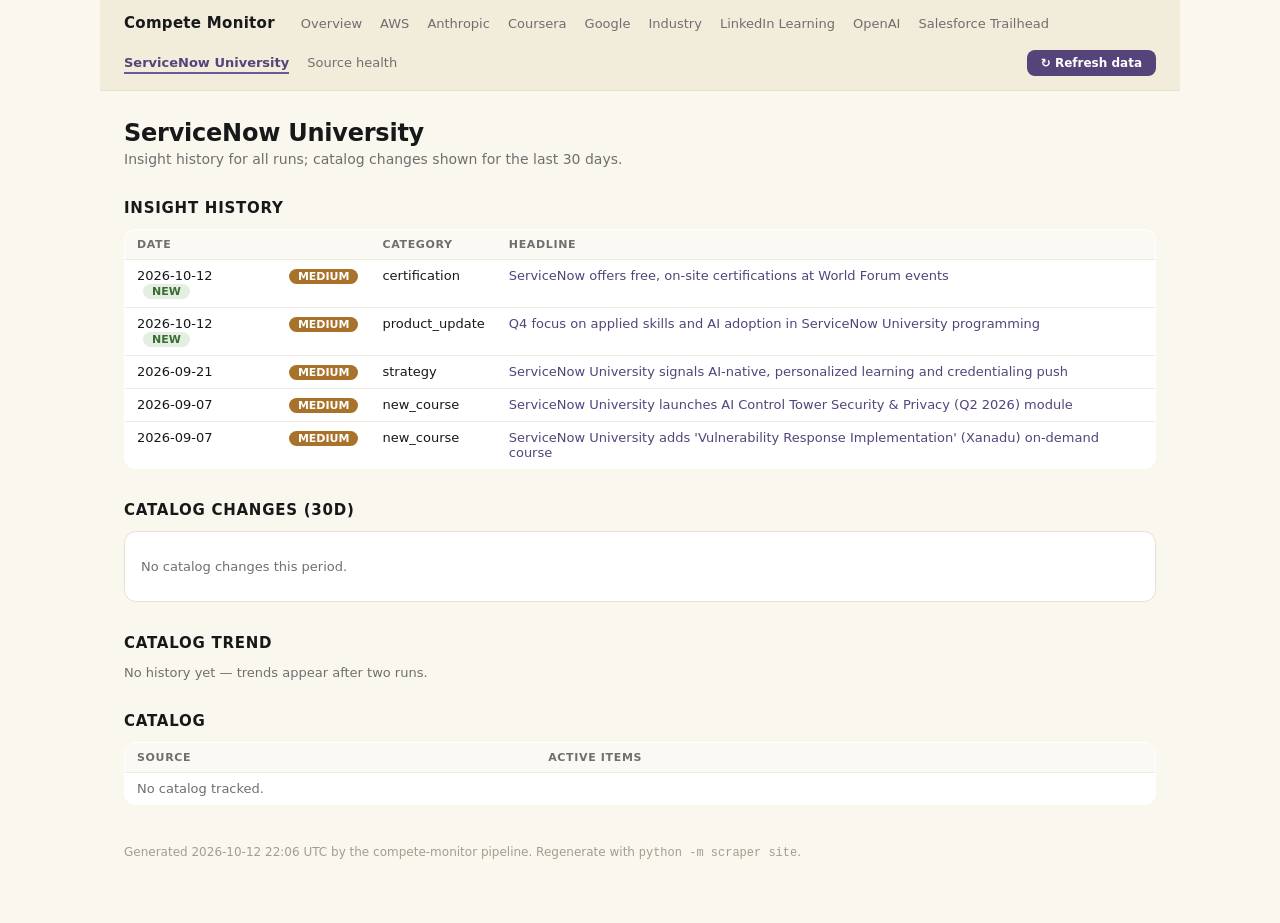
<file: competitor-servicenow-university.html>
<!doctype html>
<html lang="en">
<head>
<meta charset="utf-8">
<meta name="viewport" content="width=device-width, initial-scale=1">
<title>ServiceNow University — Compete Monitor</title>
<style>
  :root { color-scheme: light;
          --bg: #faf7ef; --band: #f2ecdb; --card: #ffffff;
          --line: #e7e1d2; --ink: #17181a; --muted: #6f6f6f;
          --teal: #6c5898; --teal-deep: #54447a; --teal-fill: #efecf6;
          --red: #b3402e; --amber: #a8722a; }
  * { box-sizing: border-box; }
  body { margin: 0; font-family: "Segoe UI", -apple-system, system-ui, sans-serif;
         background: var(--bg); color: var(--ink); }
  .wrap { max-width: 1080px; margin: 0 auto; padding: 0 24px 64px; }
  nav { background: var(--band); border-bottom: 1px solid var(--line);
        margin: 0 -24px 28px; padding: 14px 24px;
        display: flex; gap: 18px; flex-wrap: wrap; align-items: baseline; }
  nav .brand { color: var(--ink); font-weight: 700; font-size: 15px;
               letter-spacing: .02em; margin-right: 8px; text-decoration: none; }
  nav a { color: var(--muted); text-decoration: none; font-size: 13px; }
  nav a:hover { color: var(--teal-deep); }
  nav a.active { color: var(--teal-deep); border-bottom: 2px solid var(--teal);
                 padding-bottom: 2px; font-weight: 600; }
  nav .refresh { margin-left: auto; background: var(--teal-deep); color: #fff;
                 border: none; border-radius: 8px; padding: 6px 14px;
                 font-size: 12px; font-weight: 600; cursor: pointer;
                 text-decoration: none; }
  nav .refresh:hover { background: var(--teal); color: #fff; }
  nav button.refresh { font-family: inherit; }
  nav .refresh[disabled] { opacity: .75; cursor: default; }
  h1 { font-size: 24px; margin: 0 0 4px; letter-spacing: -.01em; }
  .sub { color: var(--muted); font-size: 14px; margin-bottom: 20px; }
  .summary { background: var(--card); border: 1px solid var(--line);
             border-left: 4px solid var(--teal); border-radius: 12px;
             padding: 14px 18px; font-size: 15px; line-height: 1.5; }
  .kpis { display: grid; grid-template-columns: repeat(auto-fit, minmax(150px,1fr));
          gap: 12px; margin: 20px 0 8px; }
  .kpi { background: var(--card); border: 1.5px solid var(--teal);
         border-radius: 12px; padding: 12px 16px; }
  .kpi .n { font-size: 24px; font-weight: 700; color: var(--teal);
            font-variant-numeric: tabular-nums; }
  .kpi .l { font-size: 11px; color: var(--muted); text-transform: uppercase;
            letter-spacing: .06em; }
  h2 { font-size: 15px; margin: 32px 0 12px; text-transform: uppercase;
       letter-spacing: .05em; }
  .cards { display: grid; grid-template-columns: repeat(auto-fill, minmax(320px,1fr));
           gap: 12px; }
  .card { background: var(--card); border: 1px solid var(--line);
          border-radius: 12px; padding: 14px 16px; }
  .card .meta { font-size: 12px; margin-bottom: 6px; }
  .badge { display: inline-block; border-radius: 10px; padding: 1px 9px;
           font-size: 11px; font-weight: 600; color: #fff; }
  .chip { display: inline-block; background: var(--teal-fill); border-radius: 10px;
          padding: 1px 9px; font-size: 11px; color: var(--teal-deep);
          margin-left: 6px; }
  .chip.new { background: #e4efe2; color: #3c6b35; font-weight: 700; }
  .card h3 { font-size: 15px; margin: 0 0 6px; }
  .card h3 a, td a, .comp-block a { color: var(--teal-deep); text-decoration: none; }
  .card p { font-size: 13px; color: #444; margin: 0; line-height: 1.45; }
  .card p + p { margin-top: 6px; }
  .card p strong { color: var(--ink); }
  .filters { display: flex; gap: 10px; flex-wrap: wrap; align-items: center;
             margin: 0 0 10px; font-size: 13px; }
  .filters select, .filters input { font: inherit; font-size: 13px;
             padding: 4px 8px; border: 1px solid var(--line);
             border-radius: 8px; background: var(--card); color: var(--ink); }
  .filters label { color: var(--muted); display: flex; gap: 6px;
                   align-items: center; }
  table { width: 100%; border-collapse: collapse; background: var(--card);
          border: 1px solid var(--line); border-radius: 12px; overflow: hidden;
          font-size: 13px; }
  th, td { text-align: left; padding: 8px 12px; border-bottom: 1px solid #efeadd;
           vertical-align: top; }
  th { background: #fbf9f3; font-size: 11px; color: var(--muted);
       text-transform: uppercase; letter-spacing: .06em; }
  tr:last-child td { border-bottom: none; }
  .comp-block { background: var(--card); border: 1px solid var(--line);
                border-radius: 12px; padding: 14px 16px; margin-bottom: 12px; }
  .comp-block h3 { margin: 0 0 8px; font-size: 15px; }
  .comp-block ul { margin: 6px 0; padding-left: 20px; font-size: 13px;
                   line-height: 1.6; }
  .muted { color: var(--muted); font-size: 13px; }
  .removed { color: var(--red); }
  .chart { background: var(--card); border: 1px solid var(--line);
           border-radius: 12px; padding: 14px 16px; margin-bottom: 12px; }
  .legend { font-size: 12px; margin-top: 6px; }
  .legend span { margin-right: 14px; }
  .dot { display: inline-block; width: 9px; height: 9px; border-radius: 5px;
         margin-right: 4px; }
  footer { margin-top: 40px; color: #a39d8d; font-size: 12px; }
</style>
</head>
<body>
<div class="wrap"><nav><a class="brand" href="index.html">Compete Monitor</a><a href="index.html">Overview</a><a href="competitor-aws.html">AWS</a><a href="competitor-anthropic.html">Anthropic</a><a href="competitor-coursera.html">Coursera</a><a href="competitor-google.html">Google</a><a href="competitor-industry.html">Industry</a><a href="competitor-linkedin-learning.html">LinkedIn Learning</a><a href="competitor-openai.html">OpenAI</a><a href="competitor-salesforce-trailhead.html">Salesforce Trailhead</a><a href="competitor-servicenow-university.html" class="active">ServiceNow University</a><a href="sources.html">Source health</a><a class="refresh" href="https://github.com/amyge0510/ASN-Compete-Dashboard/actions/workflows/monitor.yml" target="_blank" rel="noopener" title="Runs a fresh check (takes ~15 minutes); refresh this page afterwards">&#8635; Refresh data</a></nav>
<h1>ServiceNow University</h1><div class="sub">Insight history for all runs; catalog changes shown for the last 30 days.</div><h2>Insight history</h2><table><tr><th>Date</th><th></th><th>Category</th><th>Headline</th></tr><tr data-competitor="ServiceNow University" data-category="certification" data-sig="medium" data-date="2026-10-12"><td>2026-10-12<span class="chip new">NEW</span></td><td><span class="badge" style="background:#a8722a">MEDIUM</span></td><td>certification</td><td><a href="https://www.servicenow.com/events/world-forum/sydney/before-you-go.html">ServiceNow offers free, on‑site certifications at World Forum events</a></td></tr><tr data-competitor="ServiceNow University" data-category="product_update" data-sig="medium" data-date="2026-10-12"><td>2026-10-12<span class="chip new">NEW</span></td><td><span class="badge" style="background:#a8722a">MEDIUM</span></td><td>product_update</td><td><a href="https://www.servicenow.com/community/servicenow-university-community/welcome-to-q4-servicenow-in-the-real-world/ba-p/3607256">Q4 focus on applied skills and AI adoption in ServiceNow University programming</a></td></tr><tr data-competitor="ServiceNow University" data-category="strategy" data-sig="medium" data-date="2026-09-21"><td>2026-09-21</td><td><span class="badge" style="background:#a8722a">MEDIUM</span></td><td>strategy</td><td><a href="https://careers.servicenow.com/jobs/744000150513709/staff-inbound-product-manager-servicenow-university/">ServiceNow University signals AI‑native, personalized learning and credentialing push</a></td></tr><tr data-competitor="ServiceNow University" data-category="new_course" data-sig="medium" data-date="2026-09-07"><td>2026-09-07</td><td><span class="badge" style="background:#a8722a">MEDIUM</span></td><td>new_course</td><td><a href="https://learning.servicenow.com/lxp/en/governance-risk-and-compliance/aict-q2-2026-release-security-and-privacy?course_id=60008e1d93d6cf90d28b7e6badba10df&amp;id=learning_course_prev">ServiceNow University launches AI Control Tower Security &amp; Privacy (Q2 2026) module</a></td></tr><tr data-competitor="ServiceNow University" data-category="new_course" data-sig="medium" data-date="2026-09-07"><td>2026-09-07</td><td><span class="badge" style="background:#a8722a">MEDIUM</span></td><td>new_course</td><td><a href="https://learning.servicenow.com/lxp/en/pages/now-learning-get-certified?achievement_id=cb6a88191babc550998555fa234bcb63&amp;id=amap_detail">ServiceNow University adds &#x27;Vulnerability Response Implementation&#x27; (Xanadu) on‑demand course</a></td></tr></table><h2>Catalog changes (30d)</h2><div class="comp-block"><p class="muted">No catalog changes this period.</p></div><h2>Catalog trend</h2><p class="muted">No history yet — trends appear after two runs.</p><h2>Catalog</h2><table><tr><th>Source</th><th>Active items</th></tr><tr><td colspan="2" class="muted">No catalog tracked.</td></tr></table>
<footer>Generated 2026-10-12 22:06 UTC by the compete-monitor pipeline. Regenerate with <code>python -m scraper site</code>.</footer></div>
</body>
</html>
</file>
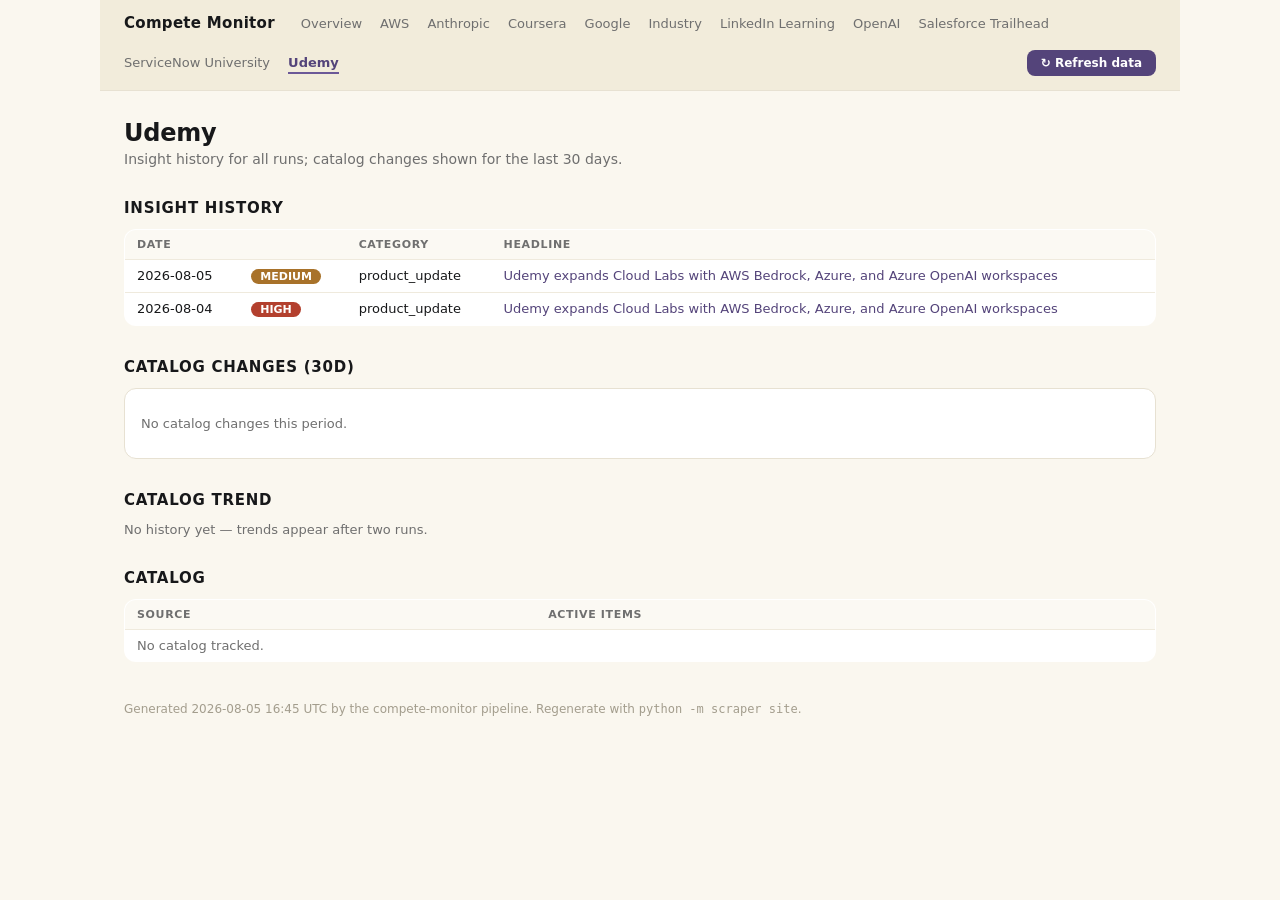
<file: competitor-udemy.html>
<!doctype html>
<html lang="en">
<head>
<meta charset="utf-8">
<meta name="viewport" content="width=device-width, initial-scale=1">
<title>Udemy — Compete Monitor</title>
<style>
  :root { color-scheme: light;
          --bg: #faf7ef; --band: #f2ecdb; --card: #ffffff;
          --line: #e7e1d2; --ink: #17181a; --muted: #6f6f6f;
          --teal: #6c5898; --teal-deep: #54447a; --teal-fill: #efecf6;
          --red: #b3402e; --amber: #a8722a; }
  * { box-sizing: border-box; }
  body { margin: 0; font-family: "Segoe UI", -apple-system, system-ui, sans-serif;
         background: var(--bg); color: var(--ink); }
  .wrap { max-width: 1080px; margin: 0 auto; padding: 0 24px 64px; }
  nav { background: var(--band); border-bottom: 1px solid var(--line);
        margin: 0 -24px 28px; padding: 14px 24px;
        display: flex; gap: 18px; flex-wrap: wrap; align-items: baseline; }
  nav .brand { color: var(--ink); font-weight: 700; font-size: 15px;
               letter-spacing: .02em; margin-right: 8px; text-decoration: none; }
  nav a { color: var(--muted); text-decoration: none; font-size: 13px; }
  nav a:hover { color: var(--teal-deep); }
  nav a.active { color: var(--teal-deep); border-bottom: 2px solid var(--teal);
                 padding-bottom: 2px; font-weight: 600; }
  nav .refresh { margin-left: auto; background: var(--teal-deep); color: #fff;
                 border: none; border-radius: 8px; padding: 6px 14px;
                 font-size: 12px; font-weight: 600; cursor: pointer;
                 text-decoration: none; }
  nav .refresh:hover { background: var(--teal); color: #fff; }
  nav button.refresh { font-family: inherit; }
  nav .refresh[disabled] { opacity: .75; cursor: default; }
  h1 { font-size: 24px; margin: 0 0 4px; letter-spacing: -.01em; }
  .sub { color: var(--muted); font-size: 14px; margin-bottom: 20px; }
  .summary { background: var(--card); border: 1px solid var(--line);
             border-left: 4px solid var(--teal); border-radius: 12px;
             padding: 14px 18px; font-size: 15px; line-height: 1.5; }
  .kpis { display: grid; grid-template-columns: repeat(auto-fit, minmax(150px,1fr));
          gap: 12px; margin: 20px 0 8px; }
  .kpi { background: var(--card); border: 1.5px solid var(--teal);
         border-radius: 12px; padding: 12px 16px; }
  .kpi .n { font-size: 24px; font-weight: 700; color: var(--teal);
            font-variant-numeric: tabular-nums; }
  .kpi .l { font-size: 11px; color: var(--muted); text-transform: uppercase;
            letter-spacing: .06em; }
  h2 { font-size: 15px; margin: 32px 0 12px; text-transform: uppercase;
       letter-spacing: .05em; }
  .cards { display: grid; grid-template-columns: repeat(auto-fill, minmax(320px,1fr));
           gap: 12px; }
  .card { background: var(--card); border: 1px solid var(--line);
          border-radius: 12px; padding: 14px 16px; }
  .card .meta { font-size: 12px; margin-bottom: 6px; }
  .badge { display: inline-block; border-radius: 10px; padding: 1px 9px;
           font-size: 11px; font-weight: 600; color: #fff; }
  .chip { display: inline-block; background: var(--teal-fill); border-radius: 10px;
          padding: 1px 9px; font-size: 11px; color: var(--teal-deep);
          margin-left: 6px; }
  .chip.new { background: #e4efe2; color: #3c6b35; font-weight: 700; }
  .card h3 { font-size: 15px; margin: 0 0 6px; }
  .card h3 a, td a, .comp-block a { color: var(--teal-deep); text-decoration: none; }
  .card p { font-size: 13px; color: #444; margin: 0; line-height: 1.45; }
  .card p + p { margin-top: 6px; }
  .card p strong { color: var(--ink); }
  .filters { display: flex; gap: 10px; flex-wrap: wrap; align-items: center;
             margin: 0 0 10px; font-size: 13px; }
  .filters select, .filters input { font: inherit; font-size: 13px;
             padding: 4px 8px; border: 1px solid var(--line);
             border-radius: 8px; background: var(--card); color: var(--ink); }
  .filters label { color: var(--muted); display: flex; gap: 6px;
                   align-items: center; }
  table { width: 100%; border-collapse: collapse; background: var(--card);
          border: 1px solid var(--line); border-radius: 12px; overflow: hidden;
          font-size: 13px; }
  th, td { text-align: left; padding: 8px 12px; border-bottom: 1px solid #efeadd;
           vertical-align: top; }
  th { background: #fbf9f3; font-size: 11px; color: var(--muted);
       text-transform: uppercase; letter-spacing: .06em; }
  tr:last-child td { border-bottom: none; }
  .comp-block { background: var(--card); border: 1px solid var(--line);
                border-radius: 12px; padding: 14px 16px; margin-bottom: 12px; }
  .comp-block h3 { margin: 0 0 8px; font-size: 15px; }
  .comp-block ul { margin: 6px 0; padding-left: 20px; font-size: 13px;
                   line-height: 1.6; }
  .muted { color: var(--muted); font-size: 13px; }
  .removed { color: var(--red); }
  .chart { background: var(--card); border: 1px solid var(--line);
           border-radius: 12px; padding: 14px 16px; margin-bottom: 12px; }
  .legend { font-size: 12px; margin-top: 6px; }
  .legend span { margin-right: 14px; }
  .dot { display: inline-block; width: 9px; height: 9px; border-radius: 5px;
         margin-right: 4px; }
  footer { margin-top: 40px; color: #a39d8d; font-size: 12px; }
</style>
</head>
<body>
<div class="wrap"><nav><a class="brand" href="index.html">Compete Monitor</a><a href="index.html">Overview</a><a href="competitor-aws.html">AWS</a><a href="competitor-anthropic.html">Anthropic</a><a href="competitor-coursera.html">Coursera</a><a href="competitor-google.html">Google</a><a href="competitor-industry.html">Industry</a><a href="competitor-linkedin-learning.html">LinkedIn Learning</a><a href="competitor-openai.html">OpenAI</a><a href="competitor-salesforce-trailhead.html">Salesforce Trailhead</a><a href="competitor-servicenow-university.html">ServiceNow University</a><a href="competitor-udemy.html" class="active">Udemy</a><a class="refresh" href="https://github.com/amyge0510/ASN-Compete-Dashboard/actions/workflows/monitor.yml" target="_blank" rel="noopener" title="Runs a fresh check (takes ~15 minutes); refresh this page afterwards">&#8635; Refresh data</a></nav>
<h1>Udemy</h1><div class="sub">Insight history for all runs; catalog changes shown for the last 30 days.</div><h2>Insight history</h2><table><tr><th>Date</th><th></th><th>Category</th><th>Headline</th></tr><tr data-competitor="Udemy" data-category="product_update" data-sig="medium" data-date="2026-08-05"><td>2026-08-05</td><td><span class="badge" style="background:#a8722a">MEDIUM</span></td><td>product_update</td><td><a href="https://about.udemy.com/udemy-news/product-platform-innovations-across-coursera-udemy/">Udemy expands Cloud Labs with AWS Bedrock, Azure, and Azure OpenAI workspaces</a></td></tr><tr data-competitor="Udemy" data-category="product_update" data-sig="high" data-date="2026-08-04"><td>2026-08-04</td><td><span class="badge" style="background:#b3402e">HIGH</span></td><td>product_update</td><td><a href="https://blog.coursera.org/accelerating-product-and-platform-innovations-across-coursera-and-udemy/">Udemy expands Cloud Labs with AWS Bedrock, Azure, and Azure OpenAI workspaces</a></td></tr></table><h2>Catalog changes (30d)</h2><div class="comp-block"><p class="muted">No catalog changes this period.</p></div><h2>Catalog trend</h2><p class="muted">No history yet — trends appear after two runs.</p><h2>Catalog</h2><table><tr><th>Source</th><th>Active items</th></tr><tr><td colspan="2" class="muted">No catalog tracked.</td></tr></table>
<footer>Generated 2026-08-05 16:45 UTC by the compete-monitor pipeline. Regenerate with <code>python -m scraper site</code>.</footer></div>
</body>
</html>
</file>
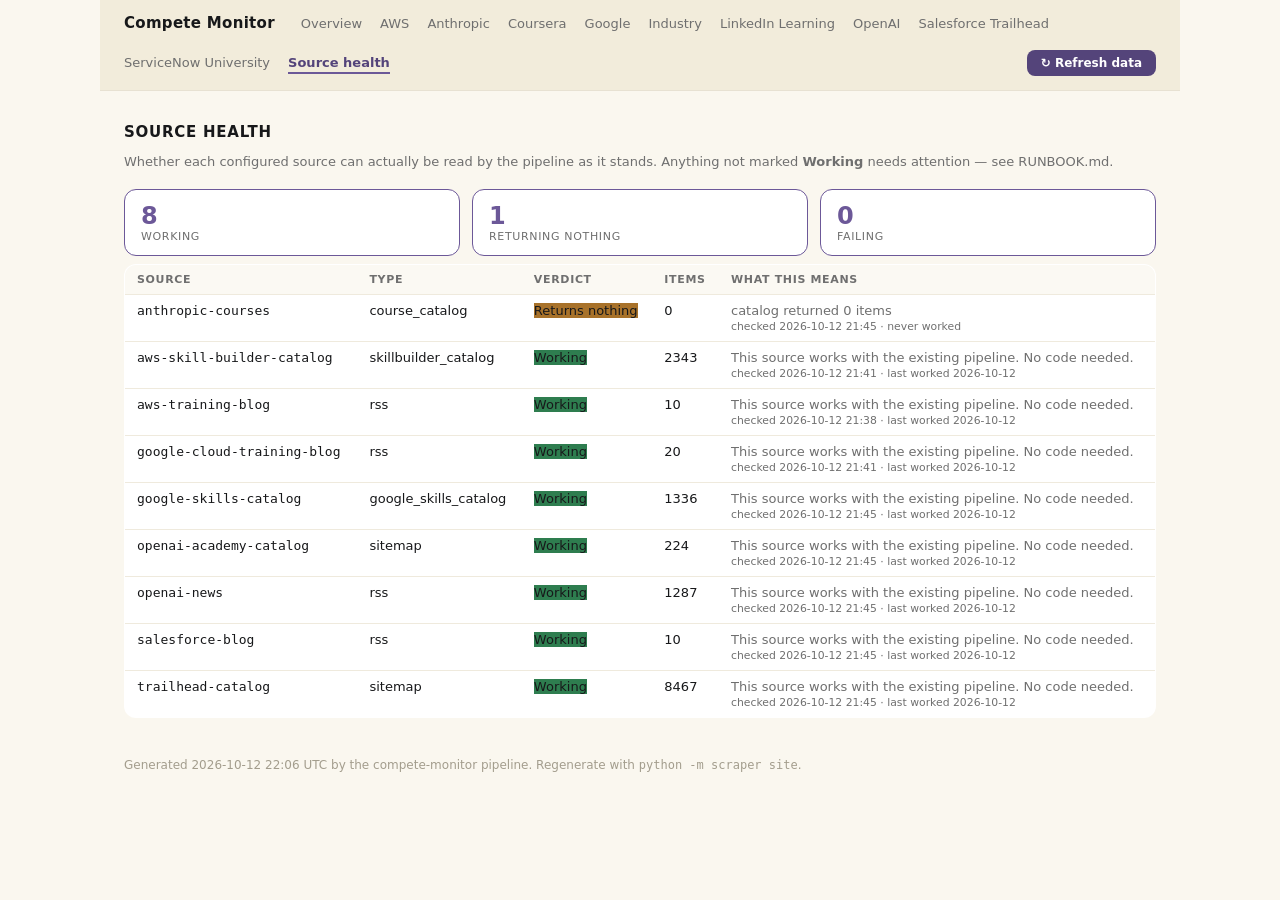
<file: sources.html>
<!doctype html>
<html lang="en">
<head>
<meta charset="utf-8">
<meta name="viewport" content="width=device-width, initial-scale=1">
<title>Source health — Compete Monitor</title>
<style>
  :root { color-scheme: light;
          --bg: #faf7ef; --band: #f2ecdb; --card: #ffffff;
          --line: #e7e1d2; --ink: #17181a; --muted: #6f6f6f;
          --teal: #6c5898; --teal-deep: #54447a; --teal-fill: #efecf6;
          --red: #b3402e; --amber: #a8722a; }
  * { box-sizing: border-box; }
  body { margin: 0; font-family: "Segoe UI", -apple-system, system-ui, sans-serif;
         background: var(--bg); color: var(--ink); }
  .wrap { max-width: 1080px; margin: 0 auto; padding: 0 24px 64px; }
  nav { background: var(--band); border-bottom: 1px solid var(--line);
        margin: 0 -24px 28px; padding: 14px 24px;
        display: flex; gap: 18px; flex-wrap: wrap; align-items: baseline; }
  nav .brand { color: var(--ink); font-weight: 700; font-size: 15px;
               letter-spacing: .02em; margin-right: 8px; text-decoration: none; }
  nav a { color: var(--muted); text-decoration: none; font-size: 13px; }
  nav a:hover { color: var(--teal-deep); }
  nav a.active { color: var(--teal-deep); border-bottom: 2px solid var(--teal);
                 padding-bottom: 2px; font-weight: 600; }
  nav .refresh { margin-left: auto; background: var(--teal-deep); color: #fff;
                 border: none; border-radius: 8px; padding: 6px 14px;
                 font-size: 12px; font-weight: 600; cursor: pointer;
                 text-decoration: none; }
  nav .refresh:hover { background: var(--teal); color: #fff; }
  nav button.refresh { font-family: inherit; }
  nav .refresh[disabled] { opacity: .75; cursor: default; }
  h1 { font-size: 24px; margin: 0 0 4px; letter-spacing: -.01em; }
  .sub { color: var(--muted); font-size: 14px; margin-bottom: 20px; }
  .summary { background: var(--card); border: 1px solid var(--line);
             border-left: 4px solid var(--teal); border-radius: 12px;
             padding: 14px 18px; font-size: 15px; line-height: 1.5; }
  .kpis { display: grid; grid-template-columns: repeat(auto-fit, minmax(150px,1fr));
          gap: 12px; margin: 20px 0 8px; }
  .kpi { background: var(--card); border: 1.5px solid var(--teal);
         border-radius: 12px; padding: 12px 16px; }
  .kpi .n { font-size: 24px; font-weight: 700; color: var(--teal);
            font-variant-numeric: tabular-nums; }
  .kpi .l { font-size: 11px; color: var(--muted); text-transform: uppercase;
            letter-spacing: .06em; }
  h2 { font-size: 15px; margin: 32px 0 12px; text-transform: uppercase;
       letter-spacing: .05em; }
  .cards { display: grid; grid-template-columns: repeat(auto-fill, minmax(320px,1fr));
           gap: 12px; }
  .card { background: var(--card); border: 1px solid var(--line);
          border-radius: 12px; padding: 14px 16px; }
  .card .meta { font-size: 12px; margin-bottom: 6px; }
  .badge { display: inline-block; border-radius: 10px; padding: 1px 9px;
           font-size: 11px; font-weight: 600; color: #fff; }
  .chip { display: inline-block; background: var(--teal-fill); border-radius: 10px;
          padding: 1px 9px; font-size: 11px; color: var(--teal-deep);
          margin-left: 6px; }
  .chip.new { background: #e4efe2; color: #3c6b35; font-weight: 700; }
  .card h3 { font-size: 15px; margin: 0 0 6px; }
  .card h3 a, td a, .comp-block a { color: var(--teal-deep); text-decoration: none; }
  .card p { font-size: 13px; color: #444; margin: 0; line-height: 1.45; }
  .card p + p { margin-top: 6px; }
  .card p strong { color: var(--ink); }
  .filters { display: flex; gap: 10px; flex-wrap: wrap; align-items: center;
             margin: 0 0 10px; font-size: 13px; }
  .filters select, .filters input { font: inherit; font-size: 13px;
             padding: 4px 8px; border: 1px solid var(--line);
             border-radius: 8px; background: var(--card); color: var(--ink); }
  .filters label { color: var(--muted); display: flex; gap: 6px;
                   align-items: center; }
  table { width: 100%; border-collapse: collapse; background: var(--card);
          border: 1px solid var(--line); border-radius: 12px; overflow: hidden;
          font-size: 13px; }
  th, td { text-align: left; padding: 8px 12px; border-bottom: 1px solid #efeadd;
           vertical-align: top; }
  th { background: #fbf9f3; font-size: 11px; color: var(--muted);
       text-transform: uppercase; letter-spacing: .06em; }
  tr:last-child td { border-bottom: none; }
  .comp-block { background: var(--card); border: 1px solid var(--line);
                border-radius: 12px; padding: 14px 16px; margin-bottom: 12px; }
  .comp-block h3 { margin: 0 0 8px; font-size: 15px; }
  .comp-block ul { margin: 6px 0; padding-left: 20px; font-size: 13px;
                   line-height: 1.6; }
  .muted { color: var(--muted); font-size: 13px; }
  .removed { color: var(--red); }
  .chart { background: var(--card); border: 1px solid var(--line);
           border-radius: 12px; padding: 14px 16px; margin-bottom: 12px; }
  .legend { font-size: 12px; margin-top: 6px; }
  .legend span { margin-right: 14px; }
  .dot { display: inline-block; width: 9px; height: 9px; border-radius: 5px;
         margin-right: 4px; }
  footer { margin-top: 40px; color: #a39d8d; font-size: 12px; }
</style>
</head>
<body>
<div class="wrap"><nav><a class="brand" href="index.html">Compete Monitor</a><a href="index.html">Overview</a><a href="competitor-aws.html">AWS</a><a href="competitor-anthropic.html">Anthropic</a><a href="competitor-coursera.html">Coursera</a><a href="competitor-google.html">Google</a><a href="competitor-industry.html">Industry</a><a href="competitor-linkedin-learning.html">LinkedIn Learning</a><a href="competitor-openai.html">OpenAI</a><a href="competitor-salesforce-trailhead.html">Salesforce Trailhead</a><a href="competitor-servicenow-university.html">ServiceNow University</a><a href="sources.html" class="active">Source health</a><a class="refresh" href="https://github.com/amyge0510/ASN-Compete-Dashboard/actions/workflows/monitor.yml" target="_blank" rel="noopener" title="Runs a fresh check (takes ~15 minutes); refresh this page afterwards">&#8635; Refresh data</a></nav>
<h2>Source health</h2><p class="muted">Whether each configured source can actually be read by the pipeline as it stands. Anything not marked <b>Working</b> needs attention — see RUNBOOK.md.</p><div class="kpis"><div class="kpi"><div class="n">8</div><div class="l">working</div></div><div class="kpi"><div class="n">1</div><div class="l">returning nothing</div></div><div class="kpi"><div class="n">0</div><div class="l">failing</div></div></div><table><thead><tr><th>Source</th><th>Type</th><th>Verdict</th><th>Items</th><th>What this means</th></tr></thead><tbody><tr><td><code>anthropic-courses</code></td><td>course_catalog</td><td><span class="sig" style="background:#a8722a">Returns nothing</span></td><td>0</td><td class="muted">catalog returned 0 items<br><small>checked 2026-10-12 21:45 · never worked</small></td></tr><tr><td><code>aws-skill-builder-catalog</code></td><td>skillbuilder_catalog</td><td><span class="sig" style="background:#2e7d4f">Working</span></td><td>2343</td><td class="muted">This source works with the existing pipeline. No code needed.<br><small>checked 2026-10-12 21:41 · last worked 2026-10-12</small></td></tr><tr><td><code>aws-training-blog</code></td><td>rss</td><td><span class="sig" style="background:#2e7d4f">Working</span></td><td>10</td><td class="muted">This source works with the existing pipeline. No code needed.<br><small>checked 2026-10-12 21:38 · last worked 2026-10-12</small></td></tr><tr><td><code>google-cloud-training-blog</code></td><td>rss</td><td><span class="sig" style="background:#2e7d4f">Working</span></td><td>20</td><td class="muted">This source works with the existing pipeline. No code needed.<br><small>checked 2026-10-12 21:41 · last worked 2026-10-12</small></td></tr><tr><td><code>google-skills-catalog</code></td><td>google_skills_catalog</td><td><span class="sig" style="background:#2e7d4f">Working</span></td><td>1336</td><td class="muted">This source works with the existing pipeline. No code needed.<br><small>checked 2026-10-12 21:45 · last worked 2026-10-12</small></td></tr><tr><td><code>openai-academy-catalog</code></td><td>sitemap</td><td><span class="sig" style="background:#2e7d4f">Working</span></td><td>224</td><td class="muted">This source works with the existing pipeline. No code needed.<br><small>checked 2026-10-12 21:45 · last worked 2026-10-12</small></td></tr><tr><td><code>openai-news</code></td><td>rss</td><td><span class="sig" style="background:#2e7d4f">Working</span></td><td>1287</td><td class="muted">This source works with the existing pipeline. No code needed.<br><small>checked 2026-10-12 21:45 · last worked 2026-10-12</small></td></tr><tr><td><code>salesforce-blog</code></td><td>rss</td><td><span class="sig" style="background:#2e7d4f">Working</span></td><td>10</td><td class="muted">This source works with the existing pipeline. No code needed.<br><small>checked 2026-10-12 21:45 · last worked 2026-10-12</small></td></tr><tr><td><code>trailhead-catalog</code></td><td>sitemap</td><td><span class="sig" style="background:#2e7d4f">Working</span></td><td>8467</td><td class="muted">This source works with the existing pipeline. No code needed.<br><small>checked 2026-10-12 21:45 · last worked 2026-10-12</small></td></tr></tbody></table>
<footer>Generated 2026-10-12 22:06 UTC by the compete-monitor pipeline. Regenerate with <code>python -m scraper site</code>.</footer></div>
</body>
</html>
</file>
<file: photobooth/style.css>
:root {
  --paper: #f8f5ee;
  --floor: #fdf6e7;
  --ink: #2f2b27;
  --ink-soft: #6e665d;
  --line: #3a3530;
  --brand: #9b3f32;
  --brand-ink: #fff7f2;
  --chip: #f1ebdf;
  --case: #f2f0ec;
  --strip-bg: #191613;
  --shadow: #e9e1d2;
  --mono: "Courier Prime", "Courier New", ui-monospace, monospace;
  --sans: "Helvetica Neue", Helvetica, Arial, system-ui, sans-serif;
}

* { box-sizing: border-box; }

[hidden] { display: none !important; }

html, body { margin: 0; }

body {
  background: var(--floor);
  color: var(--ink);
  font-family: var(--sans);
  -webkit-font-smoothing: antialiased;
  min-height: 100vh;
  display: flex;
  flex-direction: column;
}

button { font: inherit; color: inherit; cursor: pointer; }
button:disabled { cursor: not-allowed; }
:focus-visible { outline: 2px solid var(--brand); outline-offset: 3px; }

/* ---------- header ---------- */

.top {
  background: var(--paper);
  padding: 40px 16px 52px;
  text-align: center;
}

.tagline {
  margin: 0 0 28px;
  font-weight: 400;
  font-size: clamp(22px, 4.2vw, 28px);
  color: var(--ink-soft);
  letter-spacing: -0.01em;
}

.mode-toggle {
  display: inline-flex;
  padding: 0;
  border: 1px solid #e0d9cc;
  border-radius: 999px;
  background: #fbf9f4;
}

.mode {
  border: 0;
  background: transparent;
  padding: 22px 30px;
  font-size: 19px;
  color: var(--ink-soft);
  border-radius: 999px;
  transition: background .2s, color .2s, box-shadow .2s;
}

.mode.is-active {
  background: var(--brand);
  color: var(--brand-ink);
  /* the little "double ring" around the active pill */
  box-shadow: 0 0 0 3px var(--paper), 0 0 0 5px var(--brand);
}

.mode:disabled { opacity: .55; }

/* ---------- main floor ---------- */

.floor {
  flex: 1;
  display: flex;
  flex-wrap: wrap;
  justify-content: center;
  align-items: flex-start;
  gap: 48px 64px;
  overflow-x: clip; /* the glow behind the machine bleeds past the edges */
  padding: 40px 16px 56px;
}

/* ---------- camera side ---------- */

.booth {
  width: min(460px, 100%);
  display: flex;
  flex-direction: column;
  gap: 16px;
}

.viewfinder {
  position: relative;
  aspect-ratio: 15 / 11;
  border: 2px solid var(--line);
  border-radius: 10px;
  background: var(--strip-bg);
  overflow: hidden;
  box-shadow: 8px 8px 0 var(--shadow);
}

.viewfinder video {
  position: absolute;
  inset: 0;
  width: 100%;
  height: 100%;
  object-fit: cover;
  transform: scaleX(-1); /* selfie mirror, matches what gets captured */
  transition: filter .3s;
}

.vf-empty {
  position: absolute;
  inset: 0;
  display: flex;
  flex-direction: column;
  align-items: center;
  justify-content: center;
  gap: 14px;
  padding: 16px;
  color: #d9d0c3;
  text-align: center;
  font-family: var(--mono);
}

.vf-empty p { margin: 0; }
.vf-error { color: #f0b9a8; font-size: 14px; max-width: 32ch; }

.vf-count {
  position: absolute;
  inset: 0;
  display: grid;
  place-items: center;
  font-family: var(--mono);
  font-weight: 700;
  font-size: clamp(72px, 22vw, 120px);
  color: #fffaf0;
  text-shadow: 0 2px 18px rgba(0,0,0,.45);
  pointer-events: none;
}

.vf-count.pop { animation: pop .9s ease-out; }

@keyframes pop {
  0% { transform: scale(1.35); opacity: 0; }
  20% { opacity: 1; }
  100% { transform: scale(.9); opacity: .15; }
}

.vf-turn,
.vf-progress {
  position: absolute;
  left: 50%;
  transform: translateX(-50%);
  padding: 6px 14px;
  border-radius: 999px;
  background: rgba(25, 22, 19, .72);
  color: #f7efe2;
  font-family: var(--mono);
  font-size: 14px;
  letter-spacing: .06em;
  white-space: nowrap;
}

.vf-turn { top: 12px; }
.vf-progress { bottom: 12px; }

.vf-flash {
  position: absolute;
  inset: 0;
  background: #fff;
  opacity: 0;
  pointer-events: none;
}

.vf-flash.go { animation: flash .45s ease-out; }

@keyframes flash {
  0% { opacity: .95; }
  100% { opacity: 0; }
}

.thumbs {
  display: flex;
  gap: 8px;
  min-height: 0;
  overflow-x: auto;
  padding-bottom: 2px;
}

.thumbs:empty { display: none; }

.thumbs canvas {
  flex: none;
  width: 64px;
  height: auto;
  border-radius: 4px;
  border: 1.5px solid var(--line);
  animation: drop .3s ease-out;
}

@keyframes drop {
  from { transform: translateY(-6px); opacity: 0; }
  to { transform: none; opacity: 1; }
}

.controls {
  display: flex;
  flex-direction: column;
  gap: 18px;
}

.control {
  display: flex;
  align-items: center;
  gap: 14px;
  flex-wrap: wrap;
}

.control-label {
  width: 52px;
  font-family: var(--mono);
  font-size: 14px;
  color: var(--ink-soft);
}

.stepper {
  display: inline-flex;
  align-items: center;
  border: 1.5px solid var(--line);
  border-radius: 999px;
  background: #fffdf8;
}

.step {
  width: 40px;
  height: 38px;
  border: 0;
  background: transparent;
  font-size: 20px;
  border-radius: 999px;
}

.step:hover:not(:disabled) { background: var(--chip); }
.step:disabled { opacity: .35; }

.stepper output {
  min-width: 28px;
  text-align: center;
  font-family: var(--mono);
  font-weight: 700;
  font-size: 18px;
}

.chips { display: flex; flex-wrap: wrap; gap: 8px; }

.chip {
  border: 1.5px solid #d8cfbf;
  background: #fffdf8;
  padding: 8px 14px;
  border-radius: 999px;
  font-size: 15px;
  color: var(--ink-soft);
  transition: background .15s, border-color .15s, color .15s;
}

.chip:hover:not(:disabled):not(.is-active) { border-color: var(--line); color: var(--ink); }

.chip.is-active {
  background: var(--ink);
  border-color: var(--ink);
  color: #fbf6ee;
}

.chip:disabled { opacity: .5; }

.actions {
  display: flex;
  flex-wrap: wrap;
  gap: 12px;
  align-items: center;
}

.btn {
  border-radius: 999px;
  font-size: 17px;
  transition: transform .1s, opacity .2s;
}

.btn:active:not(:disabled) { transform: translateY(1px); }

.btn-primary {
  border: 2px solid var(--brand);
  padding: 3px;
  background: transparent;
}

.btn-primary span {
  display: block;
  background: var(--brand);
  color: var(--brand-ink);
  border-radius: 999px;
  padding: 13px 26px;
}

.btn-primary:disabled { opacity: .4; }

.btn-ghost {
  border: 1.5px solid var(--line);
  background: #fffdf8;
  padding: 13px 22px;
}

.btn-ghost:hover { background: var(--chip); }

.hint {
  margin: 0;
  font-size: 14px;
  color: var(--ink-soft);
  min-height: 1.4em;
}

/* ---------- the machine ---------- */

.machine-wrap {
  position: relative;
  display: flex;
  justify-content: center;
  padding-top: 4px;
}

.glow {
  position: absolute;
  inset: 10% -30%;
  background: radial-gradient(closest-side, #fffaf0 0%, rgba(255,250,240,0) 100%);
  pointer-events: none;
}

.machine {
  position: relative;
  display: flex;
  flex-direction: column;
  align-items: center;
}

.sign {
  position: relative;
  z-index: 2;
  margin-bottom: -18px;
  padding: 6px;
  background: #f8f6ee;
  border: 2px solid var(--line);
  border-radius: 9px;
  box-shadow: 5px 5px 0 var(--shadow);
}

.sign span {
  display: block;
  padding: 18px 34px;
  border: 1px solid #c9c3b6;
  border-radius: 5px;
  font-family: var(--mono);
  font-weight: 700;
  font-size: 18px;
  line-height: 1.45;
  letter-spacing: .32em;
  text-align: center;
  color: #1e1b18;
  /* letter-spacing adds trailing space; pull it back so text stays centred */
  text-indent: .32em;
}

.case {
  position: relative;
  min-width: 300px;
  padding: 64px 44px 60px;
  border: 2px solid var(--line);
  border-radius: 6px;
  background:
    repeating-linear-gradient(90deg, rgba(0,0,0,.035) 0 1px, transparent 1px 5px),
    var(--case);
  /* the inner hairline + the offset paper shadow from the sketch */
  box-shadow:
    inset 0 0 0 5px var(--case),
    inset 0 0 0 6px #bdb8b0,
    10px 10px 0 var(--shadow);
  display: flex;
  flex-direction: column;
  align-items: center;
}

.slot {
  position: relative;
  z-index: 2;
  display: flex;
  align-items: center;
  gap: 8px;
  width: calc(100% + 22px);
  padding: 7px 8px;
  border: 1.5px solid #5e5953;
  border-radius: 4px;
  background: linear-gradient(#f4f3f1, #cfccc7 55%, #e2dfda);
  box-shadow: 0 3px 5px rgba(0,0,0,.18);
}

.screw {
  width: 9px;
  height: 9px;
  border-radius: 50%;
  border: 1px solid #77726b;
  background: radial-gradient(circle at 35% 35%, #fff, #b8b4ad);
  flex: none;
}

.slot-mouth {
  flex: 1;
  height: 16px;
  border-radius: 999px;
  background: linear-gradient(#000, #2c2926);
  box-shadow: inset 0 2px 3px rgba(0,0,0,.8);
}

/* the strip slides out from under the slot, so the tray clips it */
.tray {
  position: relative;
  margin-top: -6px;
  min-height: 420px;
  min-width: 216px;
  overflow: hidden;
  display: flex;
  justify-content: center;
}

.tray-empty {
  margin: 140px 0 0;
  font-family: var(--mono);
  font-size: 14px;
  line-height: 1.6;
  color: #a39c90;
  text-align: center;
}

.strip {
  display: block;
  width: 216px;
  height: auto;
  box-shadow: 6px 8px 14px rgba(40, 30, 20, .28);
  transform: translateY(-101%);
}

.strip.wide { width: 380px; }

.strip.printing {
  animation-name: print, develop;
  animation-timing-function: cubic-bezier(.3, .1, .3, 1), ease-out;
  animation-fill-mode: forwards, both;
}

.strip.printed { transform: none; }

.strip.redevelop { animation: develop 1.2s ease-out both; }

@keyframes print {
  from { transform: translateY(-101%); }
  to { transform: translateY(0); }
}

@keyframes develop {
  0% { filter: brightness(1.9) contrast(.35) sepia(.4) blur(1.5px); }
  60% { filter: brightness(1.15) contrast(.85) sepia(.1) blur(0); }
  100% { filter: none; }
}

/* decorative stars scattered around the strip */
.stars {
  position: absolute;
  inset: 0;
  pointer-events: none;
}

.star {
  position: absolute;
  filter: drop-shadow(1px 2px 1.5px rgba(60, 50, 40, .35));
  animation: twinkle 3.2s ease-in-out infinite;
}

@keyframes twinkle {
  0%, 100% { transform: rotate(var(--r, 0deg)) scale(1); }
  50% { transform: rotate(calc(var(--r, 0deg) + 12deg)) scale(.86); }
}

.foot {
  padding: 18px 16px 28px;
  text-align: center;
  font-family: var(--mono);
  font-size: 13px;
  color: #a39c90;
}

@media (max-width: 540px) {
  .mode { padding: 16px 22px; font-size: 17px; }
  .case { min-width: 0; padding: 60px 26px 50px; }
  .sign span { padding: 14px 22px; font-size: 15px; }
  .strip { width: 190px; }
  .strip.wide { width: min(300px, 78vw); }
  .tray { min-width: 190px; }
}

@media (prefers-reduced-motion: reduce) {
  .star, .vf-count.pop, .thumbs canvas { animation: none; }
  .strip.printing { animation-duration: .01s, 1.2s !important; }
}
</file>
